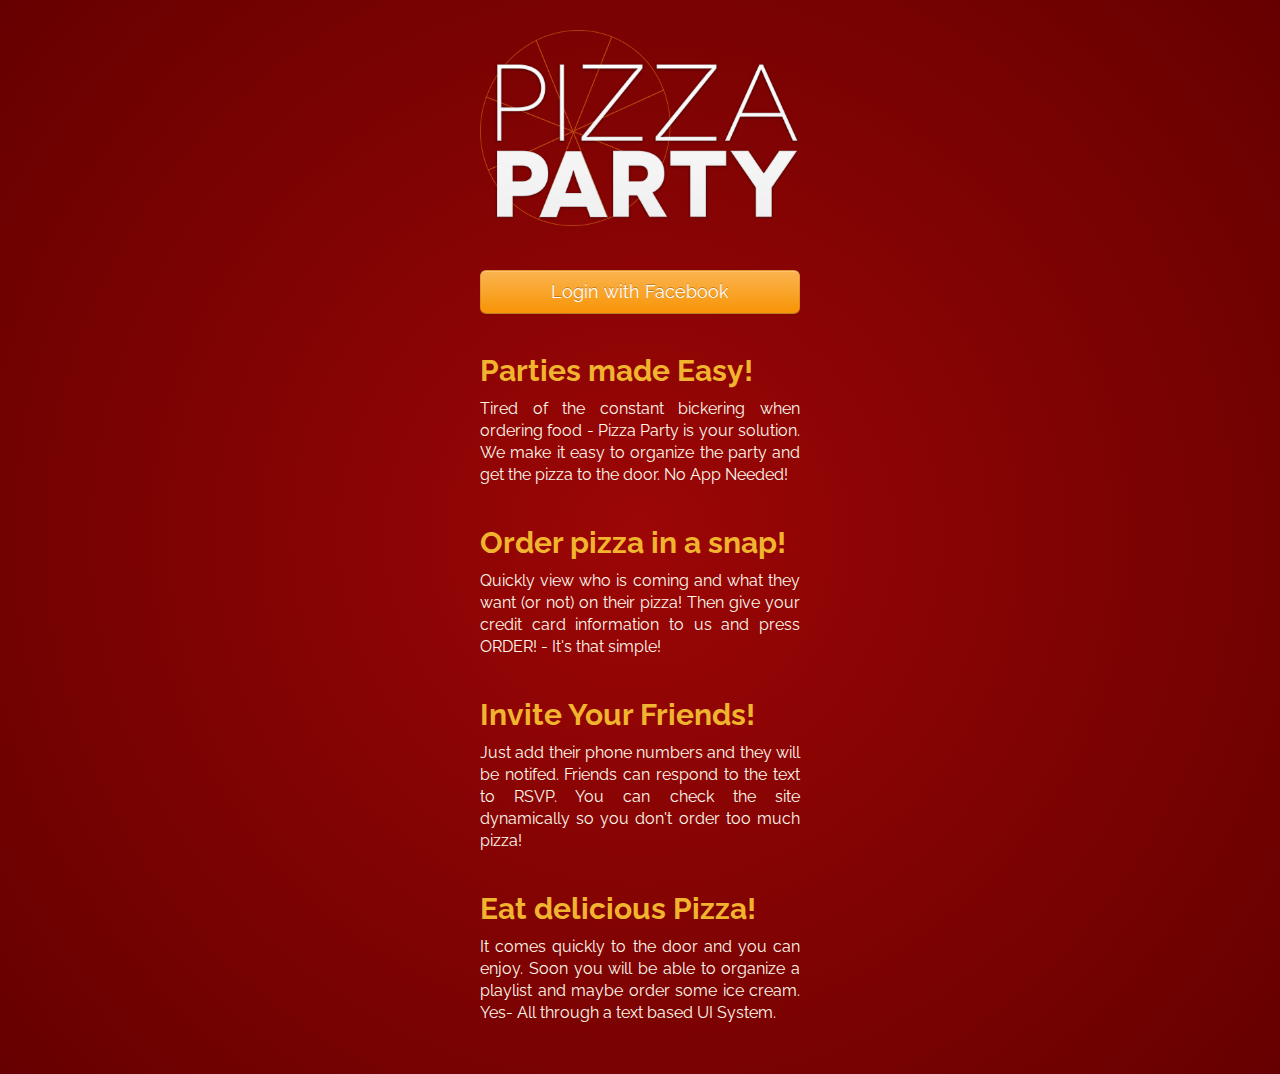
<file: index.html>
<!DOCTYPE html>
<html lang="en">
  <head>
    <meta charset="utf-8">
    <title>Pizza Party</title>
    <meta name="viewport" content="width=device-width, initial-scale=1.0">
    <meta name="description" content="">
    <meta name="author" content="">

    <!-- Le styles -->


    <link href="css/bootstrap.css" rel="stylesheet">
    <link href="css/bootstrap-responsive.css" rel="stylesheet">
    <link href="css/style.css" rel="stylesheet">

    <!-- HTML5 shim, for IE6-8 support of HTML5 elements -->
    <!--[if lt IE 9]>
      <script src="http://html5shim.googlecode.com/svn/trunk/html5.js"></script>
    <![endif]-->

    <!-- Fav and touch icons -->
    <link rel="apple-touch-icon-precomposed" sizes="144x144" href="../assets/ico/apple-touch-icon-144-precomposed.png">
    <link rel="apple-touch-icon-precomposed" sizes="114x114" href="../assets/ico/apple-touch-icon-114-precomposed.png">
      <link rel="apple-touch-icon-precomposed" sizes="72x72" href="../assets/ico/apple-touch-icon-72-precomposed.png">
                    <link rel="apple-touch-icon-precomposed" href="../assets/ico/apple-touch-icon-57-precomposed.png">
                                   <link rel="shortcut icon" href="../assets/ico/favicon.png">
  </head>

  <body class="step1">

    <div class="container-narrow">

      <header>
        <!-- Responsive Logo -->
      </header>



      <a type="button" class="btn btn-large btn-block btn-warning" data-loading-text="Loading..." href="reg.html">Login with Facebook</a>


      <div class="row">
        <div class="span">
          <h4>Parties made Easy!</h4>
          <p>
            Tired of the constant bickering when ordering food - Pizza Party is your solution. We make it easy to organize the party and get the pizza to the door. No App Needed!
          </p>
       </div>

               <div class="span">

          <h4>Order pizza in a snap!</h4>
          <p>
            Quickly view who is coming and what they want (or not) on their pizza! Then give your credit card information to us and press ORDER! - It's that simple!
          </p>
        </div>
        <div class="span">

          <h4>Invite Your Friends!</h4>
          <p>Just add their phone numbers and they will be notifed. Friends can respond to the text to RSVP. You can check the site dynamically so you don't order too much pizza!
          </p>
        </div>
        <div class="span">

          <h4>Eat delicious Pizza!</h4>
          <p>It comes quickly to the door and you can enjoy. Soon you will be able to organize a playlist and maybe order some ice cream. Yes- All through a text based UI System.</p>
          
        </div>
      </div>


    </div> <!-- /container -->

    <!-- Le javascript
    ================================================== -->
    <!-- Placed at the end of the document so the pages load faster -->
    <script src="js/jquery.js"></script>
    <script src="js/bootstrap.js"></script>


  </body>
</html>
</file>
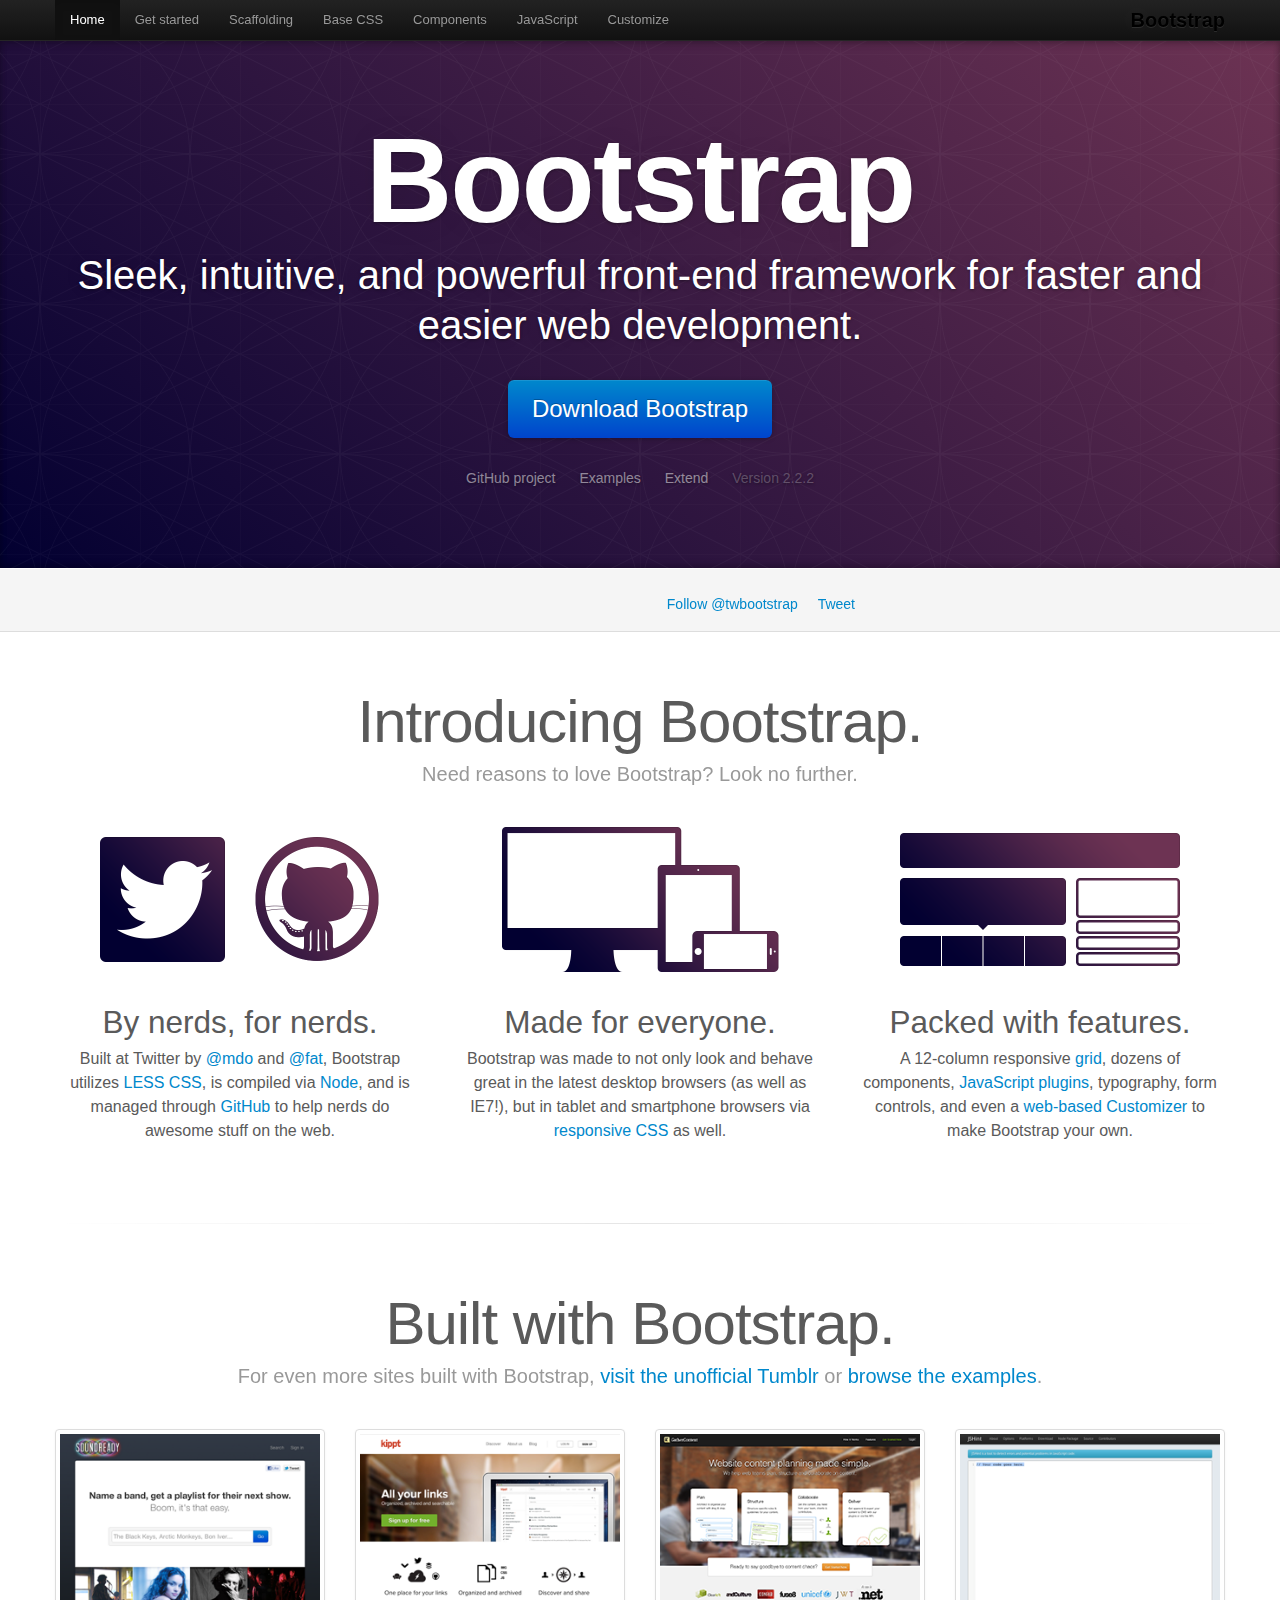
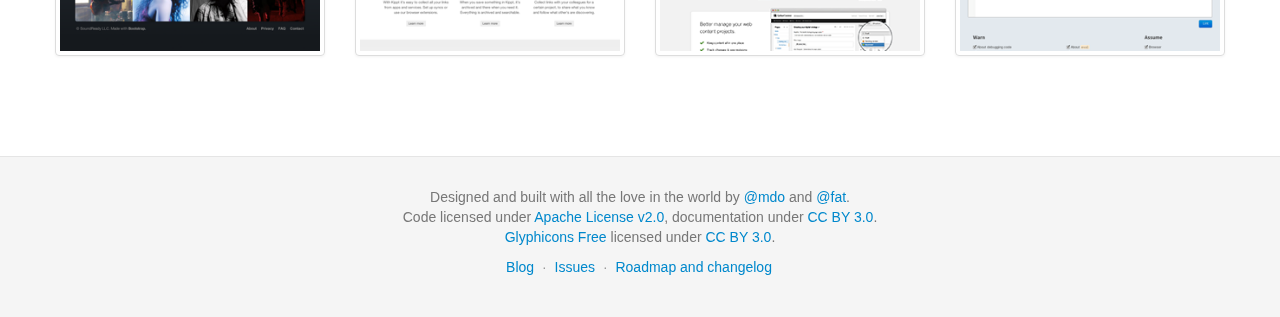
<file: docs/index.html>
<!DOCTYPE html>
<html lang="en">
  <head>
    <meta charset="utf-8">
    <title>Bootstrap</title>
    <meta name="viewport" content="width=device-width, initial-scale=1.0">
    <meta name="description" content="">
    <meta name="author" content="">

    <!-- Le styles -->
    <link href="assets/css/bootstrap.css" rel="stylesheet">
    <link href="assets/css/bootstrap-responsive.css" rel="stylesheet">
    <link href="assets/css/docs.css" rel="stylesheet">
    <link href="assets/js/google-code-prettify/prettify.css" rel="stylesheet">

    <!-- Le HTML5 shim, for IE6-8 support of HTML5 elements -->
    <!--[if lt IE 9]>
      <script src="http://html5shim.googlecode.com/svn/trunk/html5.js"></script>
    <![endif]-->

    <!-- Le fav and touch icons -->
    <link rel="apple-touch-icon-precomposed" sizes="144x144" href="assets/ico/apple-touch-icon-144-precomposed.png">
    <link rel="apple-touch-icon-precomposed" sizes="114x114" href="assets/ico/apple-touch-icon-114-precomposed.png">
      <link rel="apple-touch-icon-precomposed" sizes="72x72" href="assets/ico/apple-touch-icon-72-precomposed.png">
                    <link rel="apple-touch-icon-precomposed" href="assets/ico/apple-touch-icon-57-precomposed.png">
                                   <link rel="shortcut icon" href="assets/ico/favicon.png">

  </head>

  <body data-spy="scroll" data-target=".bs-docs-sidebar">

    <!-- Navbar
    ================================================== -->
    <div class="navbar navbar-inverse navbar-fixed-top">
      <div class="navbar-inner">
        <div class="container">
          <button type="button" class="btn btn-navbar" data-toggle="collapse" data-target=".nav-collapse">
            <span class="icon-bar"></span>
            <span class="icon-bar"></span>
            <span class="icon-bar"></span>
          </button>
          <a class="brand" href="./index.html">Bootstrap</a>
          <div class="nav-collapse collapse">
            <ul class="nav">
              <li class="active">
                <a href="./index.html">Home</a>
              </li>
              <li class="">
                <a href="./getting-started.html">Get started</a>
              </li>
              <li class="">
                <a href="./scaffolding.html">Scaffolding</a>
              </li>
              <li class="">
                <a href="./base-css.html">Base CSS</a>
              </li>
              <li class="">
                <a href="./components.html">Components</a>
              </li>
              <li class="">
                <a href="./javascript.html">JavaScript</a>
              </li>
              <li class="">
                <a href="./customize.html">Customize</a>
              </li>
            </ul>
          </div>
        </div>
      </div>
    </div>

<div class="jumbotron masthead">
  <div class="container">
    <h1>Bootstrap</h1>
    <p>Sleek, intuitive, and powerful front-end framework for faster and easier web development.</p>
    <p>
      <a href="assets/bootstrap.zip" class="btn btn-primary btn-large" >Download Bootstrap</a>
    </p>
    <ul class="masthead-links">
      <li>
        <a href="http://github.com/twitter/bootstrap" >GitHub project</a>
      </li>
      <li>
        <a href="./getting-started.html#examples" >Examples</a>
      </li>
      <li>
        <a href="./extend.html" >Extend</a>
      </li>
      <li>
        Version 2.2.2
      </li>
    </ul>
  </div>
</div>

<div class="bs-docs-social">
  <div class="container">
    <ul class="bs-docs-social-buttons">
      <li>
        <iframe class="github-btn" src="http://ghbtns.com/github-btn.html?user=twitter&repo=bootstrap&type=watch&count=true" allowtransparency="true" frameborder="0" scrolling="0" width="100px" height="20px"></iframe>
      </li>
      <li>
        <iframe class="github-btn" src="http://ghbtns.com/github-btn.html?user=twitter&repo=bootstrap&type=fork&count=true" allowtransparency="true" frameborder="0" scrolling="0" width="102px" height="20px"></iframe>
      </li>
      <li class="follow-btn">
        <a href="https://twitter.com/twbootstrap" class="twitter-follow-button" data-link-color="#0069D6" data-show-count="true">Follow @twbootstrap</a>
      </li>
      <li class="tweet-btn">
        <a href="https://twitter.com/share" class="twitter-share-button" data-url="http://twitter.github.com/bootstrap/" data-count="horizontal" data-via="twbootstrap" data-related="mdo:Creator of Twitter Bootstrap">Tweet</a>
      </li>
    </ul>
  </div>
</div>

<div class="container">

  <div class="marketing">

    <h1>Introducing Bootstrap.</h1>
    <p class="marketing-byline">Need reasons to love Bootstrap? Look no further.</p>

    <div class="row-fluid">
      <div class="span4">
        <img class="marketing-img" src="assets/img/bs-docs-twitter-github.png">
        <h2>By nerds, for nerds.</h2>
        <p>Built at Twitter by <a href="http://twitter.com/mdo">@mdo</a> and <a href="http://twitter.com/fat">@fat</a>, Bootstrap utilizes <a href="http://lesscss.org">LESS CSS</a>, is compiled via <a href="http://nodejs.org">Node</a>, and is managed through <a href="http://github.com">GitHub</a> to help nerds do awesome stuff on the web.</p>
      </div>
      <div class="span4">
        <img class="marketing-img" src="assets/img/bs-docs-responsive-illustrations.png">
        <h2>Made for everyone.</h2>
        <p>Bootstrap was made to not only look and behave great in the latest desktop browsers (as well as IE7!), but in tablet and smartphone browsers via <a href="./scaffolding.html#responsive">responsive CSS</a> as well.</p>
      </div>
      <div class="span4">
        <img class="marketing-img" src="assets/img/bs-docs-bootstrap-features.png">
        <h2>Packed with features.</h2>
        <p>A 12-column responsive <a href="./scaffolding.html#gridSystem">grid</a>, dozens of components, <a href="./javascript.html">JavaScript plugins</a>, typography, form controls, and even a <a href="./customize.html">web-based Customizer</a> to make Bootstrap your own.</p>
      </div>
    </div>

    <hr class="soften">

    <h1>Built with Bootstrap.</h1>
    <p class="marketing-byline">For even more sites built with Bootstrap, <a href="http://builtwithbootstrap.tumblr.com/" target="_blank">visit the unofficial Tumblr</a> or <a href="./getting-started.html#examples">browse the examples</a>.</p>
    <div class="row-fluid">
      <ul class="thumbnails example-sites">
        <li class="span3">
          <a class="thumbnail" href="http://soundready.fm/" target="_blank">
            <img src="assets/img/example-sites/soundready.png" alt="SoundReady.fm">
          </a>
        </li>
        <li class="span3">
          <a class="thumbnail" href="http://kippt.com/" target="_blank">
            <img src="assets/img/example-sites/kippt.png" alt="Kippt">
          </a>
        </li>
        <li class="span3">
          <a class="thumbnail" href="http://www.gathercontent.com/" target="_blank">
            <img src="assets/img/example-sites/gathercontent.png" alt="Gather Content">
          </a>
        </li>
        <li class="span3">
          <a class="thumbnail" href="http://www.jshint.com/" target="_blank">
            <img src="assets/img/example-sites/jshint.png" alt="JS Hint">
          </a>
        </li>
      </ul>
     </div>

  </div>

</div>



    <!-- Footer
    ================================================== -->
    <footer class="footer">
      <div class="container">
        <p>Designed and built with all the love in the world by <a href="http://twitter.com/mdo" target="_blank">@mdo</a> and <a href="http://twitter.com/fat" target="_blank">@fat</a>.</p>
        <p>Code licensed under <a href="http://www.apache.org/licenses/LICENSE-2.0" target="_blank">Apache License v2.0</a>, documentation under <a href="http://creativecommons.org/licenses/by/3.0/">CC BY 3.0</a>.</p>
        <p><a href="http://glyphicons.com">Glyphicons Free</a> licensed under <a href="http://creativecommons.org/licenses/by/3.0/">CC BY 3.0</a>.</p>
        <ul class="footer-links">
          <li><a href="http://blog.getbootstrap.com">Blog</a></li>
          <li class="muted">&middot;</li>
          <li><a href="https://github.com/twitter/bootstrap/issues?state=open">Issues</a></li>
          <li class="muted">&middot;</li>
          <li><a href="https://github.com/twitter/bootstrap/wiki">Roadmap and changelog</a></li>
        </ul>
      </div>
    </footer>



    <!-- Le javascript
    ================================================== -->
    <!-- Placed at the end of the document so the pages load faster -->
    <script type="text/javascript" src="http://platform.twitter.com/widgets.js"></script>
    <script src="assets/js/jquery.js"></script>
    <script src="assets/js/bootstrap-transition.js"></script>
    <script src="assets/js/bootstrap-alert.js"></script>
    <script src="assets/js/bootstrap-modal.js"></script>
    <script src="assets/js/bootstrap-dropdown.js"></script>
    <script src="assets/js/bootstrap-scrollspy.js"></script>
    <script src="assets/js/bootstrap-tab.js"></script>
    <script src="assets/js/bootstrap-tooltip.js"></script>
    <script src="assets/js/bootstrap-popover.js"></script>
    <script src="assets/js/bootstrap-button.js"></script>
    <script src="assets/js/bootstrap-collapse.js"></script>
    <script src="assets/js/bootstrap-carousel.js"></script>
    <script src="assets/js/bootstrap-typeahead.js"></script>
    <script src="assets/js/bootstrap-affix.js"></script>

    <script src="assets/js/holder/holder.js"></script>
    <script src="assets/js/google-code-prettify/prettify.js"></script>

    <script src="assets/js/application.js"></script>



  </body>
</html>
</file>
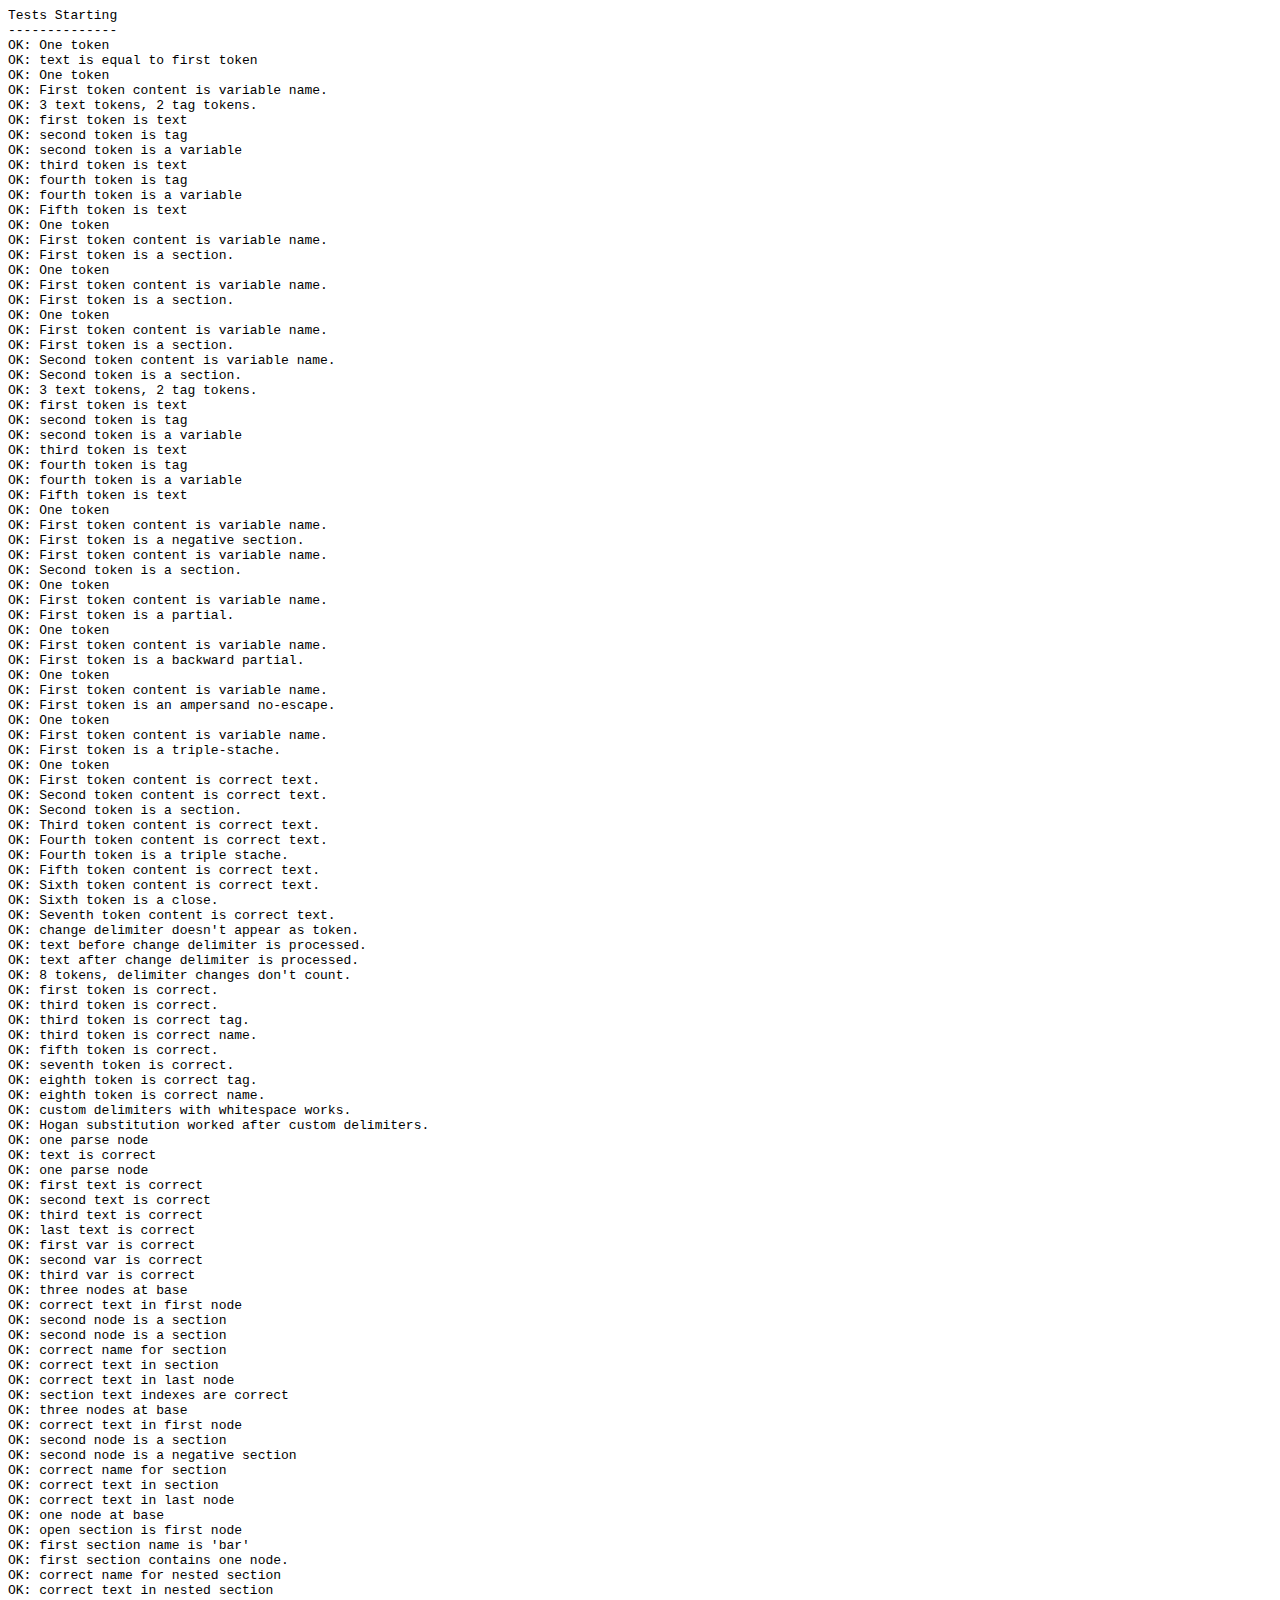
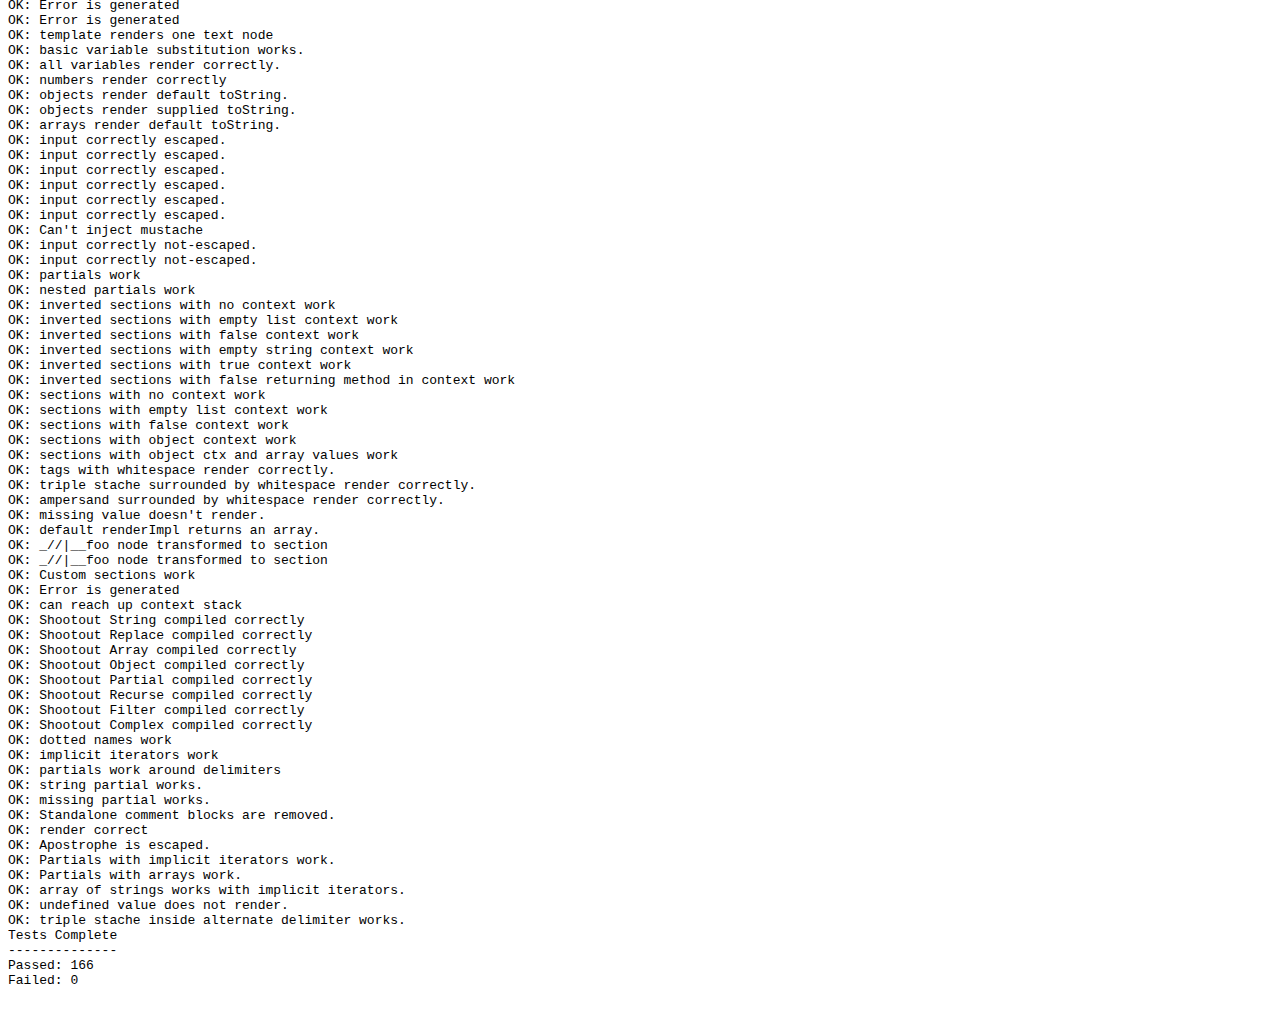
<file: docs/build/node_modules/hogan.js/test/index.html>
<html>
<head>
	<title>test</title>
	<script src="https://raw.github.com/douglascrockford/JSON-js/master/json2.js"></script>
</head>
<body>
  <code id="console"></code>
  <script>var Hogan = {};</script>
  <script src="../lib/template.js"></script>
  <script src="../lib/compiler.js"></script>
  <script src="./index.js"></script>
</body>
</html>
</file>
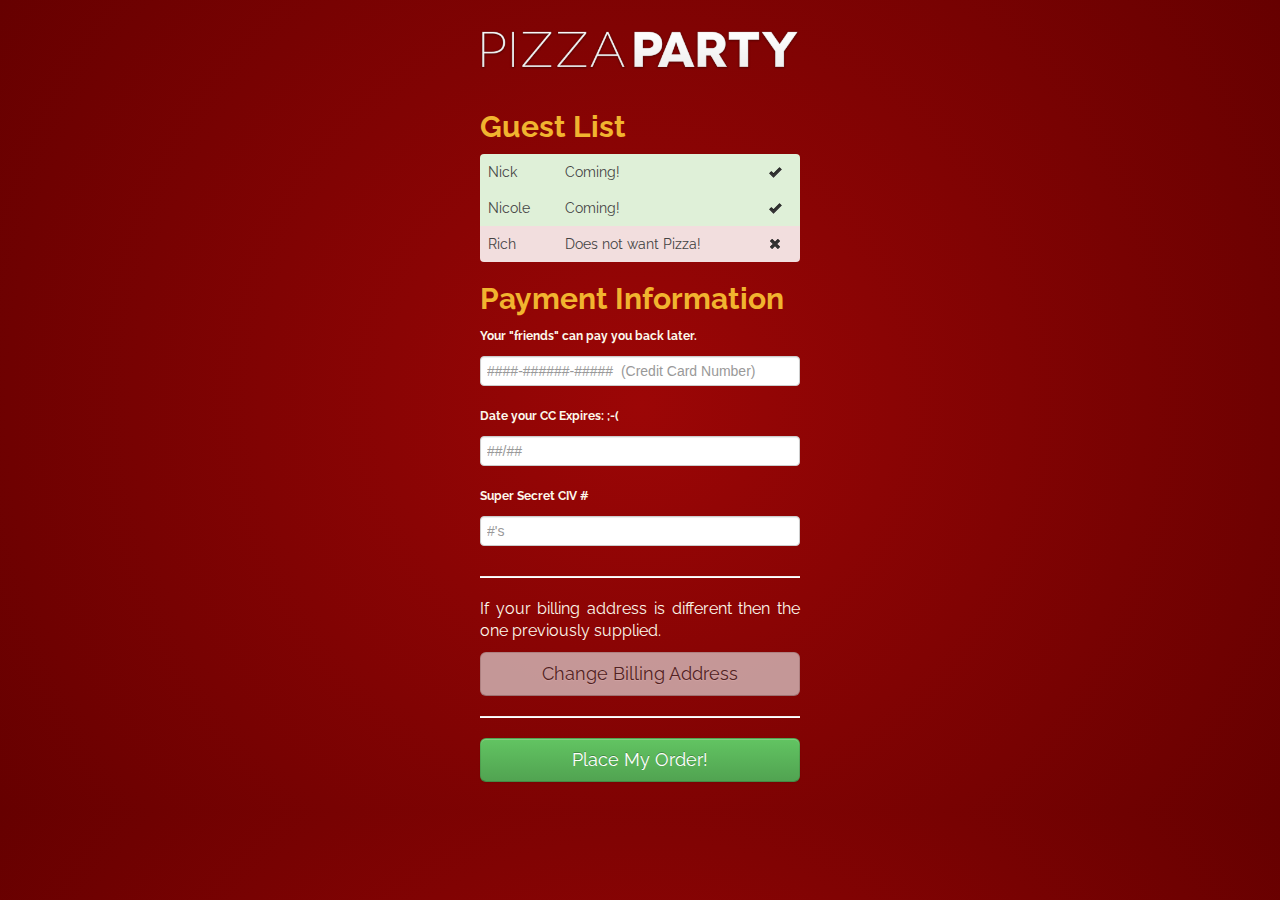
<file: maketheparty.html>
<!DOCTYPE html>
<html lang="en">
  <head>
    <meta charset="utf-8">
    <title>Pizza Party</title>
    <meta name="viewport" content="width=device-width, initial-scale=1.0">
    <meta name="description" content="">
    <meta name="author" content="">

    <!-- Le styles -->
    <link href="css/bootstrap.css" rel="stylesheet">
    <link href="css/bootstrap-responsive.css" rel="stylesheet">
    <link href="css/style.css" rel="stylesheet">


    <!-- HTML5 shim, for IE6-8 support of HTML5 elements -->
    <!--[if lt IE 9]>
      <script src="http://html5shim.googlecode.com/svn/trunk/html5.js"></script>
    <![endif]-->

    <!-- Fav and touch icons -->
    <link rel="apple-touch-icon-precomposed" sizes="144x144" href="../assets/ico/apple-touch-icon-144-precomposed.png">
    <link rel="apple-touch-icon-precomposed" sizes="114x114" href="../assets/ico/apple-touch-icon-114-precomposed.png">
      <link rel="apple-touch-icon-precomposed" sizes="72x72" href="ico/apple-touch-icon-72-precomposed.png">
                    <link rel="apple-touch-icon-precomposed" href="../assets/ico/apple-touch-icon-57-precomposed.png">
                                   <link rel="shortcut icon" href="../assets/ico/favicon.png">
  </head>

  <body class="step3">

    <div class="container-narrow">

<header>

</header>

        <h4>Guest List</h4>
        <table class="table table-bordered">
          <tr class="success">
              <td>Nick</td>
              <td> Coming!</td>
                            <td><i class="icon-ok"></i></td>

          </tr>
          <tr class="success">
              <td>Nicole</td>
              <td>Coming!</td>
              <td><i class="icon-ok"></i></td>
          </tr>
          <tr class="error">
              <td>Rich</td>
              <td>Does not want Pizza!</td>
              <td><i class="icon-remove"></i></td>

          </tr>

        </table>
  
        <h4>Payment Information</h4>
            <h6>
            Your "friends" can pay you back later.
           </h6>
        <input type="text" class="input-block-level" placeholder="####-######-#####  (Credit Card Number)">
            <h6>
              Date your CC Expires: ;-(
            </h6>
          <input type="text" class="input-block-level" placeholder="##/##">
             <h6>
              Super Secret CIV #
            </h6>
          <input type="text" class="input-block-level" placeholder="#'s">

        
      </form>

<hr>

      <p>If your billing address is different then the one previously supplied.</p>
      <a class='btn btn-large btn-block disabled' href="#">Change Billing Address</a>
<hr>

        <a class='btn btn-large btn-block btn-success' href="#">Place My Order!</a>


    </div> 

  </body>
</html>
</file>
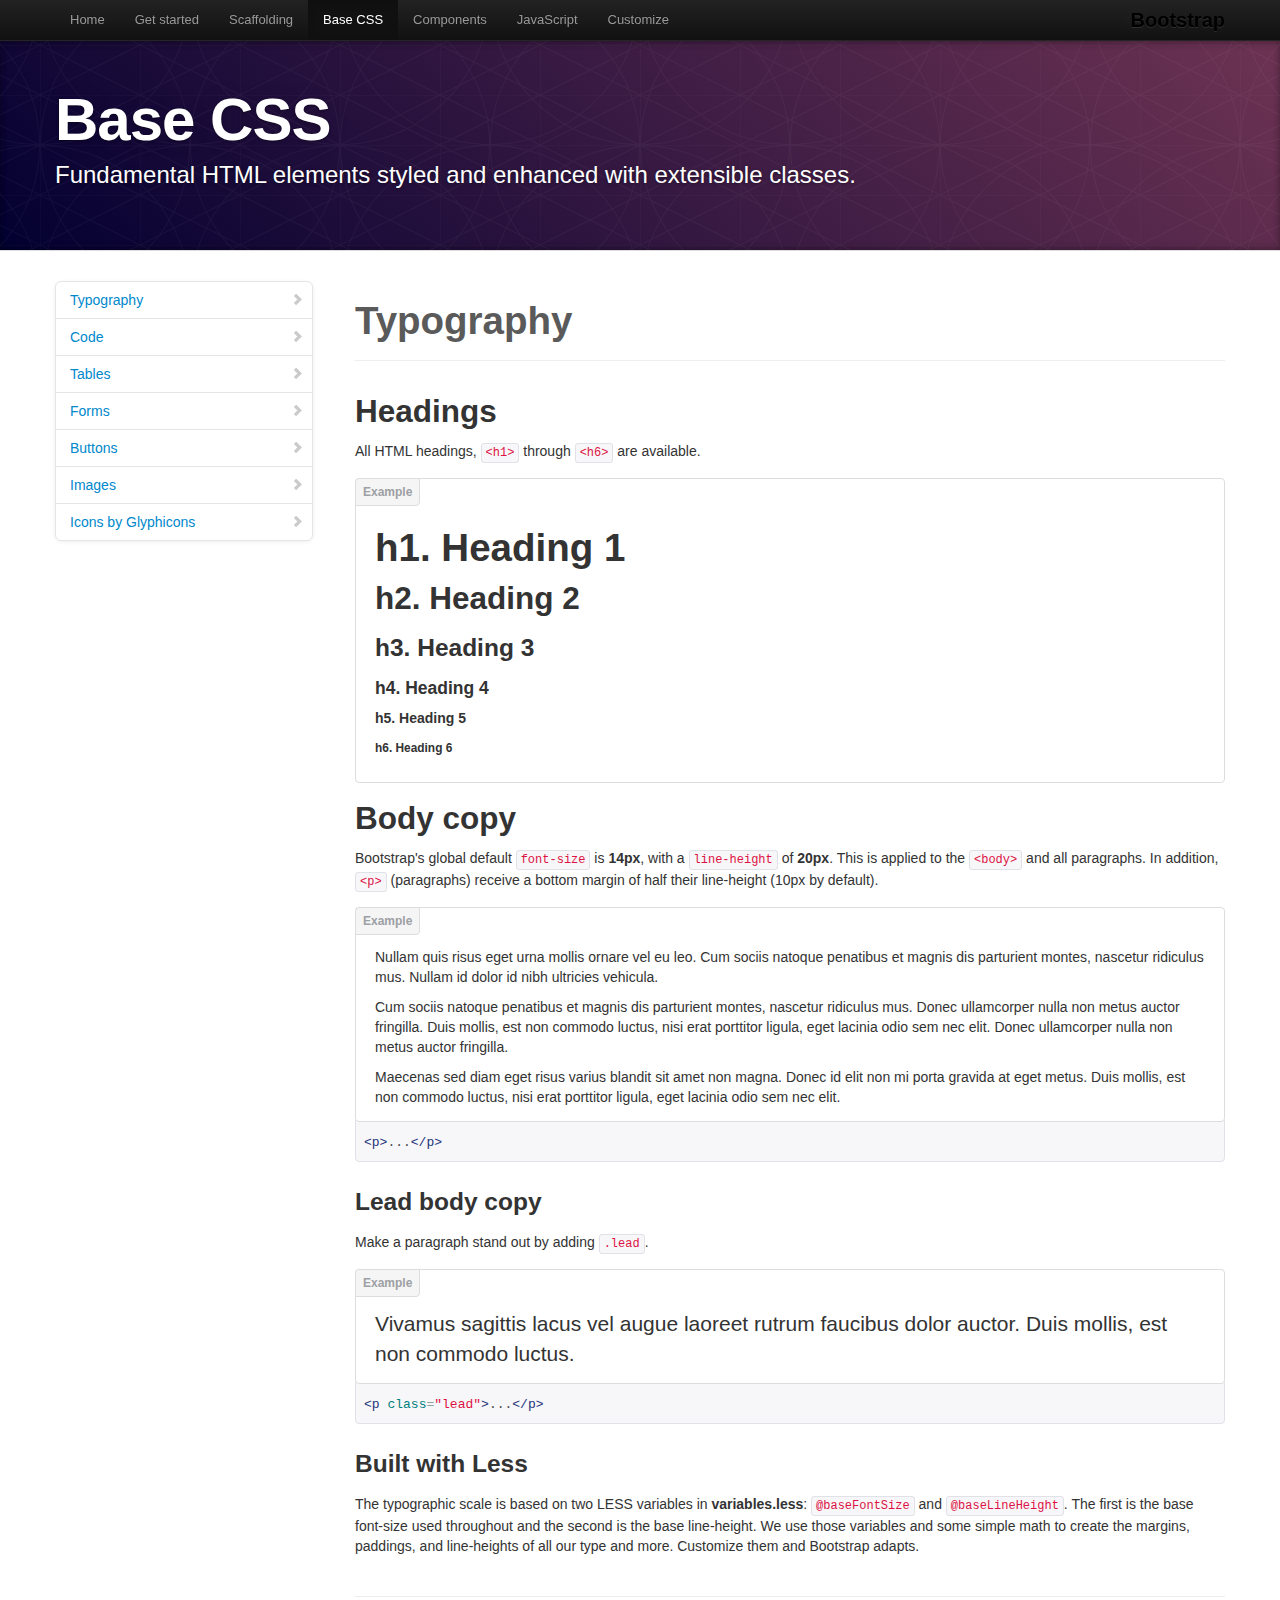
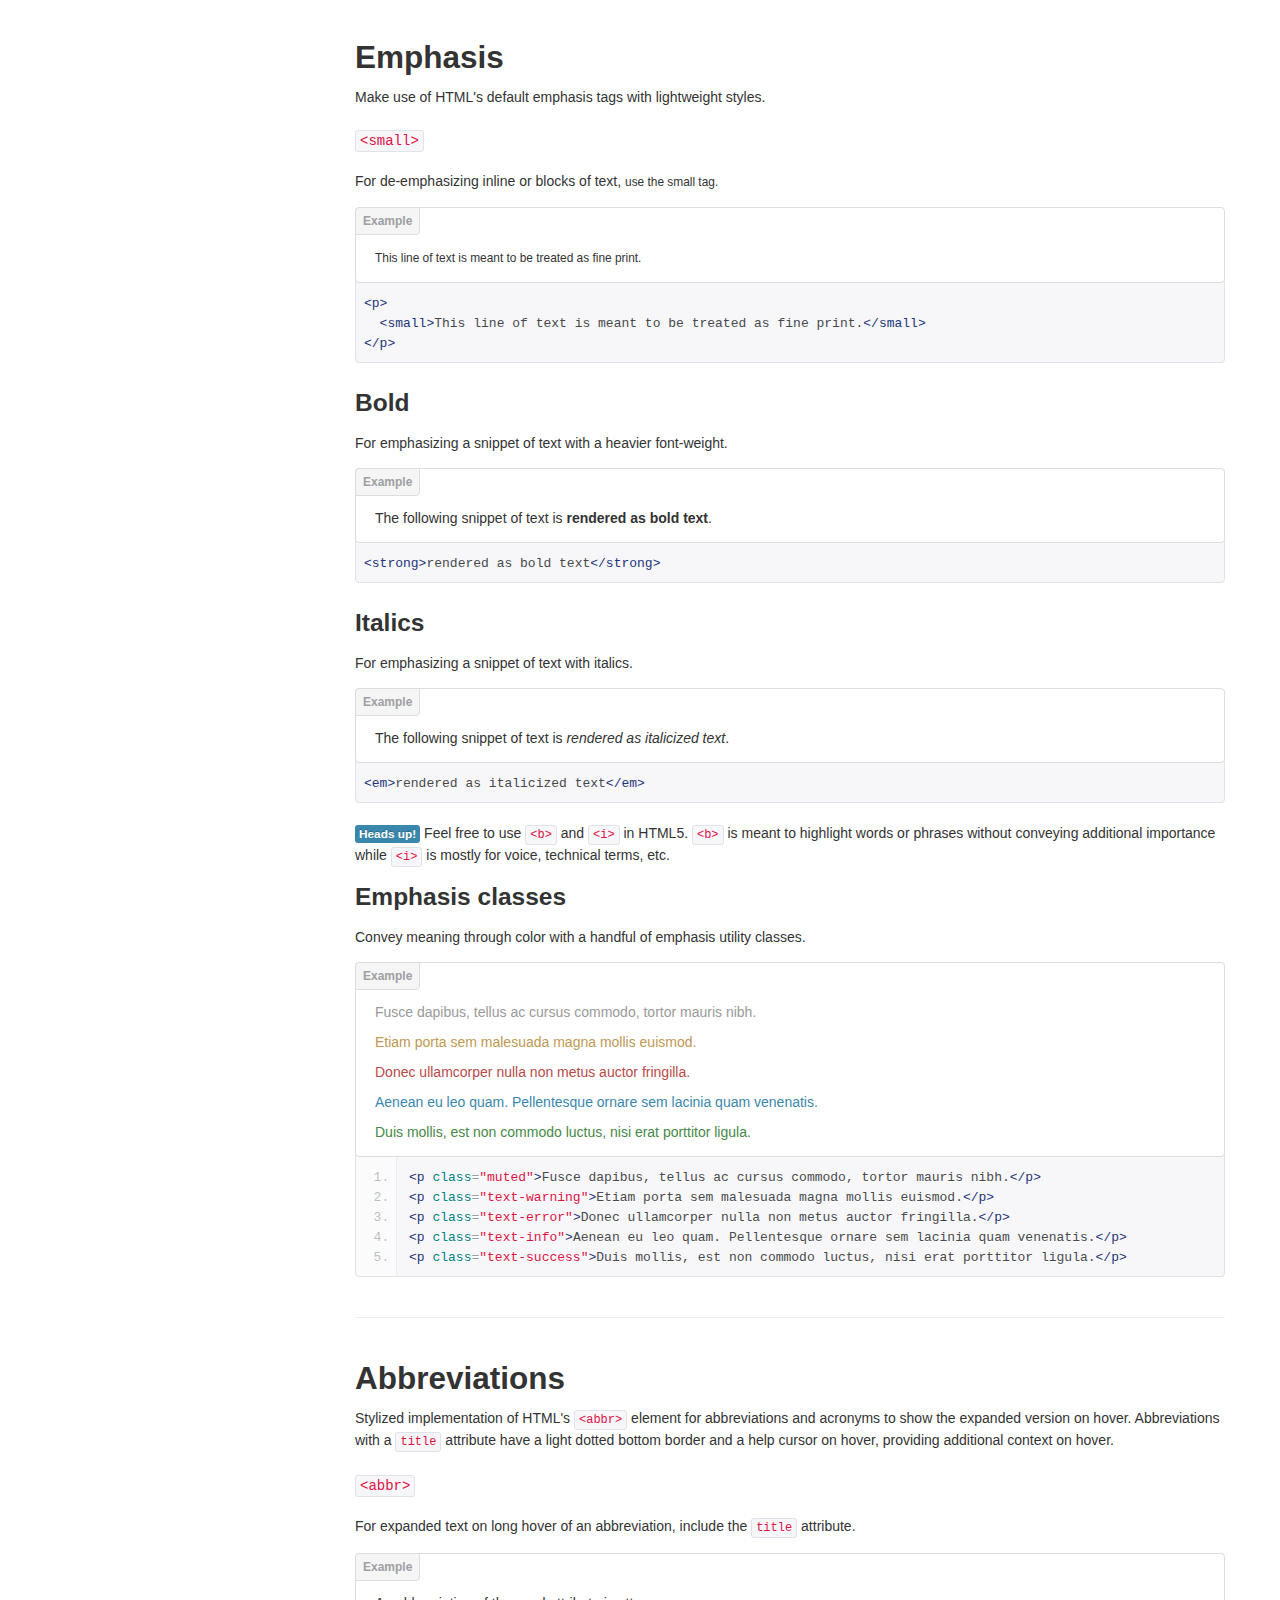
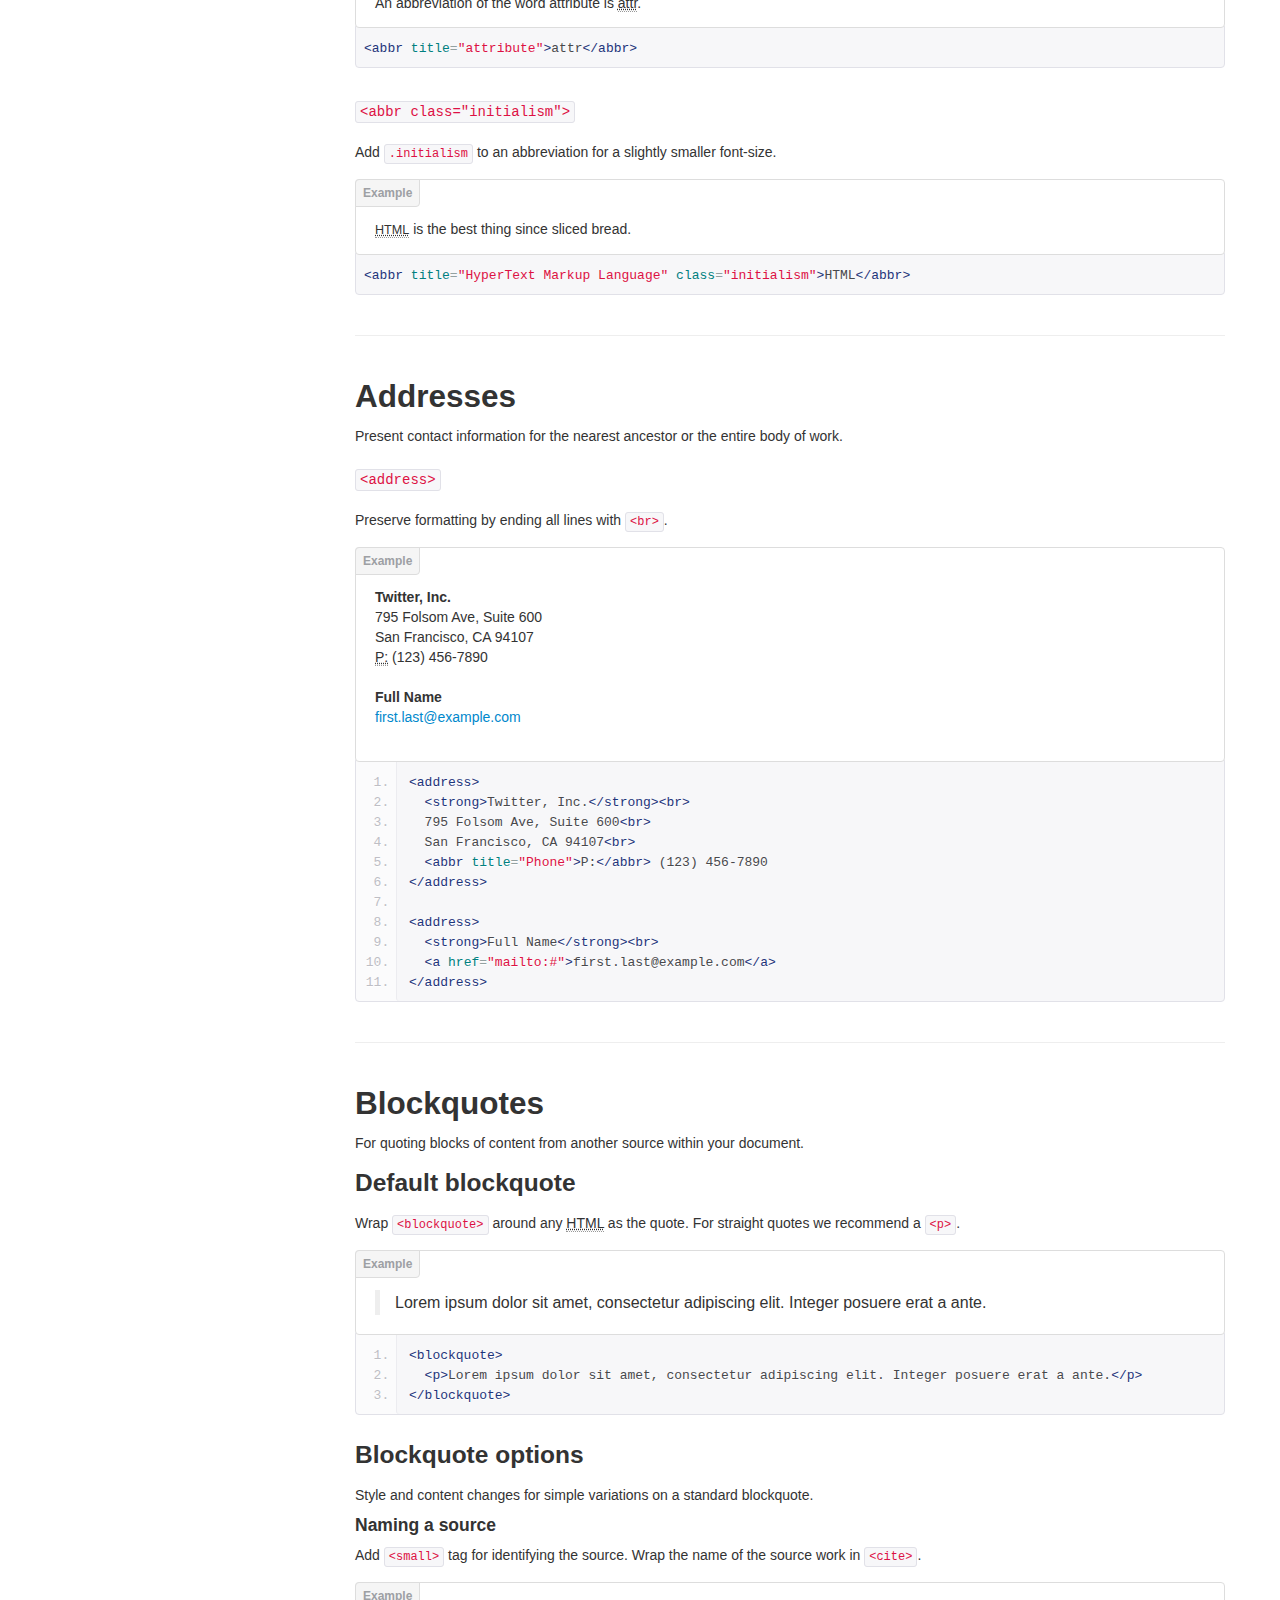
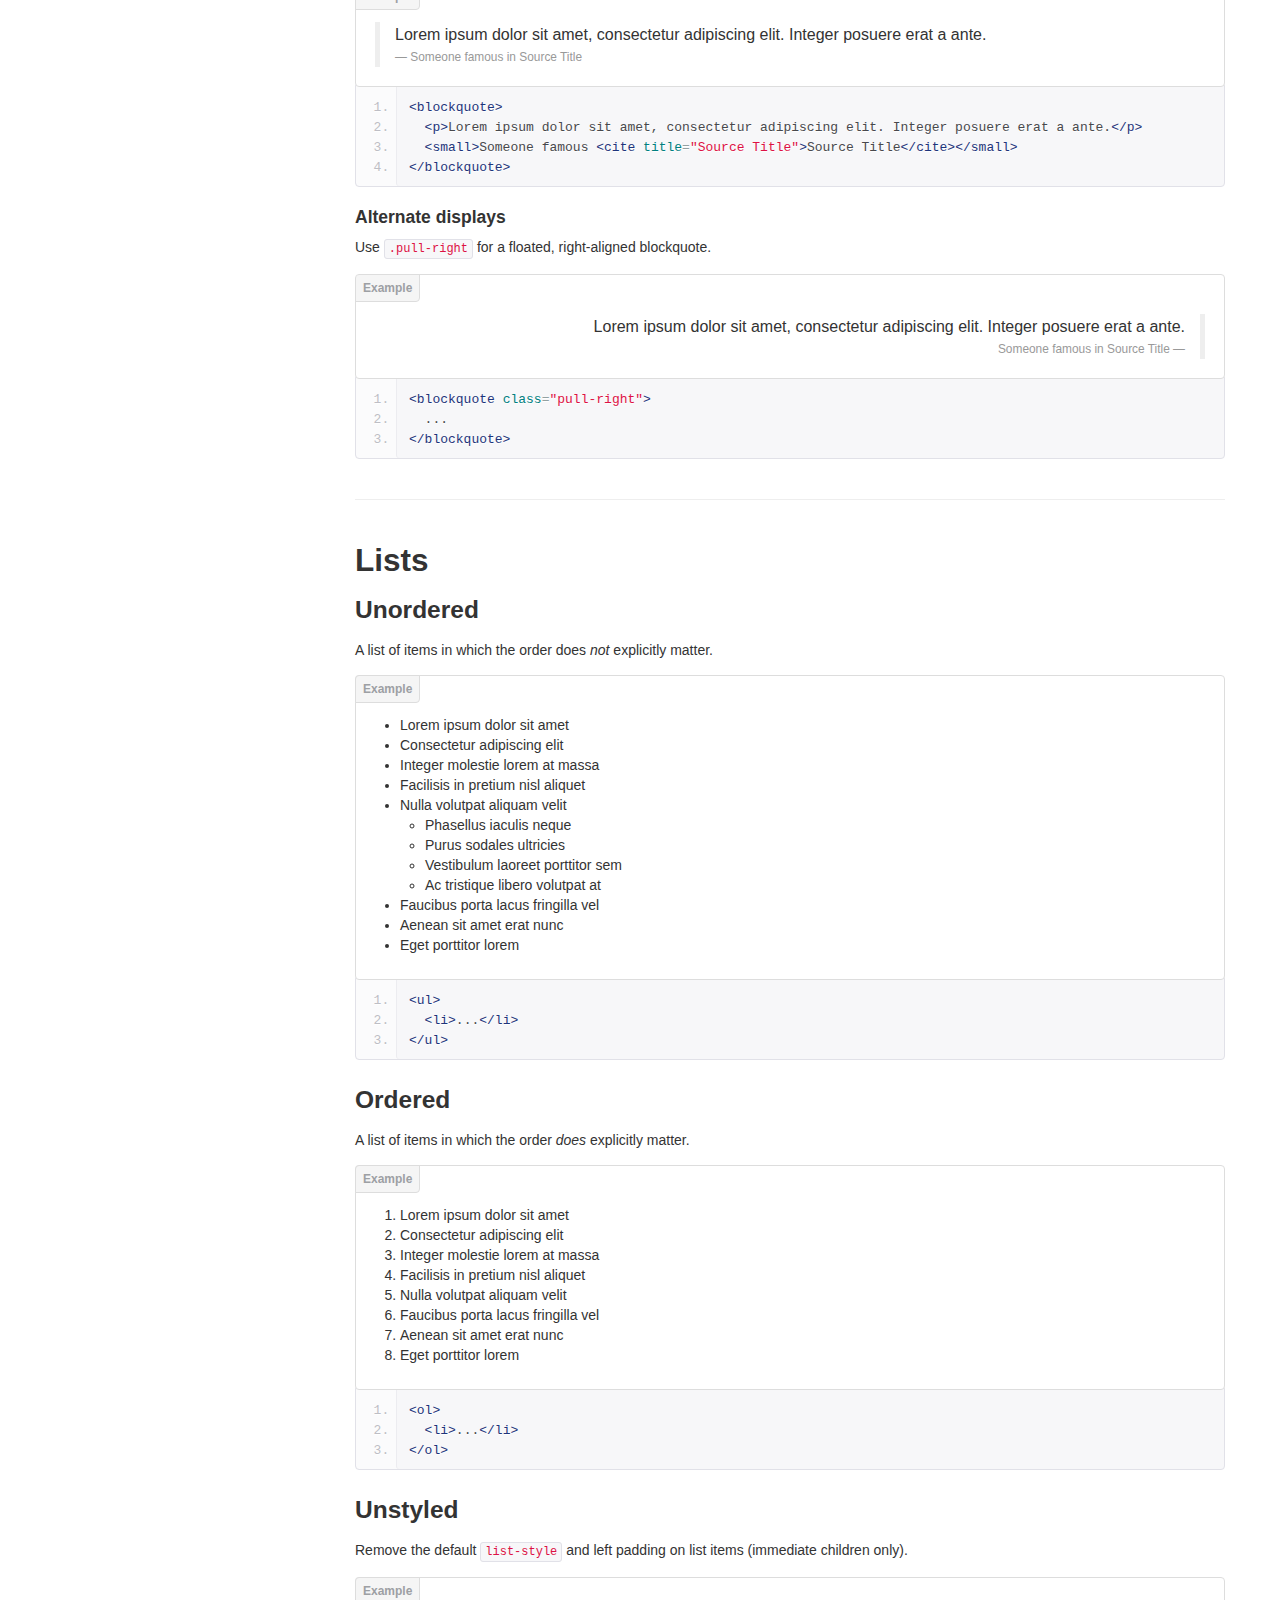
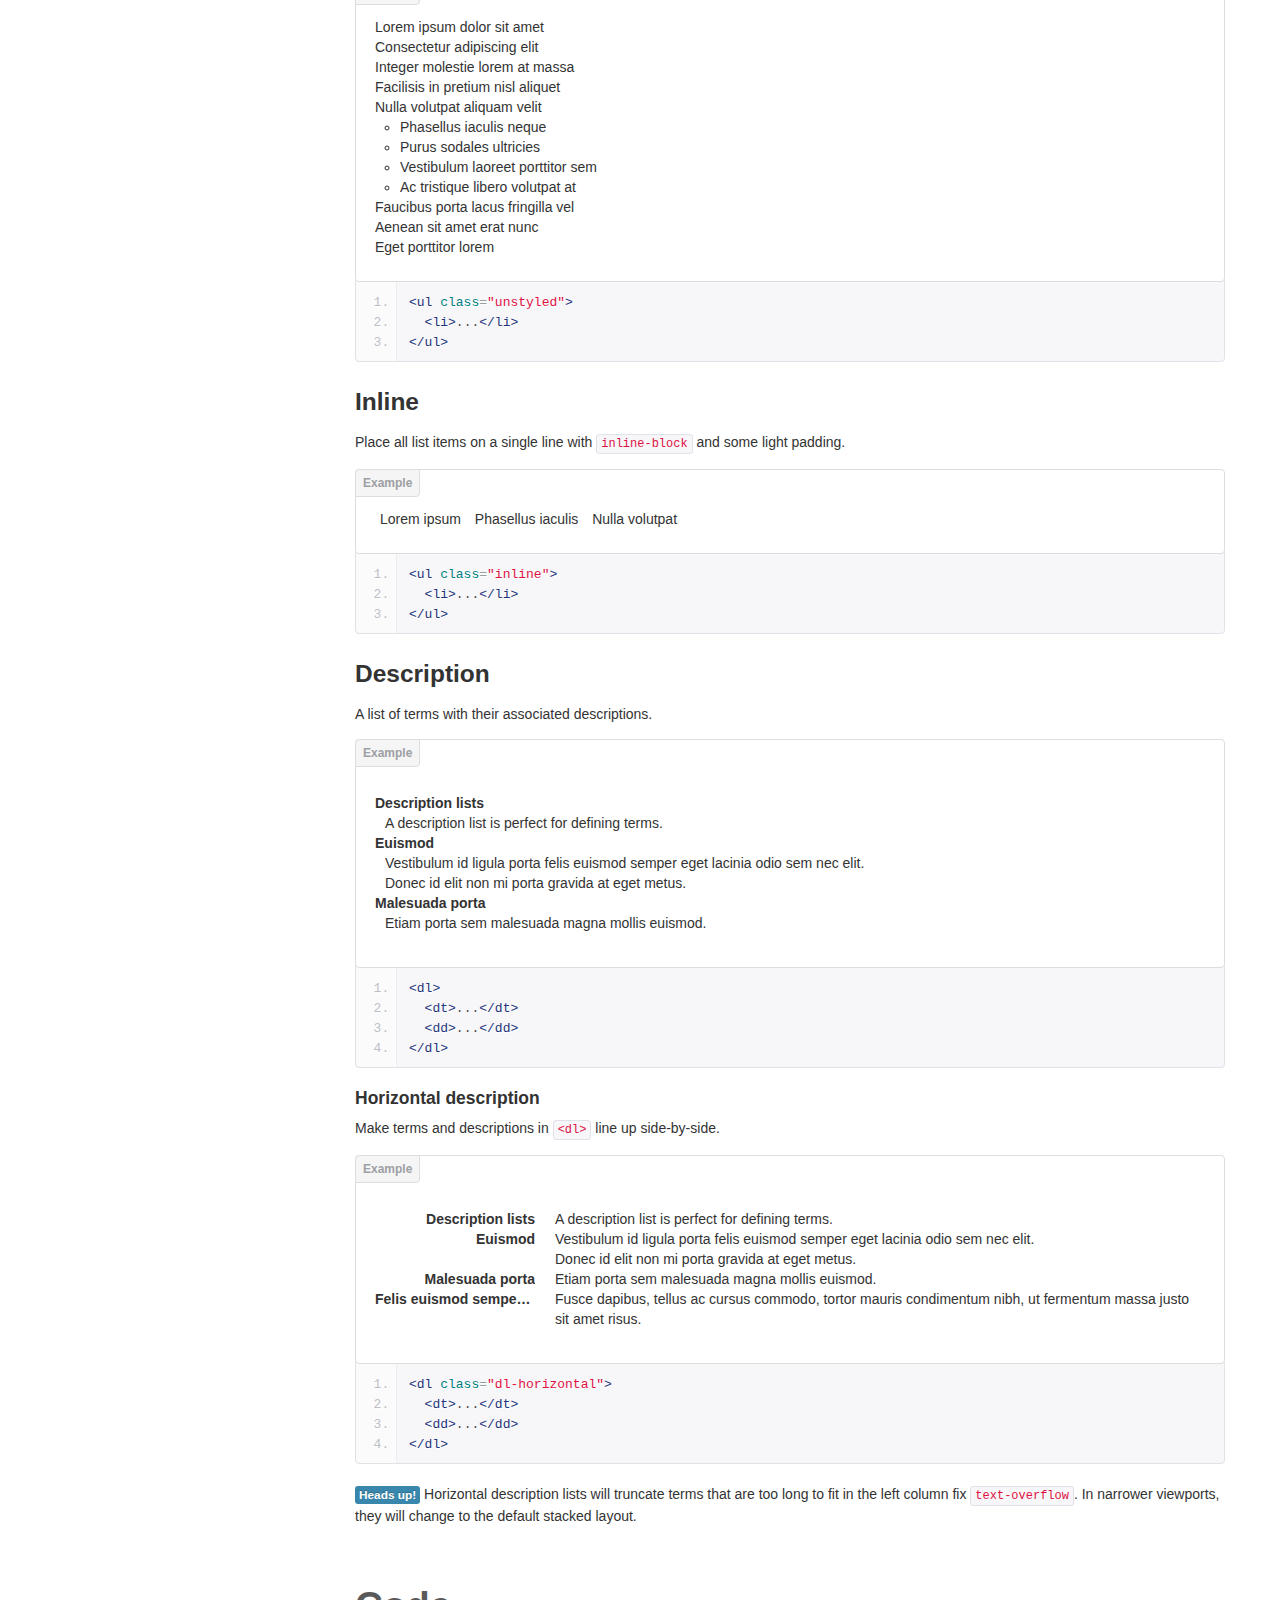
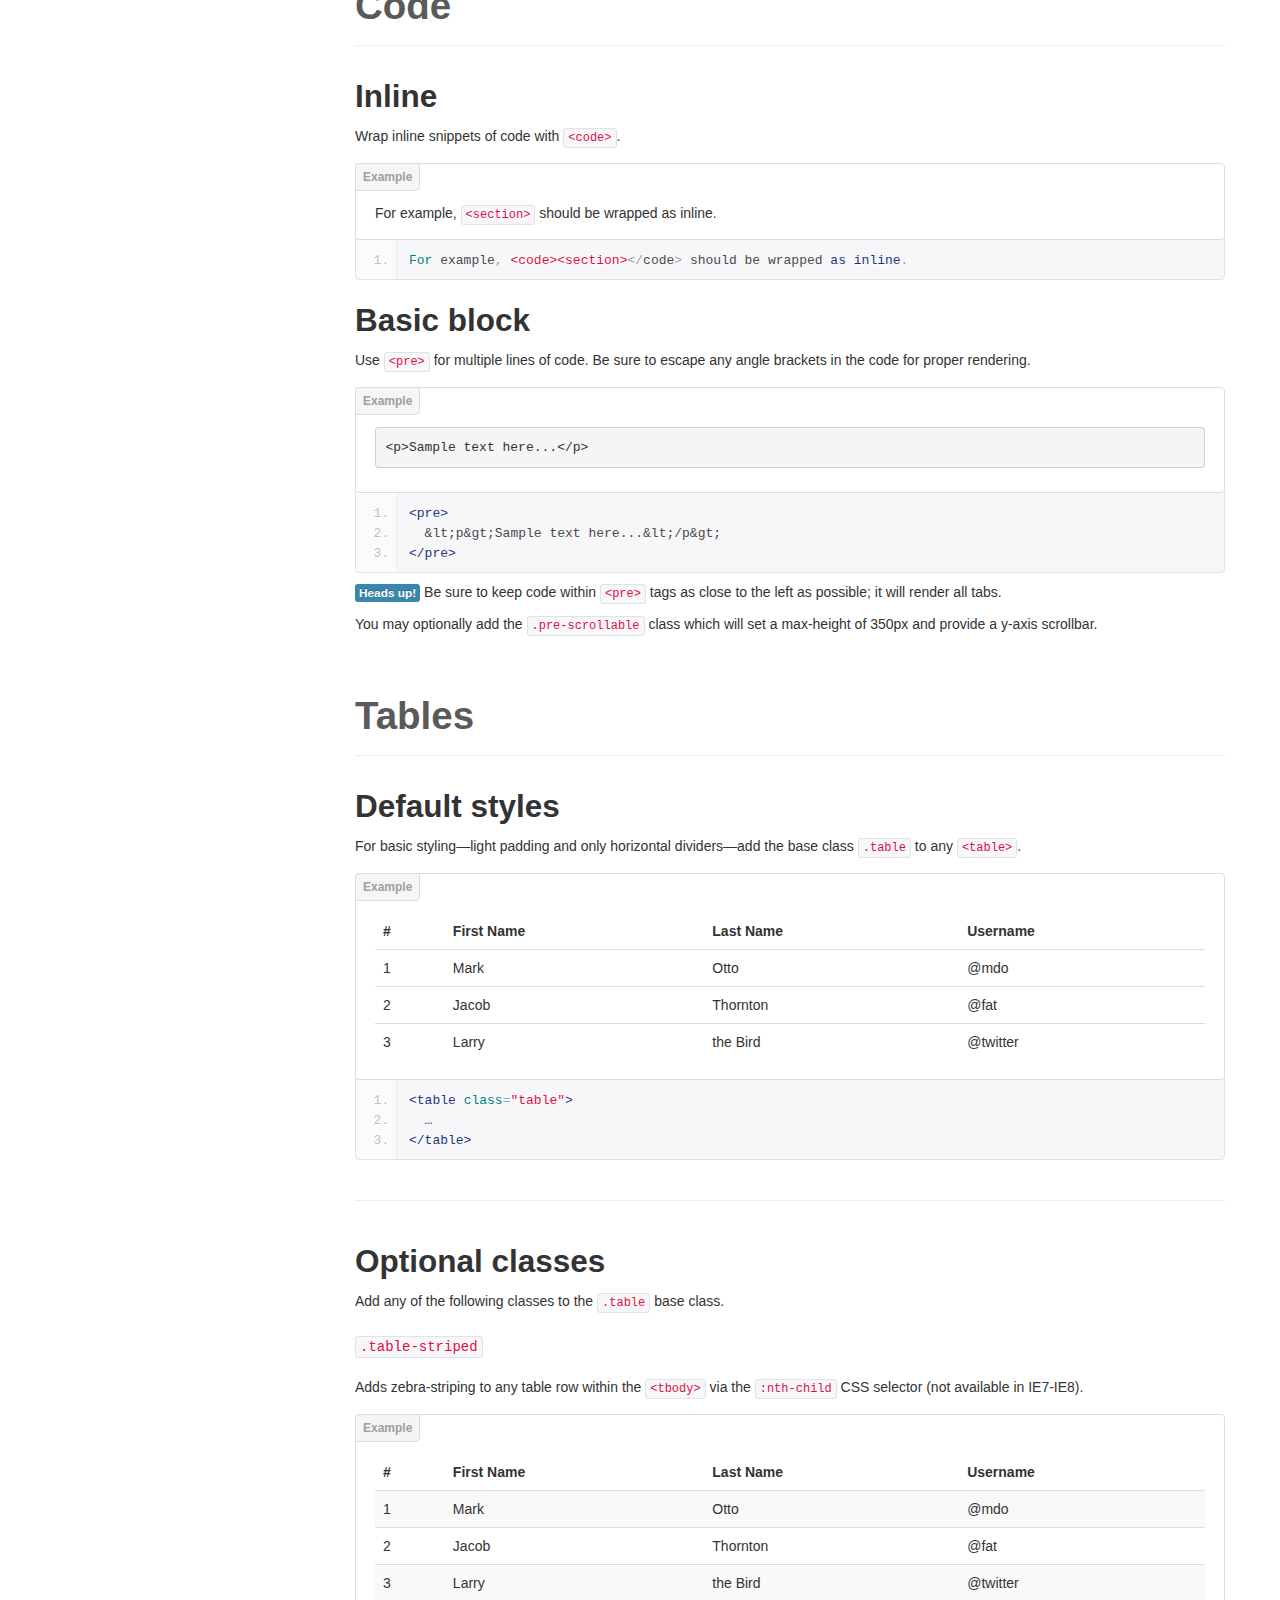
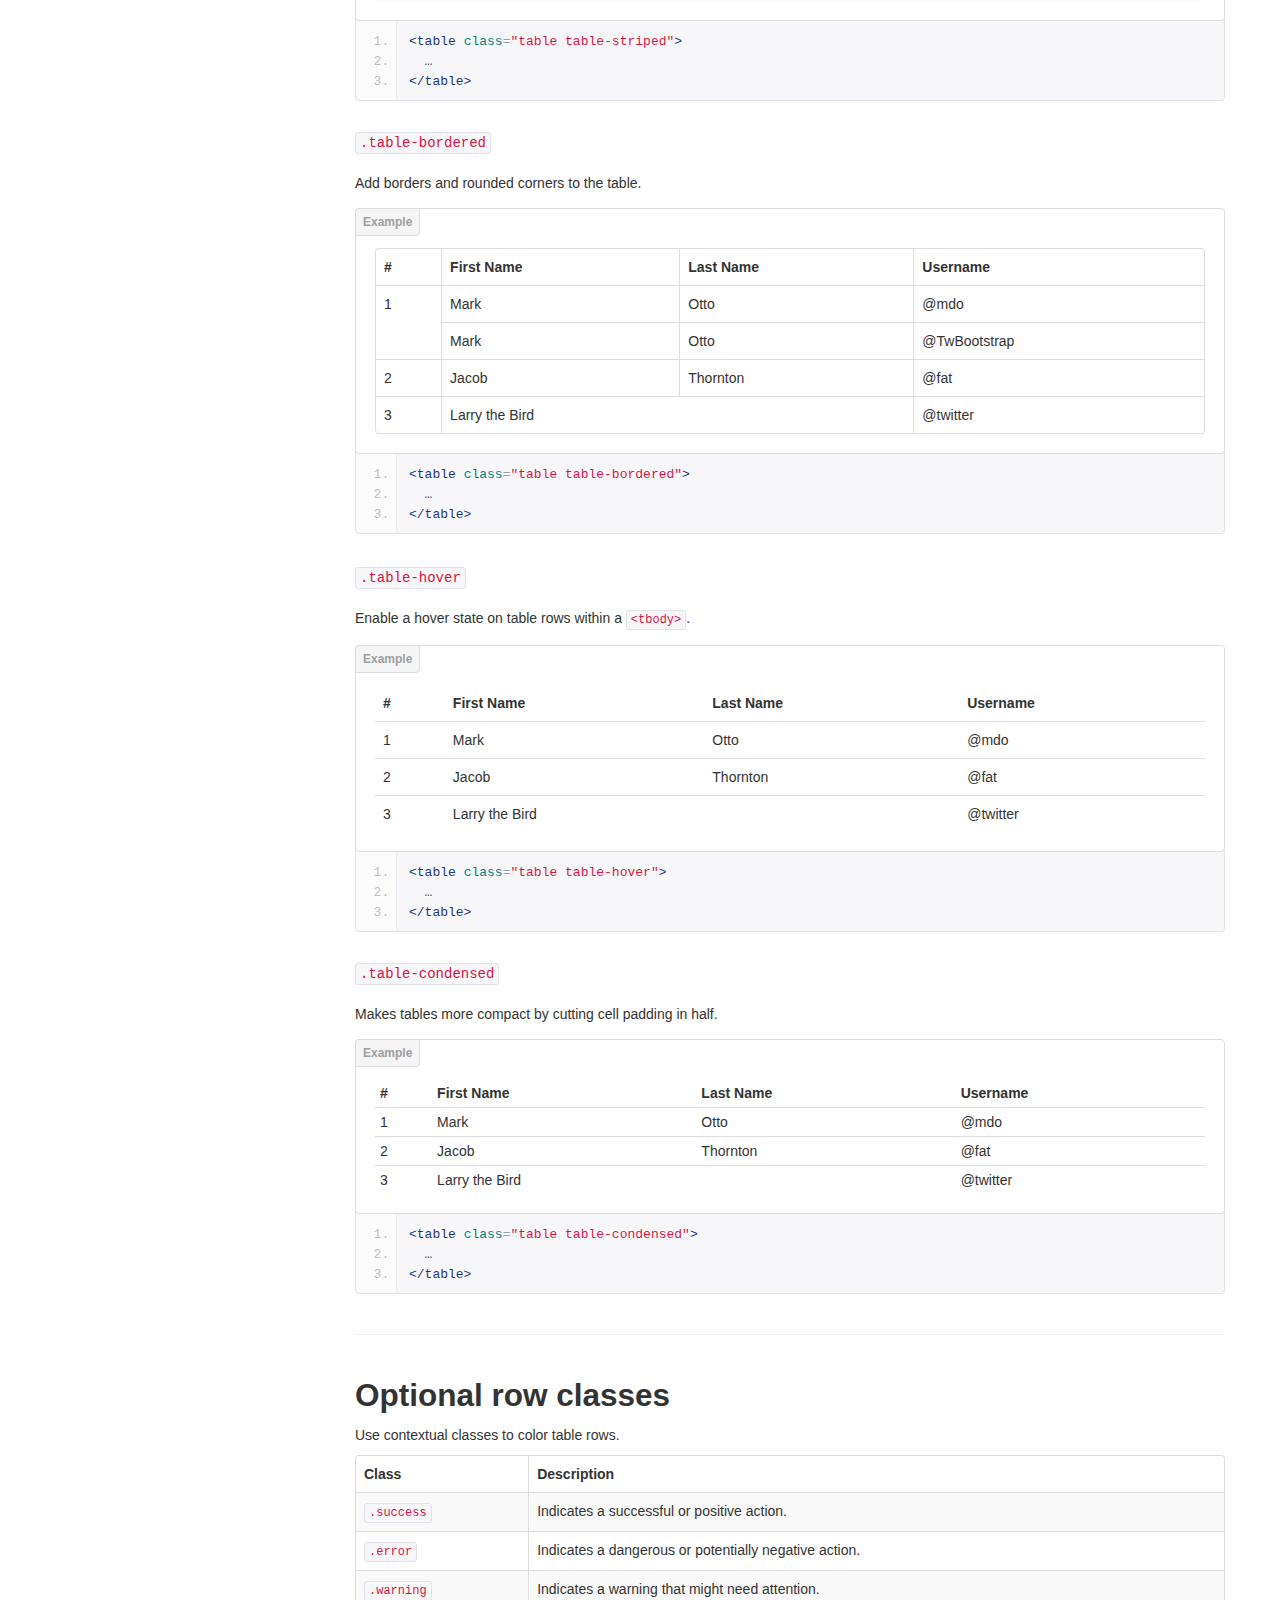
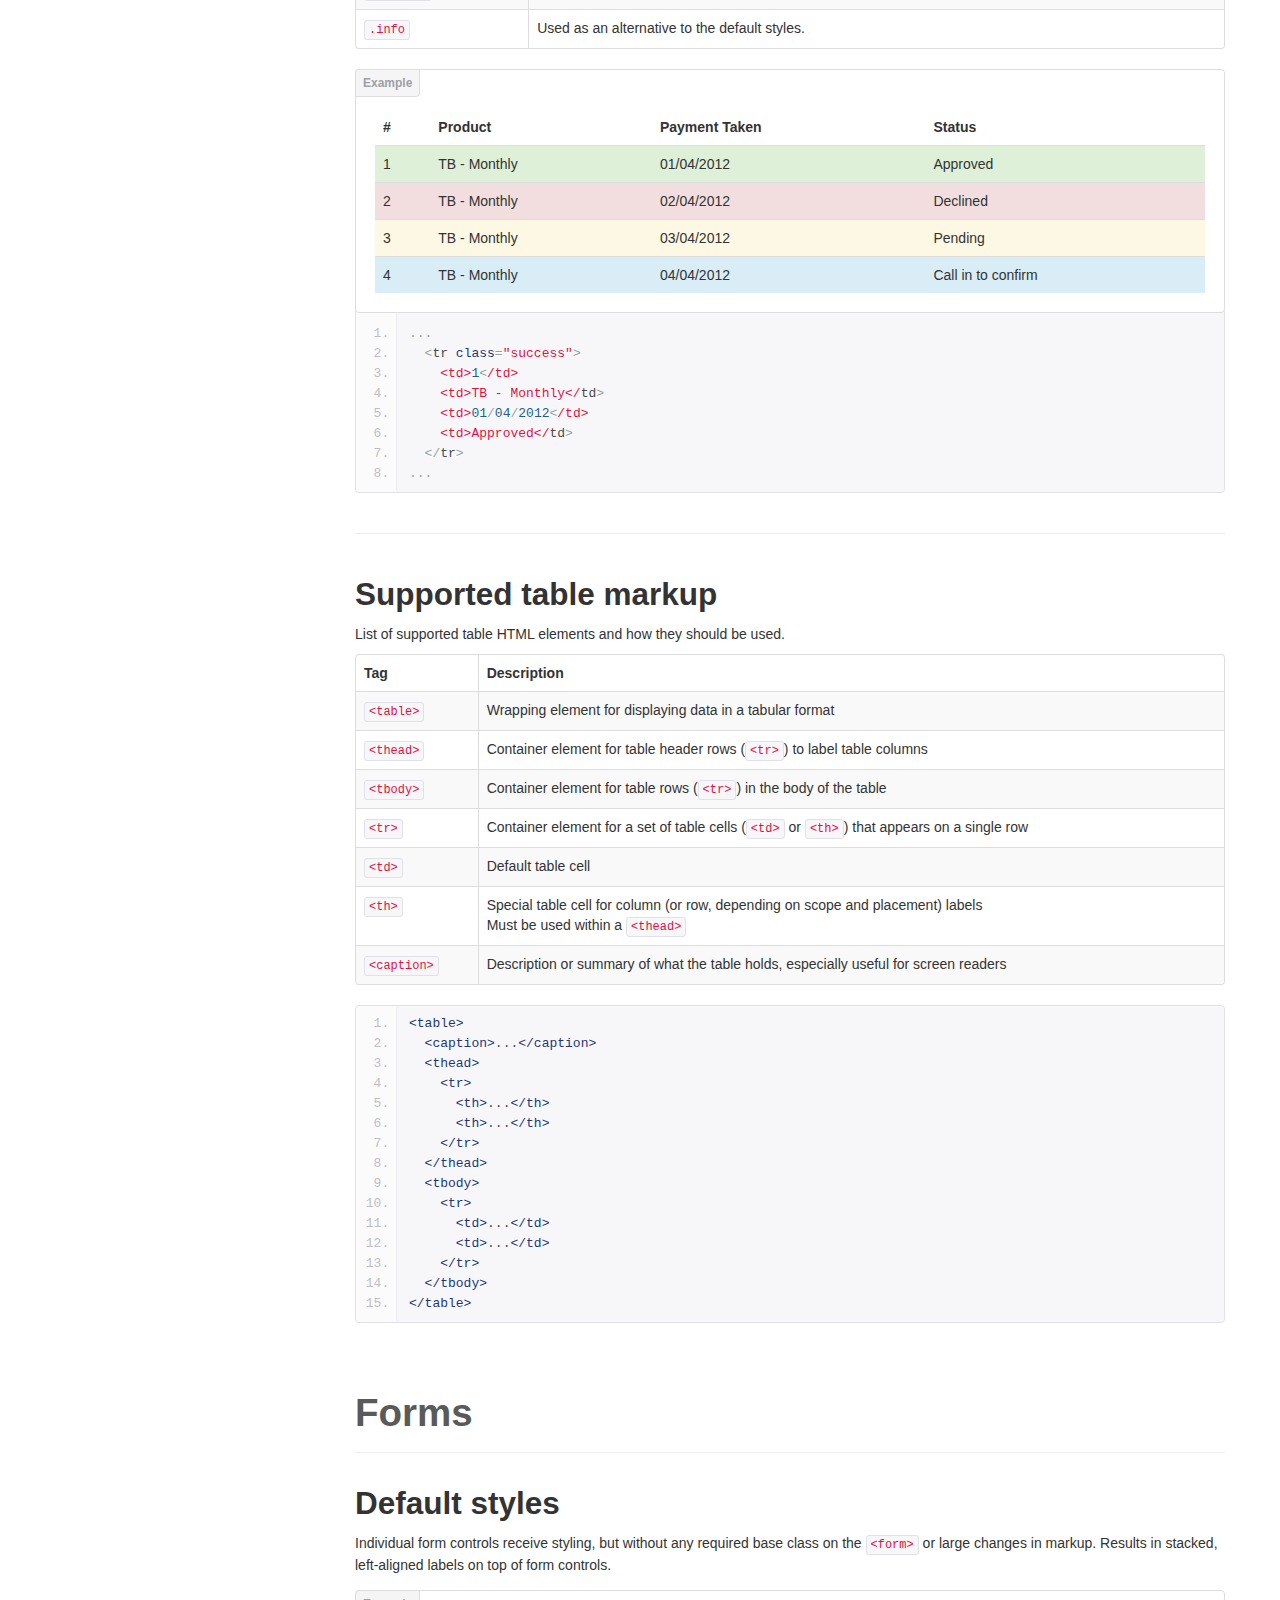
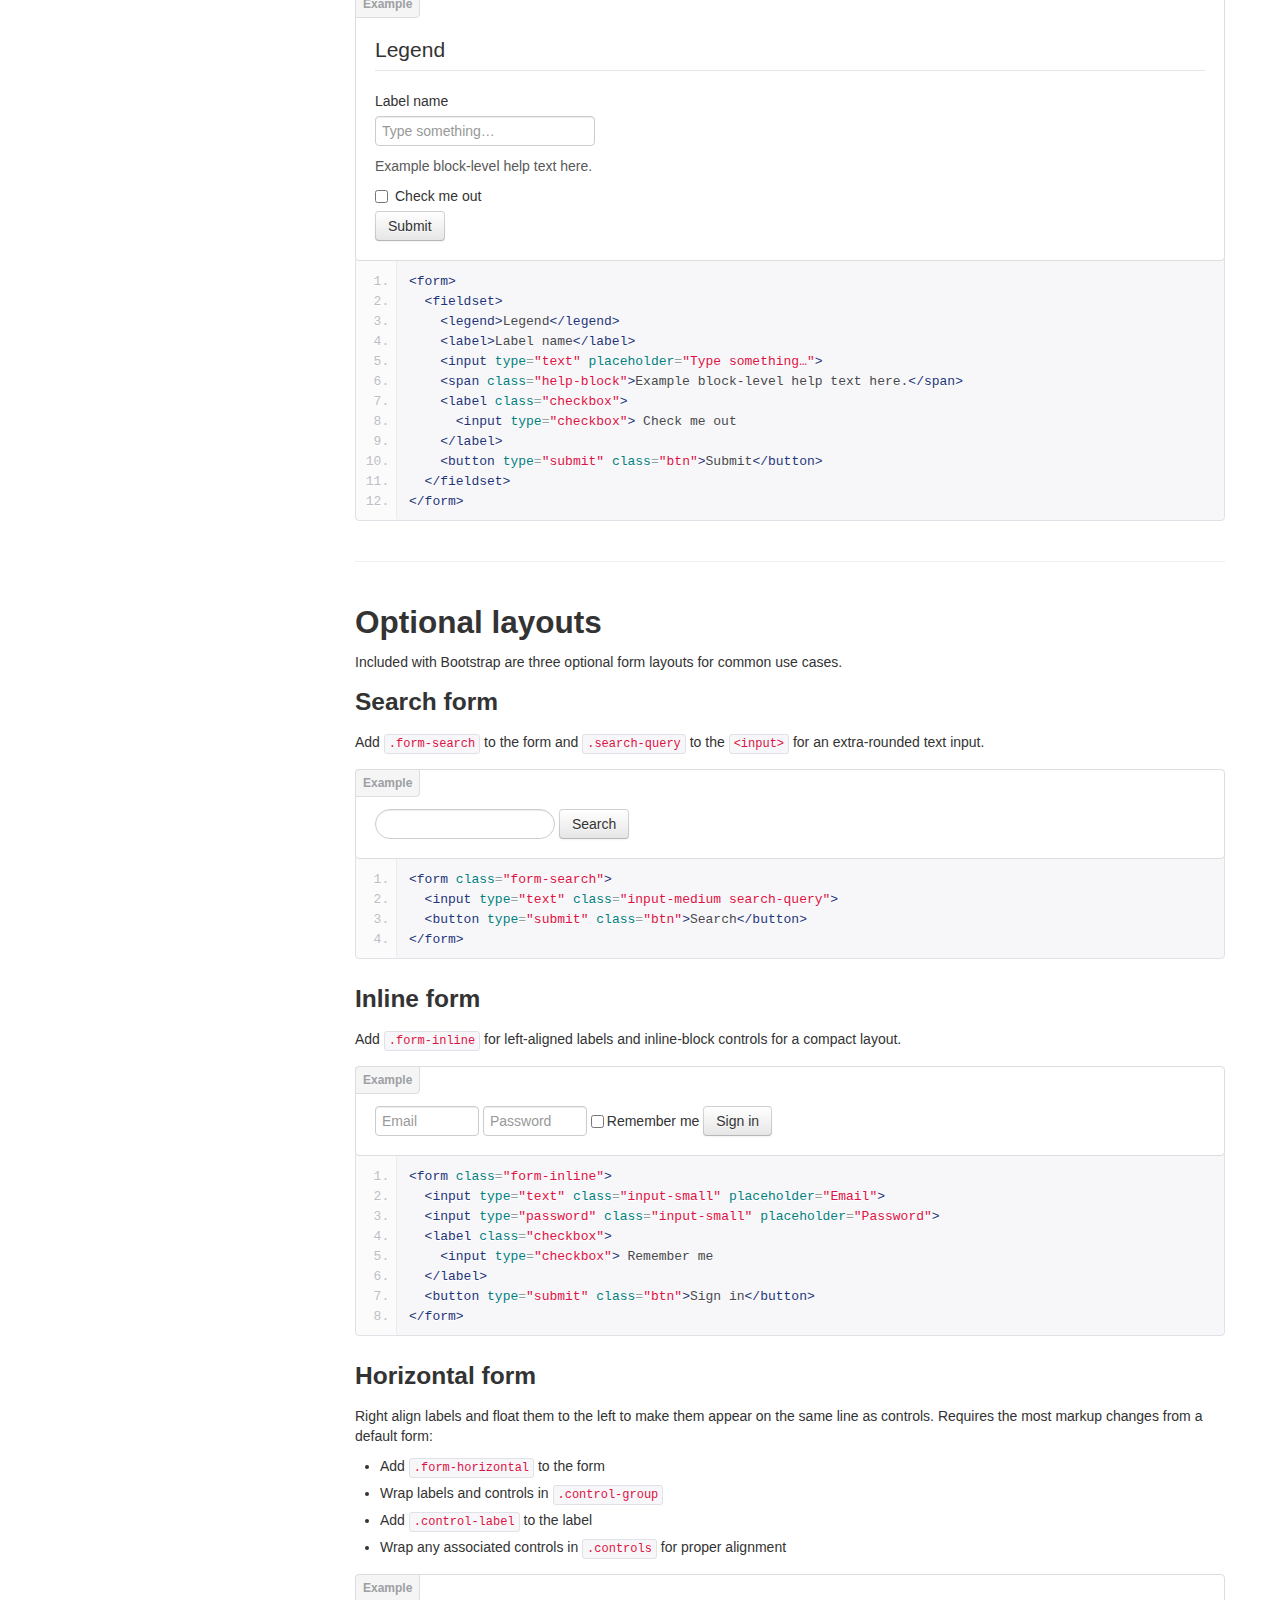
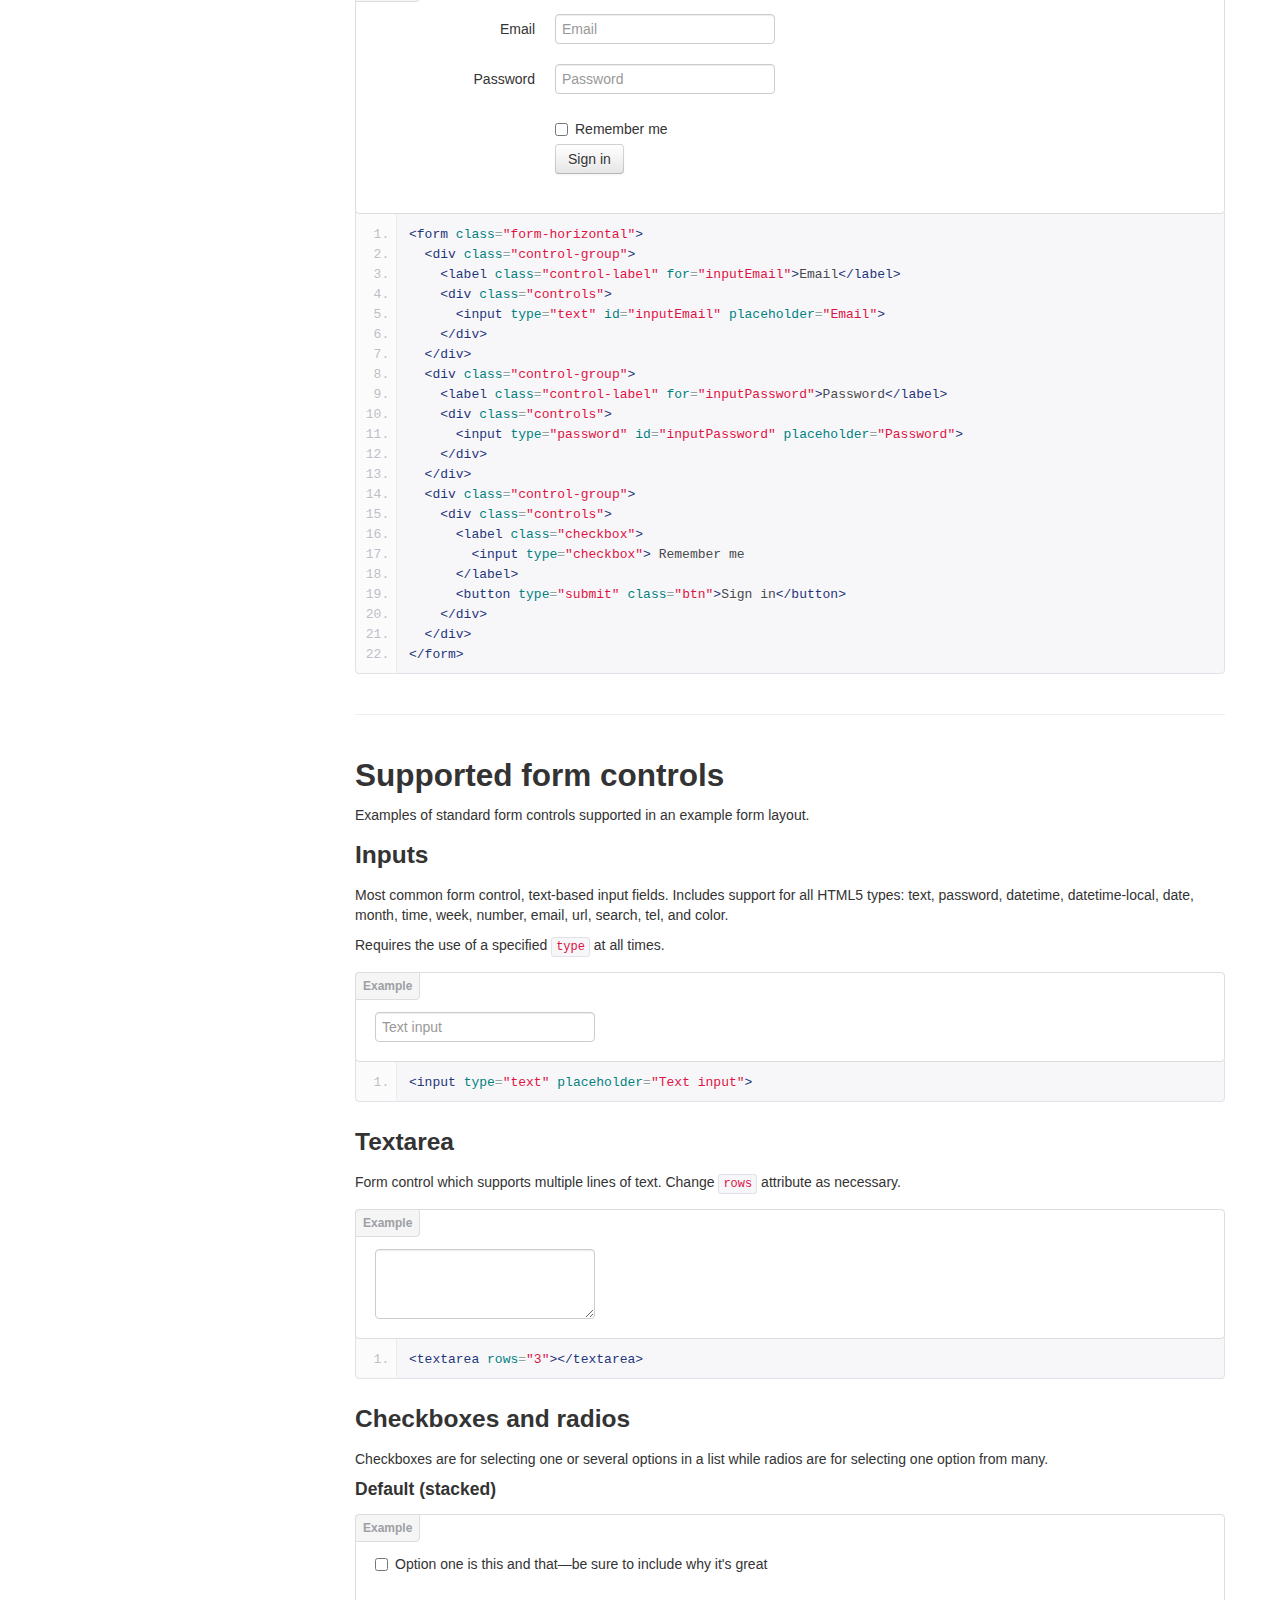
<file: docs/base-css.html>
<!DOCTYPE html>
<html lang="en">
  <head>
    <meta charset="utf-8">
    <title>Base · Bootstrap</title>
    <meta name="viewport" content="width=device-width, initial-scale=1.0">
    <meta name="description" content="">
    <meta name="author" content="">

    <!-- Le styles -->
    <link href="assets/css/bootstrap.css" rel="stylesheet">
    <link href="assets/css/bootstrap-responsive.css" rel="stylesheet">
    <link href="assets/css/docs.css" rel="stylesheet">
    <link href="assets/js/google-code-prettify/prettify.css" rel="stylesheet">

    <!-- Le HTML5 shim, for IE6-8 support of HTML5 elements -->
    <!--[if lt IE 9]>
      <script src="http://html5shim.googlecode.com/svn/trunk/html5.js"></script>
    <![endif]-->

    <!-- Le fav and touch icons -->
    <link rel="apple-touch-icon-precomposed" sizes="144x144" href="assets/ico/apple-touch-icon-144-precomposed.png">
    <link rel="apple-touch-icon-precomposed" sizes="114x114" href="assets/ico/apple-touch-icon-114-precomposed.png">
      <link rel="apple-touch-icon-precomposed" sizes="72x72" href="assets/ico/apple-touch-icon-72-precomposed.png">
                    <link rel="apple-touch-icon-precomposed" href="assets/ico/apple-touch-icon-57-precomposed.png">
                                   <link rel="shortcut icon" href="assets/ico/favicon.png">

  </head>

  <body data-spy="scroll" data-target=".bs-docs-sidebar">

    <!-- Navbar
    ================================================== -->
    <div class="navbar navbar-inverse navbar-fixed-top">
      <div class="navbar-inner">
        <div class="container">
          <button type="button" class="btn btn-navbar" data-toggle="collapse" data-target=".nav-collapse">
            <span class="icon-bar"></span>
            <span class="icon-bar"></span>
            <span class="icon-bar"></span>
          </button>
          <a class="brand" href="./index.html">Bootstrap</a>
          <div class="nav-collapse collapse">
            <ul class="nav">
              <li class="">
                <a href="./index.html">Home</a>
              </li>
              <li class="">
                <a href="./getting-started.html">Get started</a>
              </li>
              <li class="">
                <a href="./scaffolding.html">Scaffolding</a>
              </li>
              <li class="active">
                <a href="./base-css.html">Base CSS</a>
              </li>
              <li class="">
                <a href="./components.html">Components</a>
              </li>
              <li class="">
                <a href="./javascript.html">JavaScript</a>
              </li>
              <li class="">
                <a href="./customize.html">Customize</a>
              </li>
            </ul>
          </div>
        </div>
      </div>
    </div>

<!-- Subhead
================================================== -->
<header class="jumbotron subhead" id="overview">
  <div class="container">
    <h1>Base CSS</h1>
    <p class="lead">Fundamental HTML elements styled and enhanced with extensible classes.</p>
  </div>
</header>


  <div class="container">

    <!-- Docs nav
    ================================================== -->
    <div class="row">
      <div class="span3 bs-docs-sidebar">
        <ul class="nav nav-list bs-docs-sidenav">
          <li><a href="#typography"><i class="icon-chevron-right"></i> Typography</a></li>
          <li><a href="#code"><i class="icon-chevron-right"></i> Code</a></li>
          <li><a href="#tables"><i class="icon-chevron-right"></i> Tables</a></li>
          <li><a href="#forms"><i class="icon-chevron-right"></i> Forms</a></li>
          <li><a href="#buttons"><i class="icon-chevron-right"></i> Buttons</a></li>
          <li><a href="#images"><i class="icon-chevron-right"></i> Images</a></li>
          <li><a href="#icons"><i class="icon-chevron-right"></i> Icons by Glyphicons</a></li>
        </ul>
      </div>
      <div class="span9">



        <!-- Typography
        ================================================== -->
        <section id="typography">
          <div class="page-header">
            <h1>Typography</h1>
          </div>

          <h2 id="headings">Headings</h2>
          <p>All HTML headings, <code>&lt;h1&gt;</code> through <code>&lt;h6&gt;</code> are available.</p>
          <div class="bs-docs-example">
            <h1>h1. Heading 1</h1>
            <h2>h2. Heading 2</h2>
            <h3>h3. Heading 3</h3>
            <h4>h4. Heading 4</h4>
            <h5>h5. Heading 5</h5>
            <h6>h6. Heading 6</h6>
          </div>

          <h2 id="body-copy">Body copy</h2>
          <p>Bootstrap's global default <code>font-size</code> is <strong>14px</strong>, with a <code>line-height</code> of <strong>20px</strong>. This is applied to the <code>&lt;body&gt;</code> and all paragraphs. In addition, <code>&lt;p&gt;</code> (paragraphs) receive a bottom margin of half their line-height (10px by default).</p>
          <div class="bs-docs-example">
            <p>Nullam quis risus eget urna mollis ornare vel eu leo. Cum sociis natoque penatibus et magnis dis parturient montes, nascetur ridiculus mus. Nullam id dolor id nibh ultricies vehicula.</p>
            <p>Cum sociis natoque penatibus et magnis dis parturient montes, nascetur ridiculus mus. Donec ullamcorper nulla non metus auctor fringilla. Duis mollis, est non commodo luctus, nisi erat porttitor ligula, eget lacinia odio sem nec elit. Donec ullamcorper nulla non metus auctor fringilla.</p>
            <p>Maecenas sed diam eget risus varius blandit sit amet non magna. Donec id elit non mi porta gravida at eget metus. Duis mollis, est non commodo luctus, nisi erat porttitor ligula, eget lacinia odio sem nec elit.</p>
          </div>
          <pre class="prettyprint">&lt;p&gt;...&lt;/p&gt;</pre>

          <h3>Lead body copy</h3>
          <p>Make a paragraph stand out by adding <code>.lead</code>.</p>
          <div class="bs-docs-example">
            <p class="lead">Vivamus sagittis lacus vel augue laoreet rutrum faucibus dolor auctor. Duis mollis, est non commodo luctus.</p>
          </div>
          <pre class="prettyprint">&lt;p class="lead"&gt;...&lt;/p&gt;</pre>

          <h3>Built with Less</h3>
          <p>The typographic scale is based on two LESS variables in <strong>variables.less</strong>: <code>@baseFontSize</code> and <code>@baseLineHeight</code>. The first is the base font-size used throughout and the second is the base line-height. We use those variables and some simple math to create the margins, paddings, and line-heights of all our type and more. Customize them and Bootstrap adapts.</p>


          <hr class="bs-docs-separator">


          <h2 id="emphasis">Emphasis</h2>
          <p>Make use of HTML's default emphasis tags with lightweight styles.</p>

          <h3><code>&lt;small&gt;</code></h3>
          <p>For de-emphasizing inline or blocks of text, <small>use the small tag.</small></p>
          <div class="bs-docs-example">
            <p><small>This line of text is meant to be treated as fine print.</small></p>
          </div>
<pre class="prettyprint">
&lt;p&gt;
  &lt;small&gt;This line of text is meant to be treated as fine print.&lt;/small&gt;
&lt;/p&gt;
</pre>

          <h3>Bold</h3>
          <p>For emphasizing a snippet of text with a heavier font-weight.</p>
          <div class="bs-docs-example">
            <p>The following snippet of text is <strong>rendered as bold text</strong>.</p>
          </div>
          <pre class="prettyprint">&lt;strong&gt;rendered as bold text&lt;/strong&gt;</pre>

          <h3>Italics</h3>
          <p>For emphasizing a snippet of text with italics.</p>
          <div class="bs-docs-example">
            <p>The following snippet of text is <em>rendered as italicized text</em>.</p>
          </div>
          <pre class="prettyprint">&lt;em&gt;rendered as italicized text&lt;/em&gt;</pre>

          <p><span class="label label-info">Heads up!</span> Feel free to use <code>&lt;b&gt;</code> and <code>&lt;i&gt;</code> in HTML5. <code>&lt;b&gt;</code> is meant to highlight words or phrases without conveying additional importance while <code>&lt;i&gt;</code> is mostly for voice, technical terms, etc.</p>

          <h3>Emphasis classes</h3>
          <p>Convey meaning through color with a handful of emphasis utility classes.</p>
          <div class="bs-docs-example">
            <p class="muted">Fusce dapibus, tellus ac cursus commodo, tortor mauris nibh.</p>
            <p class="text-warning">Etiam porta sem malesuada magna mollis euismod.</p>
            <p class="text-error">Donec ullamcorper nulla non metus auctor fringilla.</p>
            <p class="text-info">Aenean eu leo quam. Pellentesque ornare sem lacinia quam venenatis.</p>
            <p class="text-success">Duis mollis, est non commodo luctus, nisi erat porttitor ligula.</p>
          </div>
<pre class="prettyprint linenums">
&lt;p class="muted"&gt;Fusce dapibus, tellus ac cursus commodo, tortor mauris nibh.&lt;/p&gt;
&lt;p class="text-warning"&gt;Etiam porta sem malesuada magna mollis euismod.&lt;/p&gt;
&lt;p class="text-error"&gt;Donec ullamcorper nulla non metus auctor fringilla.&lt;/p&gt;
&lt;p class="text-info"&gt;Aenean eu leo quam. Pellentesque ornare sem lacinia quam venenatis.&lt;/p&gt;
&lt;p class="text-success"&gt;Duis mollis, est non commodo luctus, nisi erat porttitor ligula.&lt;/p&gt;
</pre>


          <hr class="bs-docs-separator">


          <h2 id="abbreviations">Abbreviations</h2>
          <p>Stylized implementation of HTML's <code>&lt;abbr&gt;</code> element for abbreviations and acronyms to show the expanded version on hover. Abbreviations with a <code>title</code> attribute have a light dotted bottom border and a help cursor on hover, providing additional context on hover.</p>

          <h3><code>&lt;abbr&gt;</code></h3>
          <p>For expanded text on long hover of an abbreviation, include the <code>title</code> attribute.</p>
          <div class="bs-docs-example">
            <p>An abbreviation of the word attribute is <abbr title="attribute">attr</abbr>.</p>
          </div>
          <pre class="prettyprint">&lt;abbr title="attribute"&gt;attr&lt;/abbr&gt;</pre>

          <h3><code>&lt;abbr class="initialism"&gt;</code></h3>
          <p>Add <code>.initialism</code> to an abbreviation for a slightly smaller font-size.</p>
          <div class="bs-docs-example">
            <p><abbr title="HyperText Markup Language" class="initialism">HTML</abbr> is the best thing since sliced bread.</p>
          </div>
          <pre class="prettyprint">&lt;abbr title="HyperText Markup Language" class="initialism"&gt;HTML&lt;/abbr&gt;</pre>


          <hr class="bs-docs-separator">


          <h2 id="addresses">Addresses</h2>
          <p>Present contact information for the nearest ancestor or the entire body of work.</p>

          <h3><code>&lt;address&gt;</code></h3>
          <p>Preserve formatting by ending all lines with <code>&lt;br&gt;</code>.</p>
          <div class="bs-docs-example">
            <address>
              <strong>Twitter, Inc.</strong><br>
              795 Folsom Ave, Suite 600<br>
              San Francisco, CA 94107<br>
              <abbr title="Phone">P:</abbr> (123) 456-7890
            </address>
            <address>
              <strong>Full Name</strong><br>
              <a href="mailto:#">first.last@example.com</a>
            </address>
          </div>
<pre class="prettyprint linenums">
&lt;address&gt;
  &lt;strong&gt;Twitter, Inc.&lt;/strong&gt;&lt;br&gt;
  795 Folsom Ave, Suite 600&lt;br&gt;
  San Francisco, CA 94107&lt;br&gt;
  &lt;abbr title="Phone"&gt;P:&lt;/abbr&gt; (123) 456-7890
&lt;/address&gt;

&lt;address&gt;
  &lt;strong&gt;Full Name&lt;/strong&gt;&lt;br&gt;
  &lt;a href="mailto:#"&gt;first.last@example.com&lt;/a&gt;
&lt;/address&gt;
</pre>


          <hr class="bs-docs-separator">


          <h2 id="blockquotes">Blockquotes</h2>
          <p>For quoting blocks of content from another source within your document.</p>

          <h3>Default blockquote</h3>
          <p>Wrap <code>&lt;blockquote&gt;</code> around any <abbr title="HyperText Markup Language">HTML</abbr> as the quote. For straight quotes we recommend a <code>&lt;p&gt;</code>.</p>
          <div class="bs-docs-example">
            <blockquote>
              <p>Lorem ipsum dolor sit amet, consectetur adipiscing elit. Integer posuere erat a ante.</p>
            </blockquote>
          </div>
<pre class="prettyprint linenums">
&lt;blockquote&gt;
  &lt;p&gt;Lorem ipsum dolor sit amet, consectetur adipiscing elit. Integer posuere erat a ante.&lt;/p&gt;
&lt;/blockquote&gt;
</pre>

          <h3>Blockquote options</h3>
          <p>Style and content changes for simple variations on a standard blockquote.</p>

          <h4>Naming a source</h4>
          <p>Add <code>&lt;small&gt;</code> tag for identifying the source. Wrap the name of the source work in <code>&lt;cite&gt;</code>.</p>
          <div class="bs-docs-example">
            <blockquote>
              <p>Lorem ipsum dolor sit amet, consectetur adipiscing elit. Integer posuere erat a ante.</p>
              <small>Someone famous in <cite title="Source Title">Source Title</cite></small>
            </blockquote>
          </div>
<pre class="prettyprint linenums">
&lt;blockquote&gt;
  &lt;p&gt;Lorem ipsum dolor sit amet, consectetur adipiscing elit. Integer posuere erat a ante.&lt;/p&gt;
  &lt;small&gt;Someone famous &lt;cite title="Source Title"&gt;Source Title&lt;/cite&gt;&lt;/small&gt;
&lt;/blockquote&gt;
</pre>

          <h4>Alternate displays</h4>
          <p>Use <code>.pull-right</code> for a floated, right-aligned blockquote.</p>
          <div class="bs-docs-example" style="overflow: hidden;">
            <blockquote class="pull-right">
              <p>Lorem ipsum dolor sit amet, consectetur adipiscing elit. Integer posuere erat a ante.</p>
              <small>Someone famous in <cite title="Source Title">Source Title</cite></small>
            </blockquote>
          </div>
<pre class="prettyprint linenums">
&lt;blockquote class="pull-right"&gt;
  ...
&lt;/blockquote&gt;
</pre>


          <hr class="bs-docs-separator">


          <!-- Lists -->
          <h2 id="lists">Lists</h2>

          <h3>Unordered</h3>
          <p>A list of items in which the order does <em>not</em> explicitly matter.</p>
          <div class="bs-docs-example">
            <ul>
              <li>Lorem ipsum dolor sit amet</li>
              <li>Consectetur adipiscing elit</li>
              <li>Integer molestie lorem at massa</li>
              <li>Facilisis in pretium nisl aliquet</li>
              <li>Nulla volutpat aliquam velit
                <ul>
                  <li>Phasellus iaculis neque</li>
                  <li>Purus sodales ultricies</li>
                  <li>Vestibulum laoreet porttitor sem</li>
                  <li>Ac tristique libero volutpat at</li>
                </ul>
              </li>
              <li>Faucibus porta lacus fringilla vel</li>
              <li>Aenean sit amet erat nunc</li>
              <li>Eget porttitor lorem</li>
            </ul>
          </div>
<pre class="prettyprint linenums">
&lt;ul&gt;
  &lt;li&gt;...&lt;/li&gt;
&lt;/ul&gt;
</pre>

          <h3>Ordered</h3>
          <p>A list of items in which the order <em>does</em> explicitly matter.</p>
          <div class="bs-docs-example">
            <ol>
              <li>Lorem ipsum dolor sit amet</li>
              <li>Consectetur adipiscing elit</li>
              <li>Integer molestie lorem at massa</li>
              <li>Facilisis in pretium nisl aliquet</li>
              <li>Nulla volutpat aliquam velit</li>
              <li>Faucibus porta lacus fringilla vel</li>
              <li>Aenean sit amet erat nunc</li>
              <li>Eget porttitor lorem</li>
            </ol>
          </div>
<pre class="prettyprint linenums">
&lt;ol&gt;
  &lt;li&gt;...&lt;/li&gt;
&lt;/ol&gt;
</pre>

        <h3>Unstyled</h3>
        <p>Remove the default <code>list-style</code> and left padding on list items (immediate children only).</p>
        <div class="bs-docs-example">
          <ul class="unstyled">
            <li>Lorem ipsum dolor sit amet</li>
            <li>Consectetur adipiscing elit</li>
            <li>Integer molestie lorem at massa</li>
            <li>Facilisis in pretium nisl aliquet</li>
            <li>Nulla volutpat aliquam velit
              <ul>
                <li>Phasellus iaculis neque</li>
                <li>Purus sodales ultricies</li>
                <li>Vestibulum laoreet porttitor sem</li>
                <li>Ac tristique libero volutpat at</li>
              </ul>
            </li>
            <li>Faucibus porta lacus fringilla vel</li>
            <li>Aenean sit amet erat nunc</li>
            <li>Eget porttitor lorem</li>
          </ul>
        </div>
<pre class="prettyprint linenums">
&lt;ul class="unstyled"&gt;
  &lt;li&gt;...&lt;/li&gt;
&lt;/ul&gt;
</pre>

        <h3>Inline</h3>
        <p>Place all list items on a single line with <code>inline-block</code> and some light padding.</p>
        <div class="bs-docs-example">
          <ul class="inline">
            <li>Lorem ipsum</li>
            <li>Phasellus iaculis</li>
            <li>Nulla volutpat</li>
          </ul>
        </div>
<pre class="prettyprint linenums">
&lt;ul class="inline"&gt;
  &lt;li&gt;...&lt;/li&gt;
&lt;/ul&gt;
</pre>

        <h3>Description</h3>
        <p>A list of terms with their associated descriptions.</p>
        <div class="bs-docs-example">
          <dl>
            <dt>Description lists</dt>
            <dd>A description list is perfect for defining terms.</dd>
            <dt>Euismod</dt>
            <dd>Vestibulum id ligula porta felis euismod semper eget lacinia odio sem nec elit.</dd>
            <dd>Donec id elit non mi porta gravida at eget metus.</dd>
            <dt>Malesuada porta</dt>
            <dd>Etiam porta sem malesuada magna mollis euismod.</dd>
          </dl>
        </div>
<pre class="prettyprint linenums">
&lt;dl&gt;
  &lt;dt&gt;...&lt;/dt&gt;
  &lt;dd&gt;...&lt;/dd&gt;
&lt;/dl&gt;
</pre>

        <h4>Horizontal description</h4>
        <p>Make terms and descriptions in <code>&lt;dl&gt;</code> line up side-by-side.</p>
        <div class="bs-docs-example">
          <dl class="dl-horizontal">
            <dt>Description lists</dt>
            <dd>A description list is perfect for defining terms.</dd>
            <dt>Euismod</dt>
            <dd>Vestibulum id ligula porta felis euismod semper eget lacinia odio sem nec elit.</dd>
            <dd>Donec id elit non mi porta gravida at eget metus.</dd>
            <dt>Malesuada porta</dt>
            <dd>Etiam porta sem malesuada magna mollis euismod.</dd>
            <dt>Felis euismod semper eget lacinia</dt>
            <dd>Fusce dapibus, tellus ac cursus commodo, tortor mauris condimentum nibh, ut fermentum massa justo sit amet risus.</dd>
          </dl>
        </div>
<pre class="prettyprint linenums">
&lt;dl class="dl-horizontal"&gt;
  &lt;dt&gt;...&lt;/dt&gt;
  &lt;dd&gt;...&lt;/dd&gt;
&lt;/dl&gt;
</pre>
        <p>
          <span class="label label-info">Heads up!</span>
          Horizontal description lists will truncate terms that are too long to fit in the left column fix <code>text-overflow</code>. In narrower viewports, they will change to the default stacked layout.
        </p>
      </section>



        <!-- Code
        ================================================== -->
        <section id="code">
          <div class="page-header">
            <h1>Code</h1>
          </div>

          <h2>Inline</h2>
          <p>Wrap inline snippets of code with <code>&lt;code&gt;</code>.</p>
<div class="bs-docs-example">
  For example, <code>&lt;section&gt;</code> should be wrapped as inline.
</div>
<pre class="prettyprint linenums">
For example, &lt;code&gt;&lt;section&gt;&lt;/code&gt; should be wrapped as inline.
</pre>

          <h2>Basic block</h2>
          <p>Use <code>&lt;pre&gt;</code> for multiple lines of code. Be sure to escape any angle brackets in the code for proper rendering.</p>
<div class="bs-docs-example">
  <pre>&lt;p&gt;Sample text here...&lt;/p&gt;</pre>
</div>
<pre class="prettyprint linenums" style="margin-bottom: 9px;">
&lt;pre&gt;
  &amp;lt;p&amp;gt;Sample text here...&amp;lt;/p&amp;gt;
&lt;/pre&gt;
</pre>
          <p><span class="label label-info">Heads up!</span> Be sure to keep code within <code>&lt;pre&gt;</code> tags as close to the left as possible; it will render all tabs.</p>
          <p>You may optionally add the <code>.pre-scrollable</code> class which will set a max-height of 350px and provide a y-axis scrollbar.</p>
        </section>



        <!-- Tables
        ================================================== -->
        <section id="tables">
          <div class="page-header">
            <h1>Tables</h1>
          </div>

          <h2>Default styles</h2>
          <p>For basic styling&mdash;light padding and only horizontal dividers&mdash;add the base class <code>.table</code> to any <code>&lt;table&gt;</code>.</p>
          <div class="bs-docs-example">
            <table class="table">
              <thead>
                <tr>
                  <th>#</th>
                  <th>First Name</th>
                  <th>Last Name</th>
                  <th>Username</th>
                </tr>
              </thead>
              <tbody>
                <tr>
                  <td>1</td>
                  <td>Mark</td>
                  <td>Otto</td>
                  <td>@mdo</td>
                </tr>
                <tr>
                  <td>2</td>
                  <td>Jacob</td>
                  <td>Thornton</td>
                  <td>@fat</td>
                </tr>
                <tr>
                  <td>3</td>
                  <td>Larry</td>
                  <td>the Bird</td>
                  <td>@twitter</td>
                </tr>
              </tbody>
            </table>
          </div>
<pre class="prettyprint linenums">
&lt;table class="table"&gt;
  …
&lt;/table&gt;
</pre>


          <hr class="bs-docs-separator">


          <h2>Optional classes</h2>
          <p>Add any of the following classes to the <code>.table</code> base class.</p>

          <h3><code>.table-striped</code></h3>
          <p>Adds zebra-striping to any table row within the <code>&lt;tbody&gt;</code> via the <code>:nth-child</code> CSS selector (not available in IE7-IE8).</p>
          <div class="bs-docs-example">
            <table class="table table-striped">
              <thead>
                <tr>
                  <th>#</th>
                  <th>First Name</th>
                  <th>Last Name</th>
                  <th>Username</th>
                </tr>
              </thead>
              <tbody>
                <tr>
                  <td>1</td>
                  <td>Mark</td>
                  <td>Otto</td>
                  <td>@mdo</td>
                </tr>
                <tr>
                  <td>2</td>
                  <td>Jacob</td>
                  <td>Thornton</td>
                  <td>@fat</td>
                </tr>
                <tr>
                  <td>3</td>
                  <td>Larry</td>
                  <td>the Bird</td>
                  <td>@twitter</td>
                </tr>
              </tbody>
            </table>
          </div>
<pre class="prettyprint linenums" style="margin-bottom: 18px;">
&lt;table class="table table-striped"&gt;
  …
&lt;/table&gt;
</pre>

          <h3><code>.table-bordered</code></h3>
          <p>Add borders and rounded corners to the table.</p>
          <div class="bs-docs-example">
            <table class="table table-bordered">
              <thead>
                <tr>
                  <th>#</th>
                  <th>First Name</th>
                  <th>Last Name</th>
                  <th>Username</th>
                </tr>
              </thead>
              <tbody>
                <tr>
                  <td rowspan="2">1</td>
                  <td>Mark</td>
                  <td>Otto</td>
                  <td>@mdo</td>
                </tr>
                <tr>
                  <td>Mark</td>
                  <td>Otto</td>
                  <td>@TwBootstrap</td>
                </tr>
                <tr>
                  <td>2</td>
                  <td>Jacob</td>
                  <td>Thornton</td>
                  <td>@fat</td>
                </tr>
                <tr>
                  <td>3</td>
                  <td colspan="2">Larry the Bird</td>
                  <td>@twitter</td>
                </tr>
              </tbody>
            </table>
          </div>
<pre class="prettyprint linenums">
&lt;table class="table table-bordered"&gt;
  …
&lt;/table&gt;
</pre>

          <h3><code>.table-hover</code></h3>
          <p>Enable a hover state on table rows within a <code>&lt;tbody&gt;</code>.</p>
          <div class="bs-docs-example">
            <table class="table table-hover">
              <thead>
                <tr>
                  <th>#</th>
                  <th>First Name</th>
                  <th>Last Name</th>
                  <th>Username</th>
                </tr>
              </thead>
              <tbody>
                <tr>
                  <td>1</td>
                  <td>Mark</td>
                  <td>Otto</td>
                  <td>@mdo</td>
                </tr>
                <tr>
                  <td>2</td>
                  <td>Jacob</td>
                  <td>Thornton</td>
                  <td>@fat</td>
                </tr>
                <tr>
                  <td>3</td>
                  <td colspan="2">Larry the Bird</td>
                  <td>@twitter</td>
                </tr>
              </tbody>
            </table>
          </div>
<pre class="prettyprint linenums" style="margin-bottom: 18px;">
&lt;table class="table table-hover"&gt;
  …
&lt;/table&gt;
</pre>

          <h3><code>.table-condensed</code></h3>
          <p>Makes tables more compact by cutting cell padding in half.</p>
          <div class="bs-docs-example">
            <table class="table table-condensed">
              <thead>
                <tr>
                  <th>#</th>
                  <th>First Name</th>
                  <th>Last Name</th>
                  <th>Username</th>
                </tr>
              </thead>
              <tbody>
                <tr>
                  <td>1</td>
                  <td>Mark</td>
                  <td>Otto</td>
                  <td>@mdo</td>
                </tr>
                <tr>
                  <td>2</td>
                  <td>Jacob</td>
                  <td>Thornton</td>
                  <td>@fat</td>
                </tr>
                <tr>
                  <td>3</td>
                  <td colspan="2">Larry the Bird</td>
                  <td>@twitter</td>
                </tr>
              </tbody>
            </table>
          </div>
<pre class="prettyprint linenums" style="margin-bottom: 18px;">
&lt;table class="table table-condensed"&gt;
  …
&lt;/table&gt;
</pre>


          <hr class="bs-docs-separator">


          <h2>Optional row classes</h2>
          <p>Use contextual classes to color table rows.</p>
          <table class="table table-bordered table-striped">
            <colgroup>
              <col class="span1">
              <col class="span7">
            </colgroup>
            <thead>
              <tr>
                <th>Class</th>
                <th>Description</th>
              </tr>
            </thead>
            <tbody>
              <tr>
                <td>
                  <code>.success</code>
                </td>
                <td>Indicates a successful or positive action.</td>
              </tr>
              <tr>
                <td>
                  <code>.error</code>
                </td>
                <td>Indicates a dangerous or potentially negative action.</td>
              </tr>
              <tr>
                <td>
                  <code>.warning</code>
                </td>
                <td>Indicates a warning that might need attention.</td>
              </tr>
              <tr>
                <td>
                  <code>.info</code>
                </td>
                <td>Used as an alternative to the default styles.</td>
              </tr>
            </tbody>
          </table>
          <div class="bs-docs-example">
            <table class="table">
              <thead>
                <tr>
                  <th>#</th>
                  <th>Product</th>
                  <th>Payment Taken</th>
                  <th>Status</th>
                </tr>
              </thead>
              <tbody>
                <tr class="success">
                  <td>1</td>
                  <td>TB - Monthly</td>
                  <td>01/04/2012</td>
                  <td>Approved</td>
                </tr>
                <tr class="error">
                  <td>2</td>
                  <td>TB - Monthly</td>
                  <td>02/04/2012</td>
                  <td>Declined</td>
                </tr>
                <tr class="warning">
                  <td>3</td>
                  <td>TB - Monthly</td>
                  <td>03/04/2012</td>
                  <td>Pending</td>
                </tr>
                <tr class="info">
                  <td>4</td>
                  <td>TB - Monthly</td>
                  <td>04/04/2012</td>
                  <td>Call in to confirm</td>
                </tr>
              </tbody>
            </table>
          </div>
<pre class="prettyprint linenums">
...
  &lt;tr class="success"&gt;
    &lt;td&gt;1&lt;/td&gt;
    &lt;td&gt;TB - Monthly&lt;/td&gt;
    &lt;td&gt;01/04/2012&lt;/td&gt;
    &lt;td&gt;Approved&lt;/td&gt;
  &lt;/tr&gt;
...
</pre>


          <hr class="bs-docs-separator">


          <h2>Supported table markup</h2>
          <p>List of supported table HTML elements and how they should be used.</p>
          <table class="table table-bordered table-striped">
            <colgroup>
              <col class="span1">
              <col class="span7">
            </colgroup>
            <thead>
              <tr>
                <th>Tag</th>
                <th>Description</th>
              </tr>
            </thead>
            <tbody>
              <tr>
                <td>
                  <code>&lt;table&gt;</code>
                </td>
                <td>
                  Wrapping element for displaying data in a tabular format
                </td>
              </tr>
              <tr>
                <td>
                  <code>&lt;thead&gt;</code>
                </td>
                <td>
                  Container element for table header rows (<code>&lt;tr&gt;</code>) to label table columns
                </td>
              </tr>
              <tr>
                <td>
                  <code>&lt;tbody&gt;</code>
                </td>
                <td>
                  Container element for table rows (<code>&lt;tr&gt;</code>) in the body of the table
                </td>
              </tr>
              <tr>
                <td>
                  <code>&lt;tr&gt;</code>
                </td>
                <td>
                  Container element for a set of table cells (<code>&lt;td&gt;</code> or <code>&lt;th&gt;</code>) that appears on a single row
                </td>
              </tr>
              <tr>
                <td>
                  <code>&lt;td&gt;</code>
                </td>
                <td>
                  Default table cell
                </td>
              </tr>
              <tr>
                <td>
                  <code>&lt;th&gt;</code>
                </td>
                <td>
                  Special table cell for column (or row, depending on scope and placement) labels<br>
                  Must be used within a <code>&lt;thead&gt;</code>
                </td>
              </tr>
              <tr>
                <td>
                  <code>&lt;caption&gt;</code>
                </td>
                <td>
                  Description or summary of what the table holds, especially useful for screen readers
                </td>
              </tr>
            </tbody>
          </table>
<pre class="prettyprint linenums">
&lt;table&gt;
  &lt;caption&gt;...&lt;/caption&gt;
  &lt;thead&gt;
    &lt;tr&gt;
      &lt;th&gt;...&lt;/th&gt;
      &lt;th&gt;...&lt;/th&gt;
    &lt;/tr&gt;
  &lt;/thead&gt;
  &lt;tbody&gt;
    &lt;tr&gt;
      &lt;td&gt;...&lt;/td&gt;
      &lt;td&gt;...&lt;/td&gt;
    &lt;/tr&gt;
  &lt;/tbody&gt;
&lt;/table&gt;
</pre>

        </section>



        <!-- Forms
        ================================================== -->
        <section id="forms">
          <div class="page-header">
            <h1>Forms</h1>
          </div>

          <h2>Default styles</h2>
          <p>Individual form controls receive styling, but without any required base class on the <code>&lt;form&gt;</code> or large changes in markup. Results in stacked, left-aligned labels on top of form controls.</p>
          <form class="bs-docs-example">
            <fieldset>
              <legend>Legend</legend>
              <label>Label name</label>
              <input type="text" placeholder="Type something…">
              <span class="help-block">Example block-level help text here.</span>
              <label class="checkbox">
                <input type="checkbox"> Check me out
              </label>
              <button type="submit" class="btn">Submit</button>
            </fieldset>
          </form>
<pre class="prettyprint linenums">
&lt;form&gt;
  &lt;fieldset&gt;
    &lt;legend&gt;Legend&lt;/legend&gt;
    &lt;label&gt;Label name&lt;/label&gt;
    &lt;input type="text" placeholder="Type something…"&gt;
    &lt;span class="help-block"&gt;Example block-level help text here.&lt;/span&gt;
    &lt;label class="checkbox"&gt;
      &lt;input type="checkbox"&gt; Check me out
    &lt;/label&gt;
    &lt;button type="submit" class="btn"&gt;Submit&lt;/button&gt;
  &lt;/fieldset&gt;
&lt;/form&gt;
</pre>


          <hr class="bs-docs-separator">


          <h2>Optional layouts</h2>
          <p>Included with Bootstrap are three optional form layouts for common use cases.</p>

          <h3>Search form</h3>
          <p>Add <code>.form-search</code> to the form and <code>.search-query</code> to the <code>&lt;input&gt;</code> for an extra-rounded text input.</p>
          <form class="bs-docs-example form-search">
            <input type="text" class="input-medium search-query">
            <button type="submit" class="btn">Search</button>
          </form>
<pre class="prettyprint linenums">
&lt;form class="form-search"&gt;
  &lt;input type="text" class="input-medium search-query"&gt;
  &lt;button type="submit" class="btn"&gt;Search&lt;/button&gt;
&lt;/form&gt;
</pre>

          <h3>Inline form</h3>
          <p>Add <code>.form-inline</code> for left-aligned labels and inline-block controls for a compact layout.</p>
          <form class="bs-docs-example form-inline">
            <input type="text" class="input-small" placeholder="Email">
            <input type="password" class="input-small" placeholder="Password">
            <label class="checkbox">
              <input type="checkbox"> Remember me
            </label>
            <button type="submit" class="btn">Sign in</button>
          </form>
<pre class="prettyprint linenums">
&lt;form class="form-inline"&gt;
  &lt;input type="text" class="input-small" placeholder="Email"&gt;
  &lt;input type="password" class="input-small" placeholder="Password"&gt;
  &lt;label class="checkbox"&gt;
    &lt;input type="checkbox"&gt; Remember me
  &lt;/label&gt;
  &lt;button type="submit" class="btn"&gt;Sign in&lt;/button&gt;
&lt;/form&gt;
</pre>

          <h3>Horizontal form</h3>
          <p>Right align labels and float them to the left to make them appear on the same line as controls. Requires the most markup changes from a default form:</p>
          <ul>
            <li>Add <code>.form-horizontal</code> to the form</li>
            <li>Wrap labels and controls in <code>.control-group</code></li>
            <li>Add <code>.control-label</code> to the label</li>
            <li>Wrap any associated controls in <code>.controls</code> for proper alignment</li>
          </ul>
          <form class="bs-docs-example form-horizontal">
            <div class="control-group">
              <label class="control-label" for="inputEmail">Email</label>
              <div class="controls">
                <input type="text" id="inputEmail" placeholder="Email">
              </div>
            </div>
            <div class="control-group">
              <label class="control-label" for="inputPassword">Password</label>
              <div class="controls">
                <input type="password" id="inputPassword" placeholder="Password">
              </div>
            </div>
            <div class="control-group">
              <div class="controls">
                <label class="checkbox">
                  <input type="checkbox"> Remember me
                </label>
                <button type="submit" class="btn">Sign in</button>
              </div>
            </div>
          </form>
<pre class="prettyprint linenums">
&lt;form class="form-horizontal"&gt;
  &lt;div class="control-group"&gt;
    &lt;label class="control-label" for="inputEmail"&gt;Email&lt;/label&gt;
    &lt;div class="controls"&gt;
      &lt;input type="text" id="inputEmail" placeholder="Email"&gt;
    &lt;/div&gt;
  &lt;/div&gt;
  &lt;div class="control-group"&gt;
    &lt;label class="control-label" for="inputPassword"&gt;Password&lt;/label&gt;
    &lt;div class="controls"&gt;
      &lt;input type="password" id="inputPassword" placeholder="Password"&gt;
    &lt;/div&gt;
  &lt;/div&gt;
  &lt;div class="control-group"&gt;
    &lt;div class="controls"&gt;
      &lt;label class="checkbox"&gt;
        &lt;input type="checkbox"&gt; Remember me
      &lt;/label&gt;
      &lt;button type="submit" class="btn"&gt;Sign in&lt;/button&gt;
    &lt;/div&gt;
  &lt;/div&gt;
&lt;/form&gt;
</pre>


          <hr class="bs-docs-separator">


          <h2>Supported form controls</h2>
          <p>Examples of standard form controls supported in an example form layout.</p>

          <h3>Inputs</h3>
          <p>Most common form control, text-based input fields. Includes support for all HTML5 types: text, password, datetime, datetime-local, date, month, time, week, number, email, url, search, tel, and color.</p>
          <p>Requires the use of a specified <code>type</code> at all times.</p>
          <form class="bs-docs-example form-inline">
            <input type="text" placeholder="Text input">
          </form>
<pre class="prettyprint linenums">
&lt;input type="text" placeholder="Text input"&gt;
</pre>

          <h3>Textarea</h3>
          <p>Form control which supports multiple lines of text. Change <code>rows</code> attribute as necessary.</p>
          <form class="bs-docs-example form-inline">
            <textarea rows="3"></textarea>
          </form>
<pre class="prettyprint linenums">
&lt;textarea rows="3"&gt;&lt;/textarea&gt;
</pre>

          <h3>Checkboxes and radios</h3>
          <p>Checkboxes are for selecting one or several options in a list while radios are for selecting one option from many.</p>
          <h4>Default (stacked)</h4>
          <form class="bs-docs-example">
            <label class="checkbox">
              <input type="checkbox" value="">
              Option one is this and that&mdash;be sure to include why it's great
            </label>
            <br>
            <label class="radio">
              <input type="radio" name="optionsRadios" id="optionsRadios1" value="option1" checked>
              Option one is this and that&mdash;be sure to include why it's great
            </label>
            <label class="radio">
              <input type="radio" name="optionsRadios" id="optionsRadios2" value="option2">
              Option two can be something else and selecting it will deselect option one
            </label>
          </form>
<pre class="prettyprint linenums">
&lt;label class="checkbox"&gt;
  &lt;input type="checkbox" value=""&gt;
  Option one is this and that&mdash;be sure to include why it's great
&lt;/label&gt;

&lt;label class="radio"&gt;
  &lt;input type="radio" name="optionsRadios" id="optionsRadios1" value="option1" checked&gt;
  Option one is this and that&mdash;be sure to include why it's great
&lt;/label&gt;
&lt;label class="radio"&gt;
  &lt;input type="radio" name="optionsRadios" id="optionsRadios2" value="option2"&gt;
  Option two can be something else and selecting it will deselect option one
&lt;/label&gt;
</pre>

          <h4>Inline checkboxes</h4>
          <p>Add the <code>.inline</code> class to a series of checkboxes or radios for controls appear on the same line.</p>
          <form class="bs-docs-example">
            <label class="checkbox inline">
              <input type="checkbox" id="inlineCheckbox1" value="option1"> 1
            </label>
            <label class="checkbox inline">
              <input type="checkbox" id="inlineCheckbox2" value="option2"> 2
            </label>
            <label class="checkbox inline">
              <input type="checkbox" id="inlineCheckbox3" value="option3"> 3
            </label>
          </form>
<pre class="prettyprint linenums">
&lt;label class="checkbox inline"&gt;
  &lt;input type="checkbox" id="inlineCheckbox1" value="option1"&gt; 1
&lt;/label&gt;
&lt;label class="checkbox inline"&gt;
  &lt;input type="checkbox" id="inlineCheckbox2" value="option2"&gt; 2
&lt;/label&gt;
&lt;label class="checkbox inline"&gt;
  &lt;input type="checkbox" id="inlineCheckbox3" value="option3"&gt; 3
&lt;/label&gt;
</pre>

          <h3>Selects</h3>
          <p>Use the default option or specify a <code>multiple="multiple"</code> to show multiple options at once.</p>
          <form class="bs-docs-example">
            <select>
              <option>1</option>
              <option>2</option>
              <option>3</option>
              <option>4</option>
              <option>5</option>
            </select>
            <br>
            <select multiple="multiple">
              <option>1</option>
              <option>2</option>
              <option>3</option>
              <option>4</option>
              <option>5</option>
            </select>
          </form>
<pre class="prettyprint linenums">
&lt;select&gt;
  &lt;option&gt;1&lt;/option&gt;
  &lt;option&gt;2&lt;/option&gt;
  &lt;option&gt;3&lt;/option&gt;
  &lt;option&gt;4&lt;/option&gt;
  &lt;option&gt;5&lt;/option&gt;
&lt;/select&gt;

&lt;select multiple="multiple"&gt;
  &lt;option&gt;1&lt;/option&gt;
  &lt;option&gt;2&lt;/option&gt;
  &lt;option&gt;3&lt;/option&gt;
  &lt;option&gt;4&lt;/option&gt;
  &lt;option&gt;5&lt;/option&gt;
&lt;/select&gt;
</pre>


          <hr class="bs-docs-separator">


          <h2>Extending form controls</h2>
          <p>Adding on top of existing browser controls, Bootstrap includes other useful form components.</p>

          <h3>Prepended and appended inputs</h3>
          <p>Add text or buttons before or after any text-based input. Do note that <code>select</code> elements are not supported here.</p>

          <h4>Default options</h4>
          <p>Wrap an <code>.add-on</code> and an <code>input</code> with one of two classes to prepend or append text to an input.</p>
          <form class="bs-docs-example">
            <div class="input-prepend">
              <span class="add-on">@</span>
              <input class="span2" id="prependedInput" type="text" placeholder="Username">
            </div>
            <br>
            <div class="input-append">
              <input class="span2" id="appendedInput" type="text">
              <span class="add-on">.00</span>
            </div>
          </form>
<pre class="prettyprint linenums">
&lt;div class="input-prepend"&gt;
  &lt;span class="add-on"&gt;@&lt;/span&gt;
  &lt;input class="span2" id="prependedInput" type="text" placeholder="Username"&gt;
&lt;/div&gt;
&lt;div class="input-append"&gt;
  &lt;input class="span2" id="appendedInput" type="text"&gt;
  &lt;span class="add-on"&gt;.00&lt;/span&gt;
&lt;/div&gt;
</pre>

          <h4>Combined</h4>
          <p>Use both classes and two instances of <code>.add-on</code> to prepend and append an input.</p>
          <form class="bs-docs-example form-inline">
            <div class="input-prepend input-append">
              <span class="add-on">$</span>
              <input class="span2" id="appendedPrependedInput" type="text">
              <span class="add-on">.00</span>
            </div>
          </form>
<pre class="prettyprint linenums">
&lt;div class="input-prepend input-append"&gt;
  &lt;span class="add-on"&gt;$&lt;/span&gt;
  &lt;input class="span2" id="appendedPrependedInput" type="text"&gt;
  &lt;span class="add-on"&gt;.00&lt;/span&gt;
&lt;/div&gt;
</pre>

          <h4>Buttons instead of text</h4>
          <p>Instead of a <code>&lt;span&gt;</code> with text, use a <code>.btn</code> to attach a button (or two) to an input.</p>
          <form class="bs-docs-example">
            <div class="input-append">
              <input class="span2" id="appendedInputButton" type="text">
              <button class="btn" type="button">Go!</button>
            </div>
          </form>
<pre class="prettyprint linenums">
&lt;div class="input-append"&gt;
  &lt;input class="span2" id="appendedInputButton" type="text"&gt;
  &lt;button class="btn" type="button"&gt;Go!&lt;/button&gt;
&lt;/div&gt;
</pre>
          <form class="bs-docs-example">
            <div class="input-append">
              <input class="span2" id="appendedInputButtons" type="text">
              <button class="btn" type="button">Search</button>
              <button class="btn" type="button">Options</button>
            </div>
          </form>
<pre class="prettyprint linenums">
&lt;div class="input-append"&gt;
  &lt;input class="span2" id="appendedInputButtons" type="text"&gt;
  &lt;button class="btn" type="button"&gt;Search&lt;/button&gt;
  &lt;button class="btn" type="button"&gt;Options&lt;/button&gt;
&lt;/div&gt;
</pre>

          <h4>Button dropdowns</h4>
          <p></p>
          <form class="bs-docs-example">
            <div class="input-append">
              <input class="span2" id="appendedDropdownButton" type="text">
              <div class="btn-group">
                <button class="btn dropdown-toggle" data-toggle="dropdown">Action <span class="caret"></span></button>
                <ul class="dropdown-menu">
                  <li><a href="#">Action</a></li>
                  <li><a href="#">Another action</a></li>
                  <li><a href="#">Something else here</a></li>
                  <li class="divider"></li>
                  <li><a href="#">Separated link</a></li>
                </ul>
              </div><!-- /btn-group -->
            </div><!-- /input-append -->
          </form>
<pre class="prettyprint linenums">
&lt;div class="input-append"&gt;
  &lt;input class="span2" id="appendedDropdownButton" type="text"&gt;
  &lt;div class="btn-group"&gt;
    &lt;button class="btn dropdown-toggle" data-toggle="dropdown"&gt;
      Action
      &lt;span class="caret"&gt;&lt;/span&gt;
    &lt;/button&gt;
    &lt;ul class="dropdown-menu"&gt;
      ...
    &lt;/ul&gt;
  &lt;/div&gt;
&lt;/div&gt;
</pre>

          <form class="bs-docs-example">
            <div class="input-prepend">
              <div class="btn-group">
                <button class="btn dropdown-toggle" data-toggle="dropdown">Action <span class="caret"></span></button>
                <ul class="dropdown-menu">
                  <li><a href="#">Action</a></li>
                  <li><a href="#">Another action</a></li>
                  <li><a href="#">Something else here</a></li>
                  <li class="divider"></li>
                  <li><a href="#">Separated link</a></li>
                </ul>
              </div><!-- /btn-group -->
              <input class="span2" id="prependedDropdownButton" type="text">
            </div><!-- /input-prepend -->
          </form>
<pre class="prettyprint linenums">
&lt;div class="input-prepend"&gt;
  &lt;div class="btn-group"&gt;
    &lt;button class="btn dropdown-toggle" data-toggle="dropdown"&gt;
      Action
      &lt;span class="caret"&gt;&lt;/span&gt;
    &lt;/button&gt;
    &lt;ul class="dropdown-menu"&gt;
      ...
    &lt;/ul&gt;
  &lt;/div&gt;
  &lt;input class="span2" id="prependedDropdownButton" type="text"&gt;
&lt;/div&gt;
</pre>

          <form class="bs-docs-example">
            <div class="input-prepend input-append">
              <div class="btn-group">
                <button class="btn dropdown-toggle" data-toggle="dropdown">Action <span class="caret"></span></button>
                <ul class="dropdown-menu">
                  <li><a href="#">Action</a></li>
                  <li><a href="#">Another action</a></li>
                  <li><a href="#">Something else here</a></li>
                  <li class="divider"></li>
                  <li><a href="#">Separated link</a></li>
                </ul>
              </div><!-- /btn-group -->
              <input class="span2" id="appendedPrependedDropdownButton" type="text">
              <div class="btn-group">
                <button class="btn dropdown-toggle" data-toggle="dropdown">Action <span class="caret"></span></button>
                <ul class="dropdown-menu">
                  <li><a href="#">Action</a></li>
                  <li><a href="#">Another action</a></li>
                  <li><a href="#">Something else here</a></li>
                  <li class="divider"></li>
                  <li><a href="#">Separated link</a></li>
                </ul>
              </div><!-- /btn-group -->
            </div><!-- /input-prepend input-append -->
          </form>
<pre class="prettyprint linenums">
&lt;div class="input-prepend input-append"&gt;
  &lt;div class="btn-group"&gt;
    &lt;button class="btn dropdown-toggle" data-toggle="dropdown"&gt;
      Action
      &lt;span class="caret"&gt;&lt;/span&gt;
    &lt;/button&gt;
    &lt;ul class="dropdown-menu"&gt;
      ...
    &lt;/ul&gt;
  &lt;/div&gt;
  &lt;input class="span2" id="appendedPrependedDropdownButton" type="text"&gt;
  &lt;div class="btn-group"&gt;
    &lt;button class="btn dropdown-toggle" data-toggle="dropdown"&gt;
      Action
      &lt;span class="caret"&gt;&lt;/span&gt;
    &lt;/button&gt;
    &lt;ul class="dropdown-menu"&gt;
      ...
    &lt;/ul&gt;
  &lt;/div&gt;
&lt;/div&gt;
</pre>

          <h4>Segmented dropdown groups</h4>
          <form class="bs-docs-example">
            <div class="input-prepend">
              <div class="btn-group">
                <button class="btn" tabindex="-1">Action</button>
                <button class="btn dropdown-toggle" data-toggle="dropdown" tabindex="-1">
                  <span class="caret"></span>
                </button>
                <ul class="dropdown-menu">
                  <li><a href="#">Action</a></li>
                  <li><a href="#">Another action</a></li>
                  <li><a href="#">Something else here</a></li>
                  <li class="divider"></li>
                  <li><a href="#">Separated link</a></li>
                </ul>
              </div>
              <input type="text">
            </div>
            <div class="input-append">
              <input type="text">
              <div class="btn-group">
                <button class="btn" tabindex="-1">Action</button>
                <button class="btn dropdown-toggle" data-toggle="dropdown" tabindex="-1">
                  <span class="caret"></span>
                </button>
                <ul class="dropdown-menu">
                  <li><a href="#">Action</a></li>
                  <li><a href="#">Another action</a></li>
                  <li><a href="#">Something else here</a></li>
                  <li class="divider"></li>
                  <li><a href="#">Separated link</a></li>
                </ul>
              </div>
            </div>
          </form>
<pre class="prettyprint linenums">
&lt;form&gt;
  &lt;div class="input-prepend"&gt;
    &lt;div class="btn-group"&gt;...&lt;/div&gt;
    &lt;input type="text"&gt;
  &lt;/div&gt;
  &lt;div class="input-append"&gt;
    &lt;input type="text"&gt;
    &lt;div class="btn-group"&gt;...&lt;/div&gt;
  &lt;/div&gt;
&lt;/form&gt;
</pre>

          <h4>Search form</h4>
          <form class="bs-docs-example form-search">
            <div class="input-append">
              <input type="text" class="span2 search-query">
              <button type="submit" class="btn">Search</button>
            </div>
            <div class="input-prepend">
              <button type="submit" class="btn">Search</button>
              <input type="text" class="span2 search-query">
            </div>
          </form>
<pre class="prettyprint linenums">
&lt;form class="form-search"&gt;
  &lt;div class="input-append"&gt;
    &lt;input type="text" class="span2 search-query"&gt;
    &lt;button type="submit" class="btn"&gt;Search&lt;/button&gt;
  &lt;/div&gt;
  &lt;div class="input-prepend"&gt;
    &lt;button type="submit" class="btn"&gt;Search&lt;/button&gt;
    &lt;input type="text" class="span2 search-query"&gt;
  &lt;/div&gt;
&lt;/form&gt;
</pre>

          <h3>Control sizing</h3>
          <p>Use relative sizing classes like <code>.input-large</code> or match your inputs to the grid column sizes using <code>.span*</code> classes.</p>

          <h4>Block level inputs</h4>
          <p>Make any <code>&lt;input&gt;</code> or <code>&lt;textarea&gt;</code> element behave like a block level element.</p>
          <form class="bs-docs-example" style="padding-bottom: 15px;">
            <div class="controls">
              <input class="input-block-level" type="text" placeholder=".input-block-level">
            </div>
          </form>
<pre class="prettyprint linenums">
&lt;input class="input-block-level" type="text" placeholder=".input-block-level"&gt;
</pre>

          <h4>Relative sizing</h4>
          <form class="bs-docs-example" style="padding-bottom: 15px;">
            <div class="controls docs-input-sizes">
              <input class="input-mini" type="text" placeholder=".input-mini">
              <input class="input-small" type="text" placeholder=".input-small">
              <input class="input-medium" type="text" placeholder=".input-medium">
              <input class="input-large" type="text" placeholder=".input-large">
              <input class="input-xlarge" type="text" placeholder=".input-xlarge">
              <input class="input-xxlarge" type="text" placeholder=".input-xxlarge">
            </div>
          </form>
<pre class="prettyprint linenums">
&lt;input class="input-mini" type="text" placeholder=".input-mini"&gt;
&lt;input class="input-small" type="text" placeholder=".input-small"&gt;
&lt;input class="input-medium" type="text" placeholder=".input-medium"&gt;
&lt;input class="input-large" type="text" placeholder=".input-large"&gt;
&lt;input class="input-xlarge" type="text" placeholder=".input-xlarge"&gt;
&lt;input class="input-xxlarge" type="text" placeholder=".input-xxlarge"&gt;
</pre>
          <p>
            <span class="label label-info">Heads up!</span> In future versions, we'll be altering the use of these relative input classes to match our button sizes. For example, <code>.input-large</code> will increase the padding and font-size of an input.
          </p>

          <h4>Grid sizing</h4>
          <p>Use <code>.span1</code> to <code>.span12</code> for inputs that match the same sizes of the grid columns.</p>
          <form class="bs-docs-example" style="padding-bottom: 15px;">
            <div class="controls docs-input-sizes">
              <input class="span1" type="text" placeholder=".span1">
              <input class="span2" type="text" placeholder=".span2">
              <input class="span3" type="text" placeholder=".span3">
              <select class="span1">
                <option>1</option>
                <option>2</option>
                <option>3</option>
                <option>4</option>
                <option>5</option>
              </select>
              <select class="span2">
                <option>1</option>
                <option>2</option>
                <option>3</option>
                <option>4</option>
                <option>5</option>
              </select>
              <select class="span3">
                <option>1</option>
                <option>2</option>
                <option>3</option>
                <option>4</option>
                <option>5</option>
              </select>
            </div>
          </form>
<pre class="prettyprint linenums">
&lt;input class="span1" type="text" placeholder=".span1"&gt;
&lt;input class="span2" type="text" placeholder=".span2"&gt;
&lt;input class="span3" type="text" placeholder=".span3"&gt;
&lt;select class="span1"&gt;
  ...
&lt;/select&gt;
&lt;select class="span2"&gt;
  ...
&lt;/select&gt;
&lt;select class="span3"&gt;
  ...
&lt;/select&gt;
</pre>

          <p>For multiple grid inputs per line, <strong>use the <code>.controls-row</code> modifier class for proper spacing</strong>. It floats the inputs to collapse white-space, sets the proper margins, and clears the float.</p>
          <form class="bs-docs-example" style="padding-bottom: 15px;">
            <div class="controls">
              <input class="span5" type="text" placeholder=".span5">
            </div>
            <div class="controls controls-row">
              <input class="span4" type="text" placeholder=".span4">
              <input class="span1" type="text" placeholder=".span1">
            </div>
            <div class="controls controls-row">
              <input class="span3" type="text" placeholder=".span3">
              <input class="span2" type="text" placeholder=".span2">
            </div>
            <div class="controls controls-row">
              <input class="span2" type="text" placeholder=".span2">
              <input class="span3" type="text" placeholder=".span3">
            </div>
            <div class="controls controls-row">
              <input class="span1" type="text" placeholder=".span1">
              <input class="span4" type="text" placeholder=".span4">
            </div>
          </form>
<pre class="prettyprint linenums">
&lt;div class="controls"&gt;
  &lt;input class="span5" type="text" placeholder=".span5"&gt;
&lt;/div&gt;
&lt;div class="controls controls-row"&gt;
  &lt;input class="span4" type="text" placeholder=".span4"&gt;
  &lt;input class="span1" type="text" placeholder=".span1"&gt;
&lt;/div&gt;
...
</pre>

          <h3>Uneditable inputs</h3>
          <p>Present data in a form that's not editable without using actual form markup.</p>
          <form class="bs-docs-example">
            <span class="input-xlarge uneditable-input">Some value here</span>
          </form>
<pre class="prettyprint linenums">
&lt;span class="input-xlarge uneditable-input"&gt;Some value here&lt;/span&gt;
</pre>

          <h3>Form actions</h3>
          <p>End a form with a group of actions (buttons). When placed within a <code>.form-horizontal</code>, the buttons will automatically indent to line up with the form controls.</p>
          <form class="bs-docs-example">
            <div class="form-actions">
              <button type="submit" class="btn btn-primary">Save changes</button>
              <button type="button" class="btn">Cancel</button>
            </div>
          </form>
<pre class="prettyprint linenums">
&lt;div class="form-actions"&gt;
  &lt;button type="submit" class="btn btn-primary"&gt;Save changes&lt;/button&gt;
  &lt;button type="button" class="btn"&gt;Cancel&lt;/button&gt;
&lt;/div&gt;
</pre>

          <h3>Help text</h3>
          <p>Inline and block level support for help text that appears around form controls.</p>
          <h4>Inline help</h4>
          <form class="bs-docs-example form-inline">
            <input type="text"> <span class="help-inline">Inline help text</span>
          </form>
<pre class="prettyprint linenums">
&lt;input type="text"&gt;&lt;span class="help-inline"&gt;Inline help text&lt;/span&gt;
</pre>

          <h4>Block help</h4>
          <form class="bs-docs-example form-inline">
            <input type="text">
            <span class="help-block">A longer block of help text that breaks onto a new line and may extend beyond one line.</span>
          </form>
<pre class="prettyprint linenums">
&lt;input type="text"&gt;&lt;span class="help-block"&gt;A longer block of help text that breaks onto a new line and may extend beyond one line.&lt;/span&gt;
</pre>


          <hr class="bs-docs-separator">


          <h2>Form control states</h2>
          <p>Provide feedback to users or visitors with basic feedback states on form controls and labels.</p>

          <h3>Input focus</h3>
          <p>We remove the default <code>outline</code> styles on some form controls and apply a <code>box-shadow</code> in its place for <code>:focus</code>.</p>
          <form class="bs-docs-example form-inline">
            <input class="input-xlarge focused" id="focusedInput" type="text" value="This is focused...">
          </form>
<pre class="prettyprint linenums">
&lt;input class="input-xlarge" id="focusedInput" type="text" value="This is focused..."&gt;
</pre>

          <h3>Invalid inputs</h3>
          <p>Style inputs via default browser functionality with <code>:invalid</code>. Specify a <code>type</code> and add the <code>required</code> attribute.</p>
          <form class="bs-docs-example form-inline">
            <input class="span3" type="email" placeholder="test@example.com" required>
          </form>
<pre class="prettyprint linenums">
&lt;input class="span3" type="email" required&gt;
</pre>

          <h3>Disabled inputs</h3>
          <p>Add the <code>disabled</code> attribute on an input to prevent user input and trigger a slightly different look.</p>
          <form class="bs-docs-example form-inline">
            <input class="input-xlarge" id="disabledInput" type="text" placeholder="Disabled input here…" disabled>
          </form>
<pre class="prettyprint linenums">
&lt;input class="input-xlarge" id="disabledInput" type="text" placeholder="Disabled input here..." disabled&gt;
</pre>

          <h3>Validation states</h3>
          <p>Bootstrap includes validation styles for error, warning, info, and success messages. To use, add the appropriate class to the surrounding <code>.control-group</code>.</p>

          <form class="bs-docs-example form-horizontal">
            <div class="control-group warning">
              <label class="control-label" for="inputWarning">Input with warning</label>
              <div class="controls">
                <input type="text" id="inputWarning">
                <span class="help-inline">Something may have gone wrong</span>
              </div>
            </div>
            <div class="control-group error">
              <label class="control-label" for="inputError">Input with error</label>
              <div class="controls">
                <input type="text" id="inputError">
                <span class="help-inline">Please correct the error</span>
              </div>
            </div>
            <div class="control-group info">
              <label class="control-label" for="inputInfo">Input with info</label>
              <div class="controls">
                <input type="text" id="inputInfo">
                <span class="help-inline">Username is taken</span>
              </div>
            </div>
            <div class="control-group success">
              <label class="control-label" for="inputSuccess">Input with success</label>
              <div class="controls">
                <input type="text" id="inputSuccess">
                <span class="help-inline">Woohoo!</span>
              </div>
            </div>
          </form>
<pre class="prettyprint linenums">
&lt;div class="control-group warning"&gt;
  &lt;label class="control-label" for="inputWarning"&gt;Input with warning&lt;/label&gt;
  &lt;div class="controls"&gt;
    &lt;input type="text" id="inputWarning"&gt;
    &lt;span class="help-inline"&gt;Something may have gone wrong&lt;/span&gt;
  &lt;/div&gt;
&lt;/div&gt;
&lt;div class="control-group error"&gt;
  &lt;label class="control-label" for="inputError"&gt;Input with error&lt;/label&gt;
  &lt;div class="controls"&gt;
    &lt;input type="text" id="inputError"&gt;
    &lt;span class="help-inline"&gt;Please correct the error&lt;/span&gt;
  &lt;/div&gt;
&lt;/div&gt;
&lt;div class="control-group success"&gt;
  &lt;label class="control-label" for="inputSuccess"&gt;Input with success&lt;/label&gt;
  &lt;div class="controls"&gt;
    &lt;input type="text" id="inputSuccess"&gt;
    &lt;span class="help-inline"&gt;Woohoo!&lt;/span&gt;
  &lt;/div&gt;
&lt;/div&gt;
</pre>

        </section>



        <!-- Buttons
        ================================================== -->
        <section id="buttons">
          <div class="page-header">
            <h1>Buttons</h1>
          </div>

          <h2>Default buttons</h2>
          <p>Button styles can be applied to anything with the <code>.btn</code> class applied. However, typically you'll want to apply these to only <code>&lt;a&gt;</code> and <code>&lt;button&gt;</code> elements for the best rendering.</p>
          <table class="table table-bordered table-striped">
            <thead>
              <tr>
                <th>Button</th>
                <th>class=""</th>
                <th>Description</th>
              </tr>
            </thead>
            <tbody>
              <tr>
                <td><button type="button" class="btn">Default</button></td>
                <td><code>btn</code></td>
                <td>Standard gray button with gradient</td>
              </tr>
              <tr>
                <td><button type="button" class="btn btn-primary">Primary</button></td>
                <td><code>btn btn-primary</code></td>
                <td>Provides extra visual weight and identifies the primary action in a set of buttons</td>
              </tr>
              <tr>
                <td><button type="button" class="btn btn-info">Info</button></td>
                <td><code>btn btn-info</code></td>
                <td>Used as an alternative to the default styles</td>
              </tr>
              <tr>
                <td><button type="button" class="btn btn-success">Success</button></td>
                <td><code>btn btn-success</code></td>
                <td>Indicates a successful or positive action</td>
              </tr>
              <tr>
                <td><button type="button" class="btn btn-warning">Warning</button></td>
                <td><code>btn btn-warning</code></td>
                <td>Indicates caution should be taken with this action</td>
              </tr>
              <tr>
                <td><button type="button" class="btn btn-danger">Danger</button></td>
                <td><code>btn btn-danger</code></td>
                <td>Indicates a dangerous or potentially negative action</td>
              </tr>
              <tr>
                <td><button type="button" class="btn btn-inverse">Inverse</button></td>
                <td><code>btn btn-inverse</code></td>
                <td>Alternate dark gray button, not tied to a semantic action or use</td>
              </tr>
              <tr>
                <td><button type="button" class="btn btn-link">Link</button></td>
                <td><code>btn btn-link</code></td>
                <td>Deemphasize a button by making it look like a link while maintaining button behavior</td>
              </tr>
            </tbody>
          </table>

          <h4>Cross browser compatibility</h4>
          <p>IE9 doesn't crop background gradients on rounded corners, so we remove it. Related, IE9 jankifies disabled <code>button</code> elements, rendering text gray with a nasty text-shadow that we cannot fix.</p>


          <h2>Button sizes</h2>
          <p>Fancy larger or smaller buttons? Add <code>.btn-large</code>, <code>.btn-small</code>, or <code>.btn-mini</code> for additional sizes.</p>
          <div class="bs-docs-example">
            <p>
              <button type="button" class="btn btn-large btn-primary">Large button</button>
              <button type="button" class="btn btn-large">Large button</button>
            </p>
            <p>
              <button type="button" class="btn btn-primary">Default button</button>
              <button type="button" class="btn">Default button</button>
            </p>
            <p>
              <button type="button" class="btn btn-small btn-primary">Small button</button>
              <button type="button" class="btn btn-small">Small button</button>
            </p>
            <p>
              <button type="button" class="btn btn-mini btn-primary">Mini button</button>
              <button type="button" class="btn btn-mini">Mini button</button>
            </p>
          </div>
<pre class="prettyprint linenums">
&lt;p&gt;
  &lt;button class="btn btn-large btn-primary" type="button"&gt;Large button&lt;/button&gt;
  &lt;button class="btn btn-large" type="button"&gt;Large button&lt;/button&gt;
&lt;/p&gt;
&lt;p&gt;
  &lt;button class="btn btn-primary" type="button"&gt;Default button&lt;/button&gt;
  &lt;button class="btn" type="button"&gt;Default button&lt;/button&gt;
&lt;/p&gt;
&lt;p&gt;
  &lt;button class="btn btn-small btn-primary" type="button"&gt;Small button&lt;/button&gt;
  &lt;button class="btn btn-small" type="button"&gt;Small button&lt;/button&gt;
&lt;/p&gt;
&lt;p&gt;
  &lt;button class="btn btn-mini btn-primary" type="button"&gt;Mini button&lt;/button&gt;
  &lt;button class="btn btn-mini" type="button"&gt;Mini button&lt;/button&gt;
&lt;/p&gt;
</pre>
          <p>Create block level buttons&mdash;those that span the full width of a parent&mdash; by adding <code>.btn-block</code>.</p>
          <div class="bs-docs-example">
            <div class="well" style="max-width: 400px; margin: 0 auto 10px;">
              <button type="button" class="btn btn-large btn-block btn-primary">Block level button</button>
              <button type="button" class="btn btn-large btn-block">Block level button</button>
            </div>
          </div>
<pre class="prettyprint linenums">
&lt;button class="btn btn-large btn-block btn-primary" type="button"&gt;Block level button&lt;/button&gt;
&lt;button class="btn btn-large btn-block" type="button"&gt;Block level button&lt;/button&gt;
</pre>


          <h2>Disabled state</h2>
          <p>Make buttons look unclickable by fading them back 50%.</p>

          <h3>Anchor element</h3>
          <p>Add the <code>.disabled</code> class to <code>&lt;a&gt;</code> buttons.</p>
          <p class="bs-docs-example">
            <a href="#" class="btn btn-large btn-primary disabled">Primary link</a>
            <a href="#" class="btn btn-large disabled">Link</a>
          </p>
<pre class="prettyprint linenums">
&lt;a href="#" class="btn btn-large btn-primary disabled"&gt;Primary link&lt;/a&gt;
&lt;a href="#" class="btn btn-large disabled"&gt;Link&lt;/a&gt;
</pre>
          <p>
            <span class="label label-info">Heads up!</span>
            We use <code>.disabled</code> as a utility class here, similar to the common <code>.active</code> class, so no prefix is required. Also, this class is only for aesthetic; you must use custom JavaScript to disable links here.
          </p>

          <h3>Button element</h3>
          <p>Add the <code>disabled</code> attribute to <code>&lt;button&gt;</code> buttons.</p>
          <p class="bs-docs-example">
            <button type="button" class="btn btn-large btn-primary disabled" disabled="disabled">Primary button</button>
            <button type="button" class="btn btn-large" disabled>Button</button>
          </p>
<pre class="prettyprint linenums">
&lt;button type="button" class="btn btn-large btn-primary disabled" disabled="disabled"&gt;Primary button&lt;/button&gt;
&lt;button type="button" class="btn btn-large" disabled&gt;Button&lt;/button&gt;
</pre>


          <h2>One class, multiple tags</h2>
          <p>Use the <code>.btn</code> class on an <code>&lt;a&gt;</code>, <code>&lt;button&gt;</code>, or <code>&lt;input&gt;</code> element.</p>
          <form class="bs-docs-example">
            <a class="btn" href="">Link</a>
            <button class="btn" type="submit">Button</button>
            <input class="btn" type="button" value="Input">
            <input class="btn" type="submit" value="Submit">
          </form>
<pre class="prettyprint linenums">
&lt;a class="btn" href=""&gt;Link&lt;/a&gt;
&lt;button class="btn" type="submit"&gt;Button&lt;/button&gt;
&lt;input class="btn" type="button" value="Input"&gt;
&lt;input class="btn" type="submit" value="Submit"&gt;
</pre>
          <p>As a best practice, try to match the element for your context to ensure matching cross-browser rendering. If you have an <code>input</code>, use an <code>&lt;input type="submit"&gt;</code> for your button.</p>

        </section>



        <!-- Images
        ================================================== -->
        <section id="images">
          <div class="page-header">
            <h1>Images</h1>
          </div>

          <p>Add classes to an <code>&lt;img&gt;</code> element to easily style images in any project.</p>
          <div class="bs-docs-example bs-docs-example-images">
            <img data-src="holder.js/140x140" class="img-rounded">
            <img data-src="holder.js/140x140" class="img-circle">
            <img data-src="holder.js/140x140" class="img-polaroid">
          </div>
<pre class="prettyprint linenums">
&lt;img src="..." class="img-rounded"&gt;
&lt;img src="..." class="img-circle"&gt;
&lt;img src="..." class="img-polaroid"&gt;
</pre>
          <p><span class="label label-info">Heads up!</span> <code>.img-rounded</code> and <code>.img-circle</code> do not work in IE7-8 due to lack of <code>border-radius</code> support.</p>


        </section>



        <!-- Icons
        ================================================== -->
        <section id="icons">
          <div class="page-header">
            <h1>Icons <small>by <a href="http://glyphicons.com" target="_blank">Glyphicons</a></small></h1>
          </div>

          <h2>Icon glyphs</h2>
          <p>140 icons in sprite form, available in dark gray (default) and white, provided by <a href="http://glyphicons.com" target="_blank">Glyphicons</a>.</p>
          <ul class="the-icons clearfix">
            <li><i class="icon-glass"></i> icon-glass</li>
            <li><i class="icon-music"></i> icon-music</li>
            <li><i class="icon-search"></i> icon-search</li>
            <li><i class="icon-envelope"></i> icon-envelope</li>
            <li><i class="icon-heart"></i> icon-heart</li>
            <li><i class="icon-star"></i> icon-star</li>
            <li><i class="icon-star-empty"></i> icon-star-empty</li>
            <li><i class="icon-user"></i> icon-user</li>
            <li><i class="icon-film"></i> icon-film</li>
            <li><i class="icon-th-large"></i> icon-th-large</li>
            <li><i class="icon-th"></i> icon-th</li>
            <li><i class="icon-th-list"></i> icon-th-list</li>
            <li><i class="icon-ok"></i> icon-ok</li>
            <li><i class="icon-remove"></i> icon-remove</li>
            <li><i class="icon-zoom-in"></i> icon-zoom-in</li>
            <li><i class="icon-zoom-out"></i> icon-zoom-out</li>
            <li><i class="icon-off"></i> icon-off</li>
            <li><i class="icon-signal"></i> icon-signal</li>
            <li><i class="icon-cog"></i> icon-cog</li>
            <li><i class="icon-trash"></i> icon-trash</li>
            <li><i class="icon-home"></i> icon-home</li>
            <li><i class="icon-file"></i> icon-file</li>
            <li><i class="icon-time"></i> icon-time</li>
            <li><i class="icon-road"></i> icon-road</li>
            <li><i class="icon-download-alt"></i> icon-download-alt</li>
            <li><i class="icon-download"></i> icon-download</li>
            <li><i class="icon-upload"></i> icon-upload</li>
            <li><i class="icon-inbox"></i> icon-inbox</li>

            <li><i class="icon-play-circle"></i> icon-play-circle</li>
            <li><i class="icon-repeat"></i> icon-repeat</li>
            <li><i class="icon-refresh"></i> icon-refresh</li>
            <li><i class="icon-list-alt"></i> icon-list-alt</li>
            <li><i class="icon-lock"></i> icon-lock</li>
            <li><i class="icon-flag"></i> icon-flag</li>
            <li><i class="icon-headphones"></i> icon-headphones</li>
            <li><i class="icon-volume-off"></i> icon-volume-off</li>
            <li><i class="icon-volume-down"></i> icon-volume-down</li>
            <li><i class="icon-volume-up"></i> icon-volume-up</li>
            <li><i class="icon-qrcode"></i> icon-qrcode</li>
            <li><i class="icon-barcode"></i> icon-barcode</li>
            <li><i class="icon-tag"></i> icon-tag</li>
            <li><i class="icon-tags"></i> icon-tags</li>
            <li><i class="icon-book"></i> icon-book</li>
            <li><i class="icon-bookmark"></i> icon-bookmark</li>
            <li><i class="icon-print"></i> icon-print</li>
            <li><i class="icon-camera"></i> icon-camera</li>
            <li><i class="icon-font"></i> icon-font</li>
            <li><i class="icon-bold"></i> icon-bold</li>
            <li><i class="icon-italic"></i> icon-italic</li>
            <li><i class="icon-text-height"></i> icon-text-height</li>
            <li><i class="icon-text-width"></i> icon-text-width</li>
            <li><i class="icon-align-left"></i> icon-align-left</li>
            <li><i class="icon-align-center"></i> icon-align-center</li>
            <li><i class="icon-align-right"></i> icon-align-right</li>
            <li><i class="icon-align-justify"></i> icon-align-justify</li>
            <li><i class="icon-list"></i> icon-list</li>

            <li><i class="icon-indent-left"></i> icon-indent-left</li>
            <li><i class="icon-indent-right"></i> icon-indent-right</li>
            <li><i class="icon-facetime-video"></i> icon-facetime-video</li>
            <li><i class="icon-picture"></i> icon-picture</li>
            <li><i class="icon-pencil"></i> icon-pencil</li>
            <li><i class="icon-map-marker"></i> icon-map-marker</li>
            <li><i class="icon-adjust"></i> icon-adjust</li>
            <li><i class="icon-tint"></i> icon-tint</li>
            <li><i class="icon-edit"></i> icon-edit</li>
            <li><i class="icon-share"></i> icon-share</li>
            <li><i class="icon-check"></i> icon-check</li>
            <li><i class="icon-move"></i> icon-move</li>
            <li><i class="icon-step-backward"></i> icon-step-backward</li>
            <li><i class="icon-fast-backward"></i> icon-fast-backward</li>
            <li><i class="icon-backward"></i> icon-backward</li>
            <li><i class="icon-play"></i> icon-play</li>
            <li><i class="icon-pause"></i> icon-pause</li>
            <li><i class="icon-stop"></i> icon-stop</li>
            <li><i class="icon-forward"></i> icon-forward</li>
            <li><i class="icon-fast-forward"></i> icon-fast-forward</li>
            <li><i class="icon-step-forward"></i> icon-step-forward</li>
            <li><i class="icon-eject"></i> icon-eject</li>
            <li><i class="icon-chevron-left"></i> icon-chevron-left</li>
            <li><i class="icon-chevron-right"></i> icon-chevron-right</li>
            <li><i class="icon-plus-sign"></i> icon-plus-sign</li>
            <li><i class="icon-minus-sign"></i> icon-minus-sign</li>
            <li><i class="icon-remove-sign"></i> icon-remove-sign</li>
            <li><i class="icon-ok-sign"></i> icon-ok-sign</li>

            <li><i class="icon-question-sign"></i> icon-question-sign</li>
            <li><i class="icon-info-sign"></i> icon-info-sign</li>
            <li><i class="icon-screenshot"></i> icon-screenshot</li>
            <li><i class="icon-remove-circle"></i> icon-remove-circle</li>
            <li><i class="icon-ok-circle"></i> icon-ok-circle</li>
            <li><i class="icon-ban-circle"></i> icon-ban-circle</li>
            <li><i class="icon-arrow-left"></i> icon-arrow-left</li>
            <li><i class="icon-arrow-right"></i> icon-arrow-right</li>
            <li><i class="icon-arrow-up"></i> icon-arrow-up</li>
            <li><i class="icon-arrow-down"></i> icon-arrow-down</li>
            <li><i class="icon-share-alt"></i> icon-share-alt</li>
            <li><i class="icon-resize-full"></i> icon-resize-full</li>
            <li><i class="icon-resize-small"></i> icon-resize-small</li>
            <li><i class="icon-plus"></i> icon-plus</li>
            <li><i class="icon-minus"></i> icon-minus</li>
            <li><i class="icon-asterisk"></i> icon-asterisk</li>
            <li><i class="icon-exclamation-sign"></i> icon-exclamation-sign</li>
            <li><i class="icon-gift"></i> icon-gift</li>
            <li><i class="icon-leaf"></i> icon-leaf</li>
            <li><i class="icon-fire"></i> icon-fire</li>
            <li><i class="icon-eye-open"></i> icon-eye-open</li>
            <li><i class="icon-eye-close"></i> icon-eye-close</li>
            <li><i class="icon-warning-sign"></i> icon-warning-sign</li>
            <li><i class="icon-plane"></i> icon-plane</li>
            <li><i class="icon-calendar"></i> icon-calendar</li>
            <li><i class="icon-random"></i> icon-random</li>
            <li><i class="icon-comment"></i> icon-comment</li>
            <li><i class="icon-magnet"></i> icon-magnet</li>

            <li><i class="icon-chevron-up"></i> icon-chevron-up</li>
            <li><i class="icon-chevron-down"></i> icon-chevron-down</li>
            <li><i class="icon-retweet"></i> icon-retweet</li>
            <li><i class="icon-shopping-cart"></i> icon-shopping-cart</li>
            <li><i class="icon-folder-close"></i> icon-folder-close</li>
            <li><i class="icon-folder-open"></i> icon-folder-open</li>
            <li><i class="icon-resize-vertical"></i> icon-resize-vertical</li>
            <li><i class="icon-resize-horizontal"></i> icon-resize-horizontal</li>
            <li><i class="icon-hdd"></i> icon-hdd</li>
            <li><i class="icon-bullhorn"></i> icon-bullhorn</li>
            <li><i class="icon-bell"></i> icon-bell</li>
            <li><i class="icon-certificate"></i> icon-certificate</li>
            <li><i class="icon-thumbs-up"></i> icon-thumbs-up</li>
            <li><i class="icon-thumbs-down"></i> icon-thumbs-down</li>
            <li><i class="icon-hand-right"></i> icon-hand-right</li>
            <li><i class="icon-hand-left"></i> icon-hand-left</li>
            <li><i class="icon-hand-up"></i> icon-hand-up</li>
            <li><i class="icon-hand-down"></i> icon-hand-down</li>
            <li><i class="icon-circle-arrow-right"></i> icon-circle-arrow-right</li>
            <li><i class="icon-circle-arrow-left"></i> icon-circle-arrow-left</li>
            <li><i class="icon-circle-arrow-up"></i> icon-circle-arrow-up</li>
            <li><i class="icon-circle-arrow-down"></i> icon-circle-arrow-down</li>
            <li><i class="icon-globe"></i> icon-globe</li>
            <li><i class="icon-wrench"></i> icon-wrench</li>
            <li><i class="icon-tasks"></i> icon-tasks</li>
            <li><i class="icon-filter"></i> icon-filter</li>
            <li><i class="icon-briefcase"></i> icon-briefcase</li>
            <li><i class="icon-fullscreen"></i> icon-fullscreen</li>
          </ul>

          <h3>Glyphicons attribution</h3>
          <p><a href="http://glyphicons.com/">Glyphicons</a> Halflings are normally not available for free, but an arrangement between Bootstrap and the Glyphicons creators have made this possible at no cost to you as developers. As a thank you, we ask you to include an optional link back to <a href="http://glyphicons.com/">Glyphicons</a> whenever practical.</p>


          <hr class="bs-docs-separator">


          <h2>How to use</h2>
          <p>All icons require an <code>&lt;i&gt;</code> tag with a unique class, prefixed with <code>icon-</code>. To use, place the following code just about anywhere:</p>
<pre class="prettyprint linenums">
&lt;i class="icon-search"&gt;&lt;/i&gt;
</pre>
          <p>There are also styles available for inverted (white) icons, made ready with one extra class. We will specifically enforce this class on hover and active states for nav and dropdown links.</p>
<pre class="prettyprint linenums">
&lt;i class="icon-search icon-white"&gt;&lt;/i&gt;
</pre>
          <p>
            <span class="label label-info">Heads up!</span>
            When using beside strings of text, as in buttons or nav links, be sure to leave a space after the <code>&lt;i&gt;</code> tag for proper spacing.
          </p>


          <hr class="bs-docs-separator">


          <h2>Icon examples</h2>
          <p>Use them in buttons, button groups for a toolbar, navigation, or prepended form inputs.</p>

          <h4>Buttons</h4>

          <h5>Button group in a button toolbar</h5>
          <div class="bs-docs-example">
            <div class="btn-toolbar">
              <div class="btn-group">
                <a class="btn" href="#"><i class="icon-align-left"></i></a>
                <a class="btn" href="#"><i class="icon-align-center"></i></a>
                <a class="btn" href="#"><i class="icon-align-right"></i></a>
                <a class="btn" href="#"><i class="icon-align-justify"></i></a>
              </div>
            </div>
          </div>
<pre class="prettyprint linenums">
&lt;div class="btn-toolbar"&gt;
  &lt;div class="btn-group"&gt;

    &lt;a class="btn" href="#"&gt;&lt;i class="icon-align-left"&gt;&lt;/i&gt;&lt;/a&gt;
    &lt;a class="btn" href="#"&gt;&lt;i class="icon-align-center"&gt;&lt;/i&gt;&lt;/a&gt;
    &lt;a class="btn" href="#"&gt;&lt;i class="icon-align-right"&gt;&lt;/i&gt;&lt;/a&gt;
    &lt;a class="btn" href="#"&gt;&lt;i class="icon-align-justify"&gt;&lt;/i&gt;&lt;/a&gt;
  &lt;/div&gt;
&lt;/div&gt;
</pre>

          <h5>Dropdown in a button group</h5>
          <div class="bs-docs-example">
            <div class="btn-group">
              <a class="btn btn-primary" href="#"><i class="icon-user icon-white"></i> User</a>
              <a class="btn btn-primary dropdown-toggle" data-toggle="dropdown" href="#"><span class="caret"></span></a>
              <ul class="dropdown-menu">
                <li><a href="#"><i class="icon-pencil"></i> Edit</a></li>
                <li><a href="#"><i class="icon-trash"></i> Delete</a></li>
                <li><a href="#"><i class="icon-ban-circle"></i> Ban</a></li>
                <li class="divider"></li>
                <li><a href="#"><i class="i"></i> Make admin</a></li>
              </ul>
            </div>
          </div>
<pre class="prettyprint linenums">
&lt;div class="btn-group"&gt;
  &lt;a class="btn btn-primary" href="#"&gt;&lt;i class="icon-user icon-white"&gt;&lt;/i&gt; User&lt;/a&gt;
  &lt;a class="btn btn-primary dropdown-toggle" data-toggle="dropdown" href="#"&gt;&lt;span class="caret"&gt;&lt;/span&gt;&lt;/a&gt;
  &lt;ul class="dropdown-menu"&gt;
    &lt;li&gt;&lt;a href="#"&gt;&lt;i class="icon-pencil"&gt;&lt;/i&gt; Edit&lt;/a&gt;&lt;/li&gt;
    &lt;li&gt;&lt;a href="#"&gt;&lt;i class="icon-trash"&gt;&lt;/i&gt; Delete&lt;/a&gt;&lt;/li&gt;
    &lt;li&gt;&lt;a href="#"&gt;&lt;i class="icon-ban-circle"&gt;&lt;/i&gt; Ban&lt;/a&gt;&lt;/li&gt;
    &lt;li class="divider"&gt;&lt;/li&gt;
    &lt;li&gt;&lt;a href="#"&gt;&lt;i class="i"&gt;&lt;/i&gt; Make admin&lt;/a&gt;&lt;/li&gt;
  &lt;/ul&gt;
&lt;/div&gt;
</pre>

          <h5>Button sizes</h5>
          <div class="bs-docs-example">
            <a class="btn btn-large" href="#"><i class="icon-star"></i> Star</a>
            <a class="btn btn-small" href="#"><i class="icon-star"></i> Star</a>
            <a class="btn btn-mini" href="#"><i class="icon-star"></i> Star</a>
          </div>
<pre class="prettyprint linenums">
&lt;a class="btn btn-large" href="#"&gt;&lt;i class="icon-star"&gt;&lt;/i&gt; Star&lt;/a&gt;
&lt;a class="btn btn-small" href="#"&gt;&lt;i class="icon-star"&gt;&lt;/i&gt; Star&lt;/a&gt;
&lt;a class="btn btn-mini" href="#"&gt;&lt;i class="icon-star"&gt;&lt;/i&gt; Star&lt;/a&gt;
</pre>

          <h4>Navigation</h4>
          <div class="bs-docs-example">
            <div class="well" style="padding: 8px 0; margin-bottom: 0;">
              <ul class="nav nav-list">
                <li class="active"><a href="#"><i class="icon-home icon-white"></i> Home</a></li>
                <li><a href="#"><i class="icon-book"></i> Library</a></li>
                <li><a href="#"><i class="icon-pencil"></i> Applications</a></li>
                <li><a href="#"><i class="i"></i> Misc</a></li>
              </ul>
            </div>
          </div>
<pre class="prettyprint linenums">
&lt;ul class="nav nav-list"&gt;
  &lt;li class="active"&gt;&lt;a href="#"&gt;&lt;i class="icon-home icon-white"&gt;&lt;/i&gt; Home&lt;/a&gt;&lt;/li&gt;
  &lt;li&gt;&lt;a href="#"&gt;&lt;i class="icon-book"&gt;&lt;/i&gt; Library&lt;/a&gt;&lt;/li&gt;
  &lt;li&gt;&lt;a href="#"&gt;&lt;i class="icon-pencil"&gt;&lt;/i&gt; Applications&lt;/a&gt;&lt;/li&gt;
  &lt;li&gt;&lt;a href="#"&gt;&lt;i class="i"&gt;&lt;/i&gt; Misc&lt;/a&gt;&lt;/li&gt;
&lt;/ul&gt;
</pre>

          <h4>Form fields</h4>
          <form class="bs-docs-example form-horizontal">
            <div class="control-group">
              <label class="control-label" for="inputIcon">Email address</label>
              <div class="controls">
                <div class="input-prepend">
                  <span class="add-on"><i class="icon-envelope"></i></span><input class="span2" id="inputIcon" type="text">
                </div>
              </div>
            </div>
          </form>
<pre class="prettyprint linenums">
&lt;div class="control-group"&gt;
  &lt;label class="control-label" for="inputIcon"&gt;Email address&lt;/label&gt;
  &lt;div class="controls"&gt;
    &lt;div class="input-prepend"&gt;
      &lt;span class="add-on"&gt;&lt;i class="icon-envelope"&gt;&lt;/i&gt;&lt;/span&gt;
      &lt;input class="span2" id="inputIcon" type="text"&gt;
    &lt;/div&gt;
  &lt;/div&gt;
&lt;/div&gt;
</pre>

        </section>



      </div>
    </div>

  </div>



    <!-- Footer
    ================================================== -->
    <footer class="footer">
      <div class="container">
        <p>Designed and built with all the love in the world by <a href="http://twitter.com/mdo" target="_blank">@mdo</a> and <a href="http://twitter.com/fat" target="_blank">@fat</a>.</p>
        <p>Code licensed under <a href="http://www.apache.org/licenses/LICENSE-2.0" target="_blank">Apache License v2.0</a>, documentation under <a href="http://creativecommons.org/licenses/by/3.0/">CC BY 3.0</a>.</p>
        <p><a href="http://glyphicons.com">Glyphicons Free</a> licensed under <a href="http://creativecommons.org/licenses/by/3.0/">CC BY 3.0</a>.</p>
        <ul class="footer-links">
          <li><a href="http://blog.getbootstrap.com">Blog</a></li>
          <li class="muted">&middot;</li>
          <li><a href="https://github.com/twitter/bootstrap/issues?state=open">Issues</a></li>
          <li class="muted">&middot;</li>
          <li><a href="https://github.com/twitter/bootstrap/wiki">Roadmap and changelog</a></li>
        </ul>
      </div>
    </footer>



    <!-- Le javascript
    ================================================== -->
    <!-- Placed at the end of the document so the pages load faster -->
    <script type="text/javascript" src="http://platform.twitter.com/widgets.js"></script>
    <script src="assets/js/jquery.js"></script>
    <script src="assets/js/bootstrap-transition.js"></script>
    <script src="assets/js/bootstrap-alert.js"></script>
    <script src="assets/js/bootstrap-modal.js"></script>
    <script src="assets/js/bootstrap-dropdown.js"></script>
    <script src="assets/js/bootstrap-scrollspy.js"></script>
    <script src="assets/js/bootstrap-tab.js"></script>
    <script src="assets/js/bootstrap-tooltip.js"></script>
    <script src="assets/js/bootstrap-popover.js"></script>
    <script src="assets/js/bootstrap-button.js"></script>
    <script src="assets/js/bootstrap-collapse.js"></script>
    <script src="assets/js/bootstrap-carousel.js"></script>
    <script src="assets/js/bootstrap-typeahead.js"></script>
    <script src="assets/js/bootstrap-affix.js"></script>

    <script src="assets/js/holder/holder.js"></script>
    <script src="assets/js/google-code-prettify/prettify.js"></script>

    <script src="assets/js/application.js"></script>



  </body>
</html>
</file>
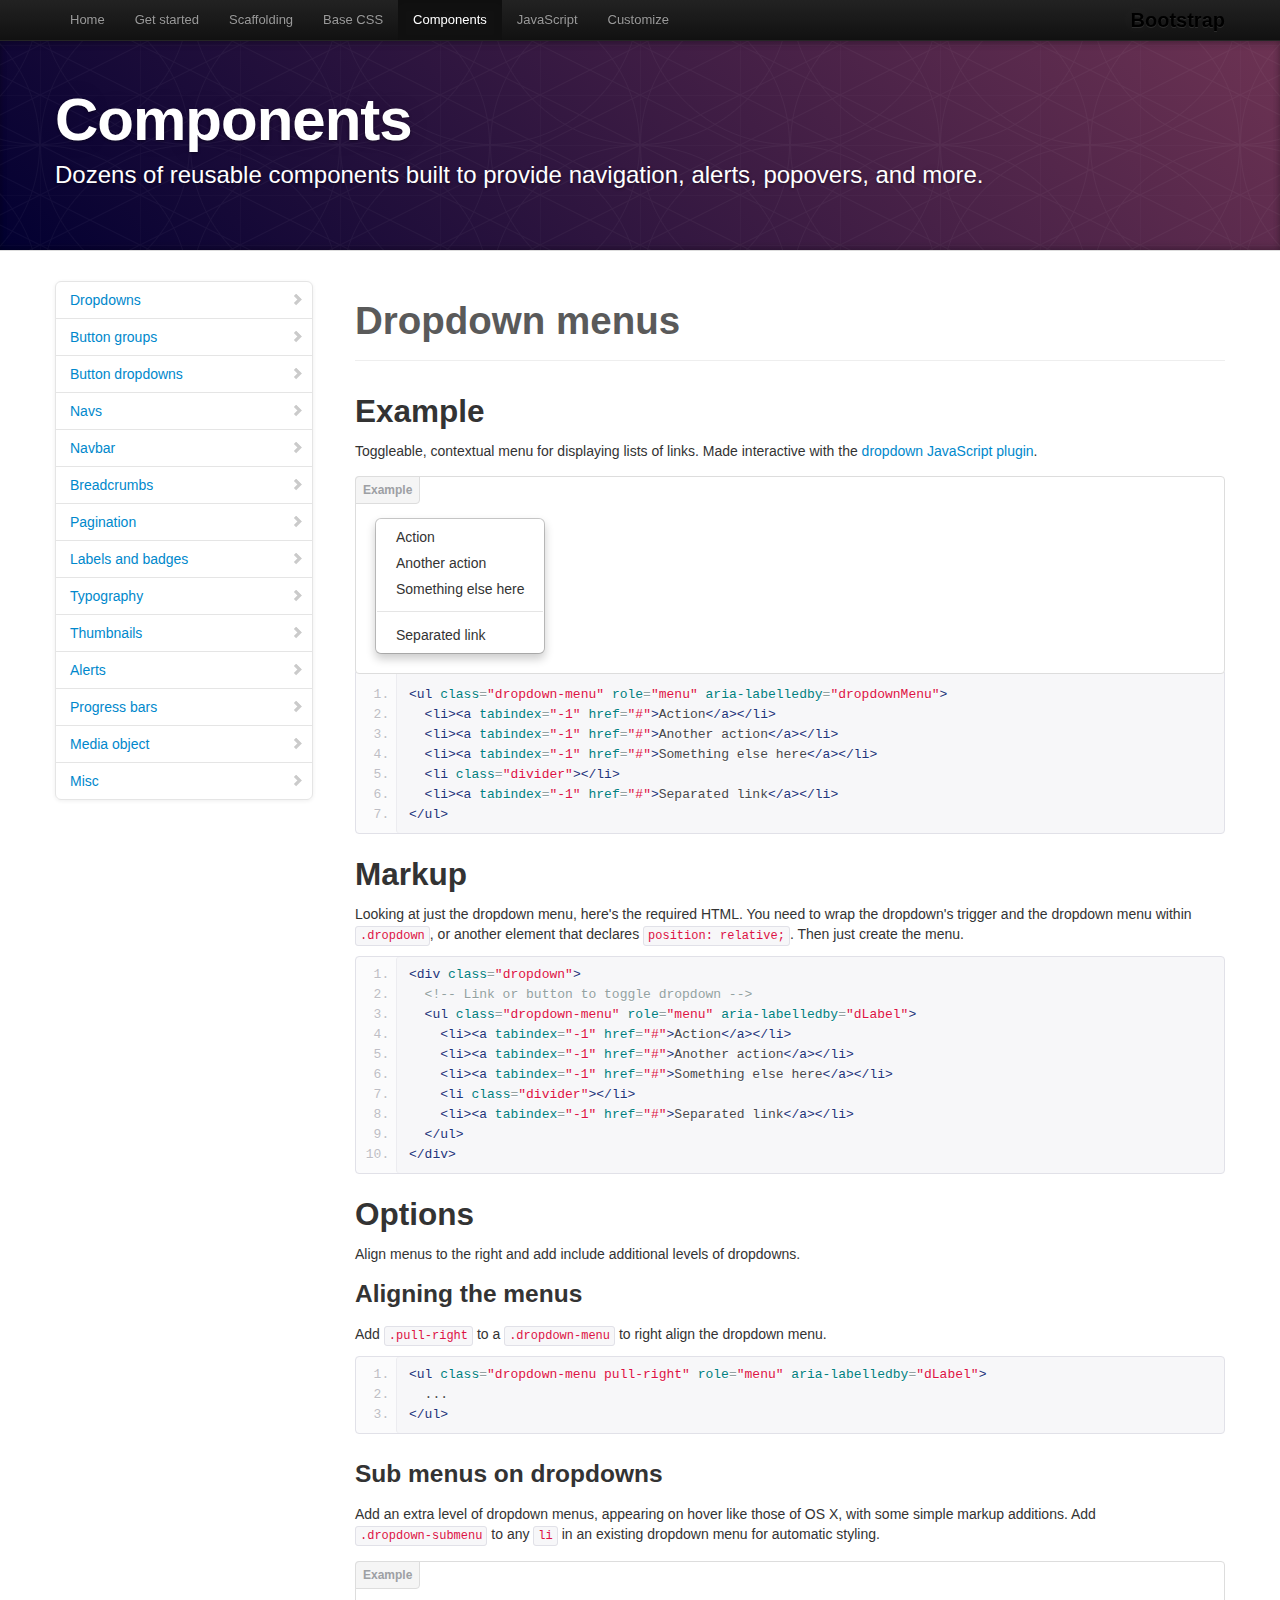
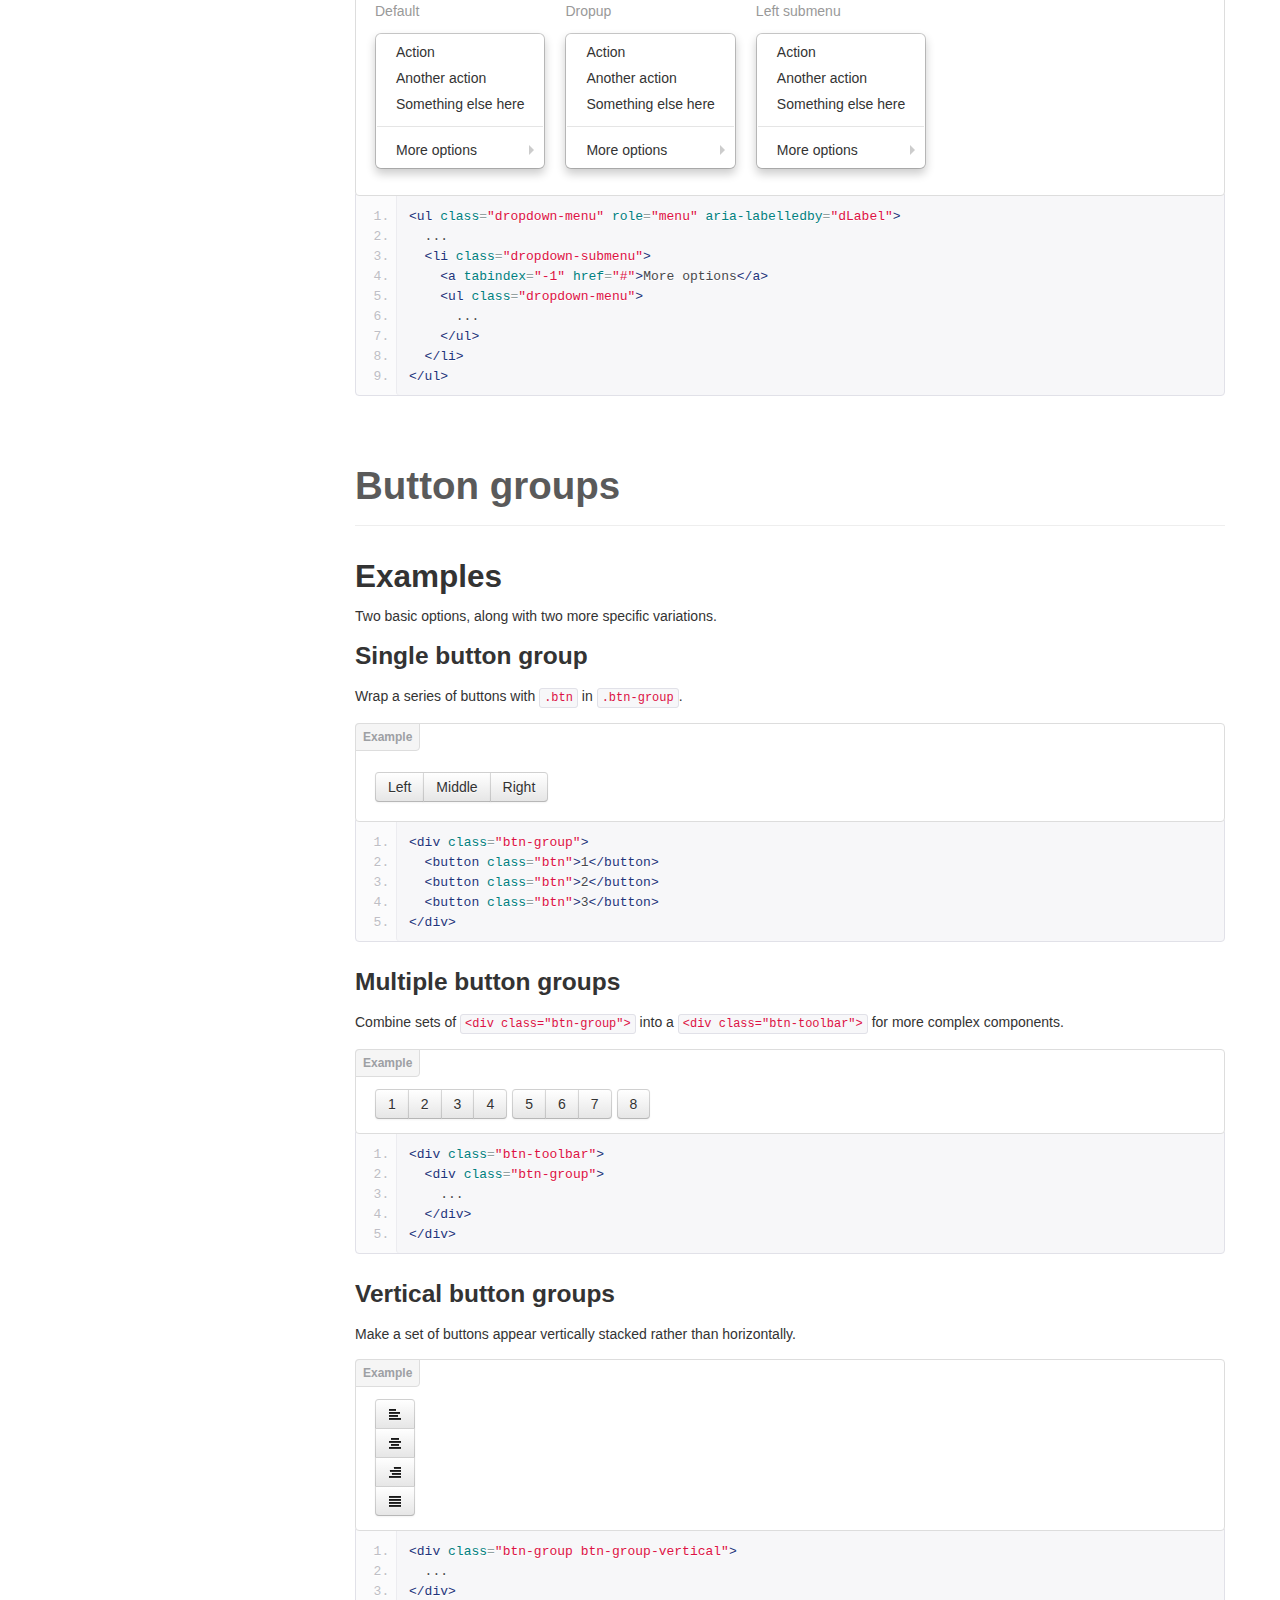
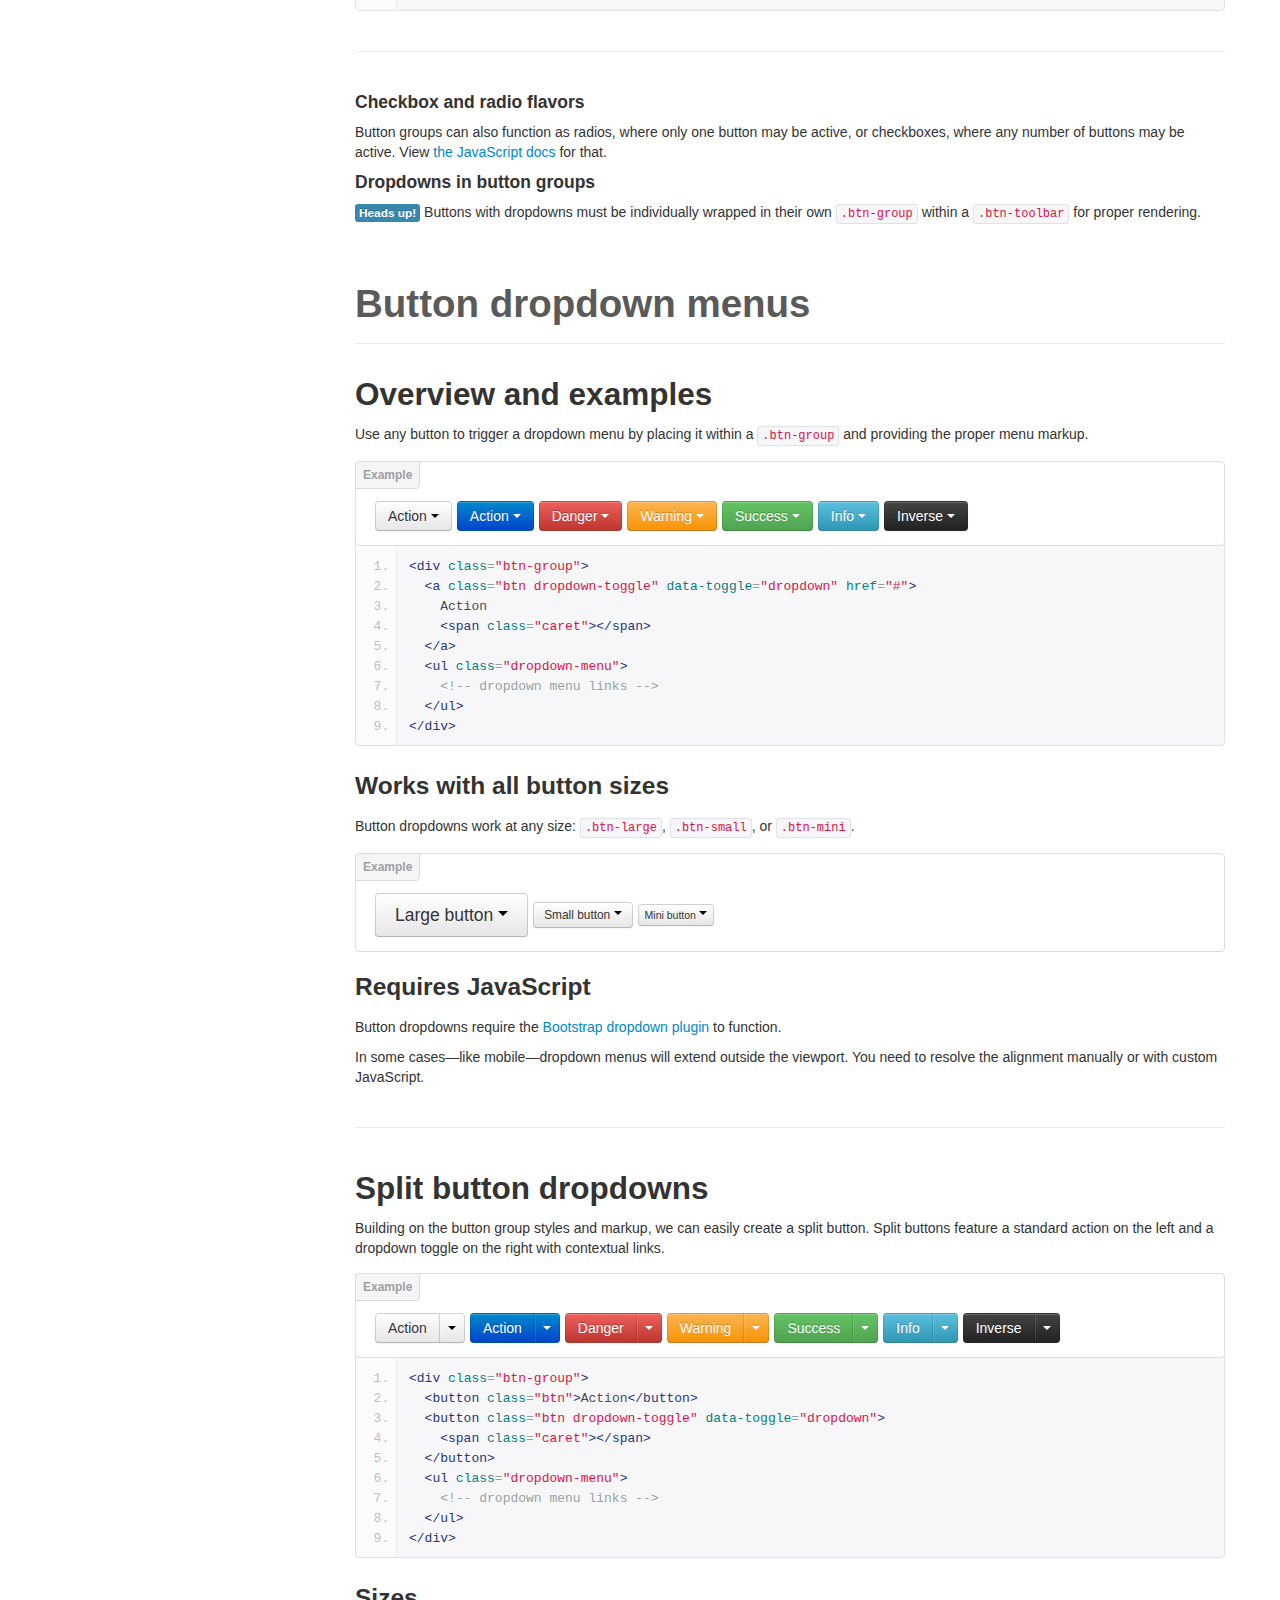
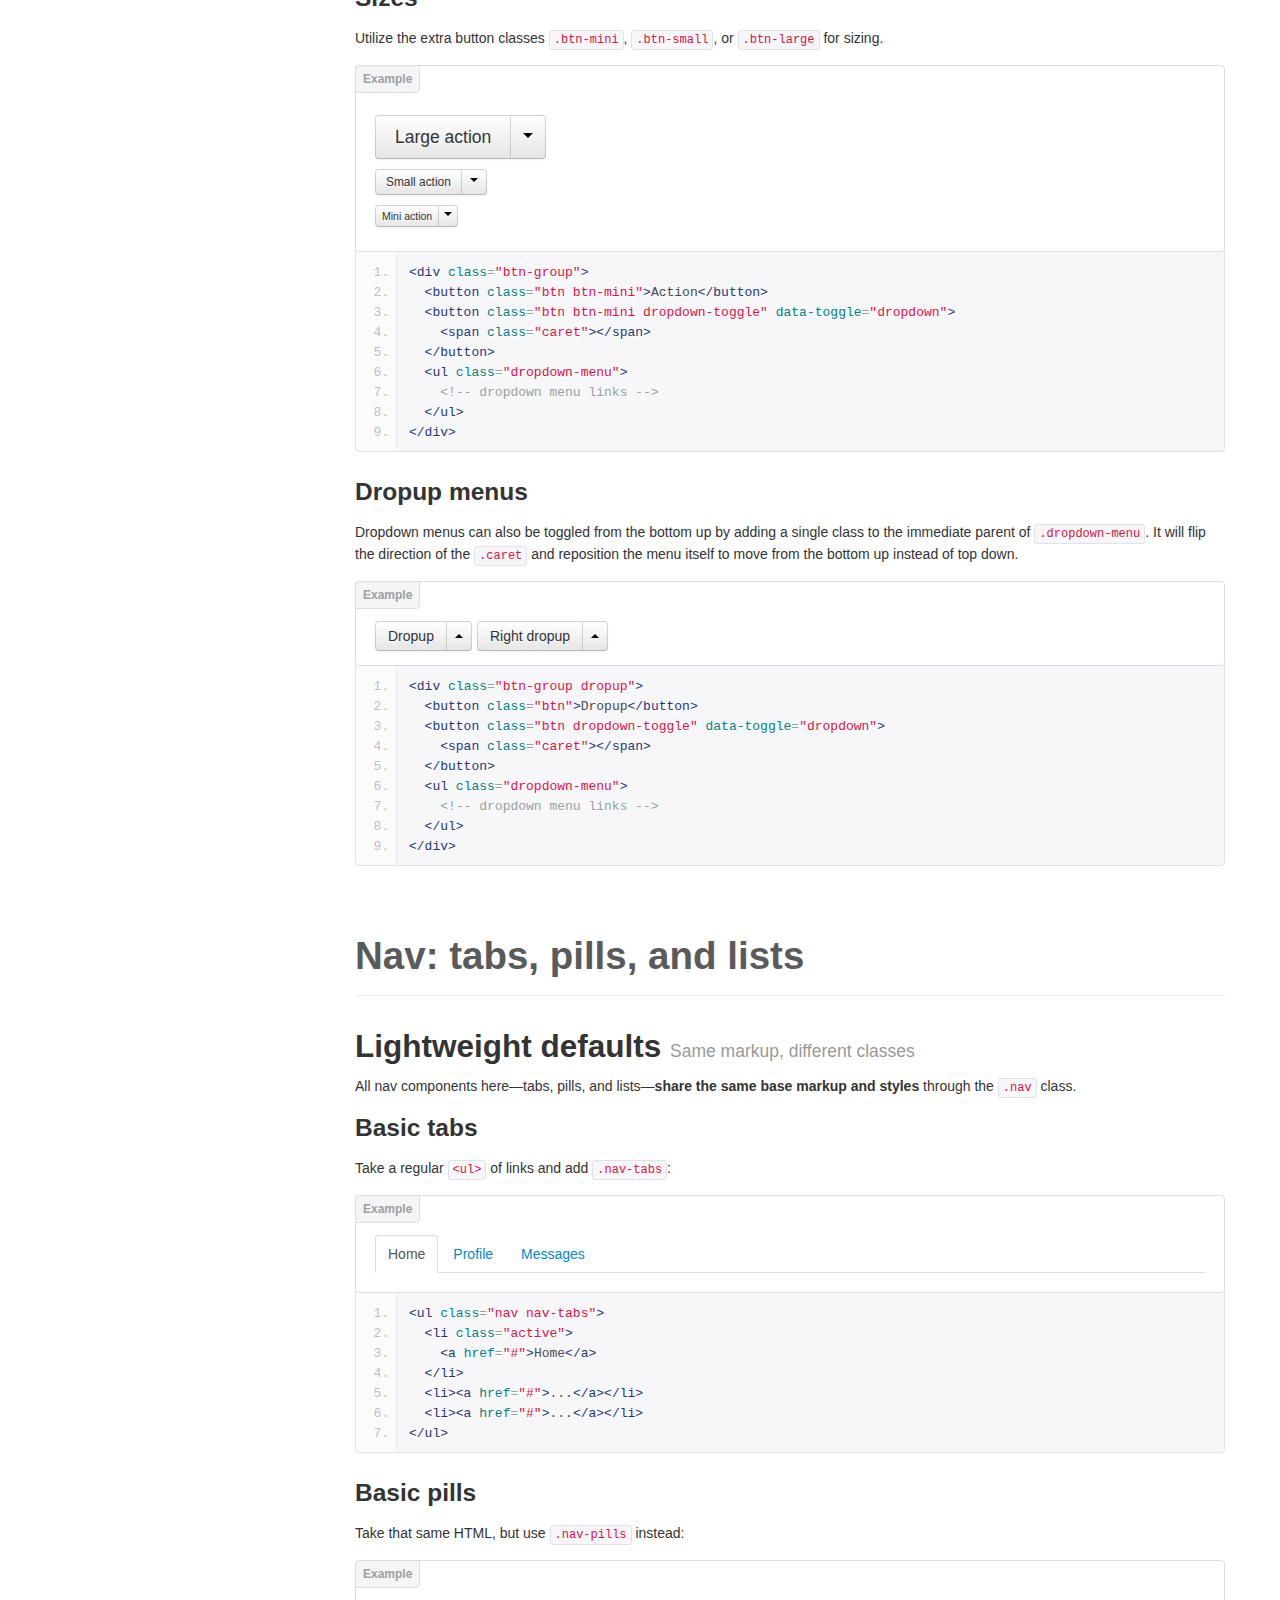
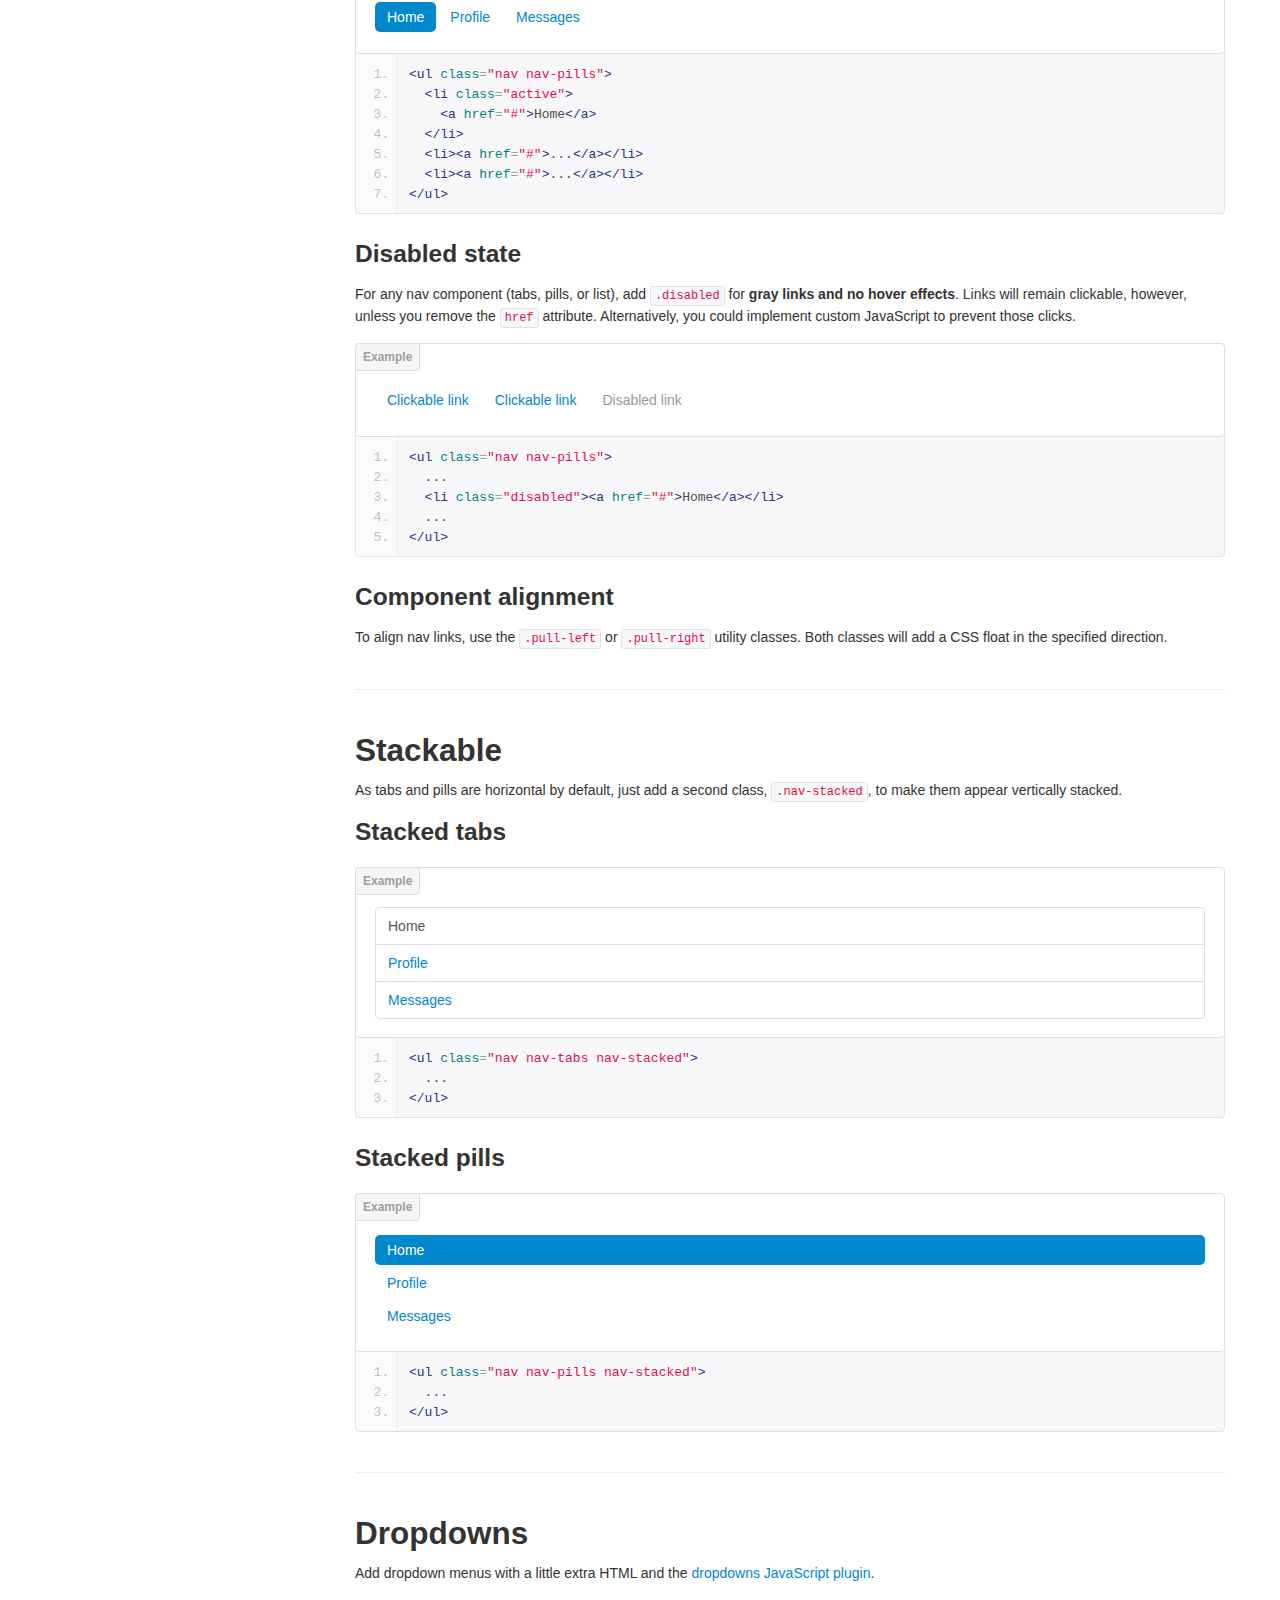
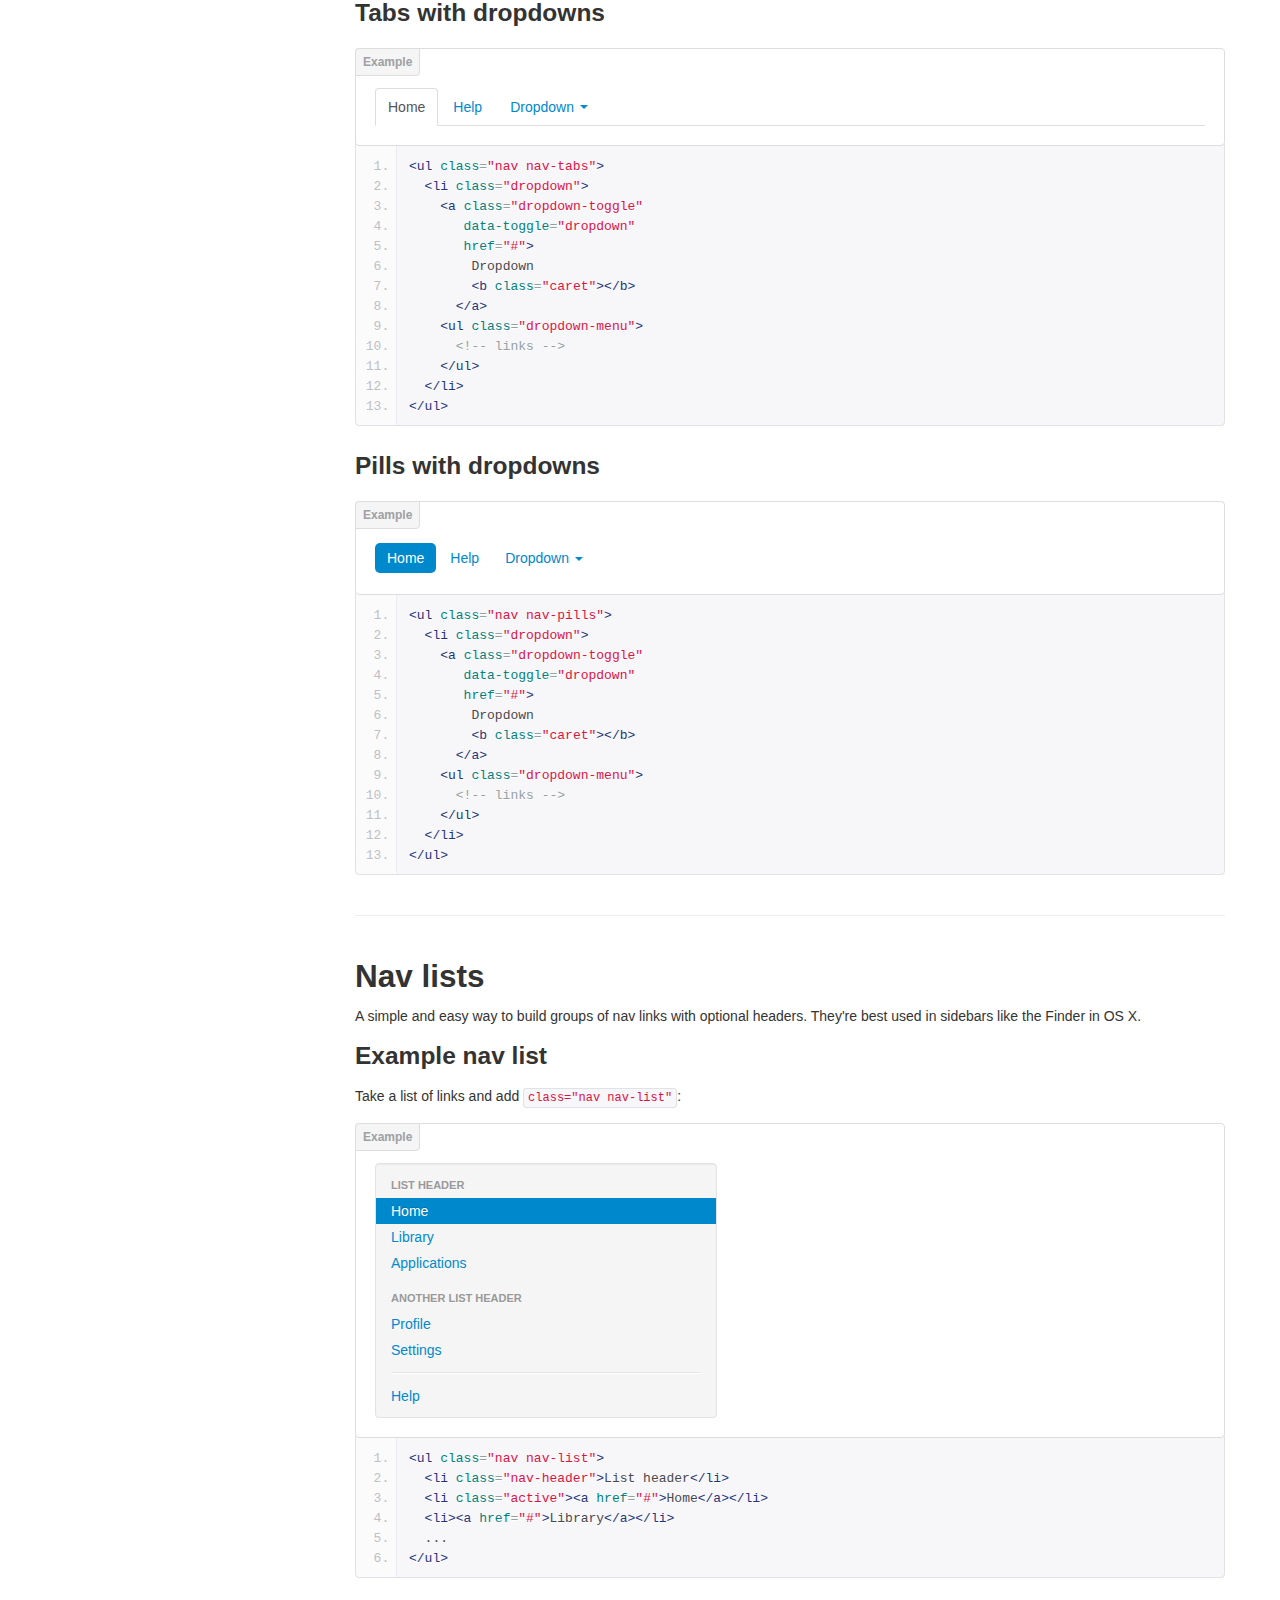
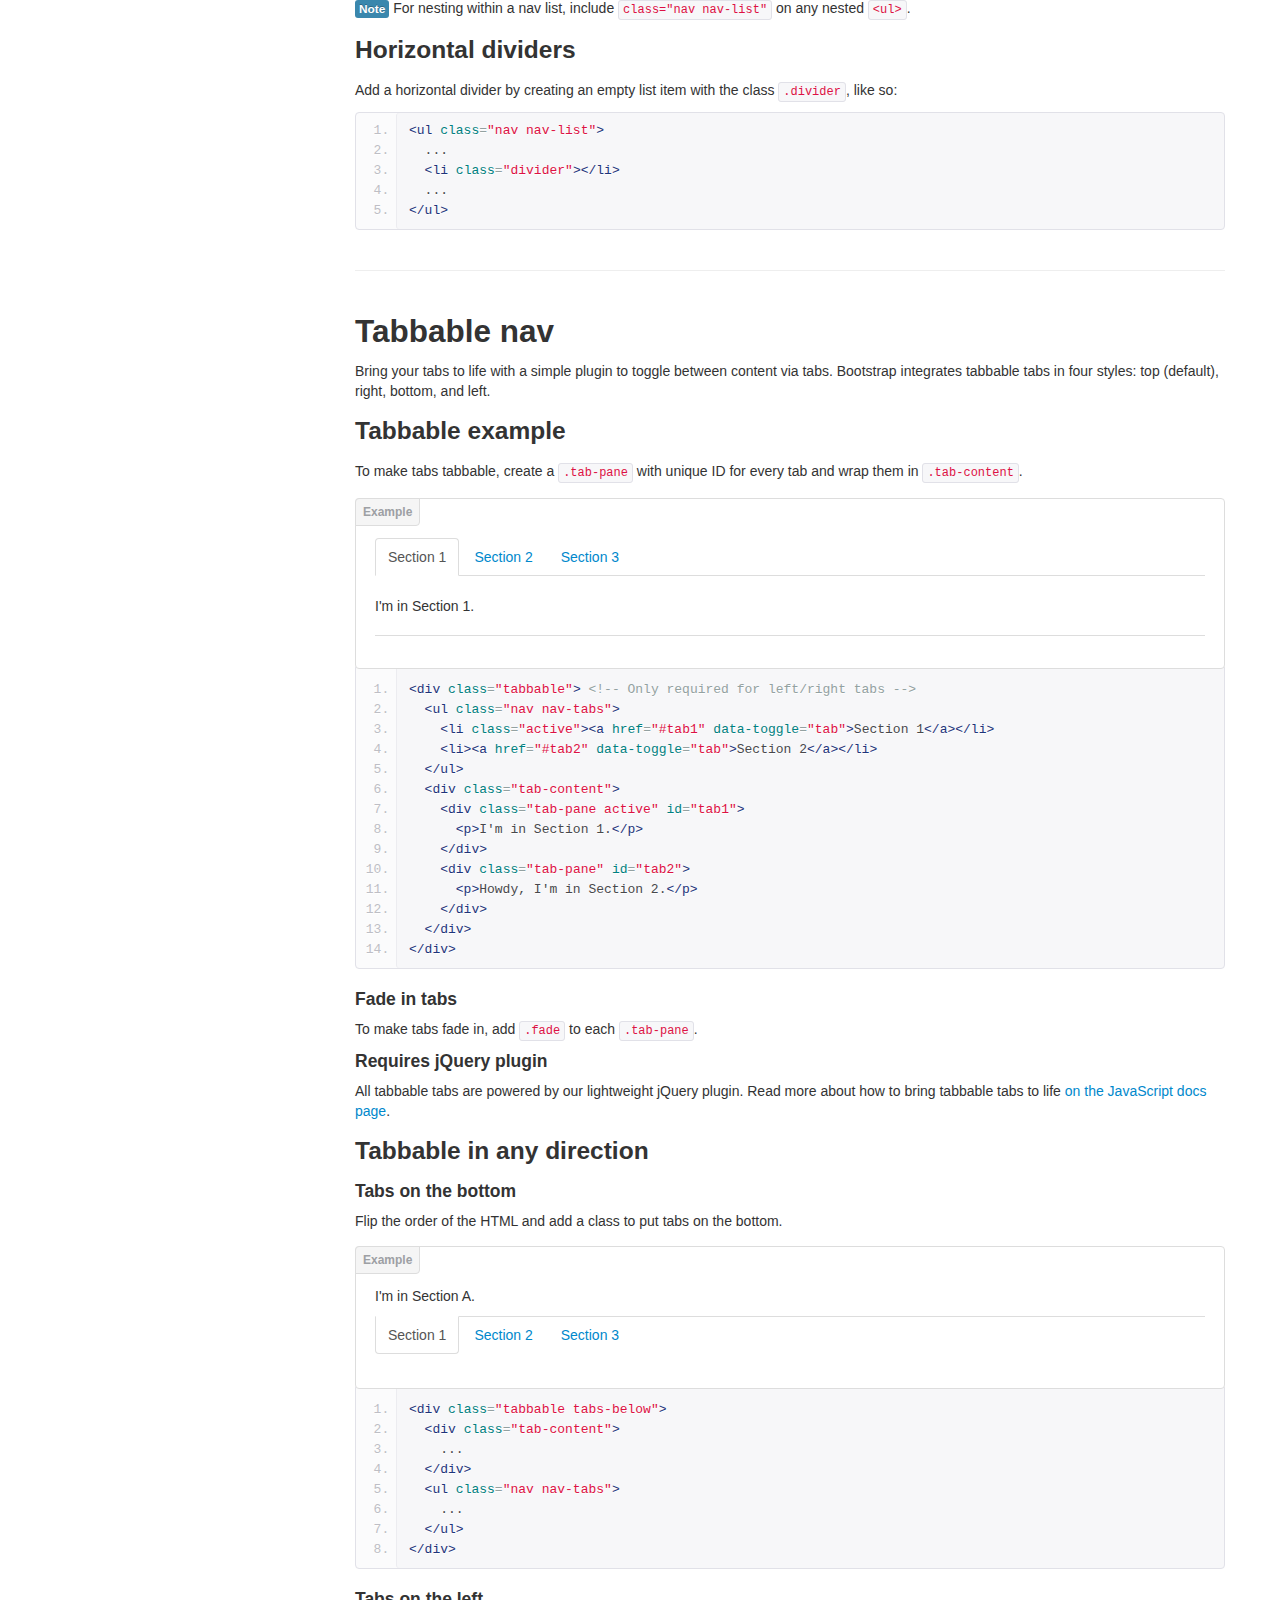
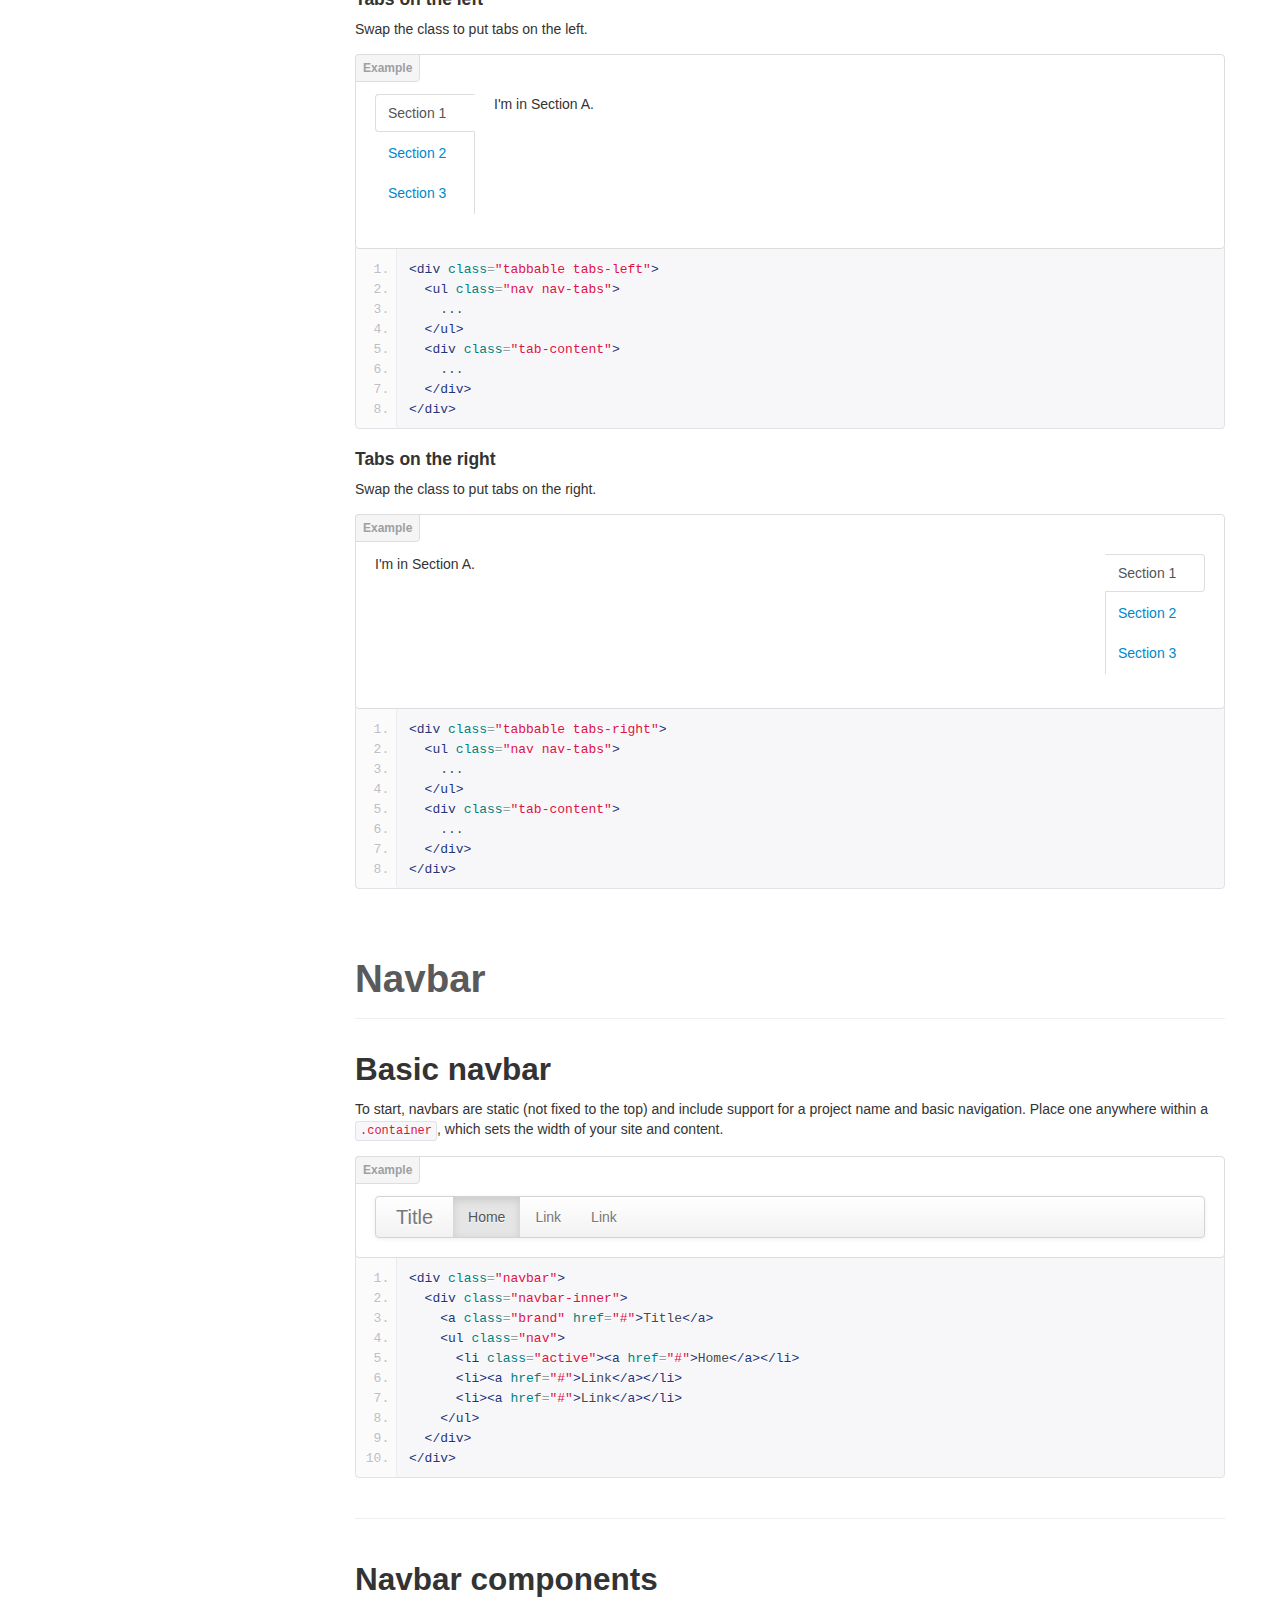
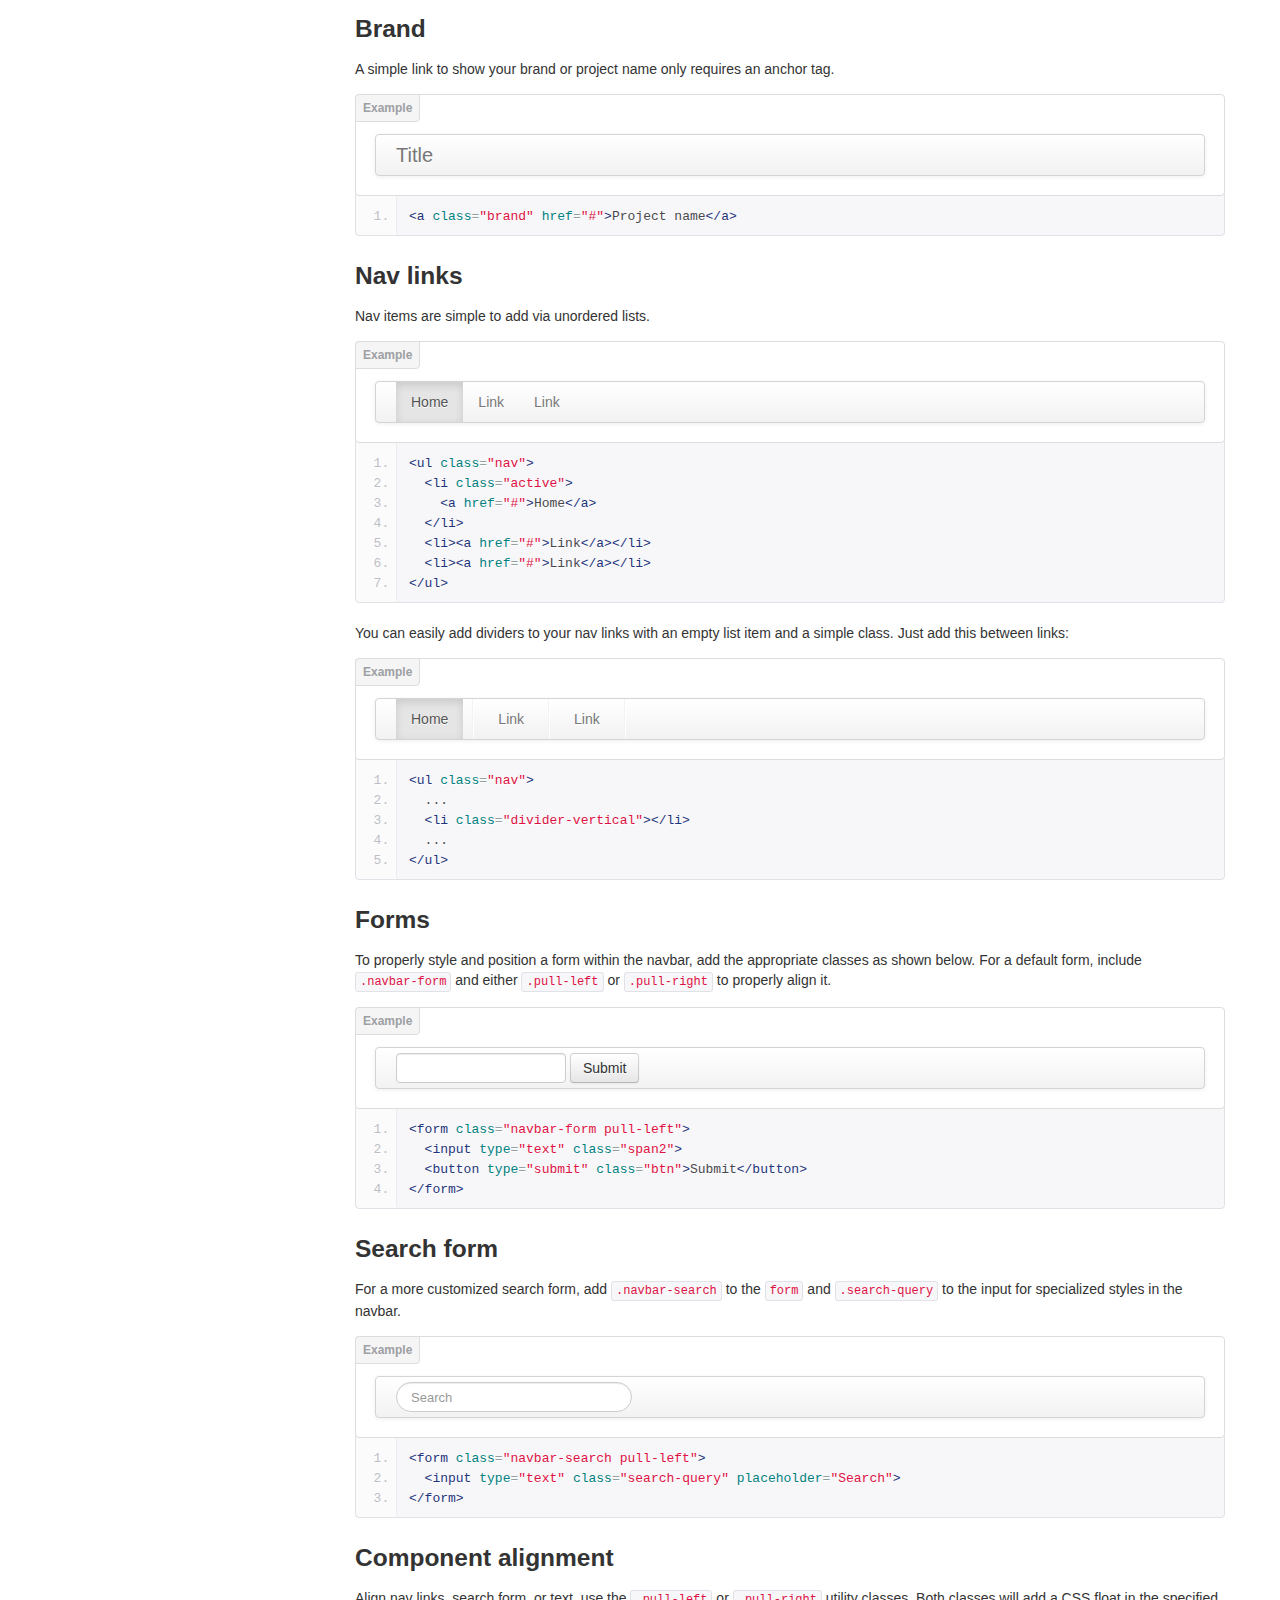
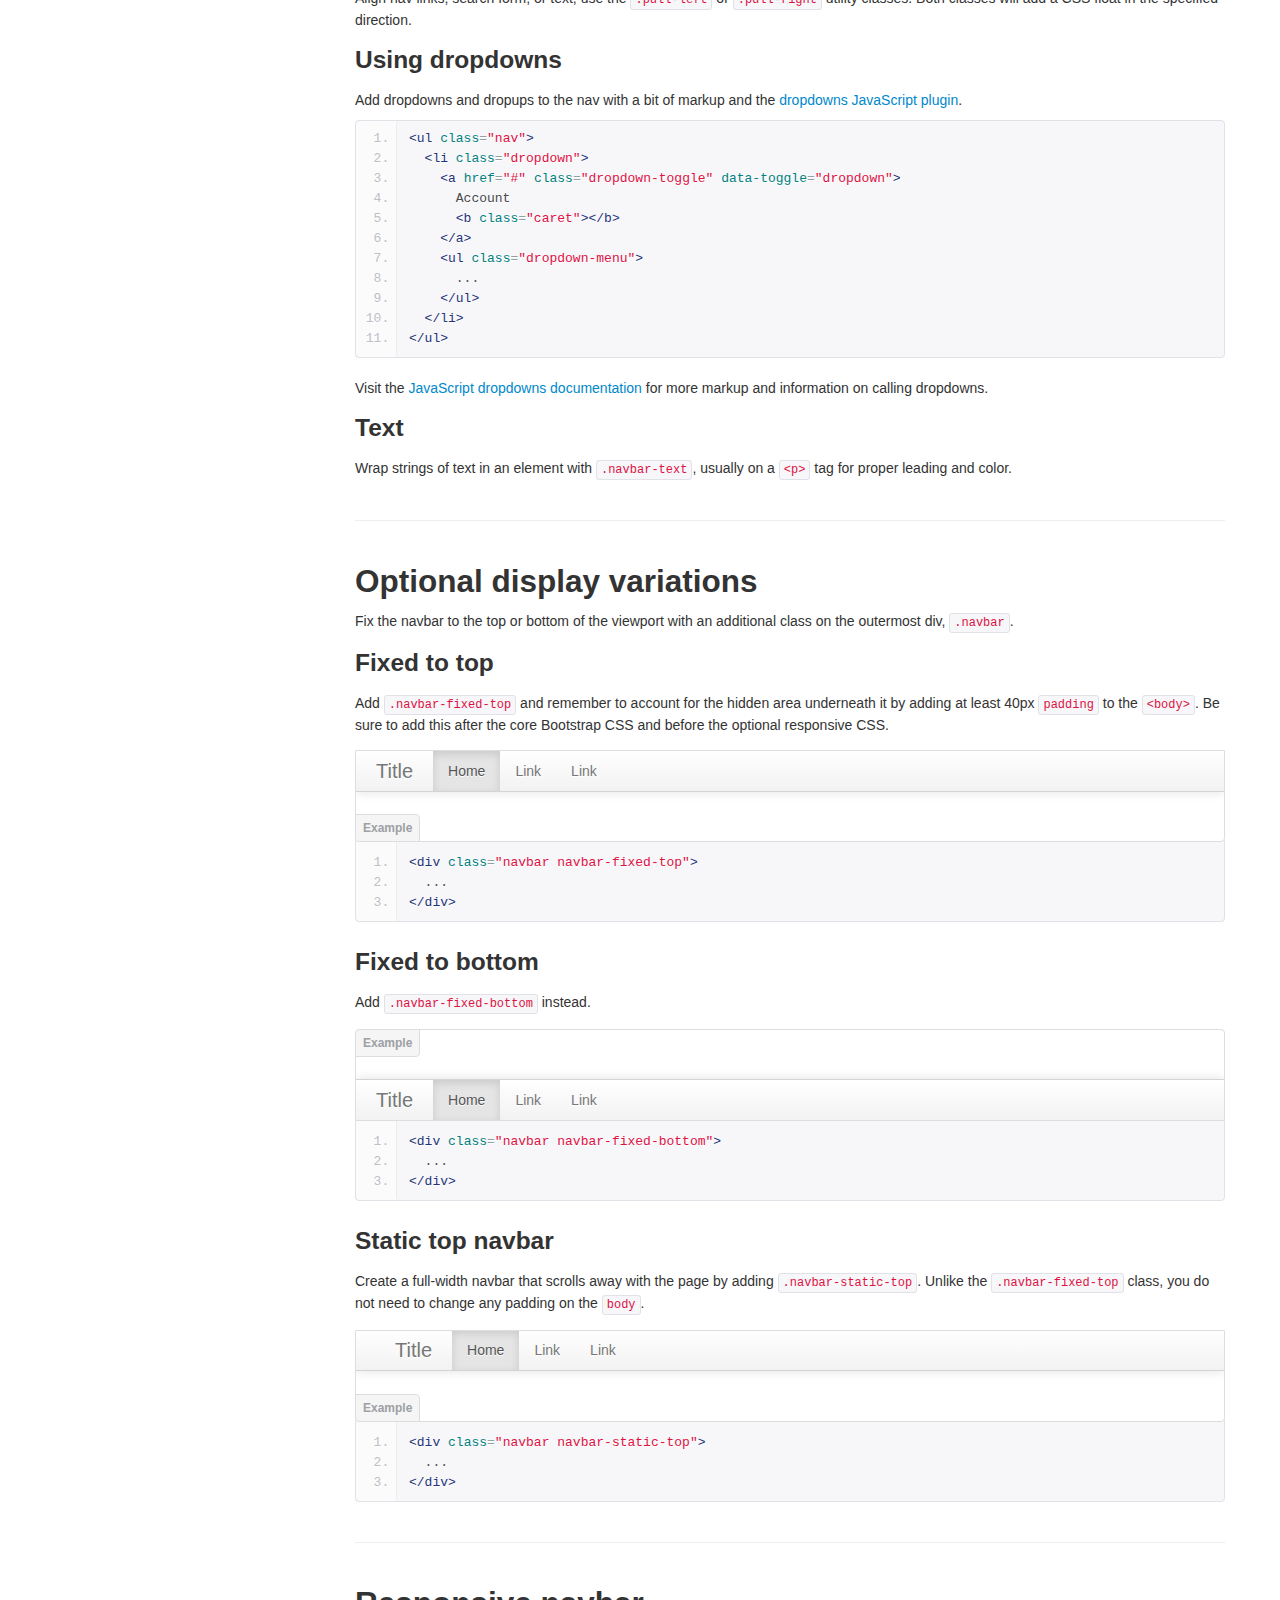
<file: docs/components.html>
<!DOCTYPE html>
<html lang="en">
  <head>
    <meta charset="utf-8">
    <title>Components · Bootstrap</title>
    <meta name="viewport" content="width=device-width, initial-scale=1.0">
    <meta name="description" content="">
    <meta name="author" content="">

    <!-- Le styles -->
    <link href="assets/css/bootstrap.css" rel="stylesheet">
    <link href="assets/css/bootstrap-responsive.css" rel="stylesheet">
    <link href="assets/css/docs.css" rel="stylesheet">
    <link href="assets/js/google-code-prettify/prettify.css" rel="stylesheet">

    <!-- Le HTML5 shim, for IE6-8 support of HTML5 elements -->
    <!--[if lt IE 9]>
      <script src="http://html5shim.googlecode.com/svn/trunk/html5.js"></script>
    <![endif]-->

    <!-- Le fav and touch icons -->
    <link rel="apple-touch-icon-precomposed" sizes="144x144" href="assets/ico/apple-touch-icon-144-precomposed.png">
    <link rel="apple-touch-icon-precomposed" sizes="114x114" href="assets/ico/apple-touch-icon-114-precomposed.png">
      <link rel="apple-touch-icon-precomposed" sizes="72x72" href="assets/ico/apple-touch-icon-72-precomposed.png">
                    <link rel="apple-touch-icon-precomposed" href="assets/ico/apple-touch-icon-57-precomposed.png">
                                   <link rel="shortcut icon" href="assets/ico/favicon.png">

  </head>

  <body data-spy="scroll" data-target=".bs-docs-sidebar">

    <!-- Navbar
    ================================================== -->
    <div class="navbar navbar-inverse navbar-fixed-top">
      <div class="navbar-inner">
        <div class="container">
          <button type="button" class="btn btn-navbar" data-toggle="collapse" data-target=".nav-collapse">
            <span class="icon-bar"></span>
            <span class="icon-bar"></span>
            <span class="icon-bar"></span>
          </button>
          <a class="brand" href="./index.html">Bootstrap</a>
          <div class="nav-collapse collapse">
            <ul class="nav">
              <li class="">
                <a href="./index.html">Home</a>
              </li>
              <li class="">
                <a href="./getting-started.html">Get started</a>
              </li>
              <li class="">
                <a href="./scaffolding.html">Scaffolding</a>
              </li>
              <li class="">
                <a href="./base-css.html">Base CSS</a>
              </li>
              <li class="active">
                <a href="./components.html">Components</a>
              </li>
              <li class="">
                <a href="./javascript.html">JavaScript</a>
              </li>
              <li class="">
                <a href="./customize.html">Customize</a>
              </li>
            </ul>
          </div>
        </div>
      </div>
    </div>

<!-- Subhead
================================================== -->
<header class="jumbotron subhead" id="overview">
  <div class="container">
    <h1>Components</h1>
    <p class="lead">Dozens of reusable components built to provide navigation, alerts, popovers, and more.</p>
  </div>
</header>


  <div class="container">

    <!-- Docs nav
    ================================================== -->
    <div class="row">
      <div class="span3 bs-docs-sidebar">
        <ul class="nav nav-list bs-docs-sidenav">
          <li><a href="#dropdowns"><i class="icon-chevron-right"></i> Dropdowns</a></li>
          <li><a href="#buttonGroups"><i class="icon-chevron-right"></i> Button groups</a></li>
          <li><a href="#buttonDropdowns"><i class="icon-chevron-right"></i> Button dropdowns</a></li>
          <li><a href="#navs"><i class="icon-chevron-right"></i> Navs</a></li>
          <li><a href="#navbar"><i class="icon-chevron-right"></i> Navbar</a></li>
          <li><a href="#breadcrumbs"><i class="icon-chevron-right"></i> Breadcrumbs</a></li>
          <li><a href="#pagination"><i class="icon-chevron-right"></i> Pagination</a></li>
          <li><a href="#labels-badges"><i class="icon-chevron-right"></i> Labels and badges</a></li>
          <li><a href="#typography"><i class="icon-chevron-right"></i> Typography</a></li>
          <li><a href="#thumbnails"><i class="icon-chevron-right"></i> Thumbnails</a></li>
          <li><a href="#alerts"><i class="icon-chevron-right"></i> Alerts</a></li>
          <li><a href="#progress"><i class="icon-chevron-right"></i> Progress bars</a></li>
          <li><a href="#media"><i class="icon-chevron-right"></i> Media object</a></li>
          <li><a href="#misc"><i class="icon-chevron-right"></i> Misc</a></li>
        </ul>
      </div>
      <div class="span9">



        <!-- Dropdowns
        ================================================== -->
        <section id="dropdowns">
          <div class="page-header">
            <h1>Dropdown menus</h1>
          </div>

          <h2>Example</h2>
          <p>Toggleable, contextual menu for displaying lists of links. Made interactive with the <a href="./javascript.html#dropdowns">dropdown JavaScript plugin</a>.</p>
          <div class="bs-docs-example">
            <div class="dropdown clearfix">
              <ul class="dropdown-menu" role="menu" aria-labelledby="dropdownMenu" style="display: block; position: static; margin-bottom: 5px; *width: 180px;">
                <li><a tabindex="-1" href="#">Action</a></li>
                <li><a tabindex="-1" href="#">Another action</a></li>
                <li><a tabindex="-1" href="#">Something else here</a></li>
                <li class="divider"></li>
                <li><a tabindex="-1" href="#">Separated link</a></li>
              </ul>
            </div>
          </div>
<pre class="prettyprint linenums">
&lt;ul class="dropdown-menu" role="menu" aria-labelledby="dropdownMenu"&gt;
  &lt;li&gt;&lt;a tabindex="-1" href="#"&gt;Action&lt;/a&gt;&lt;/li&gt;
  &lt;li&gt;&lt;a tabindex="-1" href="#"&gt;Another action&lt;/a&gt;&lt;/li&gt;
  &lt;li&gt;&lt;a tabindex="-1" href="#"&gt;Something else here&lt;/a&gt;&lt;/li&gt;
  &lt;li class="divider"&gt;&lt;/li&gt;
  &lt;li&gt;&lt;a tabindex="-1" href="#"&gt;Separated link&lt;/a&gt;&lt;/li&gt;
&lt;/ul&gt;
</pre>

          <h2>Markup</h2>
          <p>Looking at just the dropdown menu, here's the required HTML. You need to wrap the dropdown's trigger and the dropdown menu within <code>.dropdown</code>, or another element that declares <code>position: relative;</code>. Then just create the menu.</p>

<pre class="prettyprint linenums">
&lt;div class="dropdown"&gt;
  &lt;!-- Link or button to toggle dropdown --&gt;
  &lt;ul class="dropdown-menu" role="menu" aria-labelledby="dLabel"&gt;
    &lt;li&gt;&lt;a tabindex="-1" href="#"&gt;Action&lt;/a&gt;&lt;/li&gt;
    &lt;li&gt;&lt;a tabindex="-1" href="#"&gt;Another action&lt;/a&gt;&lt;/li&gt;
    &lt;li&gt;&lt;a tabindex="-1" href="#"&gt;Something else here&lt;/a&gt;&lt;/li&gt;
    &lt;li class="divider"&gt;&lt;/li&gt;
    &lt;li&gt;&lt;a tabindex="-1" href="#"&gt;Separated link&lt;/a&gt;&lt;/li&gt;
  &lt;/ul&gt;
&lt;/div&gt;
</pre>

          <h2>Options</h2>
          <p>Align menus to the right and add include additional levels of dropdowns.</p>

          <h3>Aligning the menus</h3>
          <p>Add <code>.pull-right</code> to a <code>.dropdown-menu</code> to right align the dropdown menu.</p>
<pre class="prettyprint linenums">
&lt;ul class="dropdown-menu pull-right" role="menu" aria-labelledby="dLabel"&gt;
  ...
&lt;/ul&gt;
</pre>

          <h3>Sub menus on dropdowns</h3>
          <p>Add an extra level of dropdown menus, appearing on hover like those of OS X, with some simple markup additions. Add <code>.dropdown-submenu</code> to any <code>li</code> in an existing dropdown menu for automatic styling.</p>
          <div class="bs-docs-example bs-docs-example-submenus">

            <div class="pull-left">
              <p class="muted">Default</p>
              <div class="dropdown clearfix">
                <ul class="dropdown-menu" role="menu" aria-labelledby="dropdownMenu">
                  <li><a tabindex="-1" href="#">Action</a></li>
                  <li><a tabindex="-1" href="#">Another action</a></li>
                  <li><a tabindex="-1" href="#">Something else here</a></li>
                  <li class="divider"></li>
                  <li class="dropdown-submenu">
                    <a tabindex="-1" href="#">More options</a>
                    <ul class="dropdown-menu">
                      <li><a tabindex="-1" href="#">Second level link</a></li>
                      <li><a tabindex="-1" href="#">Second level link</a></li>
                      <li><a tabindex="-1" href="#">Second level link</a></li>
                      <li><a tabindex="-1" href="#">Second level link</a></li>
                      <li><a tabindex="-1" href="#">Second level link</a></li>
                    </ul>
                  </li>
                </ul>
              </div>
            </div>

            <div class="pull-left">
              <p class="muted">Dropup</p>
              <div class="dropup">
                <ul class="dropdown-menu" role="menu" aria-labelledby="dropdownMenu">
                  <li><a tabindex="-1" href="#">Action</a></li>
                  <li><a tabindex="-1" href="#">Another action</a></li>
                  <li><a tabindex="-1" href="#">Something else here</a></li>
                  <li class="divider"></li>
                  <li class="dropdown-submenu">
                    <a tabindex="-1" href="#">More options</a>
                    <ul class="dropdown-menu">
                      <li><a tabindex="-1" href="#">Second level link</a></li>
                      <li><a tabindex="-1" href="#">Second level link</a></li>
                      <li><a tabindex="-1" href="#">Second level link</a></li>
                      <li><a tabindex="-1" href="#">Second level link</a></li>
                      <li><a tabindex="-1" href="#">Second level link</a></li>
                    </ul>
                  </li>
                </ul>
              </div>
            </div>

            <div class="pull-left">
              <p class="muted">Left submenu</p>
              <div class="dropdown">
                <ul class="dropdown-menu" role="menu" aria-labelledby="dropdownMenu">
                  <li><a tabindex="-1" href="#">Action</a></li>
                  <li><a tabindex="-1" href="#">Another action</a></li>
                  <li><a tabindex="-1" href="#">Something else here</a></li>
                  <li class="divider"></li>
                  <li class="dropdown-submenu pull-left">
                    <a tabindex="-1" href="#">More options</a>
                    <ul class="dropdown-menu">
                      <li><a tabindex="-1" href="#">Second level link</a></li>
                      <li><a tabindex="-1" href="#">Second level link</a></li>
                      <li><a tabindex="-1" href="#">Second level link</a></li>
                      <li><a tabindex="-1" href="#">Second level link</a></li>
                      <li><a tabindex="-1" href="#">Second level link</a></li>
                    </ul>
                  </li>
                </ul>
              </div>
            </div>

          </div>
<pre class="prettyprint linenums">
&lt;ul class="dropdown-menu" role="menu" aria-labelledby="dLabel"&gt;
  ...
  &lt;li class="dropdown-submenu"&gt;
    &lt;a tabindex="-1" href="#"&gt;More options&lt;/a&gt;
    &lt;ul class="dropdown-menu"&gt;
      ...
    &lt;/ul&gt;
  &lt;/li&gt;
&lt;/ul&gt;
</pre>

        </section>




        <!-- Button Groups
        ================================================== -->
        <section id="buttonGroups">
          <div class="page-header">
            <h1>Button groups</h1>
          </div>

          <h2>Examples</h2>
          <p>Two basic options, along with two more specific variations.</p>

          <h3>Single button group</h3>
          <p>Wrap a series of buttons with <code>.btn</code> in <code>.btn-group</code>.</p>
          <div class="bs-docs-example">
            <div class="btn-group" style="margin: 9px 0 5px;">
              <button class="btn">Left</button>
              <button class="btn">Middle</button>
              <button class="btn">Right</button>
            </div>
          </div>
<pre class="prettyprint linenums">
&lt;div class="btn-group"&gt;
  &lt;button class="btn"&gt;1&lt;/button&gt;
  &lt;button class="btn"&gt;2&lt;/button&gt;
  &lt;button class="btn"&gt;3&lt;/button&gt;
&lt;/div&gt;
</pre>

          <h3>Multiple button groups</h3>
          <p>Combine sets of <code>&lt;div class="btn-group"&gt;</code> into a <code>&lt;div class="btn-toolbar"&gt;</code> for more complex components.</p>
          <div class="bs-docs-example">
            <div class="btn-toolbar" style="margin: 0;">
              <div class="btn-group">
                <button class="btn">1</button>
                <button class="btn">2</button>
                <button class="btn">3</button>
                <button class="btn">4</button>
              </div>
              <div class="btn-group">
                <button class="btn">5</button>
                <button class="btn">6</button>
                <button class="btn">7</button>
              </div>
              <div class="btn-group">
                <button class="btn">8</button>
              </div>
            </div>
          </div>
<pre class="prettyprint linenums">
&lt;div class="btn-toolbar"&gt;
  &lt;div class="btn-group"&gt;
    ...
  &lt;/div&gt;
&lt;/div&gt;
</pre>

          <h3>Vertical button groups</h3>
          <p>Make a set of buttons appear vertically stacked rather than horizontally.</p>
          <div class="bs-docs-example">
            <div class="btn-group btn-group-vertical">
              <button type="button" class="btn"><i class="icon-align-left"></i></button>
              <button type="button" class="btn"><i class="icon-align-center"></i></button>
              <button type="button" class="btn"><i class="icon-align-right"></i></button>
              <button type="button" class="btn"><i class="icon-align-justify"></i></button>
            </div>
          </div>
<pre class="prettyprint linenums">
&lt;div class="btn-group btn-group-vertical"&gt;
  ...
&lt;/div&gt;
</pre>


          <hr class="bs-docs-separator">


          <h4>Checkbox and radio flavors</h4>
          <p>Button groups can also function as radios, where only one button may be active, or checkboxes, where any number of buttons may be active. View <a href="./javascript.html#buttons">the JavaScript docs</a> for that.</p>

          <h4>Dropdowns in button groups</h4>
          <p><span class="label label-info">Heads up!</span> Buttons with dropdowns must be individually wrapped in their own <code>.btn-group</code> within a <code>.btn-toolbar</code> for proper rendering.</p>
        </section>



        <!-- Split button dropdowns
        ================================================== -->
        <section id="buttonDropdowns">
          <div class="page-header">
            <h1>Button dropdown menus</h1>
          </div>


          <h2>Overview and examples</h2>
          <p>Use any button to trigger a dropdown menu by placing it within a <code>.btn-group</code> and providing the proper menu markup.</p>
          <div class="bs-docs-example">
            <div class="btn-toolbar" style="margin: 0;">
              <div class="btn-group">
                <button class="btn dropdown-toggle" data-toggle="dropdown">Action <span class="caret"></span></button>
                <ul class="dropdown-menu">
                  <li><a href="#">Action</a></li>
                  <li><a href="#">Another action</a></li>
                  <li><a href="#">Something else here</a></li>
                  <li class="divider"></li>
                  <li><a href="#">Separated link</a></li>
                </ul>
              </div><!-- /btn-group -->
              <div class="btn-group">
                <button class="btn btn-primary dropdown-toggle" data-toggle="dropdown">Action <span class="caret"></span></button>
                <ul class="dropdown-menu">
                  <li><a href="#">Action</a></li>
                  <li><a href="#">Another action</a></li>
                  <li><a href="#">Something else here</a></li>
                  <li class="divider"></li>
                  <li><a href="#">Separated link</a></li>
                </ul>
              </div><!-- /btn-group -->
              <div class="btn-group">
                <button class="btn btn-danger dropdown-toggle" data-toggle="dropdown">Danger <span class="caret"></span></button>
                <ul class="dropdown-menu">
                  <li><a href="#">Action</a></li>
                  <li><a href="#">Another action</a></li>
                  <li><a href="#">Something else here</a></li>
                  <li class="divider"></li>
                  <li><a href="#">Separated link</a></li>
                </ul>
              </div><!-- /btn-group -->
              <div class="btn-group">
                <button class="btn btn-warning dropdown-toggle" data-toggle="dropdown">Warning <span class="caret"></span></button>
                <ul class="dropdown-menu">
                  <li><a href="#">Action</a></li>
                  <li><a href="#">Another action</a></li>
                  <li><a href="#">Something else here</a></li>
                  <li class="divider"></li>
                  <li><a href="#">Separated link</a></li>
                </ul>
              </div><!-- /btn-group -->
              <div class="btn-group">
                <button class="btn btn-success dropdown-toggle" data-toggle="dropdown">Success <span class="caret"></span></button>
                <ul class="dropdown-menu">
                  <li><a href="#">Action</a></li>
                  <li><a href="#">Another action</a></li>
                  <li><a href="#">Something else here</a></li>
                  <li class="divider"></li>
                  <li><a href="#">Separated link</a></li>
                </ul>
              </div><!-- /btn-group -->
              <div class="btn-group">
                <button class="btn btn-info dropdown-toggle" data-toggle="dropdown">Info <span class="caret"></span></button>
                <ul class="dropdown-menu">
                  <li><a href="#">Action</a></li>
                  <li><a href="#">Another action</a></li>
                  <li><a href="#">Something else here</a></li>
                  <li class="divider"></li>
                  <li><a href="#">Separated link</a></li>
                </ul>
              </div><!-- /btn-group -->
              <div class="btn-group">
                <button class="btn btn-inverse dropdown-toggle" data-toggle="dropdown">Inverse <span class="caret"></span></button>
                <ul class="dropdown-menu">
                  <li><a href="#">Action</a></li>
                  <li><a href="#">Another action</a></li>
                  <li><a href="#">Something else here</a></li>
                  <li class="divider"></li>
                  <li><a href="#">Separated link</a></li>
                </ul>
              </div><!-- /btn-group -->
            </div><!-- /btn-toolbar -->
          </div>
<pre class="prettyprint linenums">
&lt;div class="btn-group"&gt;
  &lt;a class="btn dropdown-toggle" data-toggle="dropdown" href="#"&gt;
    Action
    &lt;span class="caret"&gt;&lt;/span&gt;
  &lt;/a&gt;
  &lt;ul class="dropdown-menu"&gt;
    &lt;!-- dropdown menu links --&gt;
  &lt;/ul&gt;
&lt;/div&gt;
</pre>

          <h3>Works with all button sizes</h3>
          <p>Button dropdowns work at any size:  <code>.btn-large</code>, <code>.btn-small</code>, or <code>.btn-mini</code>.</p>
          <div class="bs-docs-example">
            <div class="btn-toolbar" style="margin: 0;">
              <div class="btn-group">
                <button class="btn btn-large dropdown-toggle" data-toggle="dropdown">Large button <span class="caret"></span></button>
                <ul class="dropdown-menu">
                  <li><a href="#">Action</a></li>
                  <li><a href="#">Another action</a></li>
                  <li><a href="#">Something else here</a></li>
                  <li class="divider"></li>
                  <li><a href="#">Separated link</a></li>
                </ul>
              </div><!-- /btn-group -->
              <div class="btn-group">
                <button class="btn btn-small dropdown-toggle" data-toggle="dropdown">Small button <span class="caret"></span></button>
                <ul class="dropdown-menu">
                  <li><a href="#">Action</a></li>
                  <li><a href="#">Another action</a></li>
                  <li><a href="#">Something else here</a></li>
                  <li class="divider"></li>
                  <li><a href="#">Separated link</a></li>
                </ul>
              </div><!-- /btn-group -->
              <div class="btn-group">
                <button class="btn btn-mini dropdown-toggle" data-toggle="dropdown">Mini button <span class="caret"></span></button>
                <ul class="dropdown-menu">
                  <li><a href="#">Action</a></li>
                  <li><a href="#">Another action</a></li>
                  <li><a href="#">Something else here</a></li>
                  <li class="divider"></li>
                  <li><a href="#">Separated link</a></li>
                </ul>
              </div><!-- /btn-group -->
            </div><!-- /btn-toolbar -->
          </div>

          <h3>Requires JavaScript</h3>
          <p>Button dropdowns require the <a href="./javascript.html#dropdowns">Bootstrap dropdown plugin</a> to function.</p>
          <p>In some cases&mdash;like mobile&mdash;dropdown menus will extend outside the viewport. You need to resolve the alignment manually or with custom JavaScript.</p>


          <hr class="bs-docs-separator">


          <h2>Split button dropdowns</h2>
          <p>Building on the button group styles and markup, we can easily create a split button. Split buttons feature a standard action on the left and a dropdown toggle on the right with contextual links.</p>
          <div class="bs-docs-example">
            <div class="btn-toolbar" style="margin: 0;">
              <div class="btn-group">
                <button class="btn">Action</button>
                <button class="btn dropdown-toggle" data-toggle="dropdown"><span class="caret"></span></button>
                <ul class="dropdown-menu">
                  <li><a href="#">Action</a></li>
                  <li><a href="#">Another action</a></li>
                  <li><a href="#">Something else here</a></li>
                  <li class="divider"></li>
                  <li><a href="#">Separated link</a></li>
                </ul>
              </div><!-- /btn-group -->
              <div class="btn-group">
                <button class="btn btn-primary">Action</button>
                <button class="btn btn-primary dropdown-toggle" data-toggle="dropdown"><span class="caret"></span></button>
                <ul class="dropdown-menu">
                  <li><a href="#">Action</a></li>
                  <li><a href="#">Another action</a></li>
                  <li><a href="#">Something else here</a></li>
                  <li class="divider"></li>
                  <li><a href="#">Separated link</a></li>
                </ul>
              </div><!-- /btn-group -->
              <div class="btn-group">
                <button class="btn btn-danger">Danger</button>
                <button class="btn btn-danger dropdown-toggle" data-toggle="dropdown"><span class="caret"></span></button>
                <ul class="dropdown-menu">
                  <li><a href="#">Action</a></li>
                  <li><a href="#">Another action</a></li>
                  <li><a href="#">Something else here</a></li>
                  <li class="divider"></li>
                  <li><a href="#">Separated link</a></li>
                </ul>
              </div><!-- /btn-group -->
              <div class="btn-group">
                <button class="btn btn-warning">Warning</button>
                <button class="btn btn-warning dropdown-toggle" data-toggle="dropdown"><span class="caret"></span></button>
                <ul class="dropdown-menu">
                  <li><a href="#">Action</a></li>
                  <li><a href="#">Another action</a></li>
                  <li><a href="#">Something else here</a></li>
                  <li class="divider"></li>
                  <li><a href="#">Separated link</a></li>
                </ul>
              </div><!-- /btn-group -->
              <div class="btn-group">
                <button class="btn btn-success">Success</button>
                <button class="btn btn-success dropdown-toggle" data-toggle="dropdown"><span class="caret"></span></button>
                <ul class="dropdown-menu">
                  <li><a href="#">Action</a></li>
                  <li><a href="#">Another action</a></li>
                  <li><a href="#">Something else here</a></li>
                  <li class="divider"></li>
                  <li><a href="#">Separated link</a></li>
                </ul>
              </div><!-- /btn-group -->
              <div class="btn-group">
                <button class="btn btn-info">Info</button>
                <button class="btn btn-info dropdown-toggle" data-toggle="dropdown"><span class="caret"></span></button>
                <ul class="dropdown-menu">
                  <li><a href="#">Action</a></li>
                  <li><a href="#">Another action</a></li>
                  <li><a href="#">Something else here</a></li>
                  <li class="divider"></li>
                  <li><a href="#">Separated link</a></li>
                </ul>
              </div><!-- /btn-group -->
              <div class="btn-group">
                <button class="btn btn-inverse">Inverse</button>
                <button class="btn btn-inverse dropdown-toggle" data-toggle="dropdown"><span class="caret"></span></button>
                <ul class="dropdown-menu">
                  <li><a href="#">Action</a></li>
                  <li><a href="#">Another action</a></li>
                  <li><a href="#">Something else here</a></li>
                  <li class="divider"></li>
                  <li><a href="#">Separated link</a></li>
                </ul>
              </div><!-- /btn-group -->
            </div><!-- /btn-toolbar -->
          </div>
<pre class="prettyprint linenums">
&lt;div class="btn-group"&gt;
  &lt;button class="btn"&gt;Action&lt;/button&gt;
  &lt;button class="btn dropdown-toggle" data-toggle="dropdown"&gt;
    &lt;span class="caret"&gt;&lt;/span&gt;
  &lt;/button&gt;
  &lt;ul class="dropdown-menu"&gt;
    &lt;!-- dropdown menu links --&gt;
  &lt;/ul&gt;
&lt;/div&gt;
</pre>

          <h3>Sizes</h3>
          <p>Utilize the extra button classes <code>.btn-mini</code>, <code>.btn-small</code>, or <code>.btn-large</code> for sizing.</p>
          <div class="bs-docs-example">
            <div class="btn-toolbar">
              <div class="btn-group">
                <button class="btn btn-large">Large action</button>
                <button class="btn btn-large dropdown-toggle" data-toggle="dropdown"><span class="caret"></span></button>
                <ul class="dropdown-menu">
                  <li><a href="#">Action</a></li>
                  <li><a href="#">Another action</a></li>
                  <li><a href="#">Something else here</a></li>
                  <li class="divider"></li>
                  <li><a href="#">Separated link</a></li>
                </ul>
              </div><!-- /btn-group -->
            </div><!-- /btn-toolbar -->
            <div class="btn-toolbar">
              <div class="btn-group">
                <button class="btn btn-small">Small action</button>
                <button class="btn btn-small dropdown-toggle" data-toggle="dropdown"><span class="caret"></span></button>
                <ul class="dropdown-menu">
                  <li><a href="#">Action</a></li>
                  <li><a href="#">Another action</a></li>
                  <li><a href="#">Something else here</a></li>
                  <li class="divider"></li>
                  <li><a href="#">Separated link</a></li>
                </ul>
              </div><!-- /btn-group -->
            </div><!-- /btn-toolbar -->
            <div class="btn-toolbar">
              <div class="btn-group">
                <button class="btn btn-mini">Mini action</button>
                <button class="btn btn-mini dropdown-toggle" data-toggle="dropdown"><span class="caret"></span></button>
                <ul class="dropdown-menu">
                  <li><a href="#">Action</a></li>
                  <li><a href="#">Another action</a></li>
                  <li><a href="#">Something else here</a></li>
                  <li class="divider"></li>
                  <li><a href="#">Separated link</a></li>
                </ul>
              </div><!-- /btn-group -->
            </div><!-- /btn-toolbar -->
          </div>
<pre class="prettyprint linenums">
&lt;div class="btn-group"&gt;
  &lt;button class="btn btn-mini"&gt;Action&lt;/button&gt;
  &lt;button class="btn btn-mini dropdown-toggle" data-toggle="dropdown"&gt;
    &lt;span class="caret"&gt;&lt;/span&gt;
  &lt;/button&gt;
  &lt;ul class="dropdown-menu"&gt;
    &lt;!-- dropdown menu links --&gt;
  &lt;/ul&gt;
&lt;/div&gt;
</pre>

          <h3>Dropup menus</h3>
          <p>Dropdown menus can also be toggled from the bottom up by adding a single class to the immediate parent of <code>.dropdown-menu</code>. It will flip the direction of the <code>.caret</code> and reposition the menu itself to move from the bottom up instead of top down.</p>
          <div class="bs-docs-example">
            <div class="btn-toolbar" style="margin: 0;">
              <div class="btn-group dropup">
                <button class="btn">Dropup</button>
                <button class="btn dropdown-toggle" data-toggle="dropdown"><span class="caret"></span></button>
                <ul class="dropdown-menu">
                  <li><a href="#">Action</a></li>
                  <li><a href="#">Another action</a></li>
                  <li><a href="#">Something else here</a></li>
                  <li class="divider"></li>
                  <li><a href="#">Separated link</a></li>
                </ul>
              </div><!-- /btn-group -->
              <div class="btn-group dropup">
                <button class="btn primary">Right dropup</button>
                <button class="btn primary dropdown-toggle" data-toggle="dropdown"><span class="caret"></span></button>
                <ul class="dropdown-menu pull-right">
                  <li><a href="#">Action</a></li>
                  <li><a href="#">Another action</a></li>
                  <li><a href="#">Something else here</a></li>
                  <li class="divider"></li>
                  <li><a href="#">Separated link</a></li>
                </ul>
              </div><!-- /btn-group -->
            </div>
          </div>
<pre class="prettyprint linenums">
&lt;div class="btn-group dropup"&gt;
  &lt;button class="btn"&gt;Dropup&lt;/button&gt;
  &lt;button class="btn dropdown-toggle" data-toggle="dropdown"&gt;
    &lt;span class="caret"&gt;&lt;/span&gt;
  &lt;/button&gt;
  &lt;ul class="dropdown-menu"&gt;
    &lt;!-- dropdown menu links --&gt;
  &lt;/ul&gt;
&lt;/div&gt;
</pre>

        </section>



        <!-- Nav, Tabs, & Pills
        ================================================== -->
        <section id="navs">
          <div class="page-header">
            <h1>Nav: tabs, pills, and lists</small></h1>
          </div>

          <h2>Lightweight defaults <small>Same markup, different classes</small></h2>
          <p>All nav components here&mdash;tabs, pills, and lists&mdash;<strong>share the same base markup and styles</strong> through the <code>.nav</code> class.</p>

          <h3>Basic tabs</h3>
          <p>Take a regular <code>&lt;ul&gt;</code> of links and add <code>.nav-tabs</code>:</p>
          <div class="bs-docs-example">
            <ul class="nav nav-tabs">
              <li class="active"><a href="#">Home</a></li>
              <li><a href="#">Profile</a></li>
              <li><a href="#">Messages</a></li>
            </ul>
          </div>
<pre class="prettyprint linenums">
&lt;ul class="nav nav-tabs"&gt;
  &lt;li class="active"&gt;
    &lt;a href="#"&gt;Home&lt;/a&gt;
  &lt;/li&gt;
  &lt;li&gt;&lt;a href="#"&gt;...&lt;/a&gt;&lt;/li&gt;
  &lt;li&gt;&lt;a href="#"&gt;...&lt;/a&gt;&lt;/li&gt;
&lt;/ul&gt;
</pre>

          <h3>Basic pills</h3>
          <p>Take that same HTML, but use <code>.nav-pills</code> instead:</p>
          <div class="bs-docs-example">
            <ul class="nav nav-pills">
              <li class="active"><a href="#">Home</a></li>
              <li><a href="#">Profile</a></li>
              <li><a href="#">Messages</a></li>
            </ul>
          </div>
<pre class="prettyprint linenums">
&lt;ul class="nav nav-pills"&gt;
  &lt;li class="active"&gt;
    &lt;a href="#"&gt;Home&lt;/a&gt;
  &lt;/li&gt;
  &lt;li&gt;&lt;a href="#"&gt;...&lt;/a&gt;&lt;/li&gt;
  &lt;li&gt;&lt;a href="#"&gt;...&lt;/a&gt;&lt;/li&gt;
&lt;/ul&gt;
</pre>

          <h3>Disabled state</h3>
          <p>For any nav component (tabs, pills, or list), add <code>.disabled</code> for <strong>gray links and no hover effects</strong>. Links will remain clickable, however, unless you remove the <code>href</code> attribute. Alternatively, you could implement custom JavaScript to prevent those clicks.</p>
          <div class="bs-docs-example">
            <ul class="nav nav-pills">
              <li><a href="#">Clickable link</a></li>
              <li><a href="#">Clickable link</a></li>
              <li class="disabled"><a href="#">Disabled link</a></li>
            </ul>
          </div>
<pre class="prettyprint linenums">
&lt;ul class="nav nav-pills"&gt;
  ...
  &lt;li class="disabled"&gt;&lt;a href="#"&gt;Home&lt;/a&gt;&lt;/li&gt;
  ...
&lt;/ul&gt;
</pre>

          <h3>Component alignment</h3>
          <p>To align nav links, use the <code>.pull-left</code> or <code>.pull-right</code> utility classes. Both classes will add a CSS float in the specified direction.</p>


          <hr class="bs-docs-separator">


          <h2>Stackable</h2>
          <p>As tabs and pills are horizontal by default, just add a second class, <code>.nav-stacked</code>, to make them appear vertically stacked.</p>

          <h3>Stacked tabs</h3>
          <div class="bs-docs-example">
            <ul class="nav nav-tabs nav-stacked">
              <li class="active"><a href="#">Home</a></li>
              <li><a href="#">Profile</a></li>
              <li><a href="#">Messages</a></li>
            </ul>
          </div>
<pre class="prettyprint linenums">
&lt;ul class="nav nav-tabs nav-stacked"&gt;
  ...
&lt;/ul&gt;
</pre>

          <h3>Stacked pills</h3>
          <div class="bs-docs-example">
            <ul class="nav nav-pills nav-stacked">
              <li class="active"><a href="#">Home</a></li>
              <li><a href="#">Profile</a></li>
              <li><a href="#">Messages</a></li>
            </ul>
          </div>
<pre class="prettyprint linenums">
&lt;ul class="nav nav-pills nav-stacked"&gt;
  ...
&lt;/ul&gt;
</pre>


          <hr class="bs-docs-separator">


          <h2>Dropdowns</h2>
          <p>Add dropdown menus with a little extra HTML and the <a href="./javascript.html#dropdowns">dropdowns JavaScript plugin</a>.</p>

          <h3>Tabs with dropdowns</h3>
          <div class="bs-docs-example">
            <ul class="nav nav-tabs">
              <li class="active"><a href="#">Home</a></li>
              <li><a href="#">Help</a></li>
              <li class="dropdown">
                <a class="dropdown-toggle" data-toggle="dropdown" href="#">Dropdown <b class="caret"></b></a>
                <ul class="dropdown-menu">
                  <li><a href="#">Action</a></li>
                  <li><a href="#">Another action</a></li>
                  <li><a href="#">Something else here</a></li>
                  <li class="divider"></li>
                  <li><a href="#">Separated link</a></li>
                </ul>
              </li>
            </ul>
          </div>
<pre class="prettyprint linenums">
&lt;ul class="nav nav-tabs"&gt;
  &lt;li class="dropdown"&gt;
    &lt;a class="dropdown-toggle"
       data-toggle="dropdown"
       href="#"&gt;
        Dropdown
        &lt;b class="caret"&gt;&lt;/b&gt;
      &lt;/a&gt;
    &lt;ul class="dropdown-menu"&gt;
      &lt;!-- links --&gt;
    &lt;/ul&gt;
  &lt;/li&gt;
&lt;/ul&gt;
</pre>

          <h3>Pills with dropdowns</h3>
          <div class="bs-docs-example">
            <ul class="nav nav-pills">
              <li class="active"><a href="#">Home</a></li>
              <li><a href="#">Help</a></li>
              <li class="dropdown">
                <a class="dropdown-toggle" data-toggle="dropdown" href="#">Dropdown <b class="caret"></b></a>
                <ul class="dropdown-menu">
                  <li><a href="#">Action</a></li>
                  <li><a href="#">Another action</a></li>
                  <li><a href="#">Something else here</a></li>
                  <li class="divider"></li>
                  <li><a href="#">Separated link</a></li>
                </ul>
              </li>
            </ul>
          </div>
<pre class="prettyprint linenums">
&lt;ul class="nav nav-pills"&gt;
  &lt;li class="dropdown"&gt;
    &lt;a class="dropdown-toggle"
       data-toggle="dropdown"
       href="#"&gt;
        Dropdown
        &lt;b class="caret"&gt;&lt;/b&gt;
      &lt;/a&gt;
    &lt;ul class="dropdown-menu"&gt;
      &lt;!-- links --&gt;
    &lt;/ul&gt;
  &lt;/li&gt;
&lt;/ul&gt;
</pre>


          <hr class="bs-docs-separator">


          <h2>Nav lists</h2>
          <p>A simple and easy way to build groups of nav links with optional headers. They're best used in sidebars like the Finder in OS X.</p>

          <h3>Example nav list</h3>
          <p>Take a list of links and add <code>class="nav nav-list"</code>:</p>
          <div class="bs-docs-example">
            <div class="well" style="max-width: 340px; padding: 8px 0;">
              <ul class="nav nav-list">
                <li class="nav-header">List header</li>
                <li class="active"><a href="#">Home</a></li>
                <li><a href="#">Library</a></li>
                <li><a href="#">Applications</a></li>
                <li class="nav-header">Another list header</li>
                <li><a href="#">Profile</a></li>
                <li><a href="#">Settings</a></li>
                <li class="divider"></li>
                <li><a href="#">Help</a></li>
              </ul>
            </div> <!-- /well -->
          </div>
<pre class="prettyprint linenums">
&lt;ul class="nav nav-list"&gt;
  &lt;li class="nav-header"&gt;List header&lt;/li&gt;
  &lt;li class="active"&gt;&lt;a href="#"&gt;Home&lt;/a&gt;&lt;/li&gt;
  &lt;li&gt;&lt;a href="#"&gt;Library&lt;/a&gt;&lt;/li&gt;
  ...
&lt;/ul&gt;
</pre>
          <p>
            <span class="label label-info">Note</span>
            For nesting within a nav list, include <code>class="nav nav-list"</code> on any nested <code>&lt;ul&gt;</code>.
          </p>

          <h3>Horizontal dividers</h3>
          <p>Add a horizontal divider by creating an empty list item with the class <code>.divider</code>, like so:</p>
<pre class="prettyprint linenums">
&lt;ul class="nav nav-list"&gt;
  ...
  &lt;li class="divider"&gt;&lt;/li&gt;
  ...
&lt;/ul&gt;
</pre>


          <hr class="bs-docs-separator">


          <h2>Tabbable nav</h2>
          <p>Bring your tabs to life with a simple plugin to toggle between content via tabs. Bootstrap integrates tabbable tabs in four styles: top (default), right, bottom, and left.</p>

          <h3>Tabbable example</h3>
          <p>To make tabs tabbable, create a <code>.tab-pane</code> with unique ID for every tab and wrap them in <code>.tab-content</code>.</p>
          <div class="bs-docs-example">
            <div class="tabbable" style="margin-bottom: 18px;">
              <ul class="nav nav-tabs">
                <li class="active"><a href="#tab1" data-toggle="tab">Section 1</a></li>
                <li><a href="#tab2" data-toggle="tab">Section 2</a></li>
                <li><a href="#tab3" data-toggle="tab">Section 3</a></li>
              </ul>
              <div class="tab-content" style="padding-bottom: 9px; border-bottom: 1px solid #ddd;">
                <div class="tab-pane active" id="tab1">
                  <p>I'm in Section 1.</p>
                </div>
                <div class="tab-pane" id="tab2">
                  <p>Howdy, I'm in Section 2.</p>
                </div>
                <div class="tab-pane" id="tab3">
                  <p>What up girl, this is Section 3.</p>
                </div>
              </div>
            </div> <!-- /tabbable -->
          </div>
<pre class="prettyprint linenums">
&lt;div class="tabbable"&gt; &lt;!-- Only required for left/right tabs --&gt;
  &lt;ul class="nav nav-tabs"&gt;
    &lt;li class="active"&gt;&lt;a href="#tab1" data-toggle="tab"&gt;Section 1&lt;/a&gt;&lt;/li&gt;
    &lt;li&gt;&lt;a href="#tab2" data-toggle="tab"&gt;Section 2&lt;/a&gt;&lt;/li&gt;
  &lt;/ul&gt;
  &lt;div class="tab-content"&gt;
    &lt;div class="tab-pane active" id="tab1"&gt;
      &lt;p&gt;I'm in Section 1.&lt;/p&gt;
    &lt;/div&gt;
    &lt;div class="tab-pane" id="tab2"&gt;
      &lt;p&gt;Howdy, I'm in Section 2.&lt;/p&gt;
    &lt;/div&gt;
  &lt;/div&gt;
&lt;/div&gt;
</pre>

          <h4>Fade in tabs</h4>
          <p>To make tabs fade in, add <code>.fade</code> to each <code>.tab-pane</code>.</p>

          <h4>Requires jQuery plugin</h4>
          <p>All tabbable tabs are powered by our lightweight jQuery plugin. Read more about how to bring tabbable tabs to life <a href="./javascript.html#tabs">on the JavaScript docs page</a>.</p>

          <h3>Tabbable in any direction</h3>

          <h4>Tabs on the bottom</h4>
          <p>Flip the order of the HTML and add a class to put tabs on the bottom.</p>
          <div class="bs-docs-example">
            <div class="tabbable tabs-below">
              <div class="tab-content">
                <div class="tab-pane active" id="A">
                  <p>I'm in Section A.</p>
                </div>
                <div class="tab-pane" id="B">
                  <p>Howdy, I'm in Section B.</p>
                </div>
                <div class="tab-pane" id="C">
                  <p>What up girl, this is Section C.</p>
                </div>
              </div>
              <ul class="nav nav-tabs">
                <li class="active"><a href="#A" data-toggle="tab">Section 1</a></li>
                <li><a href="#B" data-toggle="tab">Section 2</a></li>
                <li><a href="#C" data-toggle="tab">Section 3</a></li>
              </ul>
            </div> <!-- /tabbable -->
          </div>
<pre class="prettyprint linenums">
&lt;div class="tabbable tabs-below"&gt;
  &lt;div class="tab-content"&gt;
    ...
  &lt;/div&gt;
  &lt;ul class="nav nav-tabs"&gt;
    ...
  &lt;/ul&gt;
&lt;/div&gt;
</pre>

          <h4>Tabs on the left</h4>
          <p>Swap the class to put tabs on the left.</p>
          <div class="bs-docs-example">
            <div class="tabbable tabs-left">
              <ul class="nav nav-tabs">
                <li class="active"><a href="#lA" data-toggle="tab">Section 1</a></li>
                <li><a href="#lB" data-toggle="tab">Section 2</a></li>
                <li><a href="#lC" data-toggle="tab">Section 3</a></li>
              </ul>
              <div class="tab-content">
                <div class="tab-pane active" id="lA">
                  <p>I'm in Section A.</p>
                </div>
                <div class="tab-pane" id="lB">
                  <p>Howdy, I'm in Section B.</p>
                </div>
                <div class="tab-pane" id="lC">
                  <p>What up girl, this is Section C.</p>
                </div>
              </div>
            </div> <!-- /tabbable -->
          </div>
<pre class="prettyprint linenums">
&lt;div class="tabbable tabs-left"&gt;
  &lt;ul class="nav nav-tabs"&gt;
    ...
  &lt;/ul&gt;
  &lt;div class="tab-content"&gt;
    ...
  &lt;/div&gt;
&lt;/div&gt;
</pre>

          <h4>Tabs on the right</h4>
          <p>Swap the class to put tabs on the right.</p>
          <div class="bs-docs-example">
            <div class="tabbable tabs-right">
              <ul class="nav nav-tabs">
                <li class="active"><a href="#rA" data-toggle="tab">Section 1</a></li>
                <li><a href="#rB" data-toggle="tab">Section 2</a></li>
                <li><a href="#rC" data-toggle="tab">Section 3</a></li>
              </ul>
              <div class="tab-content">
                <div class="tab-pane active" id="rA">
                  <p>I'm in Section A.</p>
                </div>
                <div class="tab-pane" id="rB">
                  <p>Howdy, I'm in Section B.</p>
                </div>
                <div class="tab-pane" id="rC">
                  <p>What up girl, this is Section C.</p>
                </div>
              </div>
            </div> <!-- /tabbable -->
          </div>
<pre class="prettyprint linenums">
&lt;div class="tabbable tabs-right"&gt;
  &lt;ul class="nav nav-tabs"&gt;
    ...
  &lt;/ul&gt;
  &lt;div class="tab-content"&gt;
    ...
  &lt;/div&gt;
&lt;/div&gt;
</pre>

        </section>



        <!-- Navbar
        ================================================== -->
        <section id="navbar">
          <div class="page-header">
            <h1>Navbar</h1>
          </div>


          <h2>Basic navbar</h2>
          <p>To start, navbars are static (not fixed to the top) and include support for a project name and basic navigation. Place one anywhere within a <code>.container</code>, which sets the width of your site and content.</p>
          <div class="bs-docs-example">
            <div class="navbar">
              <div class="navbar-inner">
                <a class="brand" href="#">Title</a>
                <ul class="nav">
                  <li class="active"><a href="#">Home</a></li>
                  <li><a href="#">Link</a></li>
                  <li><a href="#">Link</a></li>
                </ul>
              </div>
            </div>
          </div>
<pre class="prettyprint linenums">
&lt;div class="navbar"&gt;
  &lt;div class="navbar-inner"&gt;
    &lt;a class="brand" href="#"&gt;Title&lt;/a&gt;
    &lt;ul class="nav"&gt;
      &lt;li class="active"&gt;&lt;a href="#"&gt;Home&lt;/a&gt;&lt;/li&gt;
      &lt;li&gt;&lt;a href="#"&gt;Link&lt;/a&gt;&lt;/li&gt;
      &lt;li&gt;&lt;a href="#"&gt;Link&lt;/a&gt;&lt;/li&gt;
    &lt;/ul&gt;
  &lt;/div&gt;
&lt;/div&gt;
</pre>


          <hr class="bs-docs-separator">


          <h2>Navbar components</h2>

          <h3>Brand</h3>
          <p>A simple link to show your brand or project name only requires an anchor tag.</p>
          <div class="bs-docs-example">
            <div class="navbar">
              <div class="navbar-inner">
                <a class="brand" href="#">Title</a>
              </div>
            </div>
          </div>
<pre class="prettyprint linenums">
&lt;a class="brand" href="#"&gt;Project name&lt;/a&gt;
</pre>

          <h3>Nav links</h3>
          <p>Nav items are simple to add via unordered lists.</p>
          <div class="bs-docs-example">
            <div class="navbar">
              <div class="navbar-inner">
                <ul class="nav">
                  <li class="active"><a href="#">Home</a></li>
                  <li><a href="#">Link</a></li>
                  <li><a href="#">Link</a></li>
                </ul>
              </div>
            </div>
          </div>
<pre class="prettyprint linenums">
&lt;ul class="nav"&gt;
  &lt;li class="active"&gt;
    &lt;a href="#">Home&lt;/a&gt;
  &lt;/li&gt;
  &lt;li&gt;&lt;a href="#"&gt;Link&lt;/a&gt;&lt;/li&gt;
  &lt;li&gt;&lt;a href="#"&gt;Link&lt;/a&gt;&lt;/li&gt;
&lt;/ul&gt;
</pre>
          <p>You can easily add dividers to your nav links with an empty list item and a simple class. Just add this between links:</p>
          <div class="bs-docs-example">
            <div class="navbar">
              <div class="navbar-inner">
                <ul class="nav">
                  <li class="active"><a href="#">Home</a></li>
                  <li class="divider-vertical"></li>
                  <li><a href="#">Link</a></li>
                  <li class="divider-vertical"></li>
                  <li><a href="#">Link</a></li>
                  <li class="divider-vertical"></li>
                </ul>
              </div>
            </div>
          </div>
<pre class="prettyprint linenums">
&lt;ul class="nav"&gt;
  ...
  &lt;li class="divider-vertical"&gt;&lt;/li&gt;
  ...
&lt;/ul&gt;
</pre>

          <h3>Forms</h3>
          <p>To properly style and position a form within the navbar, add the appropriate classes as shown below. For a default form, include <code>.navbar-form</code> and either <code>.pull-left</code> or <code>.pull-right</code> to properly align it.</p>
          <div class="bs-docs-example">
            <div class="navbar">
              <div class="navbar-inner">
                <form class="navbar-form pull-left">
                  <input type="text" class="span2">
                  <button type="submit" class="btn">Submit</button>
                </form>
              </div>
            </div>
          </div>
<pre class="prettyprint linenums">
&lt;form class="navbar-form pull-left"&gt;
  &lt;input type="text" class="span2"&gt;
  &lt;button type="submit" class="btn"&gt;Submit&lt;/button&gt;
&lt;/form&gt;
</pre>

          <h3>Search form</h3>
          <p>For a more customized search form, add <code>.navbar-search</code> to the <code>form</code> and <code>.search-query</code> to the input for specialized styles in the navbar.</p>
          <div class="bs-docs-example">
            <div class="navbar">
              <div class="navbar-inner">
                <form class="navbar-search pull-left">
                  <input type="text" class="search-query" placeholder="Search">
                </form>
              </div>
            </div>
          </div>
<pre class="prettyprint linenums">
&lt;form class="navbar-search pull-left"&gt;
  &lt;input type="text" class="search-query" placeholder="Search"&gt;
&lt;/form&gt;
</pre>

          <h3>Component alignment</h3>
          <p>Align nav links, search form, or text, use the <code>.pull-left</code> or <code>.pull-right</code> utility classes. Both classes will add a CSS float in the specified direction.</p>

          <h3>Using dropdowns</h3>
          <p>Add dropdowns and dropups to the nav with a bit of markup and the <a href="./javascript.html#dropdowns">dropdowns JavaScript plugin</a>.</p>
<pre class="prettyprint linenums">
&lt;ul class="nav"&gt;
  &lt;li class="dropdown"&gt;
    &lt;a href="#" class="dropdown-toggle" data-toggle="dropdown">
      Account
      &lt;b class="caret"&gt;&lt;/b&gt;
    &lt;/a&gt;
    &lt;ul class="dropdown-menu"&gt;
      ...
    &lt;/ul&gt;
  &lt;/li&gt;
&lt;/ul&gt;
</pre>
          <p>Visit the <a href="./javascript.html#dropdowns">JavaScript dropdowns documentation</a> for more markup and information on calling dropdowns.</p>

          <h3>Text</h3>
          <p>Wrap strings of text in an element with <code>.navbar-text</code>, usually on a <code>&lt;p&gt;</code> tag for proper leading and color.</p>


          <hr class="bs-docs-separator">


          <h2>Optional display variations</h2>
          <p>Fix the navbar to the top or bottom of the viewport with an additional class on the outermost div, <code>.navbar</code>.</p>

          <h3>Fixed to top</h3>
          <p>Add <code>.navbar-fixed-top</code> and remember to account for the hidden area underneath it by adding at least 40px <code>padding</code> to the <code>&lt;body&gt;</code>. Be sure to add this after the core Bootstrap CSS and before the optional responsive CSS.</p>
          <div class="bs-docs-example bs-navbar-top-example">
            <div class="navbar navbar-fixed-top" style="position: absolute;">
              <div class="navbar-inner">
                <div class="container" style="width: auto; padding: 0 20px;">
                  <a class="brand" href="#">Title</a>
                  <ul class="nav">
                    <li class="active"><a href="#">Home</a></li>
                    <li><a href="#">Link</a></li>
                    <li><a href="#">Link</a></li>
                  </ul>
                </div>
              </div>
            </div>
          </div>
<pre class="prettyprint linenums">
&lt;div class="navbar navbar-fixed-top"&gt;
  ...
&lt;/div&gt;
</pre>

          <h3>Fixed to bottom</h3>
          <p>Add <code>.navbar-fixed-bottom</code> instead.</p>
          <div class="bs-docs-example bs-navbar-bottom-example">
            <div class="navbar navbar-fixed-bottom" style="position: absolute;">
              <div class="navbar-inner">
                <div class="container" style="width: auto; padding: 0 20px;">
                  <a class="brand" href="#">Title</a>
                  <ul class="nav">
                    <li class="active"><a href="#">Home</a></li>
                    <li><a href="#">Link</a></li>
                    <li><a href="#">Link</a></li>
                  </ul>
                </div>
              </div>
            </div>
          </div>
<pre class="prettyprint linenums">
&lt;div class="navbar navbar-fixed-bottom"&gt;
  ...
&lt;/div&gt;
</pre>

          <h3>Static top navbar</h3>
          <p>Create a full-width navbar that scrolls away with the page by adding <code>.navbar-static-top</code>. Unlike the <code>.navbar-fixed-top</code> class, you do not need to change any padding on the <code>body</code>.</p>
          <div class="bs-docs-example bs-navbar-top-example">
            <div class="navbar navbar-static-top" style="margin: -1px -1px 0;">
              <div class="navbar-inner">
                <div class="container" style="width: auto; padding: 0 20px;">
                  <a class="brand" href="#">Title</a>
                  <ul class="nav">
                    <li class="active"><a href="#">Home</a></li>
                    <li><a href="#">Link</a></li>
                    <li><a href="#">Link</a></li>
                  </ul>
                </div>
              </div>
            </div>
          </div>
<pre class="prettyprint linenums">
&lt;div class="navbar navbar-static-top"&gt;
  ...
&lt;/div&gt;
</pre>


          <hr class="bs-docs-separator">


          <h2>Responsive navbar</h2>
          <p>To implement a collapsing responsive navbar, wrap your navbar content in a containing div, <code>.nav-collapse.collapse</code>, and add the navbar toggle button, <code>.btn-navbar</code>.</p>
          <div class="bs-docs-example">
            <div class="navbar">
              <div class="navbar-inner">
                <div class="container">
                  <a class="btn btn-navbar" data-toggle="collapse" data-target=".navbar-responsive-collapse">
                    <span class="icon-bar"></span>
                    <span class="icon-bar"></span>
                    <span class="icon-bar"></span>
                  </a>
                  <a class="brand" href="#">Title</a>
                  <div class="nav-collapse collapse navbar-responsive-collapse">
                    <ul class="nav">
                      <li class="active"><a href="#">Home</a></li>
                      <li><a href="#">Link</a></li>
                      <li><a href="#">Link</a></li>
                      <li class="dropdown">
                        <a href="#" class="dropdown-toggle" data-toggle="dropdown">Dropdown <b class="caret"></b></a>
                        <ul class="dropdown-menu">
                          <li><a href="#">Action</a></li>
                          <li><a href="#">Another action</a></li>
                          <li><a href="#">Something else here</a></li>
                          <li class="divider"></li>
                          <li class="nav-header">Nav header</li>
                          <li><a href="#">Separated link</a></li>
                          <li><a href="#">One more separated link</a></li>
                        </ul>
                      </li>
                    </ul>
                    <form class="navbar-search pull-left" action="">
                      <input type="text" class="search-query span2" placeholder="Search">
                    </form>
                    <ul class="nav pull-right">
                      <li><a href="#">Link</a></li>
                      <li class="divider-vertical"></li>
                      <li class="dropdown">
                        <a href="#" class="dropdown-toggle" data-toggle="dropdown">Dropdown <b class="caret"></b></a>
                        <ul class="dropdown-menu">
                          <li><a href="#">Action</a></li>
                          <li><a href="#">Another action</a></li>
                          <li><a href="#">Something else here</a></li>
                          <li class="divider"></li>
                          <li><a href="#">Separated link</a></li>
                        </ul>
                      </li>
                    </ul>
                  </div><!-- /.nav-collapse -->
                </div>
              </div><!-- /navbar-inner -->
            </div><!-- /navbar -->
          </div>
<pre class="prettyprint linenums">
&lt;div class="navbar"&gt;
  &lt;div class="navbar-inner"&gt;
    &lt;div class="container"&gt;

      &lt;!-- .btn-navbar is used as the toggle for collapsed navbar content --&gt;
      &lt;a class="btn btn-navbar" data-toggle="collapse" data-target=".nav-collapse"&gt;
        &lt;span class="icon-bar"&gt;&lt;/span&gt;
        &lt;span class="icon-bar"&gt;&lt;/span&gt;
        &lt;span class="icon-bar"&gt;&lt;/span&gt;
      &lt;/a&gt;

      &lt;!-- Be sure to leave the brand out there if you want it shown --&gt;
      &lt;a class="brand" href="#"&gt;Project name&lt;/a&gt;

      &lt;!-- Everything you want hidden at 940px or less, place within here --&gt;
      &lt;div class="nav-collapse collapse"&gt;
        &lt;!-- .nav, .navbar-search, .navbar-form, etc --&gt;
      &lt;/div&gt;

    &lt;/div&gt;
  &lt;/div&gt;
&lt;/div&gt;
</pre>
          <div class="alert alert-info">
            <strong>Heads up!</strong> The responsive navbar requires the <a href="./javascript.html#collapse">collapse plugin</a> and <a href="./scaffolding.html#responsive">responsive Bootstrap CSS file</a>.
          </div>


          <hr class="bs-docs-separator">


          <h2>Inverted variation</h2>
          <p>Modify the look of the navbar by adding <code>.navbar-inverse</code>.</p>
          <div class="bs-docs-example">
            <div class="navbar navbar-inverse" style="position: static;">
              <div class="navbar-inner">
                <div class="container">
                  <a class="btn btn-navbar" data-toggle="collapse" data-target=".navbar-inverse-collapse">
                    <span class="icon-bar"></span>
                    <span class="icon-bar"></span>
                    <span class="icon-bar"></span>
                  </a>
                  <a class="brand" href="#">Title</a>
                  <div class="nav-collapse collapse navbar-inverse-collapse">
                    <ul class="nav">
                      <li class="active"><a href="#">Home</a></li>
                      <li><a href="#">Link</a></li>
                      <li><a href="#">Link</a></li>
                      <li class="dropdown">
                        <a href="#" class="dropdown-toggle" data-toggle="dropdown">Dropdown <b class="caret"></b></a>
                        <ul class="dropdown-menu">
                          <li><a href="#">Action</a></li>
                          <li><a href="#">Another action</a></li>
                          <li><a href="#">Something else here</a></li>
                          <li class="divider"></li>
                          <li class="nav-header">Nav header</li>
                          <li><a href="#">Separated link</a></li>
                          <li><a href="#">One more separated link</a></li>
                        </ul>
                      </li>
                    </ul>
                    <form class="navbar-search pull-left" action="">
                      <input type="text" class="search-query span2" placeholder="Search">
                    </form>
                    <ul class="nav pull-right">
                      <li><a href="#">Link</a></li>
                      <li class="divider-vertical"></li>
                      <li class="dropdown">
                        <a href="#" class="dropdown-toggle" data-toggle="dropdown">Dropdown <b class="caret"></b></a>
                        <ul class="dropdown-menu">
                          <li><a href="#">Action</a></li>
                          <li><a href="#">Another action</a></li>
                          <li><a href="#">Something else here</a></li>
                          <li class="divider"></li>
                          <li><a href="#">Separated link</a></li>
                        </ul>
                      </li>
                    </ul>
                  </div><!-- /.nav-collapse -->
                </div>
              </div><!-- /navbar-inner -->
            </div><!-- /navbar -->
          </div>
<pre class="prettyprint linenums">
&lt;div class="navbar navbar-inverse"&gt;
  ...
&lt;/div&gt;
</pre>

        </section>



        <!-- Breadcrumbs
        ================================================== -->
        <section id="breadcrumbs">
          <div class="page-header">
            <h1>Breadcrumbs <small></small></h1>
          </div>

          <h2>Examples</h2>
          <p>A single example shown as it might be displayed across multiple pages.</p>
          <div class="bs-docs-example">
            <ul class="breadcrumb">
              <li class="active">Home</li>
            </ul>
            <ul class="breadcrumb">
              <li><a href="#">Home</a> <span class="divider">/</span></li>
              <li class="active">Library</li>
            </ul>
            <ul class="breadcrumb" style="margin-bottom: 5px;">
              <li><a href="#">Home</a> <span class="divider">/</span></li>
              <li><a href="#">Library</a> <span class="divider">/</span></li>
              <li class="active">Data</li>
            </ul>
          </div>
<pre class="prettyprint linenums">
&lt;ul class="breadcrumb"&gt;
  &lt;li&gt;&lt;a href="#"&gt;Home&lt;/a&gt; &lt;span class="divider"&gt;/&lt;/span&gt;&lt;/li&gt;
  &lt;li&gt;&lt;a href="#"&gt;Library&lt;/a&gt; &lt;span class="divider"&gt;/&lt;/span&gt;&lt;/li&gt;
  &lt;li class="active"&gt;Data&lt;/li&gt;
&lt;/ul&gt;
</pre>

        </section>



        <!-- Pagination
        ================================================== -->
        <section id="pagination">
          <div class="page-header">
            <h1>Pagination <small>Two options for paging through content</small></h1>
          </div>

          <h2>Standard pagination</h2>
          <p>Simple pagination inspired by Rdio, great for apps and search results. The large block is hard to miss, easily scalable, and provides large click areas.</p>
          <div class="bs-docs-example">
            <div class="pagination">
              <ul>
                <li><a href="#">&laquo;</a></li>
                <li><a href="#">1</a></li>
                <li><a href="#">2</a></li>
                <li><a href="#">3</a></li>
                <li><a href="#">4</a></li>
                <li><a href="#">5</a></li>
                <li><a href="#">&raquo;</a></li>
              </ul>
            </div>
          </div>
<pre class="prettyprint linenums">
&lt;div class="pagination"&gt;
  &lt;ul&gt;
    &lt;li&gt;&lt;a href="#"&gt;Prev&lt;/a&gt;&lt;/li&gt;
    &lt;li&gt;&lt;a href="#"&gt;1&lt;/a&gt;&lt;/li&gt;
    &lt;li&gt;&lt;a href="#"&gt;2&lt;/a&gt;&lt;/li&gt;
    &lt;li&gt;&lt;a href="#"&gt;3&lt;/a&gt;&lt;/li&gt;
    &lt;li&gt;&lt;a href="#"&gt;4&lt;/a&gt;&lt;/li&gt;
    &lt;li&gt;&lt;a href="#"&gt;Next&lt;/a&gt;&lt;/li&gt;
  &lt;/ul&gt;
&lt;/div&gt;
</pre>


          <hr class="bs-docs-separator">


          <h2>Options</h2>

          <h3>Disabled and active states</h3>
          <p>Links are customizable for different circumstances. Use <code>.disabled</code> for unclickable links and <code>.active</code> to indicate the current page.</p>
          <div class="bs-docs-example">
            <div class="pagination pagination-centered">
              <ul>
                <li class="disabled"><a href="#">&laquo;</a></li>
                <li class="active"><a href="#">1</a></li>
                <li><a href="#">2</a></li>
                <li><a href="#">3</a></li>
                <li><a href="#">4</a></li>
                <li><a href="#">5</a></li>
                <li><a href="#">&raquo;</a></li>
             </ul>
            </div>
          </div>
<pre class="prettyprint linenums">
&lt;div class="pagination"&gt;
  &lt;ul&gt;
    &lt;li class="disabled"&gt;&lt;a href="#"&gt;Prev&lt;/a&gt;&lt;/li&gt;
    &lt;li class="active"&gt;&lt;a href="#"&gt;1&lt;/a&gt;&lt;/li&gt;
    ...
  &lt;/ul&gt;
&lt;/div&gt;
</pre>
          <p>You can optionally swap out active or disabled anchors for spans to remove click functionality while retaining intended styles.</p>
<pre class="prettyprint linenums">
&lt;div class="pagination"&gt;
  &lt;ul&gt;
    &lt;li class="disabled"&gt;&lt;span&gt;Prev&lt;/span&gt;&lt;/li&gt;
    &lt;li class="active"&gt;&lt;span&gt;1&lt;/span&gt;&lt;/li&gt;
    ...
  &lt;/ul&gt;
&lt;/div&gt;
</pre>

          <h3>Sizes</h3>
          <p>Fancy larger or smaller pagination? Add <code>.pagination-large</code>, <code>.pagination-small</code>, or <code>.pagination-mini</code> for additional sizes.</p>
          <div class="bs-docs-example">
            <div class="pagination pagination-large">
              <ul>
                <li><a href="#">&laquo;</a></li>
                <li><a href="#">1</a></li>
                <li><a href="#">2</a></li>
                <li><a href="#">3</a></li>
                <li><a href="#">4</a></li>
                <li><a href="#">5</a></li>
                <li><a href="#">&raquo;</a></li>
              </ul>
            </div>
            <div class="pagination">
              <ul>
                <li><a href="#">&laquo;</a></li>
                <li><a href="#">1</a></li>
                <li><a href="#">2</a></li>
                <li><a href="#">3</a></li>
                <li><a href="#">4</a></li>
                <li><a href="#">5</a></li>
                <li><a href="#">&raquo;</a></li>
             </ul>
            </div>
            <div class="pagination pagination-small">
              <ul>
                <li><a href="#">&laquo;</a></li>
                <li><a href="#">1</a></li>
                <li><a href="#">2</a></li>
                <li><a href="#">3</a></li>
                <li><a href="#">4</a></li>
                <li><a href="#">5</a></li>
                <li><a href="#">&raquo;</a></li>
              </ul>
            </div>
            <div class="pagination pagination-mini">
              <ul>
                <li><a href="#">&laquo;</a></li>
                <li><a href="#">1</a></li>
                <li><a href="#">2</a></li>
                <li><a href="#">3</a></li>
                <li><a href="#">4</a></li>
                <li><a href="#">5</a></li>
                <li><a href="#">&raquo;</a></li>
              </ul>
            </div>
          </div>
<pre class="prettyprint linenums">
&lt;div class="pagination pagination-large"&gt;
  &lt;ul&gt;
    ...
  &lt;/ul&gt;
&lt;/div&gt;
&lt;div class="pagination"&gt;
  &lt;ul&gt;
    ...
  &lt;/ul&gt;
&lt;/div&gt;
&lt;div class="pagination pagination-small"&gt;
  &lt;ul&gt;
    ...
  &lt;/ul&gt;
&lt;/div&gt;
&lt;div class="pagination pagination-mini"&gt;
  &lt;ul&gt;
    ...
  &lt;/ul&gt;
&lt;/div&gt;
</pre>

          <h3>Alignment</h3>
          <p>Add one of two optional classes to change the alignment of pagination links: <code>.pagination-centered</code> and <code>.pagination-right</code>.</p>
          <div class="bs-docs-example">
            <div class="pagination pagination-centered">
              <ul>
                <li><a href="#">&laquo;</a></li>
                <li><a href="#">1</a></li>
                <li><a href="#">2</a></li>
                <li><a href="#">3</a></li>
                <li><a href="#">4</a></li>
                <li><a href="#">5</a></li>
                <li><a href="#">&raquo;</a></li>
             </ul>
            </div>
          </div>
<pre class="prettyprint linenums">
&lt;div class="pagination pagination-centered"&gt;
  ...
&lt;/div&gt;
</pre>
          <div class="bs-docs-example">
            <div class="pagination pagination-right">
              <ul>
                <li><a href="#">&laquo;</a></li>
                <li><a href="#">1</a></li>
                <li><a href="#">2</a></li>
                <li><a href="#">3</a></li>
                <li><a href="#">4</a></li>
                <li><a href="#">5</a></li>
                <li><a href="#">&raquo;</a></li>
              </ul>
            </div>
          </div>
<pre class="prettyprint linenums">
&lt;div class="pagination pagination-right"&gt;
  ...
&lt;/div&gt;
</pre>


          <hr class="bs-docs-separator">


          <h2>Pager</h2>
          <p>Quick previous and next links for simple pagination implementations with light markup and styles. It's great for simple sites like blogs or magazines.</p>

          <h3>Default example</h3>
          <p>By default, the pager centers links.</p>
          <div class="bs-docs-example">
            <ul class="pager">
              <li><a href="#">Previous</a></li>
              <li><a href="#">Next</a></li>
            </ul>
          </div>
<pre class="prettyprint linenums">
&lt;ul class="pager"&gt;
  &lt;li&gt;&lt;a href="#"&gt;Previous&lt;/a&gt;&lt;/li&gt;
  &lt;li&gt;&lt;a href="#"&gt;Next&lt;/a&gt;&lt;/li&gt;
&lt;/ul&gt;
</pre>

          <h3>Aligned links</h3>
          <p>Alternatively, you can align each link to the sides:</p>
          <div class="bs-docs-example">
            <ul class="pager">
              <li class="previous"><a href="#">&larr; Older</a></li>
              <li class="next"><a href="#">Newer &rarr;</a></li>
            </ul>
          </div>
<pre class="prettyprint linenums">
&lt;ul class="pager"&gt;
  &lt;li class="previous"&gt;
    &lt;a href="#"&gt;&amp;larr; Older&lt;/a&gt;
  &lt;/li&gt;
  &lt;li class="next"&gt;
    &lt;a href="#"&gt;Newer &amp;rarr;&lt;/a&gt;
  &lt;/li&gt;
&lt;/ul&gt;
</pre>

          <h3>Optional disabled state</h3>
          <p>Pager links also use the general <code>.disabled</code> utility class from the pagination.</p>
          <div class="bs-docs-example">
            <ul class="pager">
              <li class="previous disabled"><a href="#">&larr; Older</a></li>
              <li class="next"><a href="#">Newer &rarr;</a></li>
            </ul>
          </div>
<pre class="prettyprint linenums">
&lt;ul class="pager"&gt;
  &lt;li class="previous disabled"&gt;
    &lt;a href="#"&gt;&amp;larr; Older&lt;/a&gt;
  &lt;/li&gt;
  ...
&lt;/ul&gt;
</pre>

        </section>



        <!-- Labels and badges
        ================================================== -->
        <section id="labels-badges">
          <div class="page-header">
            <h1>Labels and badges</h1>
          </div>
          <h3>Labels</h3>
          <table class="table table-bordered table-striped">
            <thead>
              <tr>
                <th>Labels</th>
                <th>Markup</th>
              </tr>
            </thead>
            <tbody>
              <tr>
                <td>
                  <span class="label">Default</span>
                </td>
                <td>
                  <code>&lt;span class="label"&gt;Default&lt;/span&gt;</code>
                </td>
              </tr>
              <tr>
                <td>
                  <span class="label label-success">Success</span>
                </td>
                <td>
                  <code>&lt;span class="label label-success"&gt;Success&lt;/span&gt;</code>
                </td>
              </tr>
              <tr>
                <td>
                  <span class="label label-warning">Warning</span>
                </td>
                <td>
                  <code>&lt;span class="label label-warning"&gt;Warning&lt;/span&gt;</code>
                </td>
              </tr>
              <tr>
                <td>
                  <span class="label label-important">Important</span>
                </td>
                <td>
                  <code>&lt;span class="label label-important"&gt;Important&lt;/span&gt;</code>
                </td>
              </tr>
              <tr>
                <td>
                  <span class="label label-info">Info</span>
                </td>
                <td>
                  <code>&lt;span class="label label-info"&gt;Info&lt;/span&gt;</code>
                </td>
              </tr>
              <tr>
                <td>
                  <span class="label label-inverse">Inverse</span>
                </td>
                <td>
                  <code>&lt;span class="label label-inverse"&gt;Inverse&lt;/span&gt;</code>
                </td>
              </tr>
            </tbody>
          </table>

          <h3>Badges</h3>
          <table class="table table-bordered table-striped">
            <thead>
              <tr>
                <th>Name</th>
                <th>Example</th>
                <th>Markup</th>
              </tr>
            </thead>
            <tbody>
              <tr>
                <td>
                  Default
                </td>
                <td>
                  <span class="badge">1</span>
                </td>
                <td>
                  <code>&lt;span class="badge"&gt;1&lt;/span&gt;</code>
                </td>
              </tr>
              <tr>
                <td>
                  Success
                </td>
                <td>
                  <span class="badge badge-success">2</span>
                </td>
                <td>
                  <code>&lt;span class="badge badge-success"&gt;2&lt;/span&gt;</code>
                </td>
              </tr>
              <tr>
                <td>
                  Warning
                </td>
                <td>
                  <span class="badge badge-warning">4</span>
                </td>
                <td>
                  <code>&lt;span class="badge badge-warning"&gt;4&lt;/span&gt;</code>
                </td>
              </tr>
              <tr>
                <td>
                  Important
                </td>
                <td>
                  <span class="badge badge-important">6</span>
                </td>
                <td>
                  <code>&lt;span class="badge badge-important"&gt;6&lt;/span&gt;</code>
                </td>
              </tr>
              <tr>
                <td>
                  Info
                </td>
                <td>
                  <span class="badge badge-info">8</span>
                </td>
                <td>
                  <code>&lt;span class="badge badge-info"&gt;8&lt;/span&gt;</code>
                </td>
              </tr>
              <tr>
                <td>
                  Inverse
                </td>
                <td>
                  <span class="badge badge-inverse">10</span>
                </td>
                <td>
                  <code>&lt;span class="badge badge-inverse"&gt;10&lt;/span&gt;</code>
                </td>
              </tr>
            </tbody>
          </table>

          <h3>Easily collapsible</h3>
          <p>For easy implementation, labels and badges will simply collapse (via CSS's <code>:empty</code> selector) when no content exists within.</p>

        </section>



        <!-- Typographic components
        ================================================== -->
        <section id="typography">
          <div class="page-header">
            <h1>Typographic components</h1>
          </div>

          <h2>Hero unit</h2>
          <p>A lightweight, flexible component to showcase key content on your site. It works well on marketing and content-heavy sites.</p>
          <div class="bs-docs-example">
            <div class="hero-unit">
              <h1>Hello, world!</h1>
              <p>This is a simple hero unit, a simple jumbotron-style component for calling extra attention to featured content or information.</p>
              <p><a class="btn btn-primary btn-large">Learn more</a></p>
            </div>
          </div>
<pre class="prettyprint linenums">
&lt;div class="hero-unit"&gt;
  &lt;h1&gt;Heading&lt;/h1&gt;
  &lt;p&gt;Tagline&lt;/p&gt;
  &lt;p&gt;
    &lt;a class="btn btn-primary btn-large"&gt;
      Learn more
    &lt;/a&gt;
  &lt;/p&gt;
&lt;/div&gt;
</pre>

          <h2>Page header</h2>
          <p>A simple shell for an <code>h1</code> to appropriately space out and segment sections of content on a page. It can utilize the <code>h1</code>'s default <code>small</code>, element as well most other components (with additional styles).</p>
          <div class="bs-docs-example">
            <div class="page-header">
              <h1>Example page header <small>Subtext for header</small></h1>
            </div>
          </div>
<pre class="prettyprint linenums">
&lt;div class="page-header"&gt;
  &lt;h1&gt;Example page header &lt;small&gt;Subtext for header&lt;/small&gt;&lt;/h1&gt;
&lt;/div&gt;
</pre>

        </section>



        <!-- Thumbnails
        ================================================== -->
        <section id="thumbnails">
          <div class="page-header">
            <h1>Thumbnails <small>Grids of images, videos, text, and more</small></h1>
          </div>

          <h2>Default thumbnails</h2>
          <p>By default, Bootstrap's thumbnails are designed to showcase linked images with minimal required markup.</p>
          <div class="row-fluid">
            <ul class="thumbnails">
              <li class="span3">
                <a href="#" class="thumbnail">
                  <img data-src="holder.js/260x180" alt="">
                </a>
              </li>
              <li class="span3">
                <a href="#" class="thumbnail">
                  <img data-src="holder.js/260x180" alt="">
                </a>
              </li>
              <li class="span3">
                <a href="#" class="thumbnail">
                  <img data-src="holder.js/260x180" alt="">
                </a>
              </li>
              <li class="span3">
                <a href="#" class="thumbnail">
                  <img data-src="holder.js/260x180" alt="">
                </a>
              </li>
            </ul>
          </div>

          <h2>Highly customizable</h2>
          <p>With a bit of extra markup, it's possible to add any kind of HTML content like headings, paragraphs, or buttons into thumbnails.</p>
          <div class="row-fluid">
            <ul class="thumbnails">
              <li class="span4">
                <div class="thumbnail">
                  <img data-src="holder.js/300x200" alt="">
                  <div class="caption">
                    <h3>Thumbnail label</h3>
                    <p>Cras justo odio, dapibus ac facilisis in, egestas eget quam. Donec id elit non mi porta gravida at eget metus. Nullam id dolor id nibh ultricies vehicula ut id elit.</p>
                    <p><a href="#" class="btn btn-primary">Action</a> <a href="#" class="btn">Action</a></p>
                  </div>
                </div>
              </li>
              <li class="span4">
                <div class="thumbnail">
                  <img data-src="holder.js/300x200" alt="">
                  <div class="caption">
                    <h3>Thumbnail label</h3>
                    <p>Cras justo odio, dapibus ac facilisis in, egestas eget quam. Donec id elit non mi porta gravida at eget metus. Nullam id dolor id nibh ultricies vehicula ut id elit.</p>
                    <p><a href="#" class="btn btn-primary">Action</a> <a href="#" class="btn">Action</a></p>
                  </div>
                </div>
              </li>
              <li class="span4">
                <div class="thumbnail">
                  <img data-src="holder.js/300x200" alt="">
                  <div class="caption">
                    <h3>Thumbnail label</h3>
                    <p>Cras justo odio, dapibus ac facilisis in, egestas eget quam. Donec id elit non mi porta gravida at eget metus. Nullam id dolor id nibh ultricies vehicula ut id elit.</p>
                    <p><a href="#" class="btn btn-primary">Action</a> <a href="#" class="btn">Action</a></p>
                  </div>
                </div>
              </li>
            </ul>
          </div>

          <h3>Why use thumbnails</h3>
          <p>Thumbnails (previously <code>.media-grid</code> up until v1.4) are great for grids of photos or videos, image search results, retail products, portfolios, and much more. They can be links or static content.</p>

          <h3>Simple, flexible markup</h3>
          <p>Thumbnail markup is simple&mdash;a <code>ul</code> with any number of <code>li</code> elements is all that is required. It's also super flexible, allowing for any type of content with just a bit more markup to wrap your contents.</p>

          <h3>Uses grid column sizes</h3>
          <p>Lastly, the thumbnails component uses existing grid system classes&mdash;like <code>.span2</code> or <code>.span3</code>&mdash;for control of thumbnail dimensions.</p>

          <h2>Markup</h2>
          <p>As mentioned previously, the required markup for thumbnails is light and straightforward. Here's a look at the default setup <strong>for linked images</strong>:</p>
<pre class="prettyprint linenums">
&lt;ul class="thumbnails"&gt;
  &lt;li class="span4"&gt;
    &lt;a href="#" class="thumbnail"&gt;
      &lt;img data-src="holder.js/300x200" alt=""&gt;
    &lt;/a&gt;
  &lt;/li&gt;
  ...
&lt;/ul&gt;
</pre>
          <p>For custom HTML content in thumbnails, the markup changes slightly. To allow block level content anywhere, we swap the <code>&lt;a&gt;</code> for a <code>&lt;div&gt;</code> like so:</p>
<pre class="prettyprint linenums">
&lt;ul class="thumbnails"&gt;
  &lt;li class="span4"&gt;
    &lt;div class="thumbnail"&gt;
      &lt;img data-src="holder.js/300x200" alt=""&gt;
      &lt;h3&gt;Thumbnail label&lt;/h3&gt;
      &lt;p&gt;Thumbnail caption...&lt;/p&gt;
    &lt;/div&gt;
  &lt;/li&gt;
  ...
&lt;/ul&gt;
</pre>

          <h2>More examples</h2>
          <p>Explore all your options with the various grid classes available to you. You can also mix and match different sizes.</p>
          <ul class="thumbnails">
            <li class="span4">
              <a href="#" class="thumbnail">
                <img data-src="holder.js/360x270" alt="">
              </a>
            </li>
            <li class="span3">
              <a href="#" class="thumbnail">
                <img data-src="holder.js/260x120" alt="">
              </a>
            </li>
            <li class="span2">
              <a href="#" class="thumbnail">
                <img data-src="holder.js/160x120" alt="">
              </a>
            </li>
            <li class="span3">
              <a href="#" class="thumbnail">
                <img data-src="holder.js/260x120" alt="">
              </a>
            </li>
            <li class="span2">
              <a href="#" class="thumbnail">
                <img data-src="holder.js/160x120" alt="">
              </a>
            </li>
          </ul>

        </section>




        <!-- Alerts
        ================================================== -->
        <section id="alerts">
          <div class="page-header">
            <h1>Alerts <small>Styles for success, warning, and error messages</small></h1>
          </div>

          <h2>Default alert</h2>
          <p>Wrap any text and an optional dismiss button in <code>.alert</code> for a basic warning alert message.</p>
          <div class="bs-docs-example">
            <div class="alert">
              <button type="button" class="close" data-dismiss="alert">&times;</button>
              <strong>Warning!</strong> Best check yo self, you're not looking too good.
            </div>
          </div>
<pre class="prettyprint linenums">
&lt;div class="alert"&gt;
  &lt;button type="button" class="close" data-dismiss="alert"&gt;&amp;times;&lt;/button&gt;
  &lt;strong&gt;Warning!&lt;/strong&gt; Best check yo self, you're not looking too good.
&lt;/div&gt;
</pre>

          <h3>Dismiss buttons</h3>
          <p>Mobile Safari and Mobile Opera browsers, in addition to the <code>data-dismiss="alert"</code> attribute, require an <code>href="#"</code> for the dismissal of alerts when using an <code>&lt;a&gt;</code> tag.</p>
          <pre class="prettyprint linenums">&lt;a href="#" class="close" data-dismiss="alert"&gt;&amp;times;&lt;/a&gt;</pre>
          <p>Alternatively, you may use a <code>&lt;button&gt;</code> element with the data attribute, which we have opted to do for our docs. When using <code>&lt;button&gt;</code>, you must include <code>type="button"</code> or your forms may not submit.</p>
          <pre class="prettyprint linenums">&lt;button type="button" class="close" data-dismiss="alert"&gt;&amp;times;&lt;/button&gt;</pre>

          <h3>Dismiss alerts via JavaScript</h3>
          <p>Use the <a href="./javascript.html#alerts">alerts jQuery plugin</a> for quick and easy dismissal of alerts.</p>


          <hr class="bs-docs-separator">


          <h2>Options</h2>
          <p>For longer messages, increase the padding on the top and bottom of the alert wrapper by adding <code>.alert-block</code>.</p>
          <div class="bs-docs-example">
            <div class="alert alert-block">
              <button type="button" class="close" data-dismiss="alert">&times;</button>
              <h4>Warning!</h4>
              <p>Best check yo self, you're not looking too good. Nulla vitae elit libero, a pharetra augue. Praesent commodo cursus magna, vel scelerisque nisl consectetur et.</p>
            </div>
          </div>
<pre class="prettyprint linenums">
&lt;div class="alert alert-block"&gt;
  &lt;button type="button" class="close" data-dismiss="alert"&gt;&amp;times;&lt;/button&gt;
  &lt;h4&gt;Warning!&lt;/h4&gt;
  Best check yo self, you're not...
&lt;/div&gt;
</pre>


          <hr class="bs-docs-separator">


          <h2>Contextual alternatives</h2>
          <p>Add optional classes to change an alert's connotation.</p>

          <h3>Error or danger</h3>
          <div class="bs-docs-example">
            <div class="alert alert-error">
              <button type="button" class="close" data-dismiss="alert">&times;</button>
              <strong>Oh snap!</strong> Change a few things up and try submitting again.
            </div>
          </div>
<pre class="prettyprint linenums">
&lt;div class="alert alert-error"&gt;
  ...
&lt;/div&gt;
</pre>

          <h3>Success</h3>
          <div class="bs-docs-example">
            <div class="alert alert-success">
              <button type="button" class="close" data-dismiss="alert">&times;</button>
              <strong>Well done!</strong> You successfully read this important alert message.
            </div>
          </div>
<pre class="prettyprint linenums">
&lt;div class="alert alert-success"&gt;
  ...
&lt;/div&gt;
</pre>

          <h3>Information</h3>
          <div class="bs-docs-example">
            <div class="alert alert-info">
              <button type="button" class="close" data-dismiss="alert">&times;</button>
              <strong>Heads up!</strong> This alert needs your attention, but it's not super important.
            </div>
          </div>
<pre class="prettyprint linenums">
&lt;div class="alert alert-info"&gt;
  ...
&lt;/div&gt;
</pre>

        </section>




        <!-- Progress bars
        ================================================== -->
        <section id="progress">
          <div class="page-header">
            <h1>Progress bars <small>For loading, redirecting, or action status</small></h1>
          </div>

          <h2>Examples and markup</h2>

          <h3>Basic</h3>
          <p>Default progress bar with a vertical gradient.</p>
          <div class="bs-docs-example">
            <div class="progress">
              <div class="bar" style="width: 60%;"></div>
            </div>
          </div>
<pre class="prettyprint linenums">
&lt;div class="progress"&gt;
  &lt;div class="bar" style="width: 60%;"&gt;&lt;/div&gt;
&lt;/div&gt;
</pre>

          <h3>Striped</h3>
          <p>Uses a gradient to create a striped effect. Not available in IE7-8.</p>
          <div class="bs-docs-example">
            <div class="progress progress-striped">
              <div class="bar" style="width: 20%;"></div>
            </div>
          </div>
<pre class="prettyprint linenums">
&lt;div class="progress progress-striped"&gt;
  &lt;div class="bar" style="width: 20%;"&gt;&lt;/div&gt;
&lt;/div&gt;
</pre>

          <h3>Animated</h3>
          <p>Add <code>.active</code> to <code>.progress-striped</code> to animate the stripes right to left. Not available in all versions of IE.</p>
          <div class="bs-docs-example">
            <div class="progress progress-striped active">
              <div class="bar" style="width: 45%"></div>
            </div>
          </div>
<pre class="prettyprint linenums">
&lt;div class="progress progress-striped active"&gt;
  &lt;div class="bar" style="width: 40%;"&gt;&lt;/div&gt;
&lt;/div&gt;
</pre>

          <h3>Stacked</h3>
          <p>Place multiple bars into the same <code>.progress</code> to stack them.</p>
          <div class="bs-docs-example">
            <div class="progress">
              <div class="bar bar-success" style="width: 35%"></div>
              <div class="bar bar-warning" style="width: 20%"></div>
              <div class="bar bar-danger" style="width: 10%"></div>
            </div>
          </div>
<pre class="prettyprint linenums">
&lt;div class="progress"&gt;
  &lt;div class="bar bar-success" style="width: 35%;"&gt;&lt;/div&gt;
  &lt;div class="bar bar-warning" style="width: 20%;"&gt;&lt;/div&gt;
  &lt;div class="bar bar-danger" style="width: 10%;"&gt;&lt;/div&gt;
&lt;/div&gt;
</pre>


          <hr class="bs-docs-separator">


          <h2>Options</h2>

          <h3>Additional colors</h3>
          <p>Progress bars use some of the same button and alert classes for consistent styles.</p>
          <div class="bs-docs-example">
            <div class="progress progress-info" style="margin-bottom: 9px;">
              <div class="bar" style="width: 20%"></div>
            </div>
            <div class="progress progress-success" style="margin-bottom: 9px;">
              <div class="bar" style="width: 40%"></div>
            </div>
            <div class="progress progress-warning" style="margin-bottom: 9px;">
              <div class="bar" style="width: 60%"></div>
            </div>
            <div class="progress progress-danger">
              <div class="bar" style="width: 80%"></div>
            </div>
          </div>
<pre class="prettyprint linenums">
&lt;div class="progress progress-info"&gt;
  &lt;div class="bar" style="width: 20%"&gt;&lt;/div&gt;
&lt;/div&gt;
&lt;div class="progress progress-success"&gt;
  &lt;div class="bar" style="width: 40%"&gt;&lt;/div&gt;
&lt;/div&gt;
&lt;div class="progress progress-warning"&gt;
  &lt;div class="bar" style="width: 60%"&gt;&lt;/div&gt;
&lt;/div&gt;
&lt;div class="progress progress-danger"&gt;
  &lt;div class="bar" style="width: 80%"&gt;&lt;/div&gt;
&lt;/div&gt;
</pre>

          <h3>Striped bars</h3>
          <p>Similar to the solid colors, we have varied striped progress bars.</p>
          <div class="bs-docs-example">
            <div class="progress progress-info progress-striped" style="margin-bottom: 9px;">
              <div class="bar" style="width: 20%"></div>
            </div>
            <div class="progress progress-success progress-striped" style="margin-bottom: 9px;">
              <div class="bar" style="width: 40%"></div>
            </div>
            <div class="progress progress-warning progress-striped" style="margin-bottom: 9px;">
              <div class="bar" style="width: 60%"></div>
            </div>
            <div class="progress progress-danger progress-striped">
              <div class="bar" style="width: 80%"></div>
            </div>
          </div>
<pre class="prettyprint linenums">
&lt;div class="progress progress-info progress-striped"&gt;
  &lt;div class="bar" style="width: 20%"&gt;&lt;/div&gt;
&lt;/div&gt;
&lt;div class="progress progress-success progress-striped"&gt;
  &lt;div class="bar" style="width: 40%"&gt;&lt;/div&gt;
&lt;/div&gt;
&lt;div class="progress progress-warning progress-striped"&gt;
  &lt;div class="bar" style="width: 60%"&gt;&lt;/div&gt;
&lt;/div&gt;
&lt;div class="progress progress-danger progress-striped"&gt;
  &lt;div class="bar" style="width: 80%"&gt;&lt;/div&gt;
&lt;/div&gt;
</pre>


          <hr class="bs-docs-separator">


          <h2>Browser support</h2>
          <p>Progress bars use CSS3 gradients, transitions, and animations to achieve all their effects. These features are not supported in IE7-9 or older versions of Firefox.</p>
          <p>Versions earlier than Internet Explorer 10 and Opera 12 do not support animations.</p>

        </section>




        <!-- Media object
        ================================================== -->
        <section id="media">
          <div class="page-header">
            <h1>Media object</h1>
          </div>
          <p class="lead">Abstract object styles for building various types of components (like blog comments, Tweets, etc) that feature a left- or right-aligned image alongside textual content.</p>

          <h2>Default example</h2>
          <p>The default media allow to float a media object (images, video, audio) to the left or right of a content block.</p>
          <div class="bs-docs-example">
            <div class="media">
              <a class="pull-left" href="#">
                <img class="media-object" data-src="holder.js/64x64">
              </a>
              <div class="media-body">
                <h4 class="media-heading">Media heading</h4>
                Cras sit amet nibh libero, in gravida nulla. Nulla vel metus scelerisque ante sollicitudin commodo. Cras purus odio, vestibulum in vulputate at, tempus viverra turpis. Fusce condimentum nunc ac nisi vulputate fringilla. Donec lacinia congue felis in faucibus.
              </div>
            </div>
            <div class="media">
              <a class="pull-left" href="#">
                <img class="media-object" data-src="holder.js/64x64">
              </a>
              <div class="media-body">
                <h4 class="media-heading">Media heading</h4>
                Cras sit amet nibh libero, in gravida nulla. Nulla vel metus scelerisque ante sollicitudin commodo. Cras purus odio, vestibulum in vulputate at, tempus viverra turpis. Fusce condimentum nunc ac nisi vulputate fringilla. Donec lacinia congue felis in faucibus.
                <div class="media">
                  <a class="pull-left" href="#">
                    <img class="media-object" data-src="holder.js/64x64">
                  </a>
                  <div class="media-body">
                    <h4 class="media-heading">Media heading</h4>
                    Cras sit amet nibh libero, in gravida nulla. Nulla vel metus scelerisque ante sollicitudin commodo. Cras purus odio, vestibulum in vulputate at, tempus viverra turpis. Fusce condimentum nunc ac nisi vulputate fringilla. Donec lacinia congue felis in faucibus.
                  </div>
                </div>
              </div>
            </div>
          </div>
<pre class="prettyprint linenums">
&lt;div class="media"&gt;
  &lt;a class="pull-left" href="#"&gt;
    &lt;img class="media-object" data-src="holder.js/64x64"&gt;
  &lt;/a&gt;
  &lt;div class="media-body"&gt;
    &lt;h4 class="media-heading"&gt;Media heading&lt;/h4&gt;
    ...

    &lt;!-- Nested media object --&gt;
    &lt;div class="media"&gt;
      ...
    &lt;/div&gt;
  &lt;/div&gt;
&lt;/div&gt;
</pre>


          <hr class="bs-docs-separator">


          <h2>Media list</h2>
          <p>With a bit of extra markup, you can use media inside list (useful for comment threads or articles lists).</p>
          <div class="bs-docs-example">
            <ul class="media-list">
              <li class="media">
                <a class="pull-left" href="#">
                  <img class="media-object" data-src="holder.js/64x64">
                </a>
                <div class="media-body">
                  <h4 class="media-heading">Media heading</h4>
                  <p>Cras sit amet nibh libero, in gravida nulla. Nulla vel metus scelerisque ante sollicitudin commodo. Cras purus odio, vestibulum in vulputate at, tempus viverra turpis.</p>
                  <!-- Nested media object -->
                  <div class="media">
                    <a class="pull-left" href="#">
                      <img class="media-object" data-src="holder.js/64x64">
                    </a>
                    <div class="media-body">
                      <h4 class="media-heading">Nested media heading</h4>
                      Cras sit amet nibh libero, in gravida nulla. Nulla vel metus scelerisque ante sollicitudin commodo. Cras purus odio, vestibulum in vulputate at, tempus viverra turpis.
                      <!-- Nested media object -->
                      <div class="media">
                        <a class="pull-left" href="#">
                          <img class="media-object" data-src="holder.js/64x64">
                        </a>
                        <div class="media-body">
                          <h4 class="media-heading">Nested media heading</h4>
                          Cras sit amet nibh libero, in gravida nulla. Nulla vel metus scelerisque ante sollicitudin commodo. Cras purus odio, vestibulum in vulputate at, tempus viverra turpis.
                        </div>
                      </div>
                    </div>
                  </div>
                  <!-- Nested media object -->
                  <div class="media">
                    <a class="pull-left" href="#">
                      <img class="media-object" data-src="holder.js/64x64">
                    </a>
                    <div class="media-body">
                      <h4 class="media-heading">Nested media heading</h4>
                      Cras sit amet nibh libero, in gravida nulla. Nulla vel metus scelerisque ante sollicitudin commodo. Cras purus odio, vestibulum in vulputate at, tempus viverra turpis.
                    </div>
                  </div>
                </div>
              </li>
              <li class="media">
                <a class="pull-right" href="#">
                  <img class="media-object" data-src="holder.js/64x64">
                </a>
                <div class="media-body">
                  <h4 class="media-heading">Media heading</h4>
                  Cras sit amet nibh libero, in gravida nulla. Nulla vel metus scelerisque ante sollicitudin commodo. Cras purus odio, vestibulum in vulputate at, tempus viverra turpis.
                </div>
              </li>
            </ul>
          </div>
<pre class="prettyprint linenums">
&lt;ul class="media-list"&gt;
  &lt;li class="media"&gt;
    &lt;a class="pull-left" href="#"&gt;
      &lt;img class="media-object" data-src="holder.js/64x64"&gt;
    &lt;/a&gt;
    &lt;div class="media-body"&gt;
      &lt;h4 class="media-heading"&gt;Media heading&lt;/h4&gt;
      ...

      &lt;!-- Nested media object --&gt;
      &lt;div class="media"&gt;
        ...
     &lt;/div&gt;
    &lt;/div&gt;
  &lt;/li&gt;
&lt;/ul&gt;
</pre>

</section>





        <!-- Miscellaneous
        ================================================== -->
        <section id="misc">
          <div class="page-header">
            <h1>Miscellaneous <small>Lightweight utility components</small></h1>
          </div>

          <h2>Wells</h2>
          <p>Use the well as a simple effect on an element to give it an inset effect.</p>
          <div class="bs-docs-example">
            <div class="well">
              Look, I'm in a well!
            </div>
          </div>
<pre class="prettyprint linenums">
&lt;div class="well"&gt;
  ...
&lt;/div&gt;
</pre>
          <h3>Optional classes</h3>
          <p>Control padding and rounded corners with two optional modifier classes.</p>
          <div class="bs-docs-example">
            <div class="well well-large">
              Look, I'm in a well!
            </div>
          </div>
<pre class="prettyprint linenums">
&lt;div class="well well-large"&gt;
  ...
&lt;/div&gt;
</pre>
          <div class="bs-docs-example">
            <div class="well well-small">
              Look, I'm in a well!
            </div>
          </div>
<pre class="prettyprint linenums">
&lt;div class="well well-small"&gt;
  ...
&lt;/div&gt;
</pre>

          <h2>Close icon</h2>
          <p>Use the generic close icon for dismissing content like modals and alerts.</p>
          <div class="bs-docs-example">
            <p><button class="close" style="float: none;">&times;</button></p>
          </div>
          <pre class="prettyprint linenums">&lt;button class="close"&gt;&amp;times;&lt;/button&gt;</pre>
          <p>iOS devices require an href="#" for click events if you would rather use an anchor.</p>
          <pre class="prettyprint linenums">&lt;a class="close" href="#"&gt;&amp;times;&lt;/a&gt;</pre>

          <h2>Helper classes</h2>
          <p>Simple, focused classes for small display or behavior tweaks.</p>

          <h4>.pull-left</h4>
          <p>Float an element left</p>
<pre class="prettyprint linenums">
class="pull-left"
</pre>
<pre class="prettyprint linenums">
.pull-left {
  float: left;
}
</pre>

          <h4>.pull-right</h4>
          <p>Float an element right</p>
<pre class="prettyprint linenums">
class="pull-right"
</pre>
<pre class="prettyprint linenums">
.pull-right {
  float: right;
}
</pre>

          <h4>.muted</h4>
          <p>Change an element's color to <code>#999</code></p>
<pre class="prettyprint linenums">
class="muted"
</pre>
<pre class="prettyprint linenums">
.muted {
  color: #999;
}
</pre>

          <h4>.clearfix</h4>
          <p>Clear the <code>float</code> on any element</p>
<pre class="prettyprint linenums">
class="clearfix"
</pre>
<pre class="prettyprint linenums">
.clearfix {
  *zoom: 1;
  &:before,
  &:after {
    display: table;
    content: "";
  }
  &:after {
    clear: both;
  }
}
</pre>

        </section>



      </div>
    </div>

  </div>



    <!-- Footer
    ================================================== -->
    <footer class="footer">
      <div class="container">
        <p>Designed and built with all the love in the world by <a href="http://twitter.com/mdo" target="_blank">@mdo</a> and <a href="http://twitter.com/fat" target="_blank">@fat</a>.</p>
        <p>Code licensed under <a href="http://www.apache.org/licenses/LICENSE-2.0" target="_blank">Apache License v2.0</a>, documentation under <a href="http://creativecommons.org/licenses/by/3.0/">CC BY 3.0</a>.</p>
        <p><a href="http://glyphicons.com">Glyphicons Free</a> licensed under <a href="http://creativecommons.org/licenses/by/3.0/">CC BY 3.0</a>.</p>
        <ul class="footer-links">
          <li><a href="http://blog.getbootstrap.com">Blog</a></li>
          <li class="muted">&middot;</li>
          <li><a href="https://github.com/twitter/bootstrap/issues?state=open">Issues</a></li>
          <li class="muted">&middot;</li>
          <li><a href="https://github.com/twitter/bootstrap/wiki">Roadmap and changelog</a></li>
        </ul>
      </div>
    </footer>



    <!-- Le javascript
    ================================================== -->
    <!-- Placed at the end of the document so the pages load faster -->
    <script type="text/javascript" src="http://platform.twitter.com/widgets.js"></script>
    <script src="assets/js/jquery.js"></script>
    <script src="assets/js/bootstrap-transition.js"></script>
    <script src="assets/js/bootstrap-alert.js"></script>
    <script src="assets/js/bootstrap-modal.js"></script>
    <script src="assets/js/bootstrap-dropdown.js"></script>
    <script src="assets/js/bootstrap-scrollspy.js"></script>
    <script src="assets/js/bootstrap-tab.js"></script>
    <script src="assets/js/bootstrap-tooltip.js"></script>
    <script src="assets/js/bootstrap-popover.js"></script>
    <script src="assets/js/bootstrap-button.js"></script>
    <script src="assets/js/bootstrap-collapse.js"></script>
    <script src="assets/js/bootstrap-carousel.js"></script>
    <script src="assets/js/bootstrap-typeahead.js"></script>
    <script src="assets/js/bootstrap-affix.js"></script>

    <script src="assets/js/holder/holder.js"></script>
    <script src="assets/js/google-code-prettify/prettify.js"></script>

    <script src="assets/js/application.js"></script>



  </body>
</html>
</file>
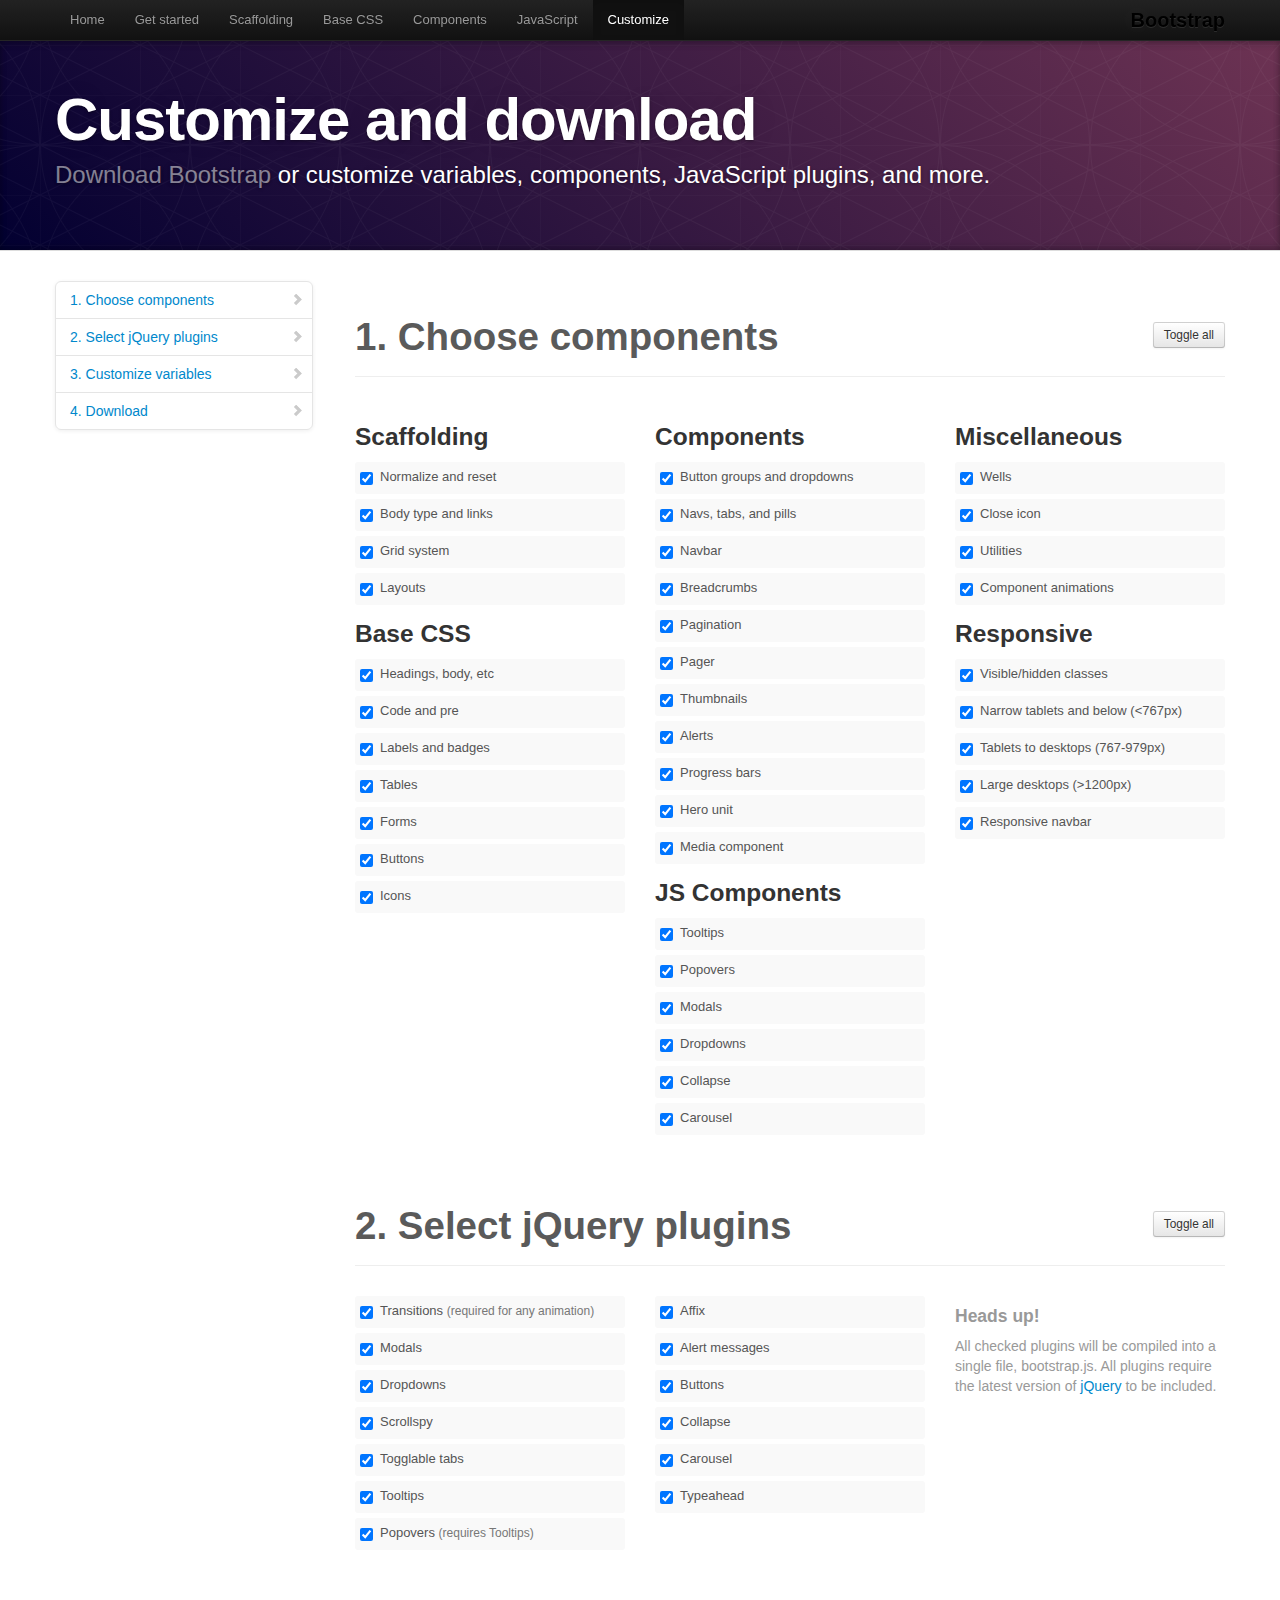
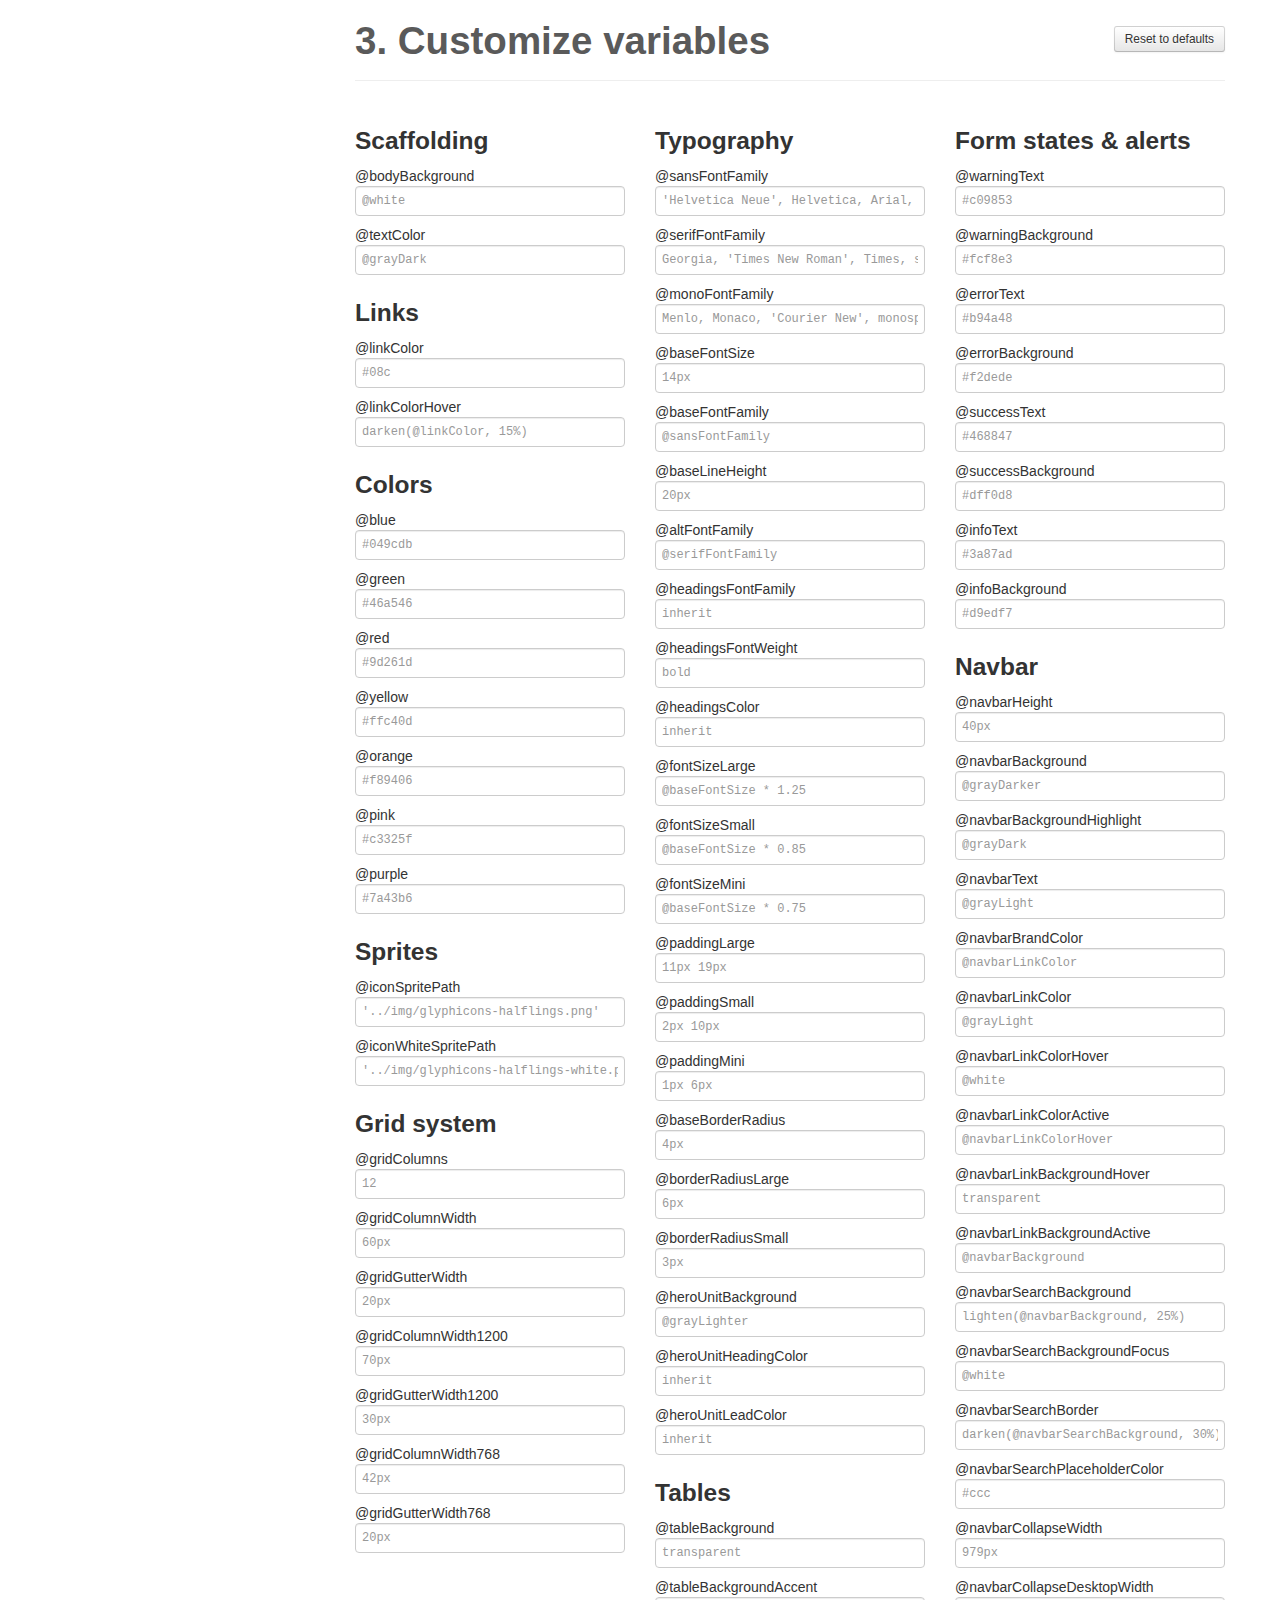
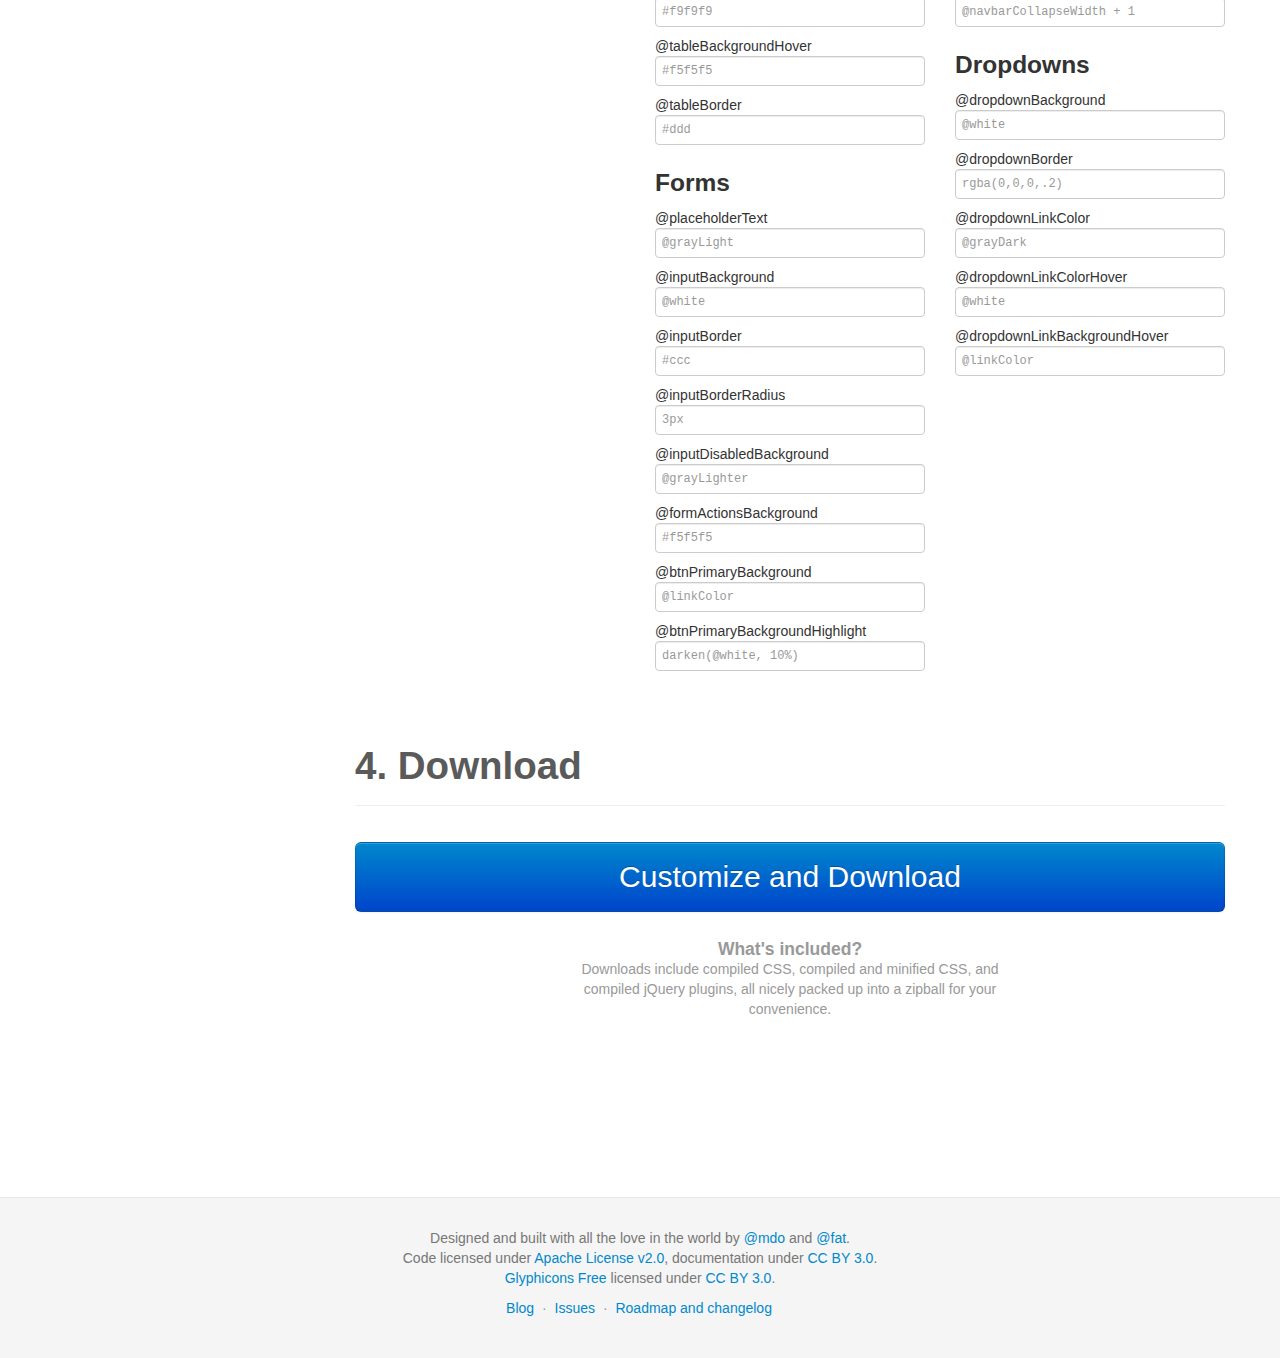
<file: docs/customize.html>
<!DOCTYPE html>
<html lang="en">
  <head>
    <meta charset="utf-8">
    <title>Customize · Bootstrap</title>
    <meta name="viewport" content="width=device-width, initial-scale=1.0">
    <meta name="description" content="">
    <meta name="author" content="">

    <!-- Le styles -->
    <link href="assets/css/bootstrap.css" rel="stylesheet">
    <link href="assets/css/bootstrap-responsive.css" rel="stylesheet">
    <link href="assets/css/docs.css" rel="stylesheet">
    <link href="assets/js/google-code-prettify/prettify.css" rel="stylesheet">

    <!-- Le HTML5 shim, for IE6-8 support of HTML5 elements -->
    <!--[if lt IE 9]>
      <script src="http://html5shim.googlecode.com/svn/trunk/html5.js"></script>
    <![endif]-->

    <!-- Le fav and touch icons -->
    <link rel="apple-touch-icon-precomposed" sizes="144x144" href="assets/ico/apple-touch-icon-144-precomposed.png">
    <link rel="apple-touch-icon-precomposed" sizes="114x114" href="assets/ico/apple-touch-icon-114-precomposed.png">
      <link rel="apple-touch-icon-precomposed" sizes="72x72" href="assets/ico/apple-touch-icon-72-precomposed.png">
                    <link rel="apple-touch-icon-precomposed" href="assets/ico/apple-touch-icon-57-precomposed.png">
                                   <link rel="shortcut icon" href="assets/ico/favicon.png">

  </head>

  <body data-spy="scroll" data-target=".bs-docs-sidebar">

    <!-- Navbar
    ================================================== -->
    <div class="navbar navbar-inverse navbar-fixed-top">
      <div class="navbar-inner">
        <div class="container">
          <button type="button" class="btn btn-navbar" data-toggle="collapse" data-target=".nav-collapse">
            <span class="icon-bar"></span>
            <span class="icon-bar"></span>
            <span class="icon-bar"></span>
          </button>
          <a class="brand" href="./index.html">Bootstrap</a>
          <div class="nav-collapse collapse">
            <ul class="nav">
              <li class="">
                <a href="./index.html">Home</a>
              </li>
              <li class="">
                <a href="./getting-started.html">Get started</a>
              </li>
              <li class="">
                <a href="./scaffolding.html">Scaffolding</a>
              </li>
              <li class="">
                <a href="./base-css.html">Base CSS</a>
              </li>
              <li class="">
                <a href="./components.html">Components</a>
              </li>
              <li class="">
                <a href="./javascript.html">JavaScript</a>
              </li>
              <li class="active">
                <a href="./customize.html">Customize</a>
              </li>
            </ul>
          </div>
        </div>
      </div>
    </div>

<!-- Masthead
================================================== -->
<header class="jumbotron subhead" id="overview">
  <div class="container">
    <h1>Customize and download</h1>
    <p class="lead"><a href="https://github.com/twitter/bootstrap/zipball/master">Download Bootstrap</a> or customize variables, components, JavaScript plugins, and more.</p>
  </div>
</header>


  <div class="container">

    <!-- Docs nav
    ================================================== -->
    <div class="row">
      <div class="span3 bs-docs-sidebar">
        <ul class="nav nav-list bs-docs-sidenav">
          <li><a href="#components"><i class="icon-chevron-right"></i> 1. Choose components</a></li>
          <li><a href="#plugins"><i class="icon-chevron-right"></i> 2. Select jQuery plugins</a></li>
          <li><a href="#variables"><i class="icon-chevron-right"></i> 3. Customize variables</a></li>
          <li><a href="#download"><i class="icon-chevron-right"></i> 4. Download</a></li>
        </ul>
      </div>
      <div class="span9">


        <!-- Customize form
        ================================================== -->
        <form>
          <section class="download" id="components">
            <div class="page-header">
              <a class="btn btn-small pull-right toggle-all" href="#">Toggle all</a>
              <h1>
                1. Choose components
              </h1>
            </div>
            <div class="row download-builder">
              <div class="span3">
                <h3>Scaffolding</h3>
                <label class="checkbox"><input checked="checked" type="checkbox" value="reset.less"> Normalize and reset</label>
                <label class="checkbox"><input checked="checked" type="checkbox" value="scaffolding.less"> Body type and links</label>
                <label class="checkbox"><input checked="checked" type="checkbox" value="grid.less"> Grid system</label>
                <label class="checkbox"><input checked="checked" type="checkbox" value="layouts.less"> Layouts</label>
                <h3>Base CSS</h3>
                <label class="checkbox"><input checked="checked" type="checkbox" value="type.less"> Headings, body, etc</label>
                <label class="checkbox"><input checked="checked" type="checkbox" value="code.less"> Code and pre</label>
                <label class="checkbox"><input checked="checked" type="checkbox" value="labels-badges.less"> Labels and badges</label>
                <label class="checkbox"><input checked="checked" type="checkbox" value="tables.less"> Tables</label>
                <label class="checkbox"><input checked="checked" type="checkbox" value="forms.less"> Forms</label>
                <label class="checkbox"><input checked="checked" type="checkbox" value="buttons.less"> Buttons</label>
                <label class="checkbox"><input checked="checked" type="checkbox" value="sprites.less"> Icons</label>
              </div><!-- /span -->
              <div class="span3">
                <h3>Components</h3>
                <label class="checkbox"><input checked="checked" type="checkbox" value="button-groups.less"> Button groups and dropdowns</label>
                <label class="checkbox"><input checked="checked" type="checkbox" value="navs.less"> Navs, tabs, and pills</label>
                <label class="checkbox"><input checked="checked" type="checkbox" value="navbar.less"> Navbar</label>
                <label class="checkbox"><input checked="checked" type="checkbox" value="breadcrumbs.less"> Breadcrumbs</label>
                <label class="checkbox"><input checked="checked" type="checkbox" value="pagination.less"> Pagination</label>
                <label class="checkbox"><input checked="checked" type="checkbox" value="pager.less"> Pager</label>
                <label class="checkbox"><input checked="checked" type="checkbox" value="thumbnails.less"> Thumbnails</label>
                <label class="checkbox"><input checked="checked" type="checkbox" value="alerts.less"> Alerts</label>
                <label class="checkbox"><input checked="checked" type="checkbox" value="progress-bars.less"> Progress bars</label>
                <label class="checkbox"><input checked="checked" type="checkbox" value="hero-unit.less"> Hero unit</label>
                <label class="checkbox"><input checked="checked" type="checkbox" value="media.less"> Media component</label>
                <h3>JS Components</h3>
                <label class="checkbox"><input checked="checked" type="checkbox" value="tooltip.less"> Tooltips</label>
                <label class="checkbox"><input checked="checked" type="checkbox" value="popovers.less"> Popovers</label>
                <label class="checkbox"><input checked="checked" type="checkbox" value="modals.less"> Modals</label>
                <label class="checkbox"><input checked="checked" type="checkbox" value="dropdowns.less"> Dropdowns</label>
                <label class="checkbox"><input checked="checked" type="checkbox" value="accordion.less"> Collapse</label>
                <label class="checkbox"><input checked="checked" type="checkbox" value="carousel.less"> Carousel</label>
              </div><!-- /span -->
              <div class="span3">
                <h3>Miscellaneous</h3>
                <label class="checkbox"><input checked="checked" type="checkbox" value="wells.less"> Wells</label>
                <label class="checkbox"><input checked="checked" type="checkbox" value="close.less"> Close icon</label>
                <label class="checkbox"><input checked="checked" type="checkbox" value="utilities.less"> Utilities</label>
                <label class="checkbox"><input checked="checked" type="checkbox" value="component-animations.less"> Component animations</label>
                <h3>Responsive</h3>
                <label class="checkbox"><input checked="checked" type="checkbox" value="responsive-utilities.less"> Visible/hidden classes</label>
                <label class="checkbox"><input checked="checked" type="checkbox" value="responsive-767px-max.less"> Narrow tablets and below (<767px)</label>
                <label class="checkbox"><input checked="checked" type="checkbox" value="responsive-768px-979px.less"> Tablets to desktops (767-979px)</label>
                <label class="checkbox"><input checked="checked" type="checkbox" value="responsive-1200px-min.less"> Large desktops (>1200px)</label>
                <label class="checkbox"><input checked="checked" type="checkbox" value="responsive-navbar.less"> Responsive navbar</label>
              </div><!-- /span -->
            </div><!-- /row -->
          </section>

          <section class="download" id="plugins">
            <div class="page-header">
              <a class="btn btn-small pull-right toggle-all" href="#">Toggle all</a>
              <h1>
                2. Select jQuery plugins
              </h1>
            </div>
            <div class="row download-builder">
              <div class="span3">
                <label class="checkbox">
                  <input type="checkbox" checked="true" value="bootstrap-transition.js">
                  Transitions <small>(required for any animation)</small>
                </label>
                <label class="checkbox">
                  <input type="checkbox" checked="true" value="bootstrap-modal.js">
                  Modals
                </label>
                <label class="checkbox">
                  <input type="checkbox" checked="true" value="bootstrap-dropdown.js">
                  Dropdowns
                </label>
                <label class="checkbox">
                  <input type="checkbox" checked="true" value="bootstrap-scrollspy.js">
                  Scrollspy
                </label>
                <label class="checkbox">
                  <input type="checkbox" checked="true" value="bootstrap-tab.js">
                  Togglable tabs
                </label>
                <label class="checkbox">
                  <input type="checkbox" checked="true" value="bootstrap-tooltip.js">
                  Tooltips
                </label>
                <label class="checkbox">
                  <input type="checkbox" checked="true" value="bootstrap-popover.js">
                  Popovers <small>(requires Tooltips)</small>
                </label>
              </div><!-- /span -->
              <div class="span3">
                <label class="checkbox">
                  <input type="checkbox" checked="true" value="bootstrap-affix.js">
                  Affix
                </label>
                <label class="checkbox">
                  <input type="checkbox" checked="true" value="bootstrap-alert.js">
                  Alert messages
                </label>
                <label class="checkbox">
                  <input type="checkbox" checked="true" value="bootstrap-button.js">
                  Buttons
                </label>
                <label class="checkbox">
                  <input type="checkbox" checked="true" value="bootstrap-collapse.js">
                  Collapse
                </label>
                <label class="checkbox">
                  <input type="checkbox" checked="true" value="bootstrap-carousel.js">
                  Carousel
                </label>
                <label class="checkbox">
                  <input type="checkbox" checked="true" value="bootstrap-typeahead.js">
                  Typeahead
                </label>
              </div><!-- /span -->
              <div class="span3">
                <h4 class="muted">Heads up!</h4>
                <p class="muted">All checked plugins will be compiled into a single file, bootstrap.js. All plugins require the latest version of <a href="http://jquery.com/" target="_blank">jQuery</a> to be included.</p>
              </div><!-- /span -->
            </div><!-- /row -->
          </section>


          <section class="download" id="variables">
            <div class="page-header">
              <a class="btn btn-small pull-right toggle-all" href="#">Reset to defaults</a>
              <h1>
                3. Customize variables
              </h1>
            </div>
            <div class="row download-builder">
              <div class="span3">
                <h3>Scaffolding</h3>
                <label>@bodyBackground</label>
                <input type="text" class="span3" placeholder="@white">
                <label>@textColor</label>
                <input type="text" class="span3" placeholder="@grayDark">

                <h3>Links</h3>
                <label>@linkColor</label>
                <input type="text" class="span3" placeholder="#08c">
                <label>@linkColorHover</label>
                <input type="text" class="span3" placeholder="darken(@linkColor, 15%)">
                <h3>Colors</h3>
                <label>@blue</label>
                <input type="text" class="span3" placeholder="#049cdb">
                <label>@green</label>
                <input type="text" class="span3" placeholder="#46a546">
                <label>@red</label>
                <input type="text" class="span3" placeholder="#9d261d">
                <label>@yellow</label>
                <input type="text" class="span3" placeholder="#ffc40d">
                <label>@orange</label>
                <input type="text" class="span3" placeholder="#f89406">
                <label>@pink</label>
                <input type="text" class="span3" placeholder="#c3325f">
                <label>@purple</label>
                <input type="text" class="span3" placeholder="#7a43b6">

                <h3>Sprites</h3>
                <label>@iconSpritePath</label>
                <input type="text" class="span3" placeholder="'../img/glyphicons-halflings.png'">
                <label>@iconWhiteSpritePath</label>
                <input type="text" class="span3" placeholder="'../img/glyphicons-halflings-white.png'">

                <h3>Grid system</h3>
                <label>@gridColumns</label>
                <input type="text" class="span3" placeholder="12">
                <label>@gridColumnWidth</label>
                <input type="text" class="span3" placeholder="60px">
                <label>@gridGutterWidth</label>
                <input type="text" class="span3" placeholder="20px">
                <label>@gridColumnWidth1200</label>
                <input type="text" class="span3" placeholder="70px">
                <label>@gridGutterWidth1200</label>
                <input type="text" class="span3" placeholder="30px">
                <label>@gridColumnWidth768</label>
                <input type="text" class="span3" placeholder="42px">
                <label>@gridGutterWidth768</label>
                <input type="text" class="span3" placeholder="20px">

              </div><!-- /span -->
              <div class="span3">

                <h3>Typography</h3>
                <label>@sansFontFamily</label>
                <input type="text" class="span3" placeholder="'Helvetica Neue', Helvetica, Arial, sans-serif">
                <label>@serifFontFamily</label>
                <input type="text" class="span3" placeholder="Georgia, 'Times New Roman', Times, serif">
                <label>@monoFontFamily</label>
                <input type="text" class="span3" placeholder="Menlo, Monaco, 'Courier New', monospace">

                <label>@baseFontSize</label>
                <input type="text" class="span3" placeholder="14px">
                <label>@baseFontFamily</label>
                <input type="text" class="span3" placeholder="@sansFontFamily">
                <label>@baseLineHeight</label>
                <input type="text" class="span3" placeholder="20px">

                <label>@altFontFamily</label>
                <input type="text" class="span3" placeholder="@serifFontFamily">
                <label>@headingsFontFamily</label>
                <input type="text" class="span3" placeholder="inherit">
                <label>@headingsFontWeight</label>
                <input type="text" class="span3" placeholder="bold">
                <label>@headingsColor</label>
                <input type="text" class="span3" placeholder="inherit">

                <label>@fontSizeLarge</label>
                <input type="text" class="span3" placeholder="@baseFontSize * 1.25">
                <label>@fontSizeSmall</label>
                <input type="text" class="span3" placeholder="@baseFontSize * 0.85">
                <label>@fontSizeMini</label>
                <input type="text" class="span3" placeholder="@baseFontSize * 0.75">

                <label>@paddingLarge</label>
                <input type="text" class="span3" placeholder="11px 19px">
                <label>@paddingSmall</label>
                <input type="text" class="span3" placeholder="2px 10px">
                <label>@paddingMini</label>
                <input type="text" class="span3" placeholder="1px 6px">

                <label>@baseBorderRadius</label>
                <input type="text" class="span3" placeholder="4px">
                <label>@borderRadiusLarge</label>
                <input type="text" class="span3" placeholder="6px">
                <label>@borderRadiusSmall</label>
                <input type="text" class="span3" placeholder="3px">

                <label>@heroUnitBackground</label>
                <input type="text" class="span3" placeholder="@grayLighter">
                <label>@heroUnitHeadingColor</label>
                <input type="text" class="span3" placeholder="inherit">
                <label>@heroUnitLeadColor</label>
                <input type="text" class="span3" placeholder="inherit">

                <h3>Tables</h3>
                <label>@tableBackground</label>
                <input type="text" class="span3" placeholder="transparent">
                <label>@tableBackgroundAccent</label>
                <input type="text" class="span3" placeholder="#f9f9f9">
                <label>@tableBackgroundHover</label>
                <input type="text" class="span3" placeholder="#f5f5f5">
                <label>@tableBorder</label>
                <input type="text" class="span3" placeholder="#ddd">

                <h3>Forms</h3>
                <label>@placeholderText</label>
                <input type="text" class="span3" placeholder="@grayLight">
                <label>@inputBackground</label>
                <input type="text" class="span3" placeholder="@white">
                <label>@inputBorder</label>
                <input type="text" class="span3" placeholder="#ccc">
                <label>@inputBorderRadius</label>
                <input type="text" class="span3" placeholder="3px">
                <label>@inputDisabledBackground</label>
                <input type="text" class="span3" placeholder="@grayLighter">
                <label>@formActionsBackground</label>
                <input type="text" class="span3" placeholder="#f5f5f5">
                <label>@btnPrimaryBackground</label>
                <input type="text" class="span3" placeholder="@linkColor">
                <label>@btnPrimaryBackgroundHighlight</label>
                <input type="text" class="span3" placeholder="darken(@white, 10%)">

              </div><!-- /span -->
              <div class="span3">

                <h3>Form states &amp; alerts</h3>
                <label>@warningText</label>
                <input type="text" class="span3" placeholder="#c09853">
                <label>@warningBackground</label>
                <input type="text" class="span3" placeholder="#fcf8e3">
                <label>@errorText</label>
                <input type="text" class="span3" placeholder="#b94a48">
                <label>@errorBackground</label>
                <input type="text" class="span3" placeholder="#f2dede">
                <label>@successText</label>
                <input type="text" class="span3" placeholder="#468847">
                <label>@successBackground</label>
                <input type="text" class="span3" placeholder="#dff0d8">
                <label>@infoText</label>
                <input type="text" class="span3" placeholder="#3a87ad">
                <label>@infoBackground</label>
                <input type="text" class="span3" placeholder="#d9edf7">

                <h3>Navbar</h3>
                <label>@navbarHeight</label>
                <input type="text" class="span3" placeholder="40px">
                <label>@navbarBackground</label>
                <input type="text" class="span3" placeholder="@grayDarker">
                <label>@navbarBackgroundHighlight</label>
                <input type="text" class="span3" placeholder="@grayDark">
                <label>@navbarText</label>
                <input type="text" class="span3" placeholder="@grayLight">
                <label>@navbarBrandColor</label>
                <input type="text" class="span3" placeholder="@navbarLinkColor">
                <label>@navbarLinkColor</label>
                <input type="text" class="span3" placeholder="@grayLight">
                <label>@navbarLinkColorHover</label>
                <input type="text" class="span3" placeholder="@white">
                <label>@navbarLinkColorActive</label>
                <input type="text" class="span3" placeholder="@navbarLinkColorHover">
                <label>@navbarLinkBackgroundHover</label>
                <input type="text" class="span3" placeholder="transparent">
                <label>@navbarLinkBackgroundActive</label>
                <input type="text" class="span3" placeholder="@navbarBackground">
                <label>@navbarSearchBackground</label>
                <input type="text" class="span3" placeholder="lighten(@navbarBackground, 25%)">
                <label>@navbarSearchBackgroundFocus</label>
                <input type="text" class="span3" placeholder="@white">
                <label>@navbarSearchBorder</label>
                <input type="text" class="span3" placeholder="darken(@navbarSearchBackground, 30%)">
                <label>@navbarSearchPlaceholderColor</label>
                <input type="text" class="span3" placeholder="#ccc">

                <label>@navbarCollapseWidth</label>
                <input type="text" class="span3" placeholder="979px">
                <label>@navbarCollapseDesktopWidth</label>
                <input type="text" class="span3" placeholder="@navbarCollapseWidth + 1">

                <h3>Dropdowns</h3>
                <label>@dropdownBackground</label>
                <input type="text" class="span3" placeholder="@white">
                <label>@dropdownBorder</label>
                <input type="text" class="span3" placeholder="rgba(0,0,0,.2)">
                <label>@dropdownLinkColor</label>
                <input type="text" class="span3" placeholder="@grayDark">
                <label>@dropdownLinkColorHover</label>
                <input type="text" class="span3" placeholder="@white">
                <label>@dropdownLinkBackgroundHover</label>
                <input type="text" class="span3" placeholder="@linkColor">
              </div><!-- /span -->
            </div><!-- /row -->
          </section>

          <section class="download" id="download">
            <div class="page-header">
              <h1>
                4. Download
              </h1>
            </div>
            <div class="download-btn">
              <a class="btn btn-primary" href="#" >Customize and Download</a>
              <h4>What's included?</h4>
              <p>Downloads include compiled CSS, compiled and minified CSS, and compiled jQuery plugins, all nicely packed up into a zipball for your convenience.</p>
            </div>
          </section><!-- /download -->
        </form>



      </div>
    </div>

  </div>



    <!-- Footer
    ================================================== -->
    <footer class="footer">
      <div class="container">
        <p>Designed and built with all the love in the world by <a href="http://twitter.com/mdo" target="_blank">@mdo</a> and <a href="http://twitter.com/fat" target="_blank">@fat</a>.</p>
        <p>Code licensed under <a href="http://www.apache.org/licenses/LICENSE-2.0" target="_blank">Apache License v2.0</a>, documentation under <a href="http://creativecommons.org/licenses/by/3.0/">CC BY 3.0</a>.</p>
        <p><a href="http://glyphicons.com">Glyphicons Free</a> licensed under <a href="http://creativecommons.org/licenses/by/3.0/">CC BY 3.0</a>.</p>
        <ul class="footer-links">
          <li><a href="http://blog.getbootstrap.com">Blog</a></li>
          <li class="muted">&middot;</li>
          <li><a href="https://github.com/twitter/bootstrap/issues?state=open">Issues</a></li>
          <li class="muted">&middot;</li>
          <li><a href="https://github.com/twitter/bootstrap/wiki">Roadmap and changelog</a></li>
        </ul>
      </div>
    </footer>



    <!-- Le javascript
    ================================================== -->
    <!-- Placed at the end of the document so the pages load faster -->
    <script type="text/javascript" src="http://platform.twitter.com/widgets.js"></script>
    <script src="assets/js/jquery.js"></script>
    <script src="assets/js/bootstrap-transition.js"></script>
    <script src="assets/js/bootstrap-alert.js"></script>
    <script src="assets/js/bootstrap-modal.js"></script>
    <script src="assets/js/bootstrap-dropdown.js"></script>
    <script src="assets/js/bootstrap-scrollspy.js"></script>
    <script src="assets/js/bootstrap-tab.js"></script>
    <script src="assets/js/bootstrap-tooltip.js"></script>
    <script src="assets/js/bootstrap-popover.js"></script>
    <script src="assets/js/bootstrap-button.js"></script>
    <script src="assets/js/bootstrap-collapse.js"></script>
    <script src="assets/js/bootstrap-carousel.js"></script>
    <script src="assets/js/bootstrap-typeahead.js"></script>
    <script src="assets/js/bootstrap-affix.js"></script>

    <script src="assets/js/holder/holder.js"></script>
    <script src="assets/js/google-code-prettify/prettify.js"></script>

    <script src="assets/js/application.js"></script>



  </body>
</html>
</file>
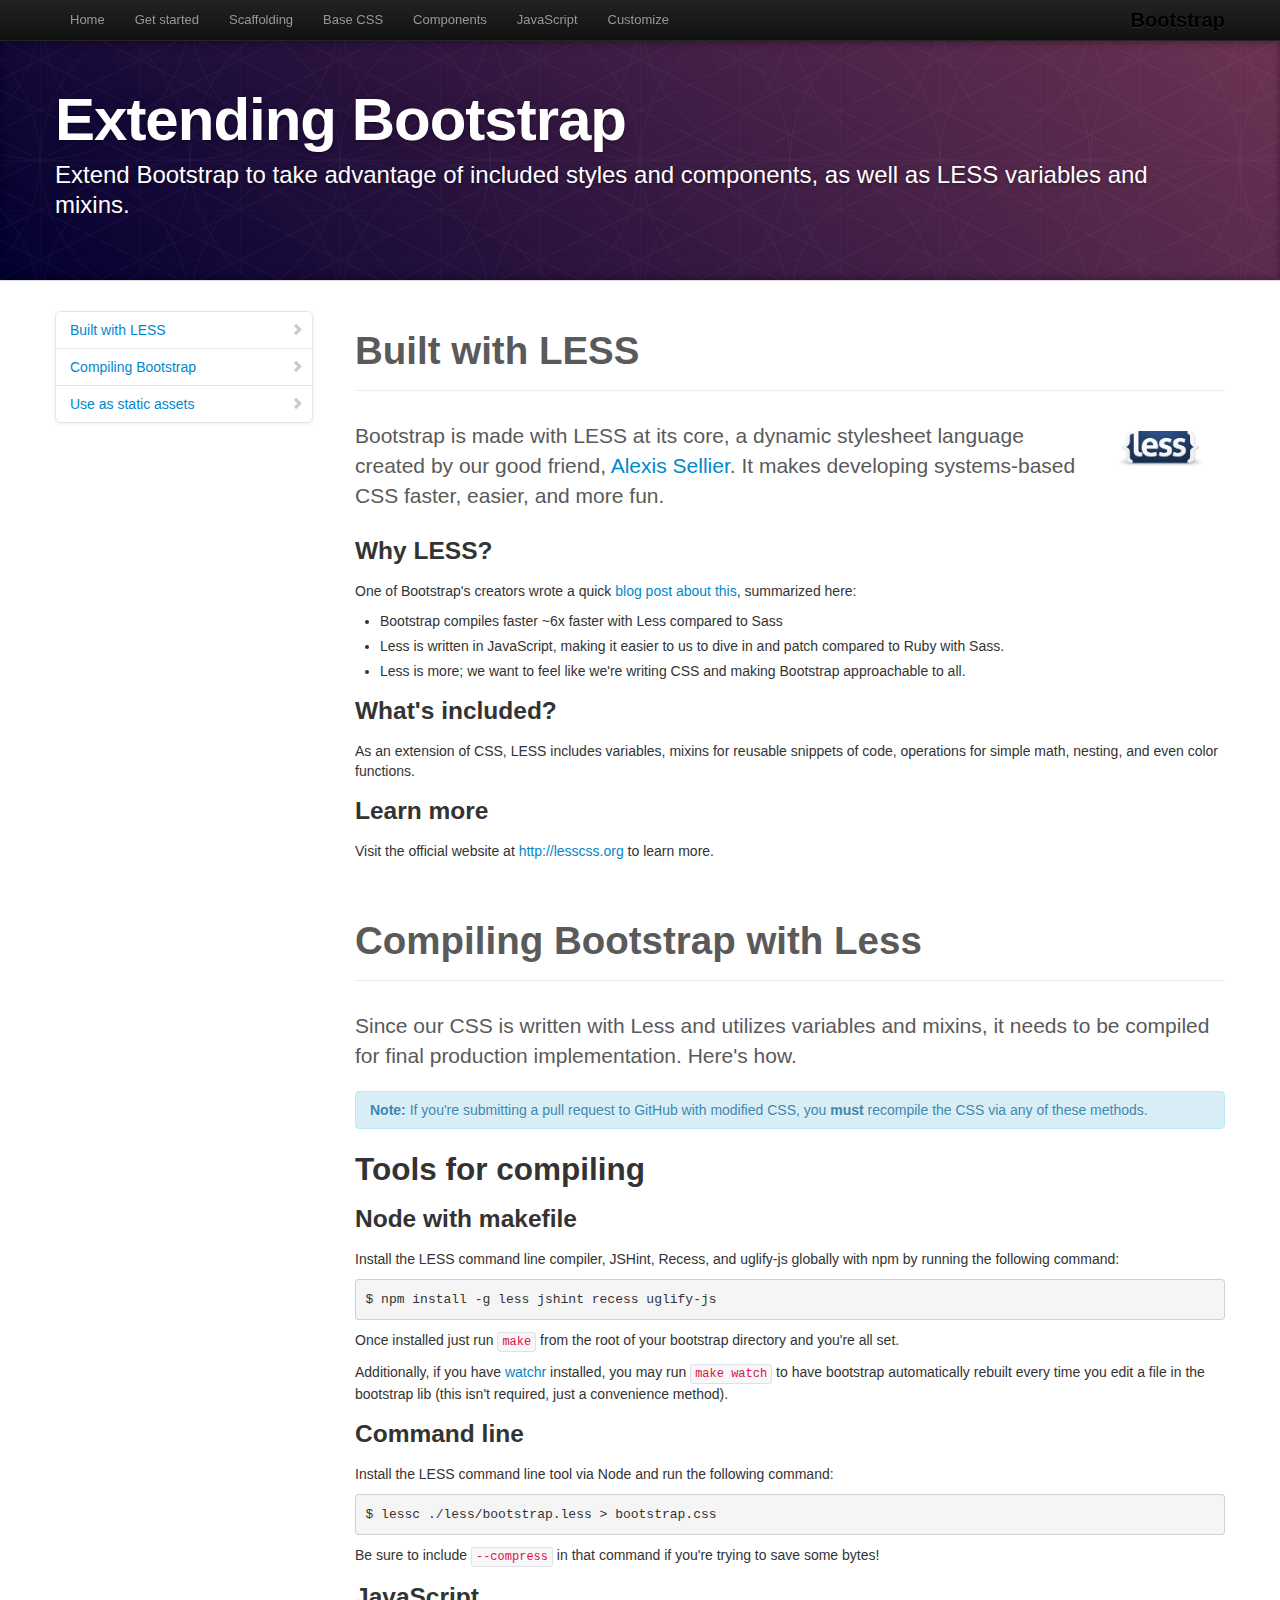
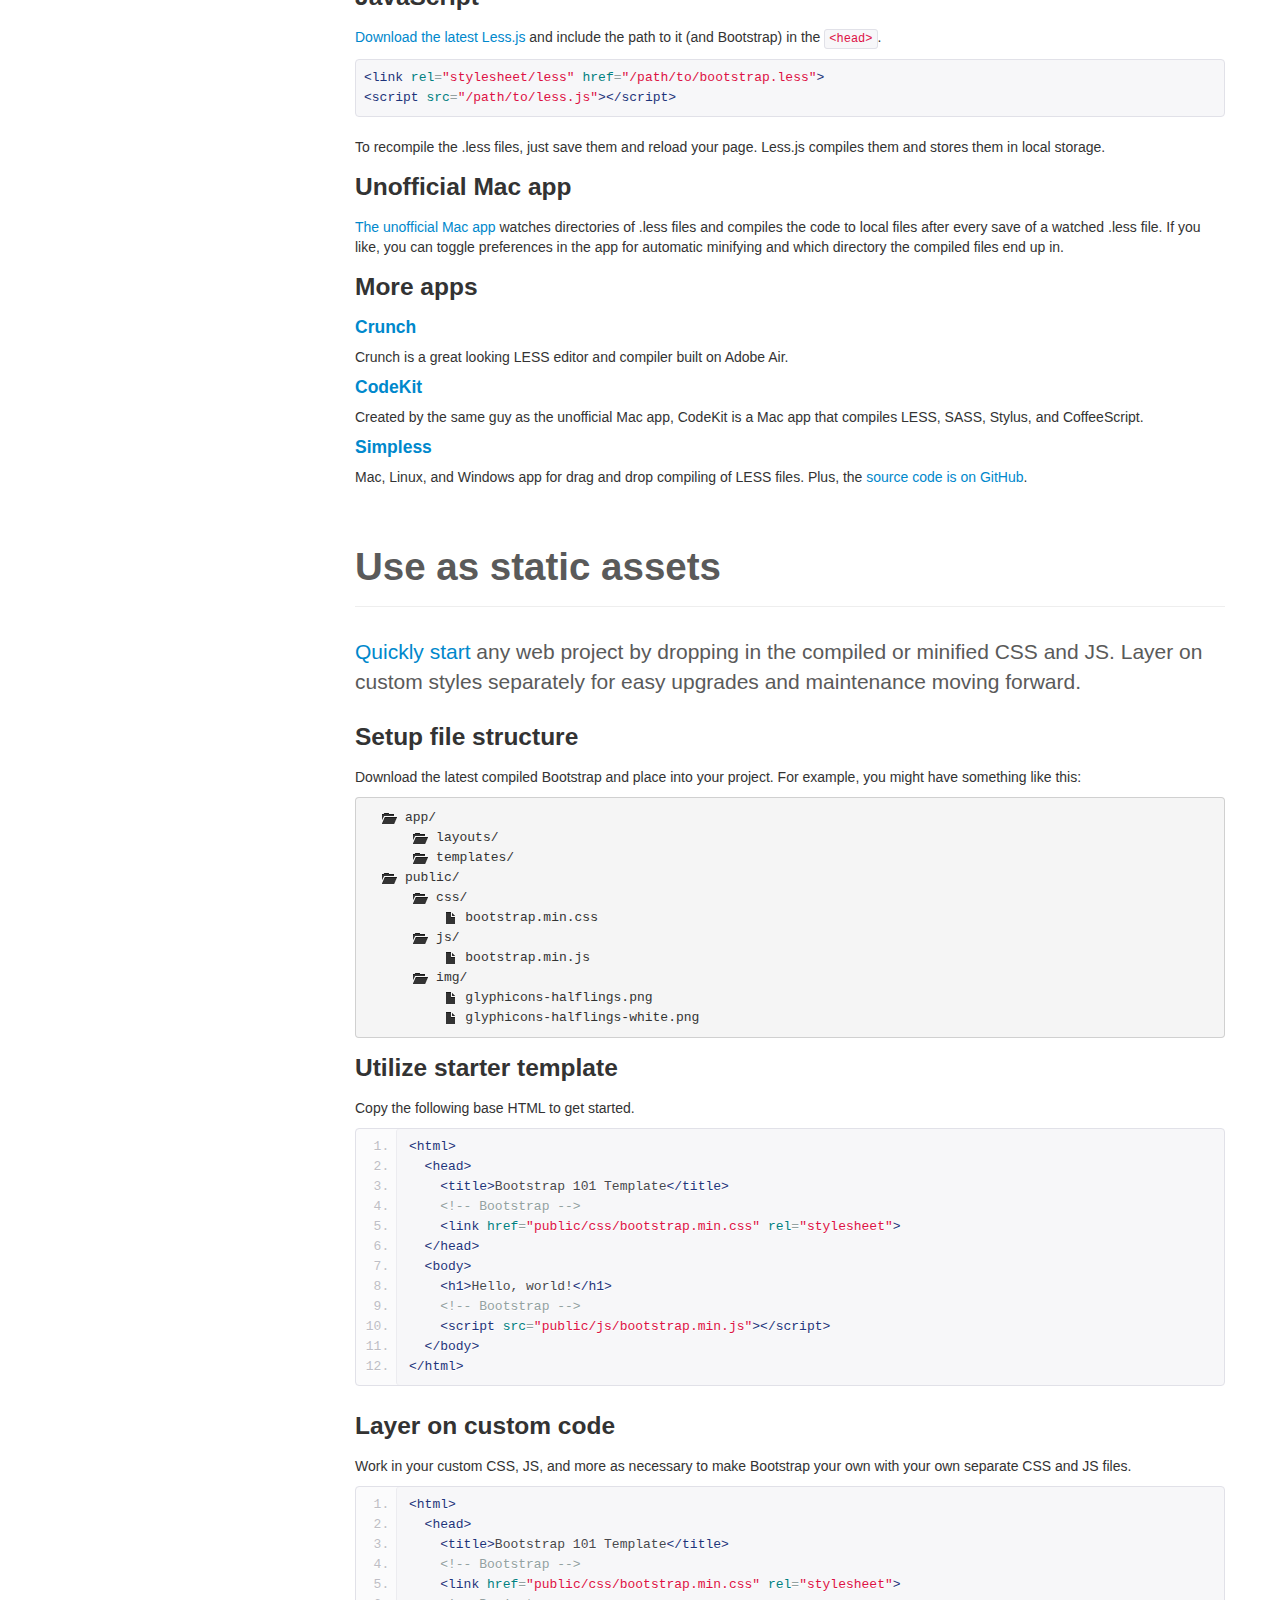
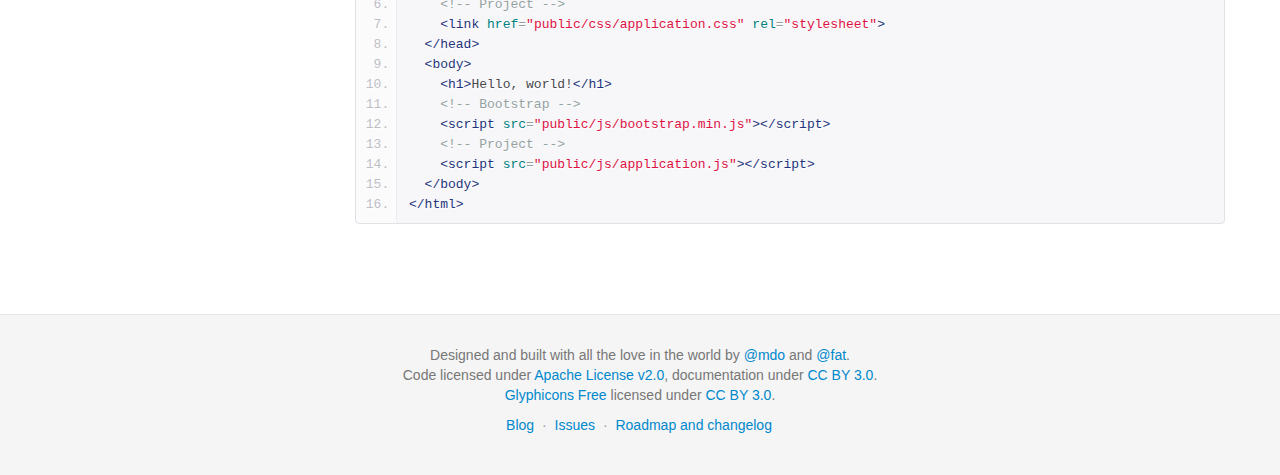
<file: docs/extend.html>
<!DOCTYPE html>
<html lang="en">
  <head>
    <meta charset="utf-8">
    <title>Extend · Bootstrap</title>
    <meta name="viewport" content="width=device-width, initial-scale=1.0">
    <meta name="description" content="">
    <meta name="author" content="">

    <!-- Le styles -->
    <link href="assets/css/bootstrap.css" rel="stylesheet">
    <link href="assets/css/bootstrap-responsive.css" rel="stylesheet">
    <link href="assets/css/docs.css" rel="stylesheet">
    <link href="assets/js/google-code-prettify/prettify.css" rel="stylesheet">

    <!-- Le HTML5 shim, for IE6-8 support of HTML5 elements -->
    <!--[if lt IE 9]>
      <script src="http://html5shim.googlecode.com/svn/trunk/html5.js"></script>
    <![endif]-->

    <!-- Le fav and touch icons -->
    <link rel="apple-touch-icon-precomposed" sizes="144x144" href="assets/ico/apple-touch-icon-144-precomposed.png">
    <link rel="apple-touch-icon-precomposed" sizes="114x114" href="assets/ico/apple-touch-icon-114-precomposed.png">
      <link rel="apple-touch-icon-precomposed" sizes="72x72" href="assets/ico/apple-touch-icon-72-precomposed.png">
                    <link rel="apple-touch-icon-precomposed" href="assets/ico/apple-touch-icon-57-precomposed.png">
                                   <link rel="shortcut icon" href="assets/ico/favicon.png">

  </head>

  <body data-spy="scroll" data-target=".bs-docs-sidebar">

    <!-- Navbar
    ================================================== -->
    <div class="navbar navbar-inverse navbar-fixed-top">
      <div class="navbar-inner">
        <div class="container">
          <button type="button" class="btn btn-navbar" data-toggle="collapse" data-target=".nav-collapse">
            <span class="icon-bar"></span>
            <span class="icon-bar"></span>
            <span class="icon-bar"></span>
          </button>
          <a class="brand" href="./index.html">Bootstrap</a>
          <div class="nav-collapse collapse">
            <ul class="nav">
              <li class="">
                <a href="./index.html">Home</a>
              </li>
              <li class="">
                <a href="./getting-started.html">Get started</a>
              </li>
              <li class="">
                <a href="./scaffolding.html">Scaffolding</a>
              </li>
              <li class="">
                <a href="./base-css.html">Base CSS</a>
              </li>
              <li class="">
                <a href="./components.html">Components</a>
              </li>
              <li class="">
                <a href="./javascript.html">JavaScript</a>
              </li>
              <li class="">
                <a href="./customize.html">Customize</a>
              </li>
            </ul>
          </div>
        </div>
      </div>
    </div>

<!-- Subhead
================================================== -->
<header class="jumbotron subhead" id="overview">
  <div class="container">
    <h1>Extending Bootstrap</h1>
    <p class="lead">Extend Bootstrap to take advantage of included styles and components, as well as LESS variables and mixins.</p>
  <div>
</header>

  <div class="container">

    <!-- Docs nav
    ================================================== -->
    <div class="row">
      <div class="span3 bs-docs-sidebar">
        <ul class="nav nav-list bs-docs-sidenav">
          <li><a href="#built-with-less"><i class="icon-chevron-right"></i> Built with LESS</a></li>
          <li><a href="#compiling"><i class="icon-chevron-right"></i> Compiling Bootstrap</a></li>
          <li><a href="#static-assets"><i class="icon-chevron-right"></i> Use as static assets</a></li>
        </ul>
      </div>
      <div class="span9">



        <!-- BUILT WITH LESS
        ================================================== -->
        <section id="built-with-less">
          <div class="page-header">
            <h1>Built with LESS</h1>
          </div>

          <img style="float: right; height: 36px; margin: 10px 20px 20px" src="assets/img/less-logo-large.png" alt="LESS CSS">
          <p class="lead">Bootstrap is made with LESS at its core, a dynamic stylesheet language created by our good friend, <a href="http://cloudhead.io">Alexis Sellier</a>. It makes developing systems-based CSS faster, easier, and more fun.</p>

          <h3>Why LESS?</h3>
          <p>One of Bootstrap's creators wrote a quick <a href="http://www.wordsbyf.at/2012/03/08/why-less/">blog post about this</a>, summarized here:</p>
          <ul>
            <li>Bootstrap compiles faster ~6x faster with Less compared to Sass</li>
            <li>Less is written in JavaScript, making it easier to us to dive in and patch compared to Ruby with Sass.</li>
            <li>Less is more; we want to feel like we're writing CSS and making Bootstrap approachable to all.</li>
          </ul>

          <h3>What's included?</h3>
          <p>As an extension of CSS, LESS includes variables, mixins for reusable snippets of code, operations for simple math, nesting, and even color functions.</p>

          <h3>Learn more</h3>
          <p>Visit the official website at <a href="http://lesscss.org">http://lesscss.org</a> to learn more.</p>
        </section>



        <!-- COMPILING LESS AND BOOTSTRAP
        ================================================== -->
        <section id="compiling">
          <div class="page-header">
            <h1>Compiling Bootstrap with Less</h1>
          </div>

          <p class="lead">Since our CSS is written with Less and utilizes variables and mixins, it needs to be compiled for final production implementation. Here's how.</p>

          <div class="alert alert-info">
            <strong>Note:</strong> If you're submitting a pull request to GitHub with modified CSS, you <strong>must</strong> recompile the CSS via any of these methods.
          </div>

          <h2>Tools for compiling</h2>

          <h3>Node with makefile</h3>
          <p>Install the LESS command line compiler, JSHint, Recess, and uglify-js globally with npm by running the following command:</p>
          <pre>$ npm install -g less jshint recess uglify-js</pre>
          <p>Once installed just run <code>make</code> from the root of your bootstrap directory and you're all set.</p>
          <p>Additionally, if you have <a href="https://github.com/mynyml/watchr">watchr</a> installed, you may run <code>make watch</code> to have bootstrap automatically rebuilt every time you edit a file in the bootstrap lib (this isn't required, just a convenience method).</p>

          <h3>Command line</h3>
          <p>Install the LESS command line tool via Node and run the following command:</p>
          <pre>$ lessc ./less/bootstrap.less > bootstrap.css</pre>
          <p>Be sure to include <code>--compress</code> in that command if you're trying to save some bytes!</p>

          <h3>JavaScript</h3>
          <p><a href="http://lesscss.org/">Download the latest Less.js</a> and include the path to it (and Bootstrap) in the <code>&lt;head&gt;</code>.</p>
<pre class="prettyprint">
&lt;link rel="stylesheet/less" href="/path/to/bootstrap.less"&gt;
&lt;script src="/path/to/less.js"&gt;&lt;/script&gt;
</pre>
          <p>To recompile the .less files, just save them and reload your page. Less.js compiles them and stores them in local storage.</p>

          <h3>Unofficial Mac app</h3>
          <p><a href="http://incident57.com/less/">The unofficial Mac app</a> watches directories of .less files and compiles the code to local files after every save of a watched .less file. If you like, you can toggle preferences in the app for automatic minifying and which directory the compiled files end up in.</p>

          <h3>More apps</h3>
          <h4><a href="http://crunchapp.net/" target="_blank">Crunch</a></h4>
          <p>Crunch is a great looking LESS editor and compiler built on Adobe Air.</p>
          <h4><a href="http://incident57.com/codekit/" target="_blank">CodeKit</a></h4>
          <p>Created by the same guy as the unofficial Mac app, CodeKit is a Mac app that compiles LESS, SASS, Stylus, and CoffeeScript.</p>
          <h4><a href="http://wearekiss.com/simpless" target="_blank">Simpless</a></h4>
          <p>Mac, Linux, and Windows app for drag and drop compiling of LESS files. Plus, the <a href="https://github.com/Paratron/SimpLESS" target="_blank">source code is on GitHub</a>.</p>

        </section>



        <!-- Static assets
        ================================================== -->
        <section id="static-assets">
          <div class="page-header">
            <h1>Use as static assets</h1>
          </div>
          <p class="lead"><a href="./getting-started.html">Quickly start</a> any web project by dropping in the compiled or minified CSS and JS. Layer on custom styles separately for easy upgrades and maintenance moving forward.</p>

          <h3>Setup file structure</h3>
          <p>Download the latest compiled Bootstrap and place into your project. For example, you might have something like this:</p>
<pre>
  <span class="icon-folder-open"></span> app/
      <span class="icon-folder-open"></span> layouts/
      <span class="icon-folder-open"></span> templates/
  <span class="icon-folder-open"></span> public/
      <span class="icon-folder-open"></span> css/
          <span class="icon-file"></span> bootstrap.min.css
      <span class="icon-folder-open"></span> js/
          <span class="icon-file"></span> bootstrap.min.js
      <span class="icon-folder-open"></span> img/
          <span class="icon-file"></span> glyphicons-halflings.png
          <span class="icon-file"></span> glyphicons-halflings-white.png
</pre>

          <h3>Utilize starter template</h3>
          <p>Copy the following base HTML to get started.</p>
<pre class="prettyprint linenums">
&lt;html&gt;
  &lt;head&gt;
    &lt;title&gt;Bootstrap 101 Template&lt;/title&gt;
    &lt;!-- Bootstrap --&gt;
    &lt;link href="public/css/bootstrap.min.css" rel="stylesheet"&gt;
  &lt;/head&gt;
  &lt;body&gt;
    &lt;h1&gt;Hello, world!&lt;/h1&gt;
    &lt;!-- Bootstrap --&gt;
    &lt;script src="public/js/bootstrap.min.js"&gt;&lt;/script&gt;
  &lt;/body&gt;
&lt;/html&gt;
</pre>

          <h3>Layer on custom code</h3>
          <p>Work in your custom CSS, JS, and more as necessary to make Bootstrap your own with your own separate CSS and JS files.</p>
<pre class="prettyprint linenums">
&lt;html&gt;
  &lt;head&gt;
    &lt;title&gt;Bootstrap 101 Template&lt;/title&gt;
    &lt;!-- Bootstrap --&gt;
    &lt;link href="public/css/bootstrap.min.css" rel="stylesheet"&gt;
    &lt;!-- Project --&gt;
    &lt;link href="public/css/application.css" rel="stylesheet"&gt;
  &lt;/head&gt;
  &lt;body&gt;
    &lt;h1&gt;Hello, world!&lt;/h1&gt;
    &lt;!-- Bootstrap --&gt;
    &lt;script src="public/js/bootstrap.min.js"&gt;&lt;/script&gt;
    &lt;!-- Project --&gt;
    &lt;script src="public/js/application.js"&gt;&lt;/script&gt;
  &lt;/body&gt;
&lt;/html&gt;
</pre>

        </section>

      </div>
    </div>

  </div>



    <!-- Footer
    ================================================== -->
    <footer class="footer">
      <div class="container">
        <p>Designed and built with all the love in the world by <a href="http://twitter.com/mdo" target="_blank">@mdo</a> and <a href="http://twitter.com/fat" target="_blank">@fat</a>.</p>
        <p>Code licensed under <a href="http://www.apache.org/licenses/LICENSE-2.0" target="_blank">Apache License v2.0</a>, documentation under <a href="http://creativecommons.org/licenses/by/3.0/">CC BY 3.0</a>.</p>
        <p><a href="http://glyphicons.com">Glyphicons Free</a> licensed under <a href="http://creativecommons.org/licenses/by/3.0/">CC BY 3.0</a>.</p>
        <ul class="footer-links">
          <li><a href="http://blog.getbootstrap.com">Blog</a></li>
          <li class="muted">&middot;</li>
          <li><a href="https://github.com/twitter/bootstrap/issues?state=open">Issues</a></li>
          <li class="muted">&middot;</li>
          <li><a href="https://github.com/twitter/bootstrap/wiki">Roadmap and changelog</a></li>
        </ul>
      </div>
    </footer>



    <!-- Le javascript
    ================================================== -->
    <!-- Placed at the end of the document so the pages load faster -->
    <script type="text/javascript" src="http://platform.twitter.com/widgets.js"></script>
    <script src="assets/js/jquery.js"></script>
    <script src="assets/js/bootstrap-transition.js"></script>
    <script src="assets/js/bootstrap-alert.js"></script>
    <script src="assets/js/bootstrap-modal.js"></script>
    <script src="assets/js/bootstrap-dropdown.js"></script>
    <script src="assets/js/bootstrap-scrollspy.js"></script>
    <script src="assets/js/bootstrap-tab.js"></script>
    <script src="assets/js/bootstrap-tooltip.js"></script>
    <script src="assets/js/bootstrap-popover.js"></script>
    <script src="assets/js/bootstrap-button.js"></script>
    <script src="assets/js/bootstrap-collapse.js"></script>
    <script src="assets/js/bootstrap-carousel.js"></script>
    <script src="assets/js/bootstrap-typeahead.js"></script>
    <script src="assets/js/bootstrap-affix.js"></script>

    <script src="assets/js/holder/holder.js"></script>
    <script src="assets/js/google-code-prettify/prettify.js"></script>

    <script src="assets/js/application.js"></script>



  </body>
</html>
</file>
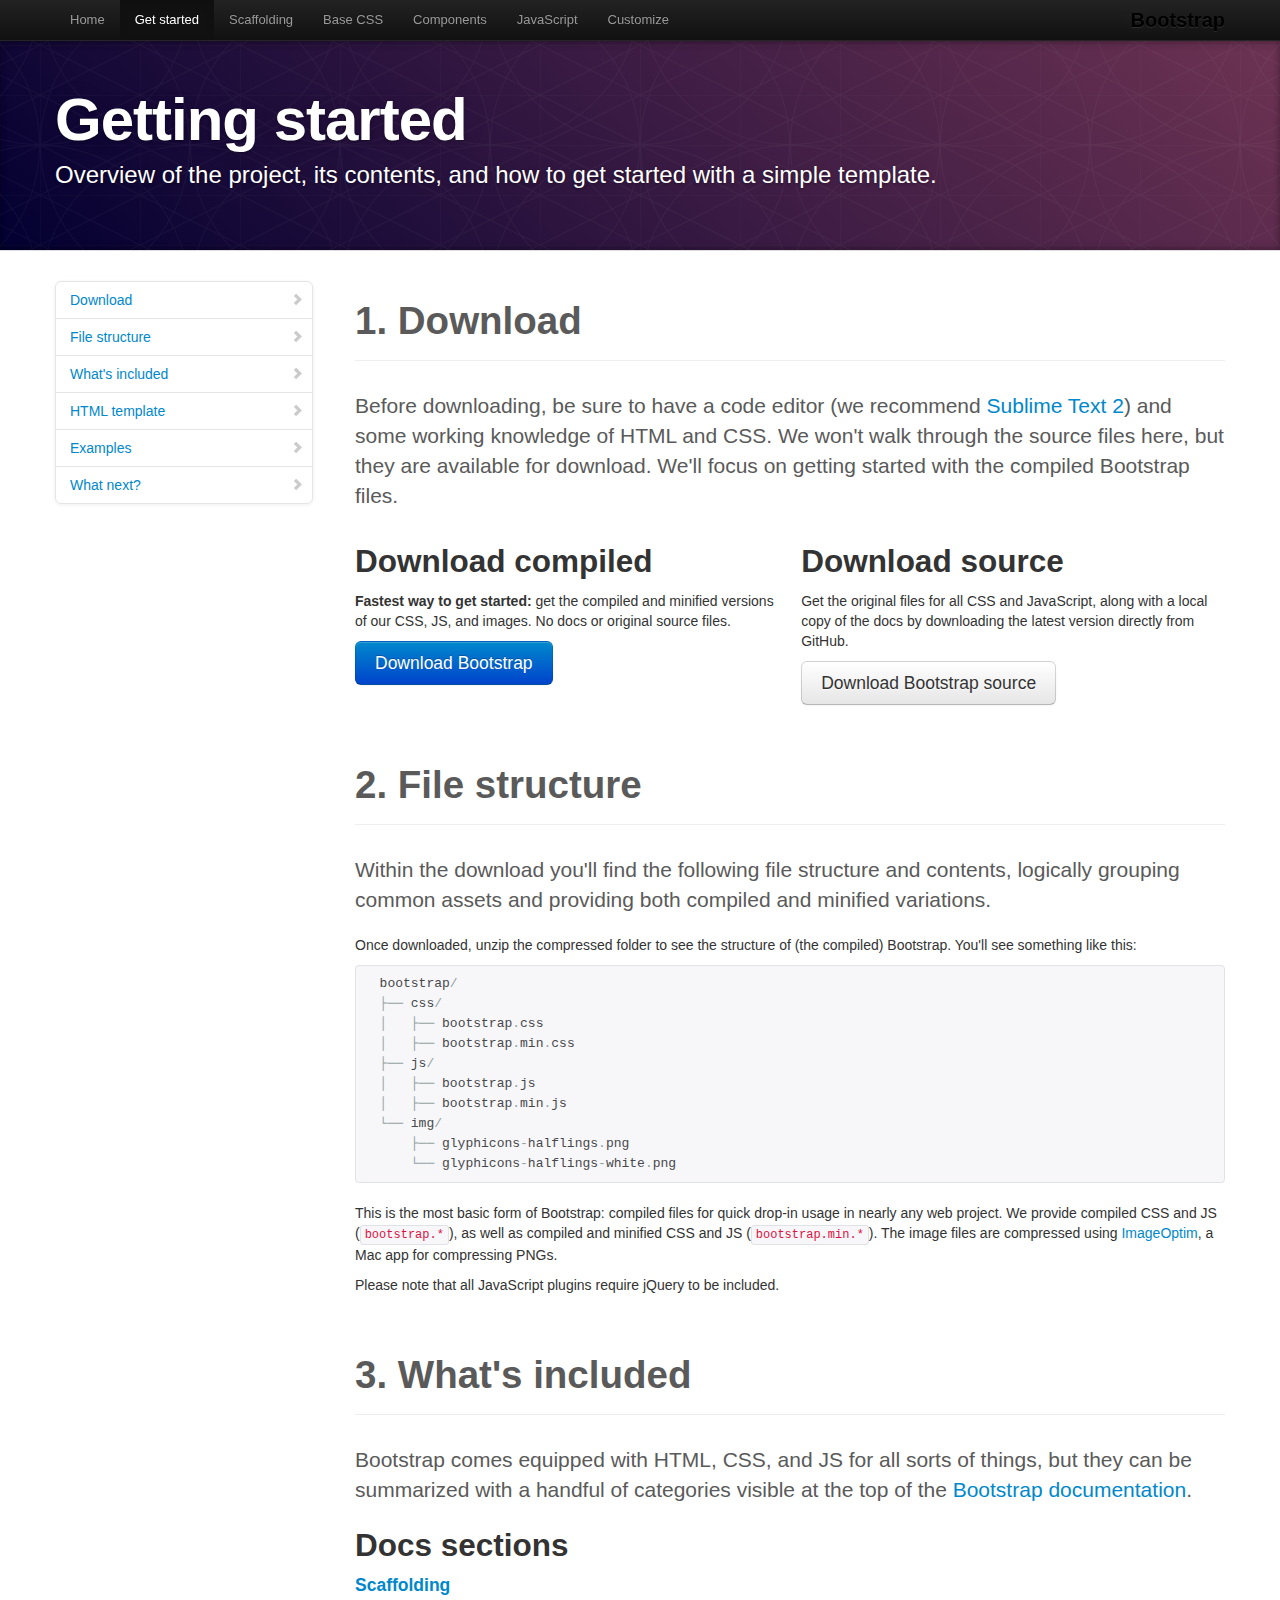
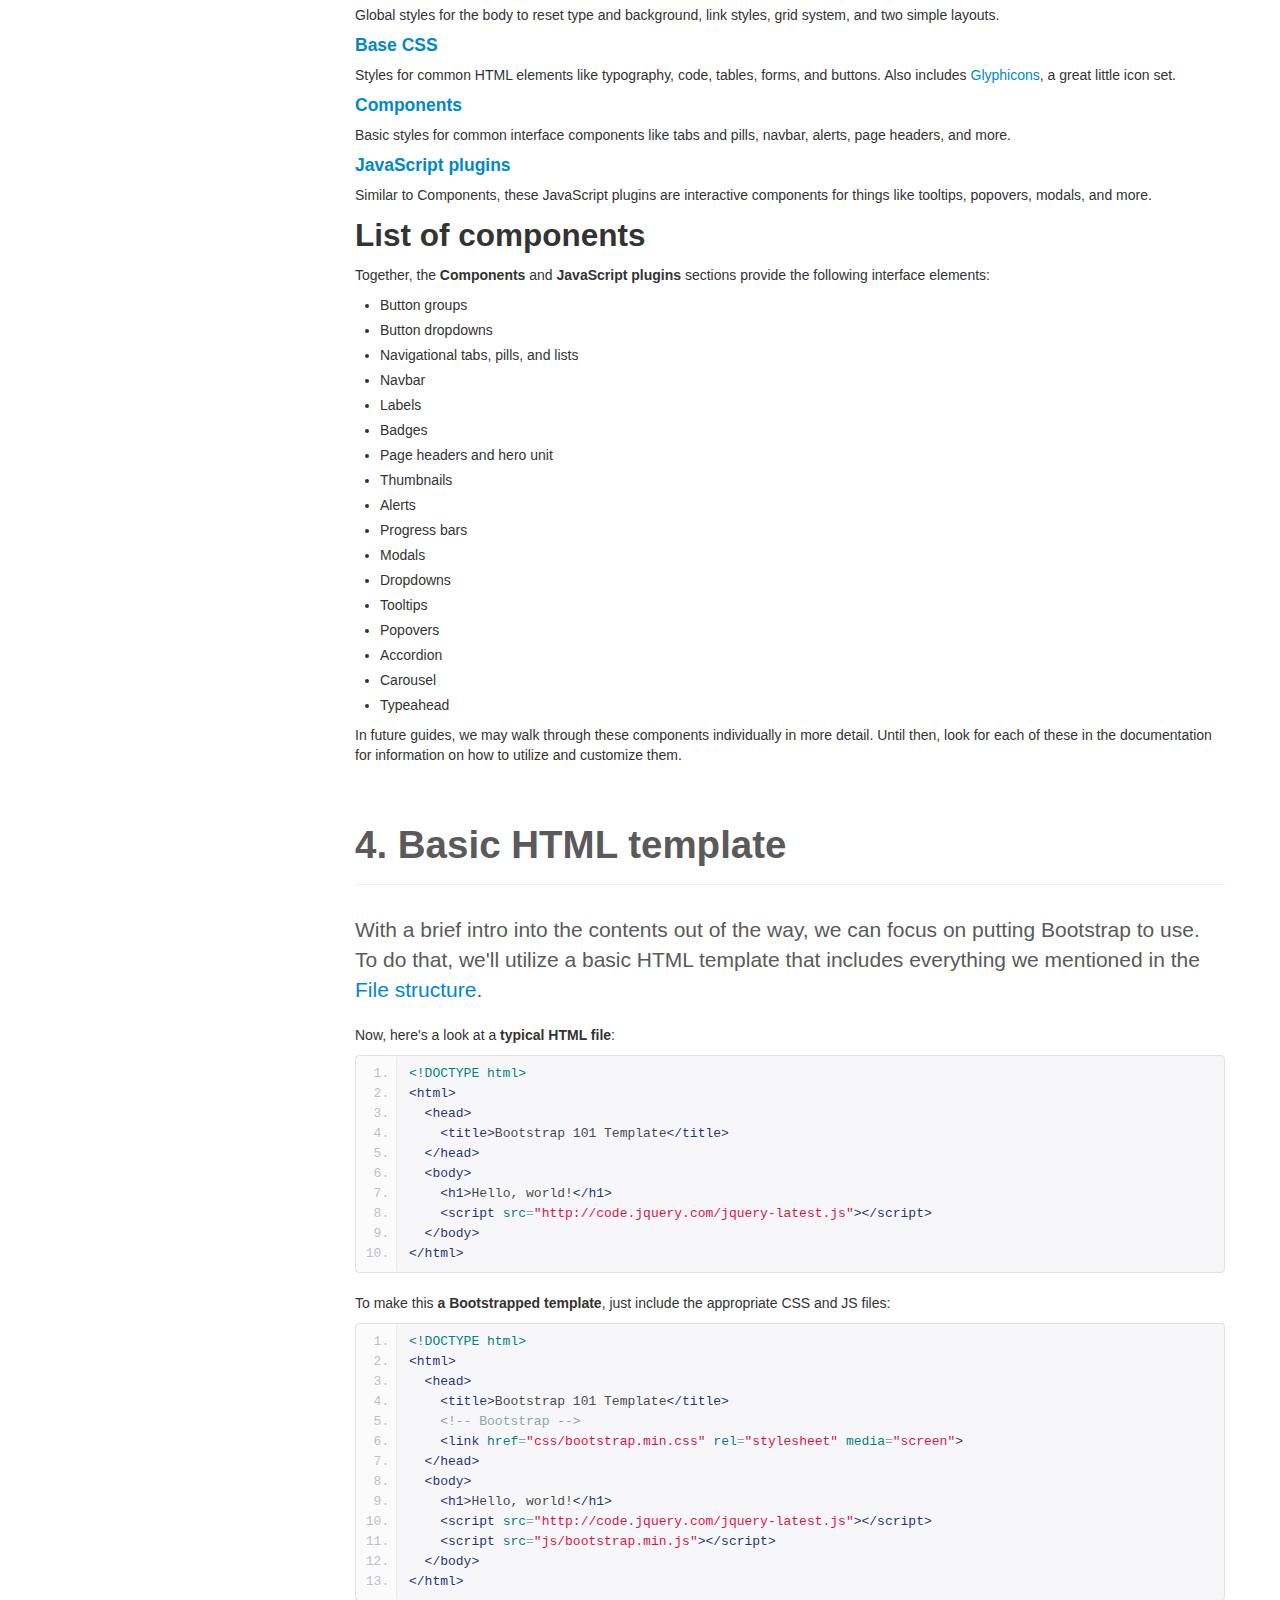
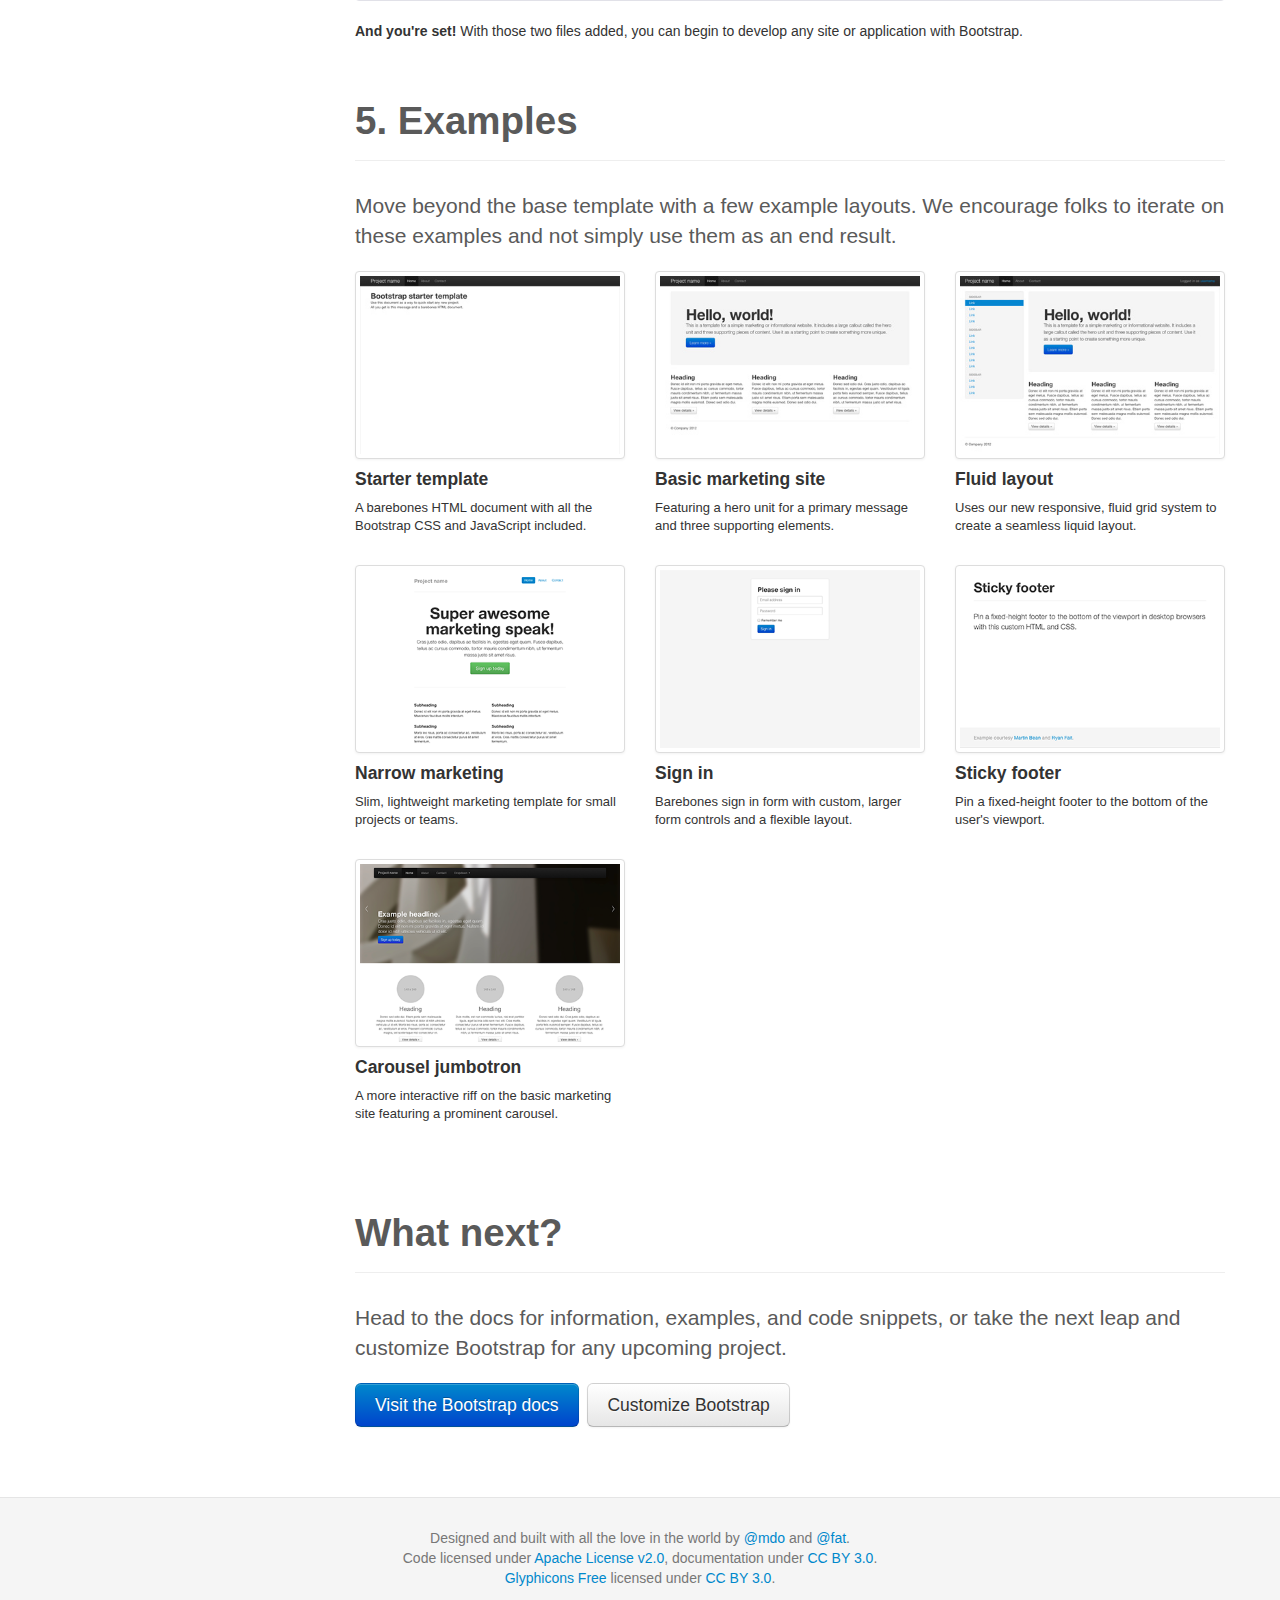
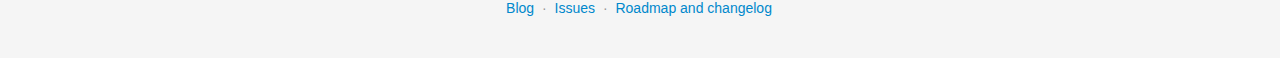
<file: docs/getting-started.html>
<!DOCTYPE html>
<html lang="en">
  <head>
    <meta charset="utf-8">
    <title>Getting · Bootstrap</title>
    <meta name="viewport" content="width=device-width, initial-scale=1.0">
    <meta name="description" content="">
    <meta name="author" content="">

    <!-- Le styles -->
    <link href="assets/css/bootstrap.css" rel="stylesheet">
    <link href="assets/css/bootstrap-responsive.css" rel="stylesheet">
    <link href="assets/css/docs.css" rel="stylesheet">
    <link href="assets/js/google-code-prettify/prettify.css" rel="stylesheet">

    <!-- Le HTML5 shim, for IE6-8 support of HTML5 elements -->
    <!--[if lt IE 9]>
      <script src="http://html5shim.googlecode.com/svn/trunk/html5.js"></script>
    <![endif]-->

    <!-- Le fav and touch icons -->
    <link rel="apple-touch-icon-precomposed" sizes="144x144" href="assets/ico/apple-touch-icon-144-precomposed.png">
    <link rel="apple-touch-icon-precomposed" sizes="114x114" href="assets/ico/apple-touch-icon-114-precomposed.png">
      <link rel="apple-touch-icon-precomposed" sizes="72x72" href="assets/ico/apple-touch-icon-72-precomposed.png">
                    <link rel="apple-touch-icon-precomposed" href="assets/ico/apple-touch-icon-57-precomposed.png">
                                   <link rel="shortcut icon" href="assets/ico/favicon.png">

  </head>

  <body data-spy="scroll" data-target=".bs-docs-sidebar">

    <!-- Navbar
    ================================================== -->
    <div class="navbar navbar-inverse navbar-fixed-top">
      <div class="navbar-inner">
        <div class="container">
          <button type="button" class="btn btn-navbar" data-toggle="collapse" data-target=".nav-collapse">
            <span class="icon-bar"></span>
            <span class="icon-bar"></span>
            <span class="icon-bar"></span>
          </button>
          <a class="brand" href="./index.html">Bootstrap</a>
          <div class="nav-collapse collapse">
            <ul class="nav">
              <li class="">
                <a href="./index.html">Home</a>
              </li>
              <li class="active">
                <a href="./getting-started.html">Get started</a>
              </li>
              <li class="">
                <a href="./scaffolding.html">Scaffolding</a>
              </li>
              <li class="">
                <a href="./base-css.html">Base CSS</a>
              </li>
              <li class="">
                <a href="./components.html">Components</a>
              </li>
              <li class="">
                <a href="./javascript.html">JavaScript</a>
              </li>
              <li class="">
                <a href="./customize.html">Customize</a>
              </li>
            </ul>
          </div>
        </div>
      </div>
    </div>

<!-- Subhead
================================================== -->
<header class="jumbotron subhead" id="overview">
  <div class="container">
    <h1>Getting started</h1>
    <p class="lead">Overview of the project, its contents, and how to get started with a simple template.</p>
  </div>
</header>


  <div class="container">

    <!-- Docs nav
    ================================================== -->
    <div class="row">
      <div class="span3 bs-docs-sidebar">
        <ul class="nav nav-list bs-docs-sidenav">
          <li><a href="#download-bootstrap"><i class="icon-chevron-right"></i> Download</a></li>
          <li><a href="#file-structure"><i class="icon-chevron-right"></i> File structure</a></li>
          <li><a href="#contents"><i class="icon-chevron-right"></i> What's included</a></li>
          <li><a href="#html-template"><i class="icon-chevron-right"></i> HTML template</a></li>
          <li><a href="#examples"><i class="icon-chevron-right"></i> Examples</a></li>
          <li><a href="#what-next"><i class="icon-chevron-right"></i> What next?</a></li>
        </ul>
      </div>
      <div class="span9">



        <!-- Download
        ================================================== -->
        <section id="download-bootstrap">
          <div class="page-header">
            <h1>1. Download</h1>
          </div>
          <p class="lead">Before downloading, be sure to have a code editor (we recommend <a href="http://sublimetext.com/2">Sublime Text 2</a>) and some working knowledge of HTML and CSS. We won't walk through the source files here, but they are available for download. We'll focus on getting started with the compiled Bootstrap files.</p>

          <div class="row-fluid">
            <div class="span6">
              <h2>Download compiled</h2>
              <p><strong>Fastest way to get started:</strong> get the compiled and minified versions of our CSS, JS, and images. No docs or original source files.</p>
              <p><a class="btn btn-large btn-primary" href="assets/bootstrap.zip" >Download Bootstrap</a></p>
            </div>
            <div class="span6">
              <h2>Download source</h2>
              <p>Get the original files for all CSS and JavaScript, along with a local copy of the docs by downloading the latest version directly from GitHub.</p>
              <p><a class="btn btn-large" href="https://github.com/twitter/bootstrap/zipball/master" >Download Bootstrap source</a></p>
            </div>
          </div>
        </section>



        <!-- File structure
        ================================================== -->
        <section id="file-structure">
          <div class="page-header">
            <h1>2. File structure</h1>
          </div>
          <p class="lead">Within the download you'll find the following file structure and contents, logically grouping common assets and providing both compiled and minified variations.</p>
          <p>Once downloaded, unzip the compressed folder to see the structure of (the compiled) Bootstrap. You'll see something like this:</p>
<pre class="prettyprint">
  bootstrap/
  ├── css/
  │   ├── bootstrap.css
  │   ├── bootstrap.min.css
  ├── js/
  │   ├── bootstrap.js
  │   ├── bootstrap.min.js
  └── img/
      ├── glyphicons-halflings.png
      └── glyphicons-halflings-white.png
</pre>
          <p>This is the most basic form of Bootstrap: compiled files for quick drop-in usage in nearly any web project. We provide compiled CSS and JS (<code>bootstrap.*</code>), as well as compiled and minified CSS and JS (<code>bootstrap.min.*</code>). The image files are compressed using <a href="http://imageoptim.com/">ImageOptim</a>, a Mac app for compressing PNGs.</p>
          <p>Please note that all JavaScript plugins require jQuery to be included.</p>
        </section>



        <!-- Contents
        ================================================== -->
        <section id="contents">
          <div class="page-header">
            <h1>3. What's included</h1>
          </div>
          <p class="lead">Bootstrap comes equipped with HTML, CSS, and JS for all sorts of things, but they can be summarized with a handful of categories visible at the top of the <a href="http://getbootstrap.com">Bootstrap documentation</a>.</p>

          <h2>Docs sections</h2>
          <h4><a href="http://twitter.github.com/bootstrap/scaffolding.html">Scaffolding</a></h4>
          <p>Global styles for the body to reset type and background, link styles, grid system, and two simple layouts.</p>
          <h4><a href="http://twitter.github.com/bootstrap/base-css.html">Base CSS</a></h4>
          <p>Styles for common HTML elements like typography, code, tables, forms, and buttons. Also includes <a href="http://glyphicons.com">Glyphicons</a>, a great little icon set.</p>
          <h4><a href="http://twitter.github.com/bootstrap/components.html">Components</a></h4>
          <p>Basic styles for common interface components like tabs and pills, navbar, alerts, page headers, and more.</p>
          <h4><a href="http://twitter.github.com/bootstrap/javascript.html">JavaScript plugins</a></h4>
          <p>Similar to Components, these JavaScript plugins are interactive components for things like tooltips, popovers, modals, and more.</p>

          <h2>List of components</h2>
          <p>Together, the <strong>Components</strong> and <strong>JavaScript plugins</strong> sections provide the following interface elements:</p>
          <ul>
            <li>Button groups</li>
            <li>Button dropdowns</li>
            <li>Navigational tabs, pills, and lists</li>
            <li>Navbar</li>
            <li>Labels</li>
            <li>Badges</li>
            <li>Page headers and hero unit</li>
            <li>Thumbnails</li>
            <li>Alerts</li>
            <li>Progress bars</li>
            <li>Modals</li>
            <li>Dropdowns</li>
            <li>Tooltips</li>
            <li>Popovers</li>
            <li>Accordion</li>
            <li>Carousel</li>
            <li>Typeahead</li>
          </ul>
          <p>In future guides, we may walk through these components individually in more detail. Until then, look for each of these in the documentation for information on how to utilize and customize them.</p>
        </section>



        <!-- HTML template
        ================================================== -->
        <section id="html-template">
          <div class="page-header">
            <h1>4. Basic HTML template</h1>
          </div>
          <p class="lead">With a brief intro into the contents out of the way, we can focus on putting Bootstrap to use. To do that, we'll utilize a basic HTML template that includes everything we mentioned in the <a href="#file-structure">File structure</a>.</p>
          <p>Now, here's a look at a <strong>typical HTML file</strong>:</p>
<pre class="prettyprint linenums">
&lt;!DOCTYPE html&gt;
&lt;html&gt;
  &lt;head&gt;
    &lt;title&gt;Bootstrap 101 Template&lt;/title&gt;
  &lt;/head&gt;
  &lt;body&gt;
    &lt;h1&gt;Hello, world!&lt;/h1&gt;
    &lt;script src="http://code.jquery.com/jquery-latest.js"&gt;&lt;/script&gt;
  &lt;/body&gt;
&lt;/html&gt;
</pre>
          <p>To make this <strong>a Bootstrapped template</strong>, just include the appropriate CSS and JS files:</p>
<pre class="prettyprint linenums">
&lt;!DOCTYPE html&gt;
&lt;html&gt;
  &lt;head&gt;
    &lt;title&gt;Bootstrap 101 Template&lt;/title&gt;
    &lt;!-- Bootstrap --&gt;
    &lt;link href="css/bootstrap.min.css" rel="stylesheet" media="screen"&gt;
  &lt;/head&gt;
  &lt;body&gt;
    &lt;h1&gt;Hello, world!&lt;/h1&gt;
    &lt;script src="http://code.jquery.com/jquery-latest.js"&gt;&lt;/script&gt;
    &lt;script src="js/bootstrap.min.js"&gt;&lt;/script&gt;
  &lt;/body&gt;
&lt;/html&gt;
</pre>
          <p><strong>And you're set!</strong> With those two files added, you can begin to develop any site or application with Bootstrap.</p>
        </section>



        <!-- Examples
        ================================================== -->
        <section id="examples">
          <div class="page-header">
            <h1>5. Examples</h1>
          </div>
          <p class="lead">Move beyond the base template with a few example layouts. We encourage folks to iterate on these examples and not simply use them as an end result.</p>
          <ul class="thumbnails bootstrap-examples">
            <li class="span3">
              <a class="thumbnail" href="examples/starter-template.html">
                <img src="assets/img/examples/bootstrap-example-starter.jpg" alt="">
              </a>
              <h4>Starter template</h4>
              <p>A barebones HTML document with all the Bootstrap CSS and JavaScript included.</p>
            </li>
            <li class="span3">
              <a class="thumbnail" href="examples/hero.html">
                <img src="assets/img/examples/bootstrap-example-hero.jpg" alt="">
              </a>
              <h4>Basic marketing site</h4>
              <p>Featuring a hero unit for a primary message and three supporting elements.</p>
            </li>
            <li class="span3">
              <a class="thumbnail" href="examples/fluid.html">
                <img src="assets/img/examples/bootstrap-example-fluid.jpg" alt="">
              </a>
              <h4>Fluid layout</h4>
              <p>Uses our new responsive, fluid grid system to create a seamless liquid layout.</p>
            </li>

            <li class="span3">
              <a class="thumbnail" href="examples/marketing-narrow.html">
                <img src="assets/img/examples/bootstrap-example-marketing-narrow.png" alt="">
              </a>
              <h4>Narrow marketing</h4>
              <p>Slim, lightweight marketing template for small projects or teams.</p>
            </li>
            <li class="span3">
              <a class="thumbnail" href="examples/signin.html">
                <img src="assets/img/examples/bootstrap-example-signin.png" alt="">
              </a>
              <h4>Sign in</h4>
              <p>Barebones sign in form with custom, larger form controls and a flexible layout.</p>
            </li>
            <li class="span3">
              <a class="thumbnail" href="examples/sticky-footer.html">
                <img src="assets/img/examples/bootstrap-example-sticky-footer.png" alt="">
              </a>
              <h4>Sticky footer</h4>
              <p>Pin a fixed-height footer to the bottom of the user's viewport.</p>
            </li>

            <li class="span3">
              <a class="thumbnail" href="examples/carousel.html">
                <img src="assets/img/examples/bootstrap-example-carousel.png" alt="">
              </a>
              <h4>Carousel jumbotron</h4>
              <p>A more interactive riff on the basic marketing site featuring a prominent carousel.</p>
            </li>
          </ul>
        </section>




        <!-- Next
        ================================================== -->
        <section id="what-next">
          <div class="page-header">
            <h1>What next?</h1>
          </div>
          <p class="lead">Head to the docs for information, examples, and code snippets, or take the next leap and customize Bootstrap for any upcoming project.</p>
          <a class="btn btn-large btn-primary" href="./scaffolding.html" >Visit the Bootstrap docs</a>
          <a class="btn btn-large" href="./customize.html" style="margin-left: 5px;" >Customize Bootstrap</a>
        </section>




      </div>
    </div>

  </div>



    <!-- Footer
    ================================================== -->
    <footer class="footer">
      <div class="container">
        <p>Designed and built with all the love in the world by <a href="http://twitter.com/mdo" target="_blank">@mdo</a> and <a href="http://twitter.com/fat" target="_blank">@fat</a>.</p>
        <p>Code licensed under <a href="http://www.apache.org/licenses/LICENSE-2.0" target="_blank">Apache License v2.0</a>, documentation under <a href="http://creativecommons.org/licenses/by/3.0/">CC BY 3.0</a>.</p>
        <p><a href="http://glyphicons.com">Glyphicons Free</a> licensed under <a href="http://creativecommons.org/licenses/by/3.0/">CC BY 3.0</a>.</p>
        <ul class="footer-links">
          <li><a href="http://blog.getbootstrap.com">Blog</a></li>
          <li class="muted">&middot;</li>
          <li><a href="https://github.com/twitter/bootstrap/issues?state=open">Issues</a></li>
          <li class="muted">&middot;</li>
          <li><a href="https://github.com/twitter/bootstrap/wiki">Roadmap and changelog</a></li>
        </ul>
      </div>
    </footer>



    <!-- Le javascript
    ================================================== -->
    <!-- Placed at the end of the document so the pages load faster -->
    <script type="text/javascript" src="http://platform.twitter.com/widgets.js"></script>
    <script src="assets/js/jquery.js"></script>
    <script src="assets/js/bootstrap-transition.js"></script>
    <script src="assets/js/bootstrap-alert.js"></script>
    <script src="assets/js/bootstrap-modal.js"></script>
    <script src="assets/js/bootstrap-dropdown.js"></script>
    <script src="assets/js/bootstrap-scrollspy.js"></script>
    <script src="assets/js/bootstrap-tab.js"></script>
    <script src="assets/js/bootstrap-tooltip.js"></script>
    <script src="assets/js/bootstrap-popover.js"></script>
    <script src="assets/js/bootstrap-button.js"></script>
    <script src="assets/js/bootstrap-collapse.js"></script>
    <script src="assets/js/bootstrap-carousel.js"></script>
    <script src="assets/js/bootstrap-typeahead.js"></script>
    <script src="assets/js/bootstrap-affix.js"></script>

    <script src="assets/js/holder/holder.js"></script>
    <script src="assets/js/google-code-prettify/prettify.js"></script>

    <script src="assets/js/application.js"></script>



  </body>
</html>
</file>
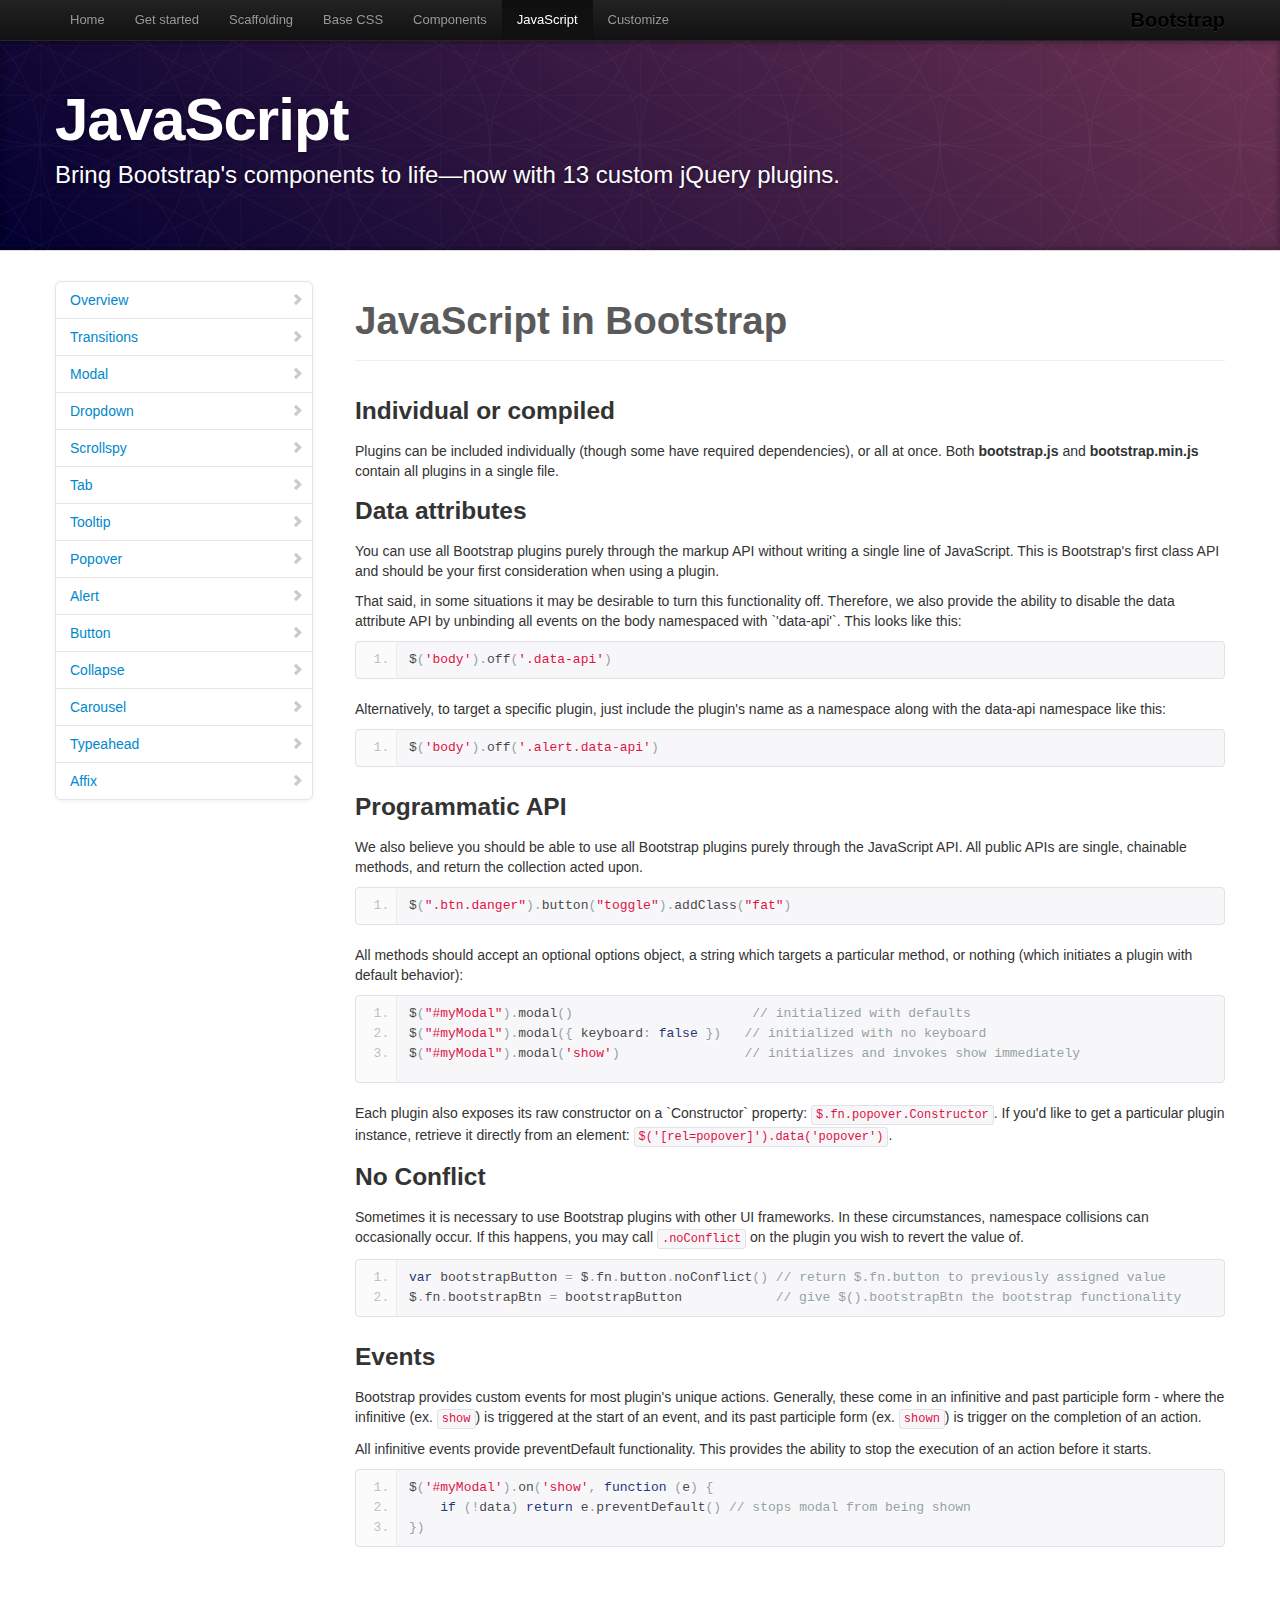
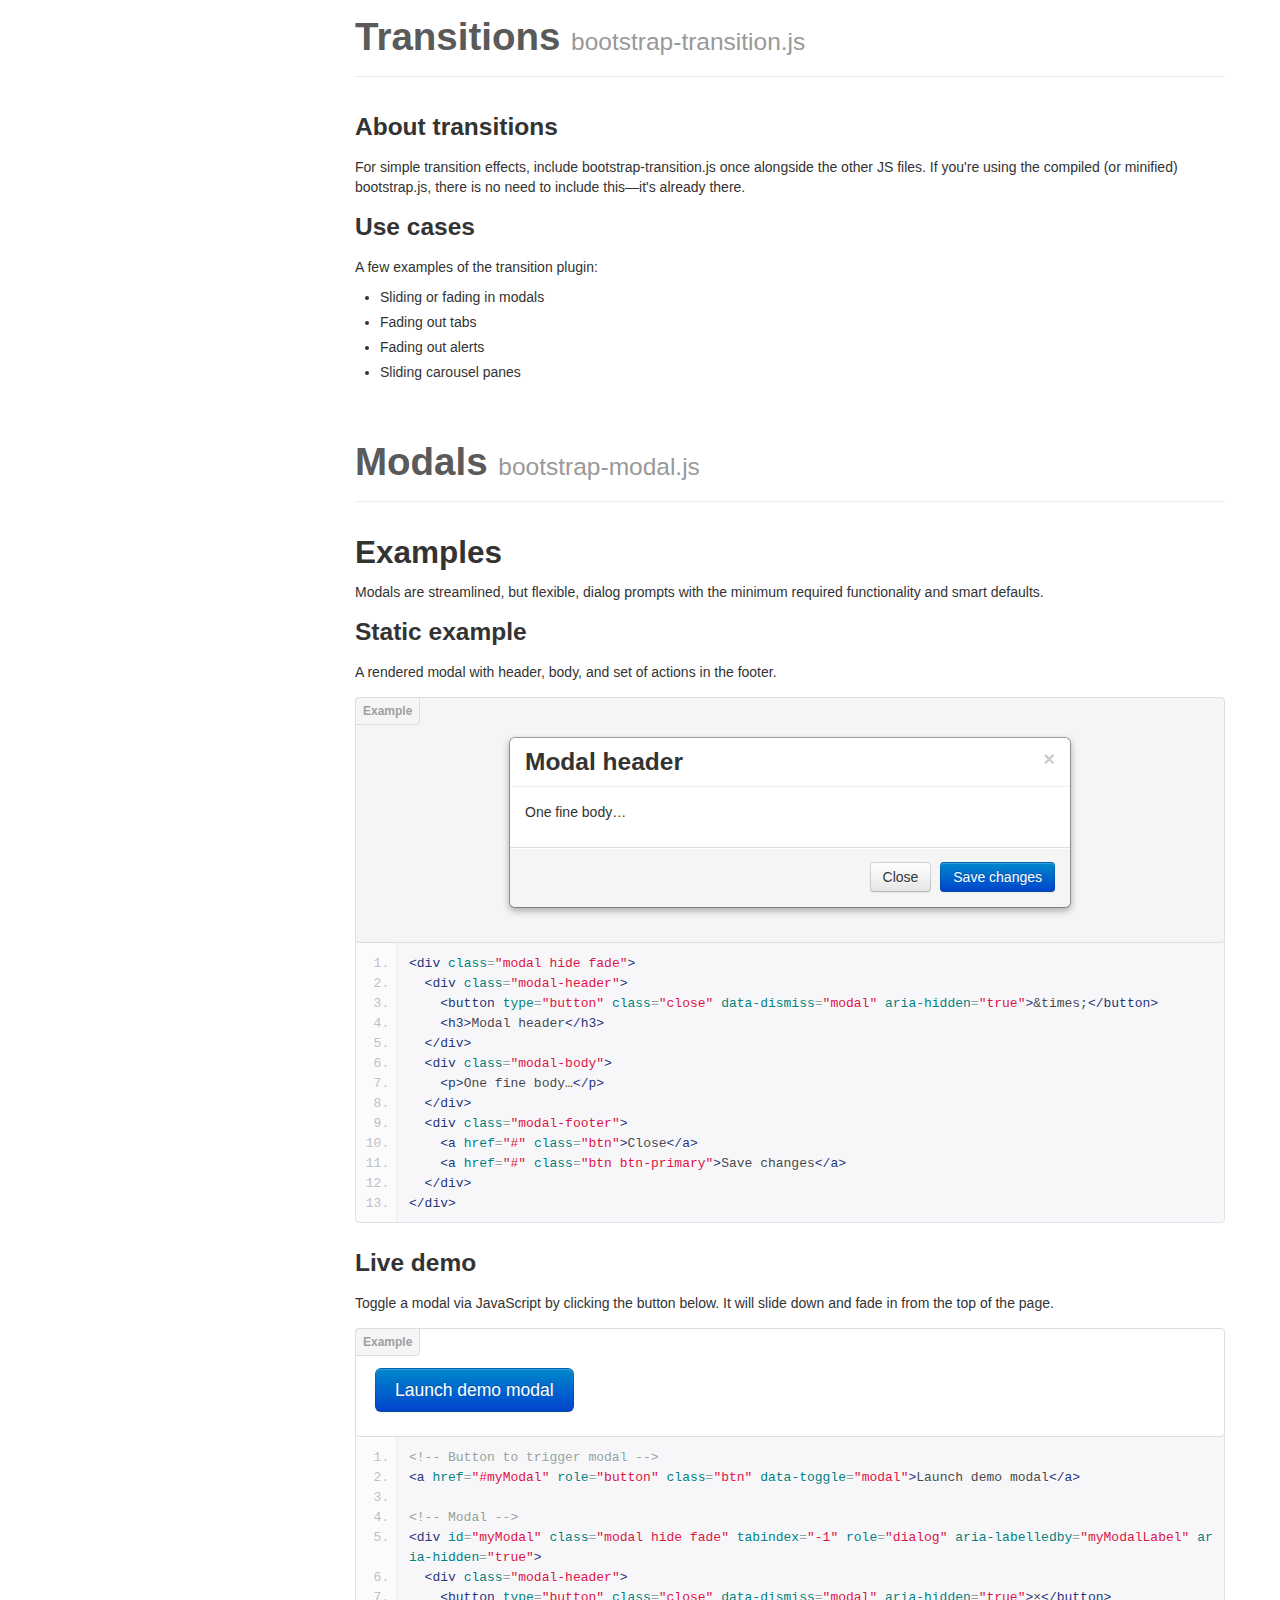
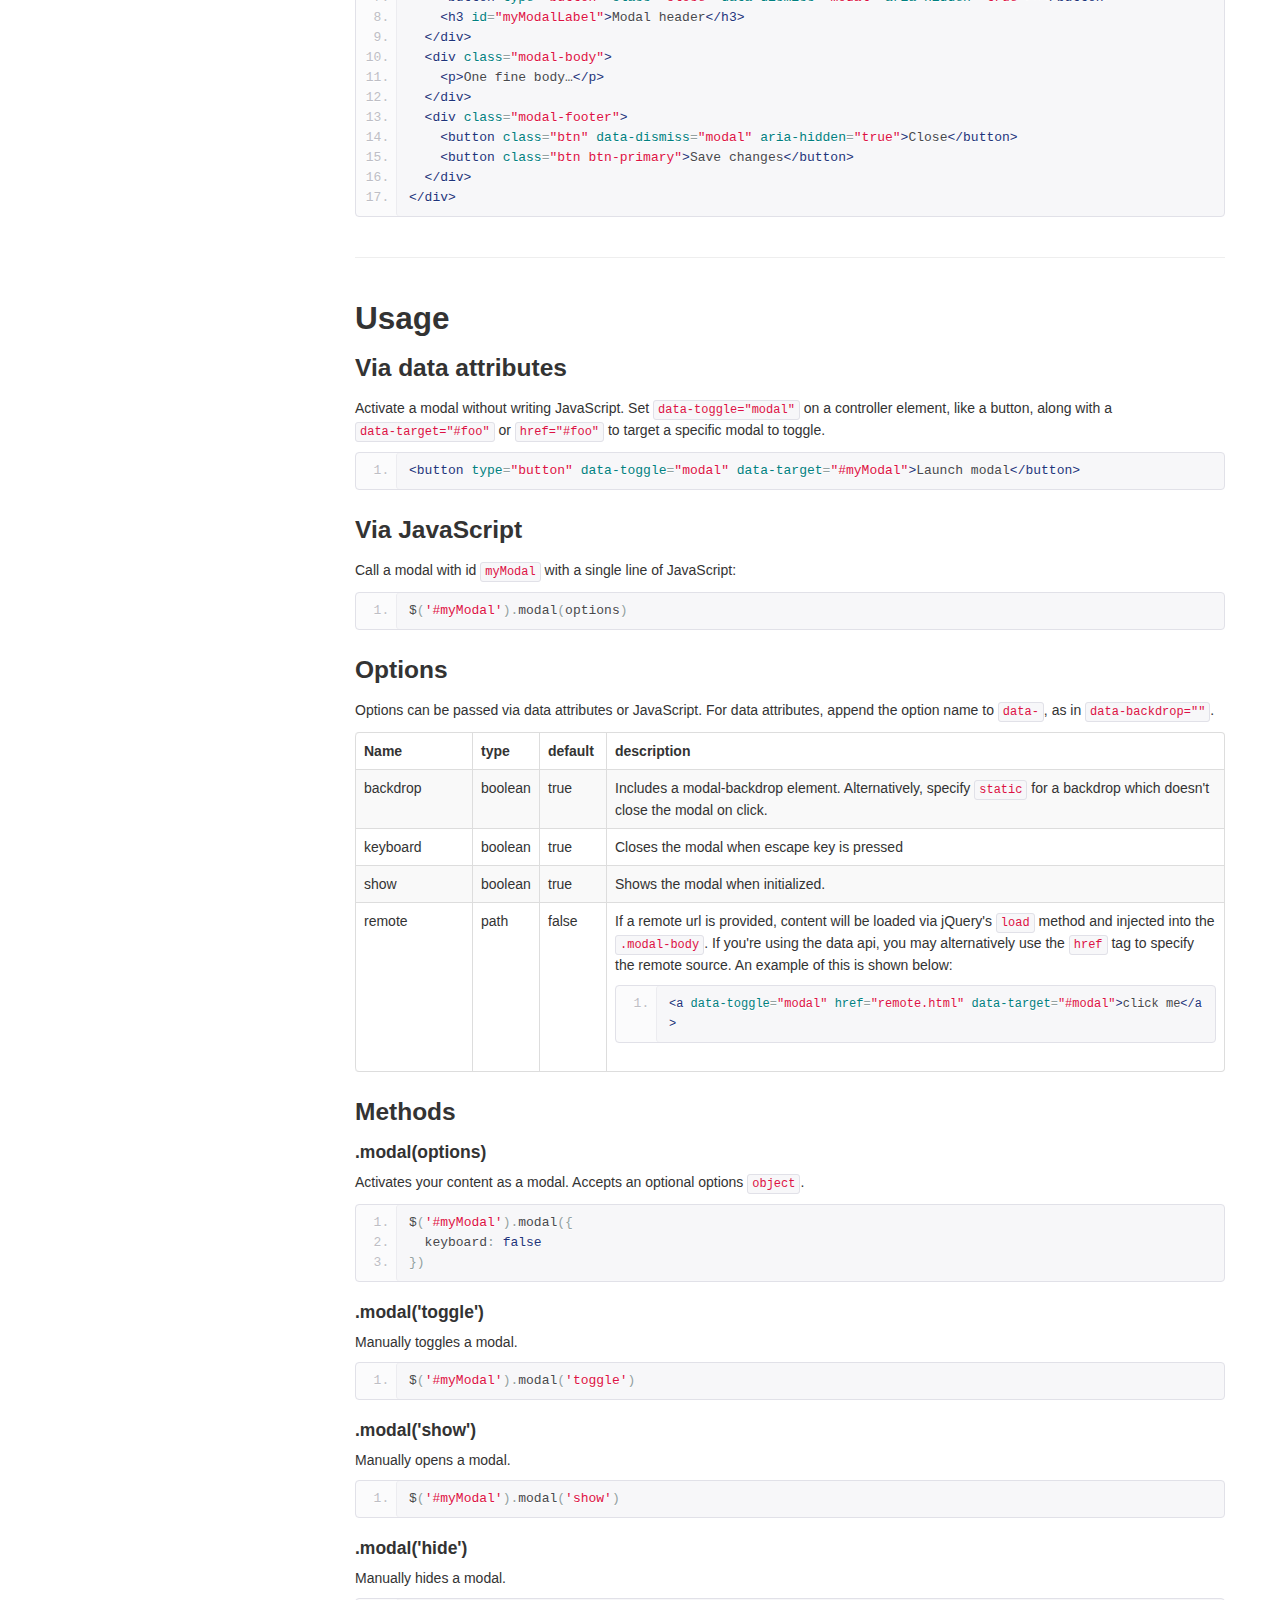
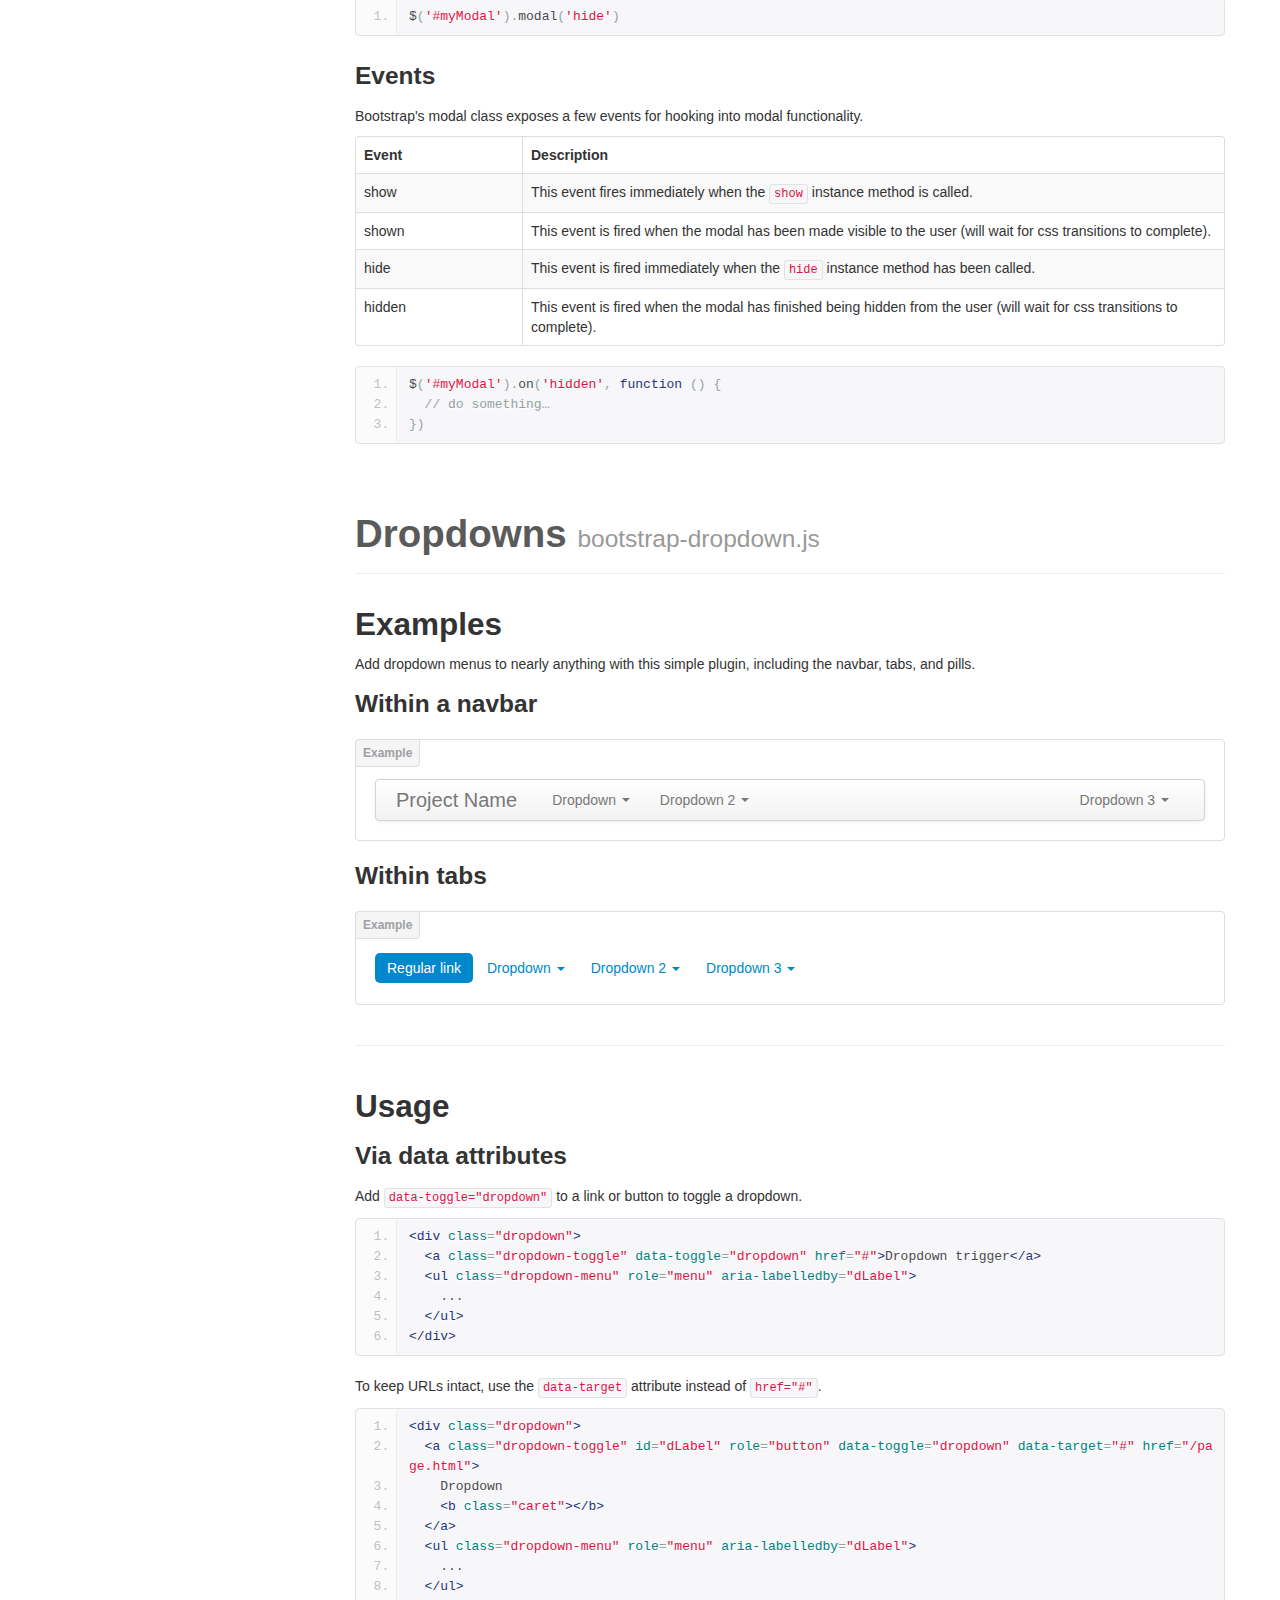
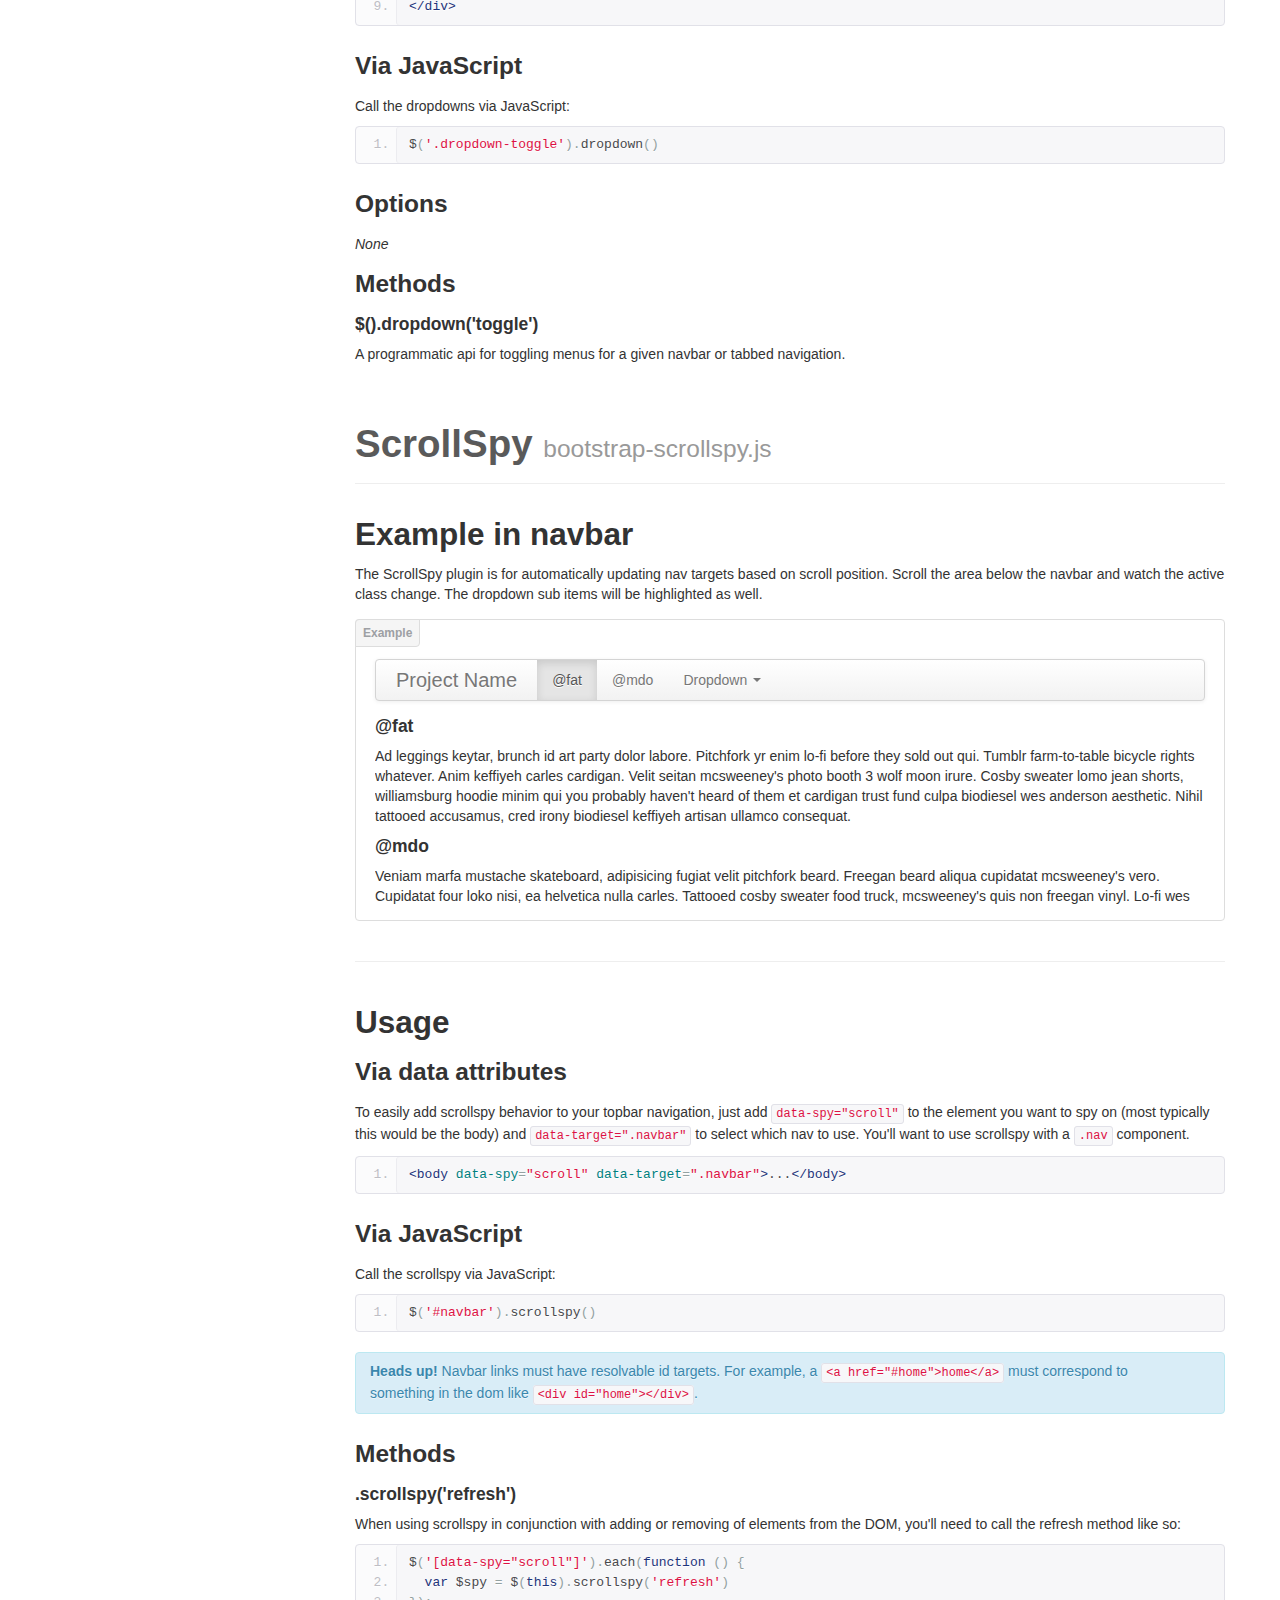
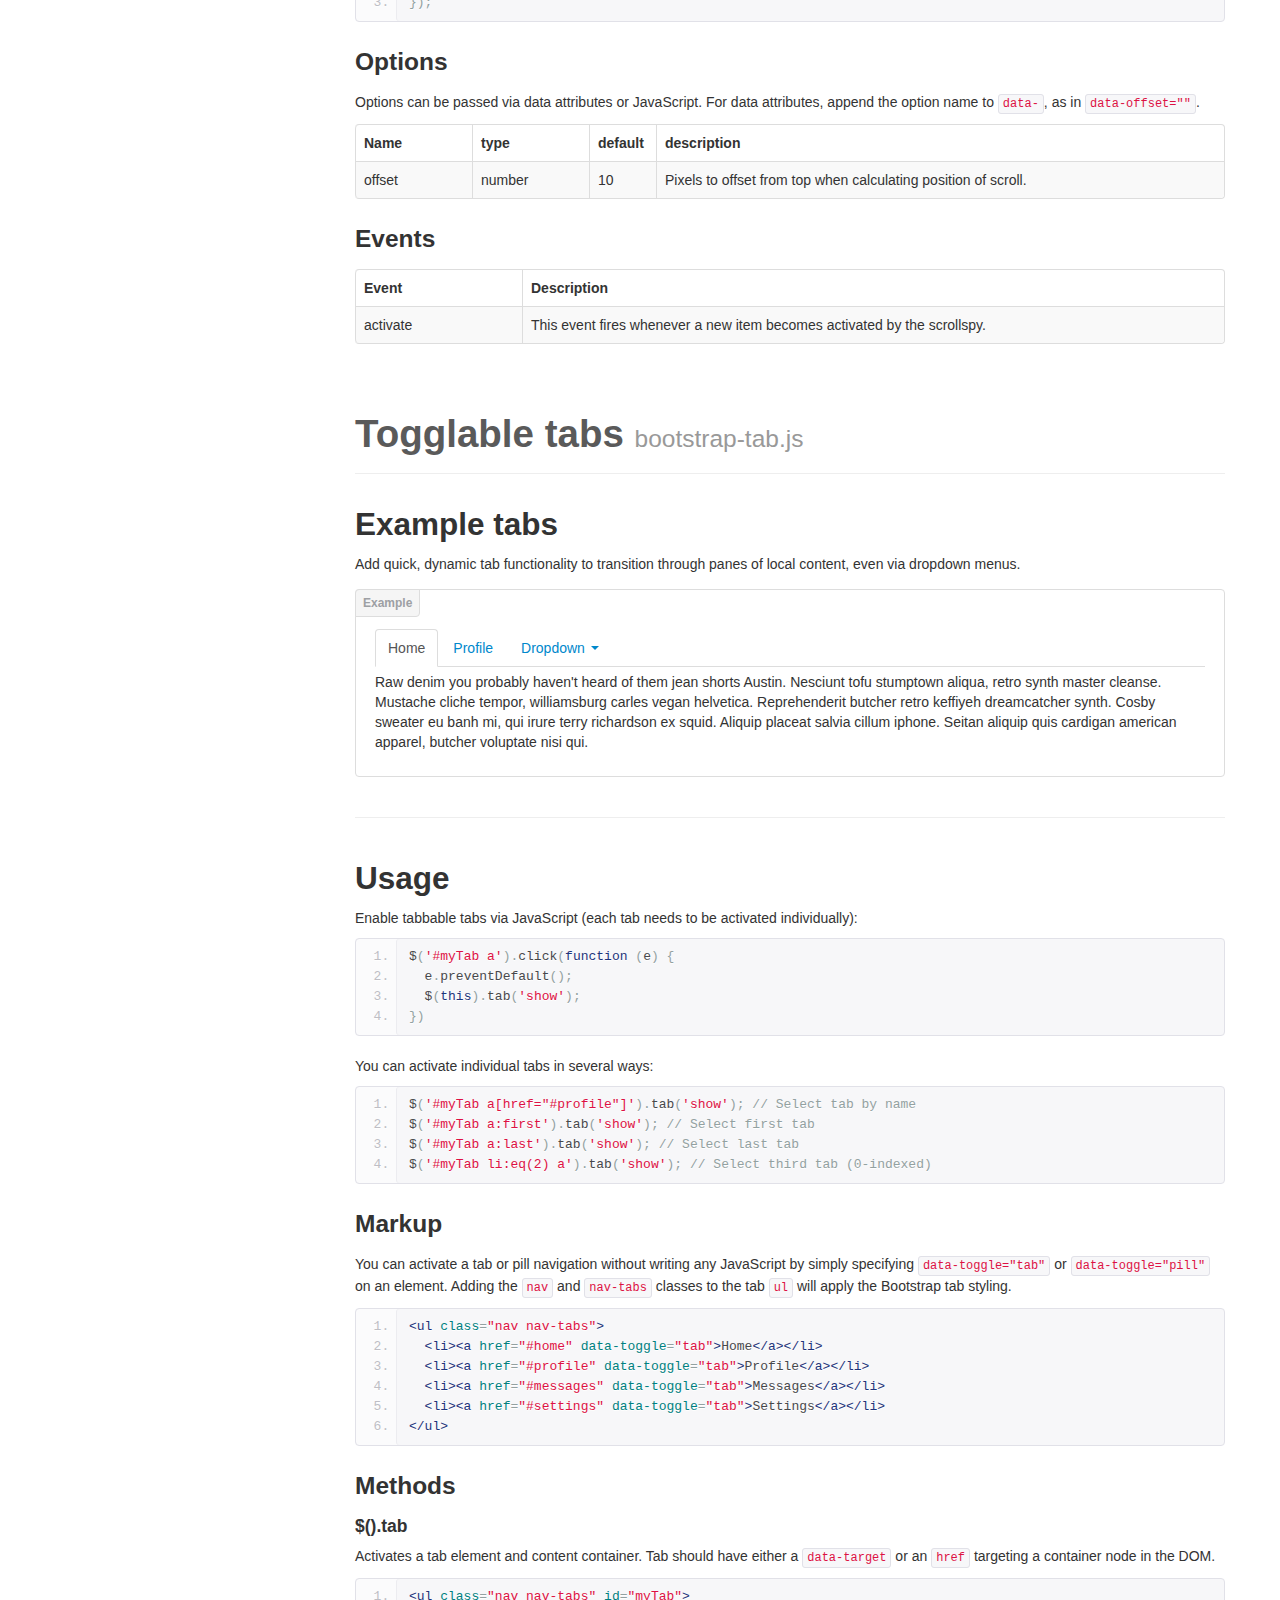
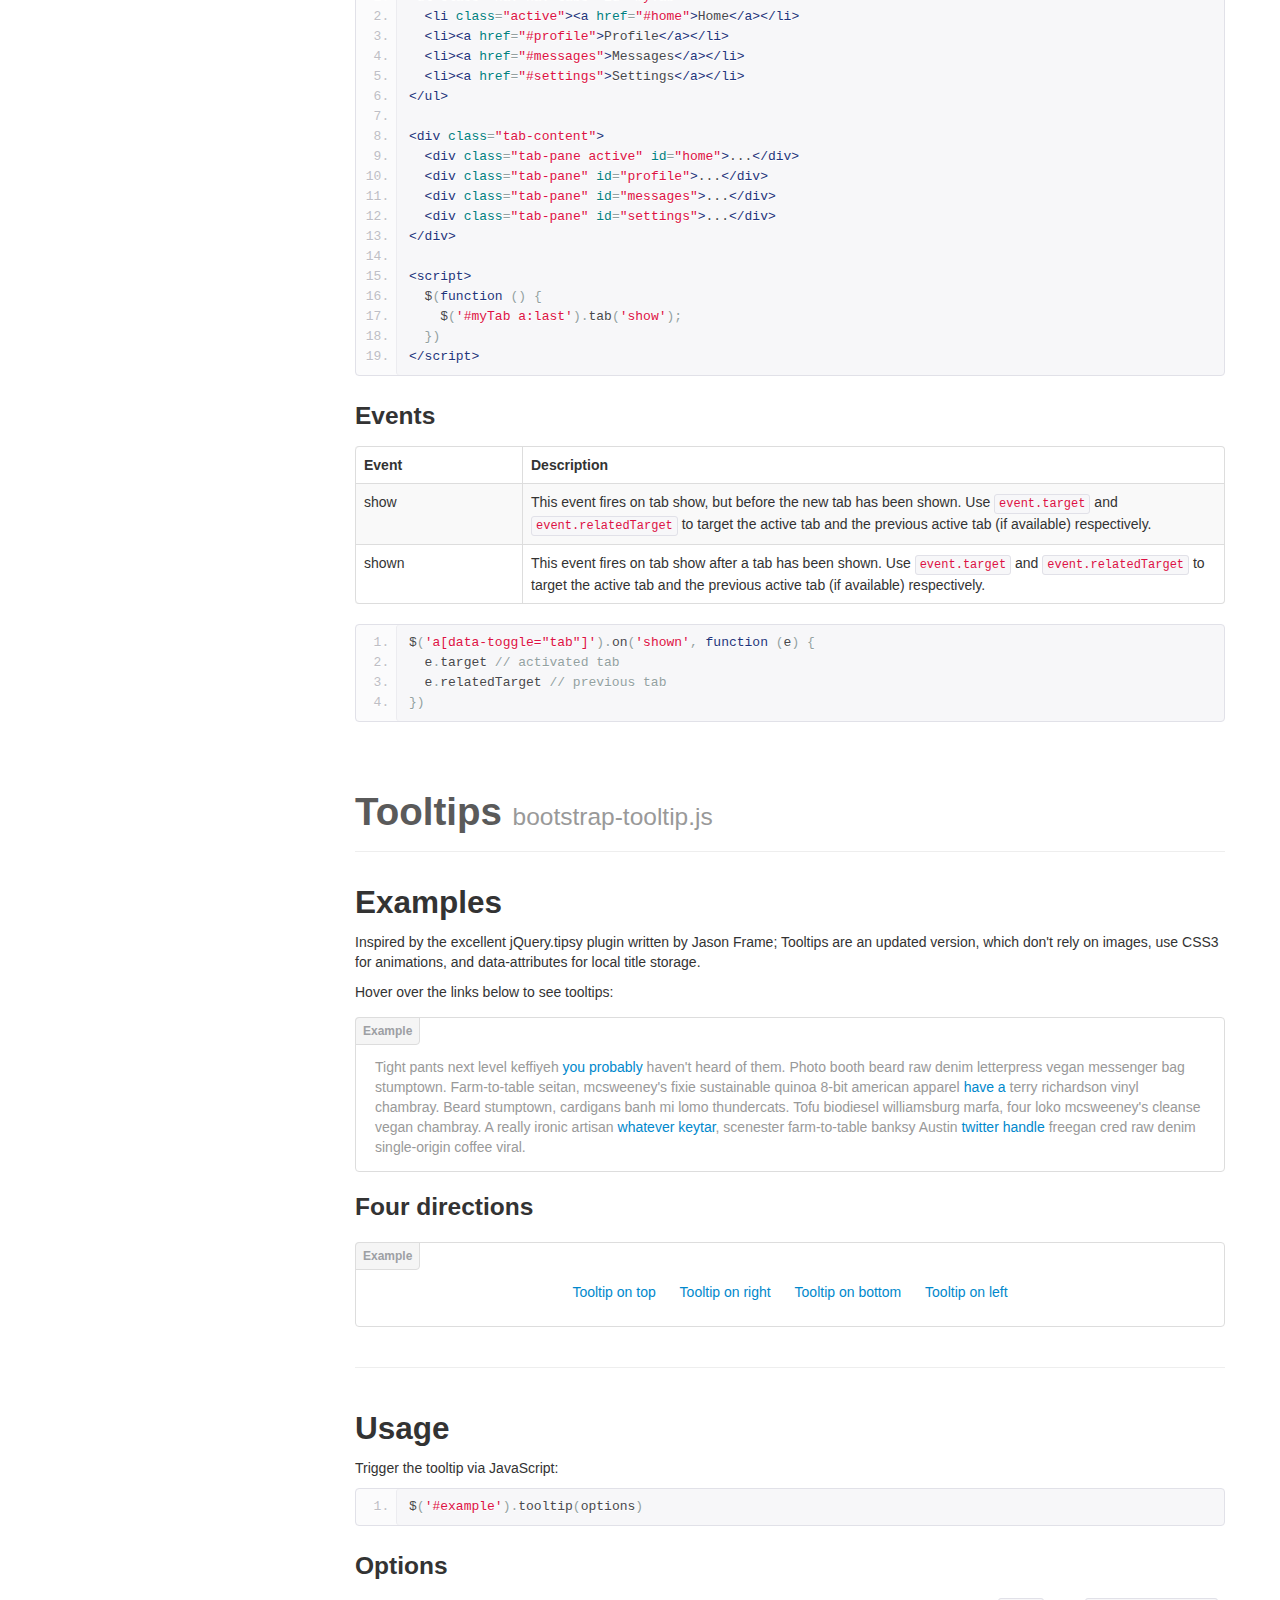
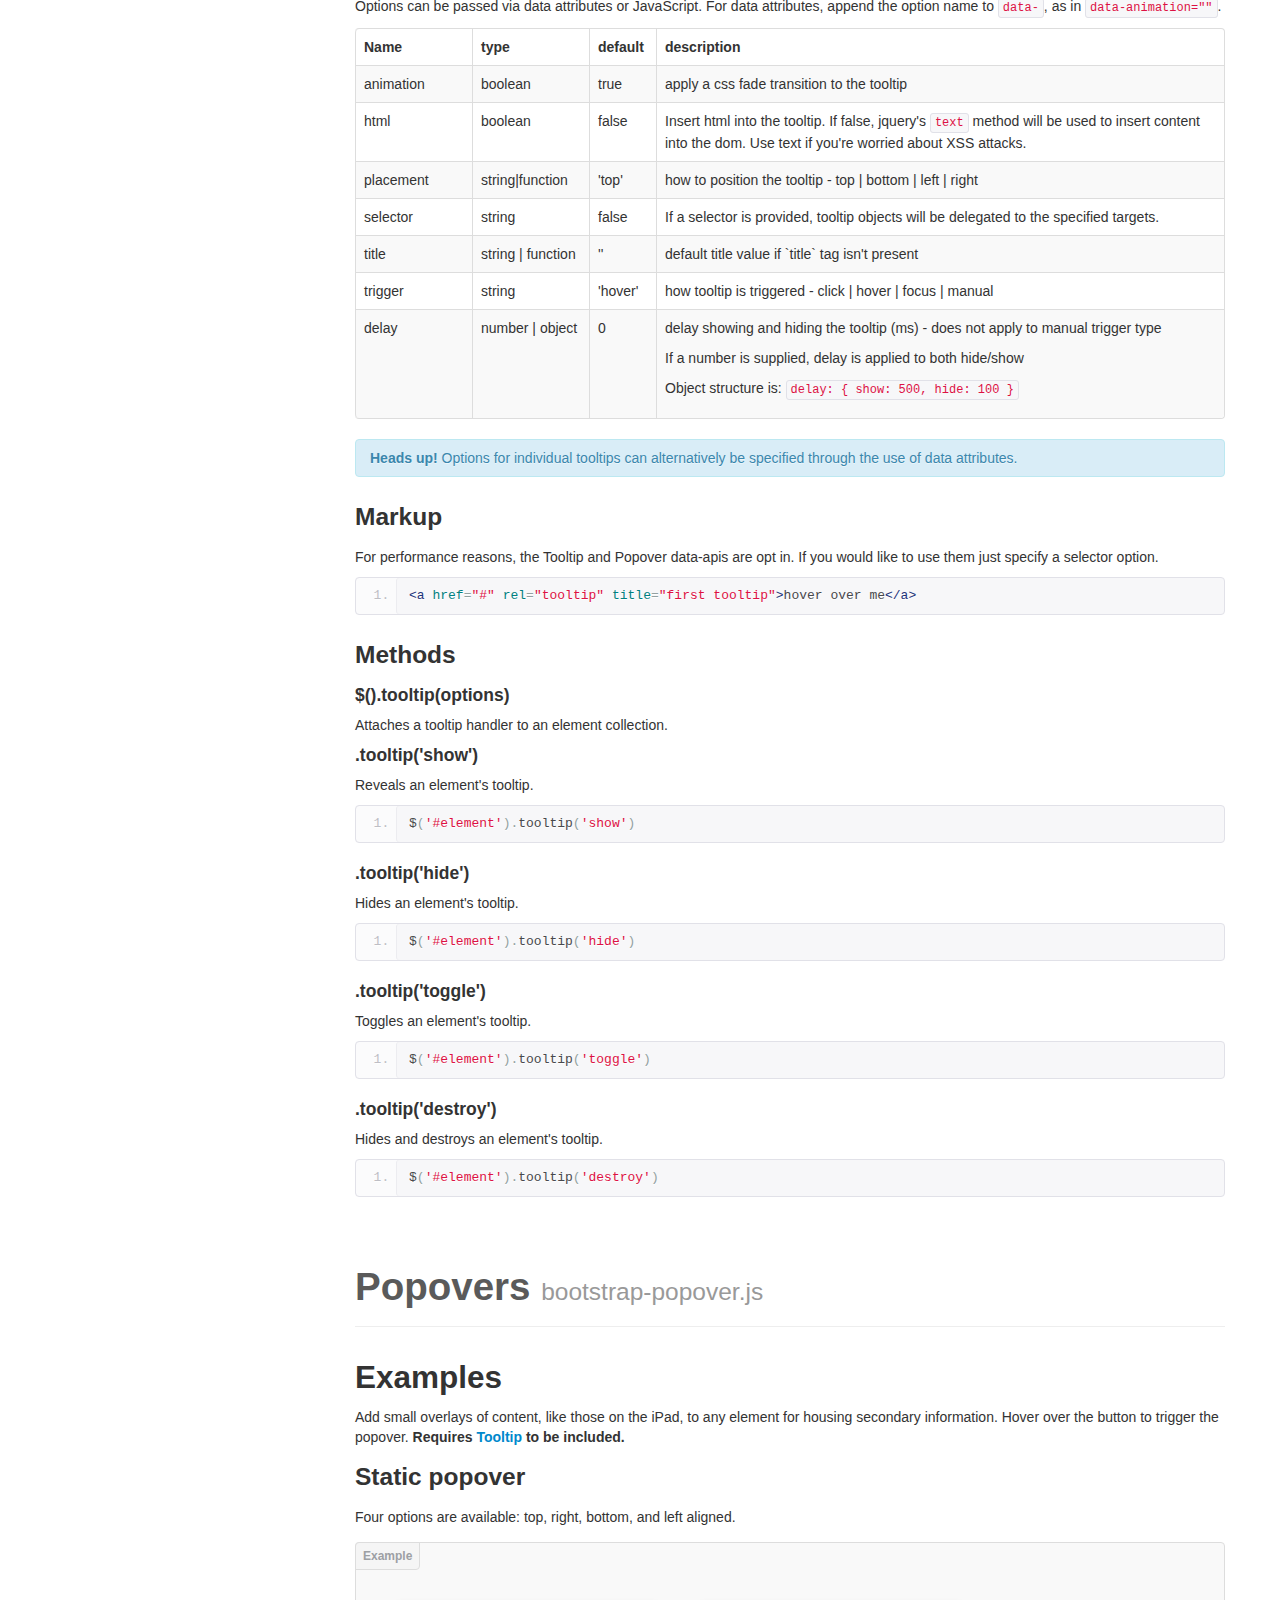
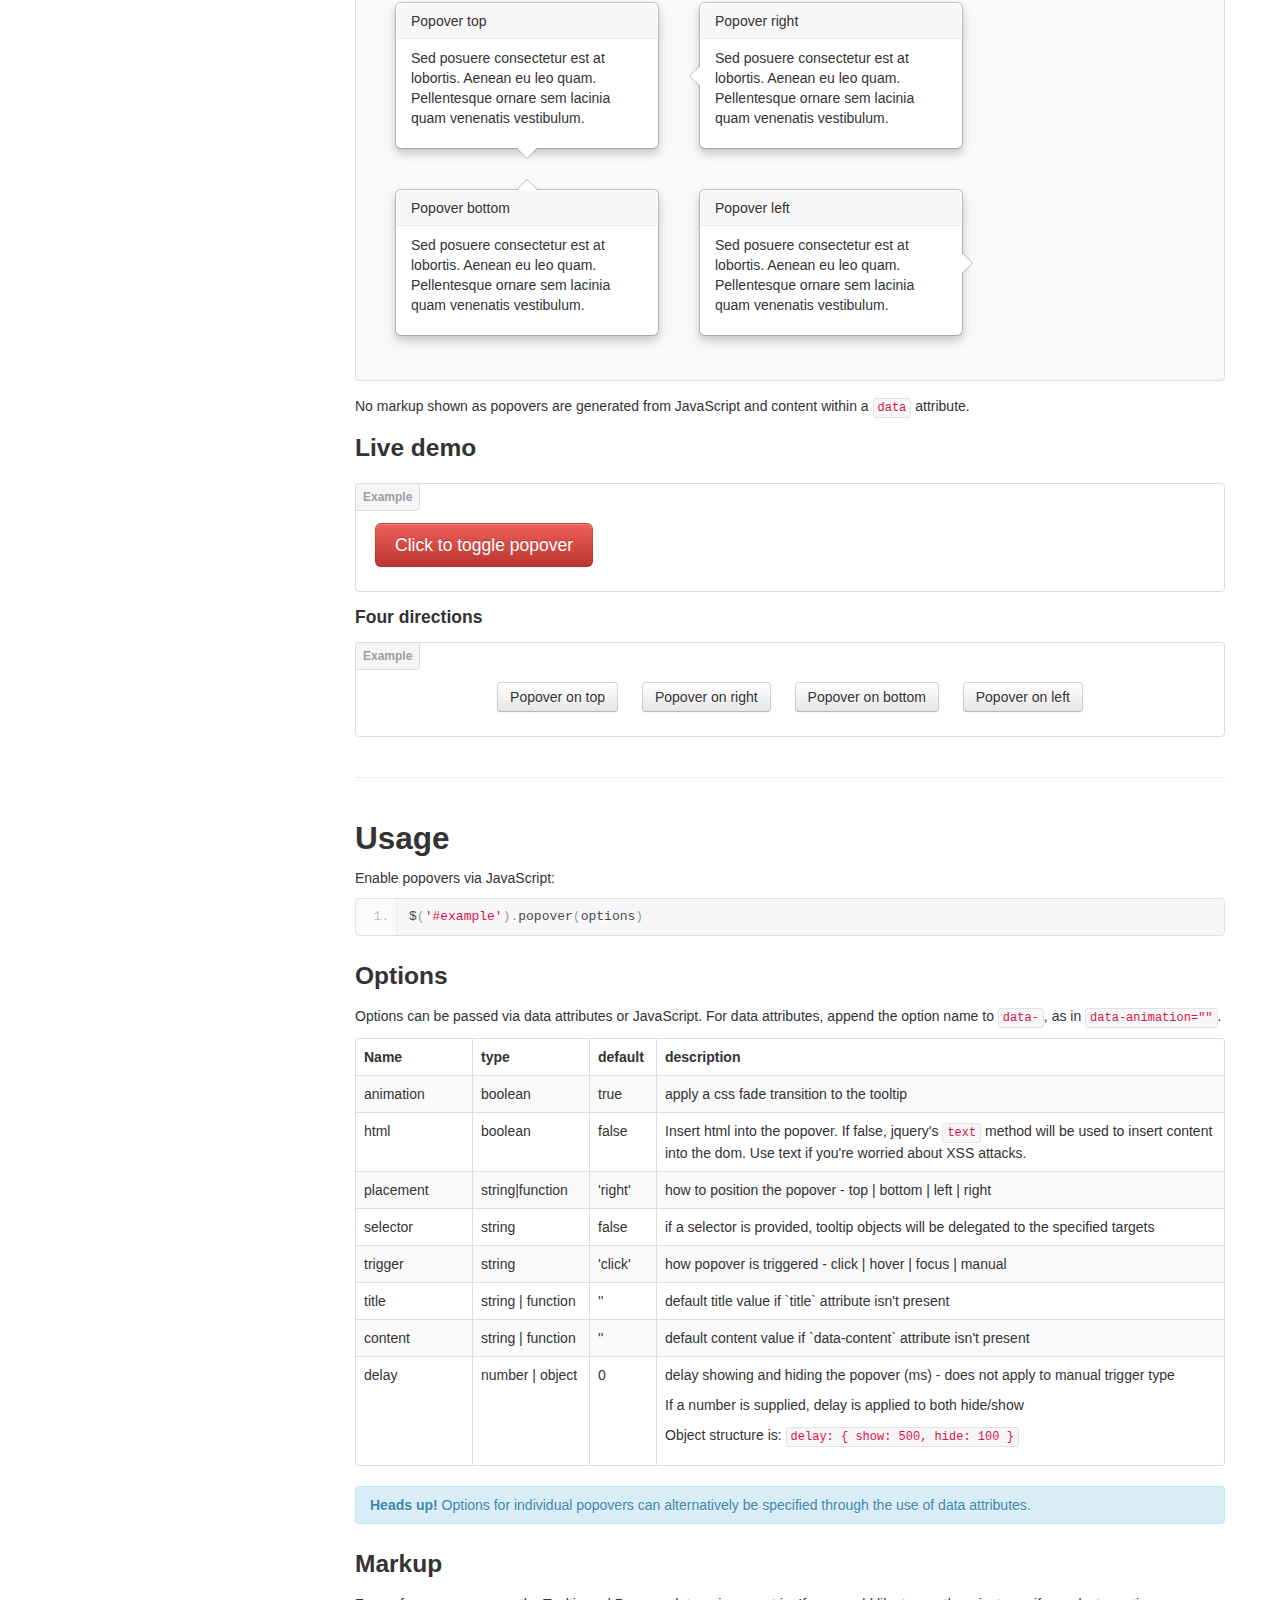
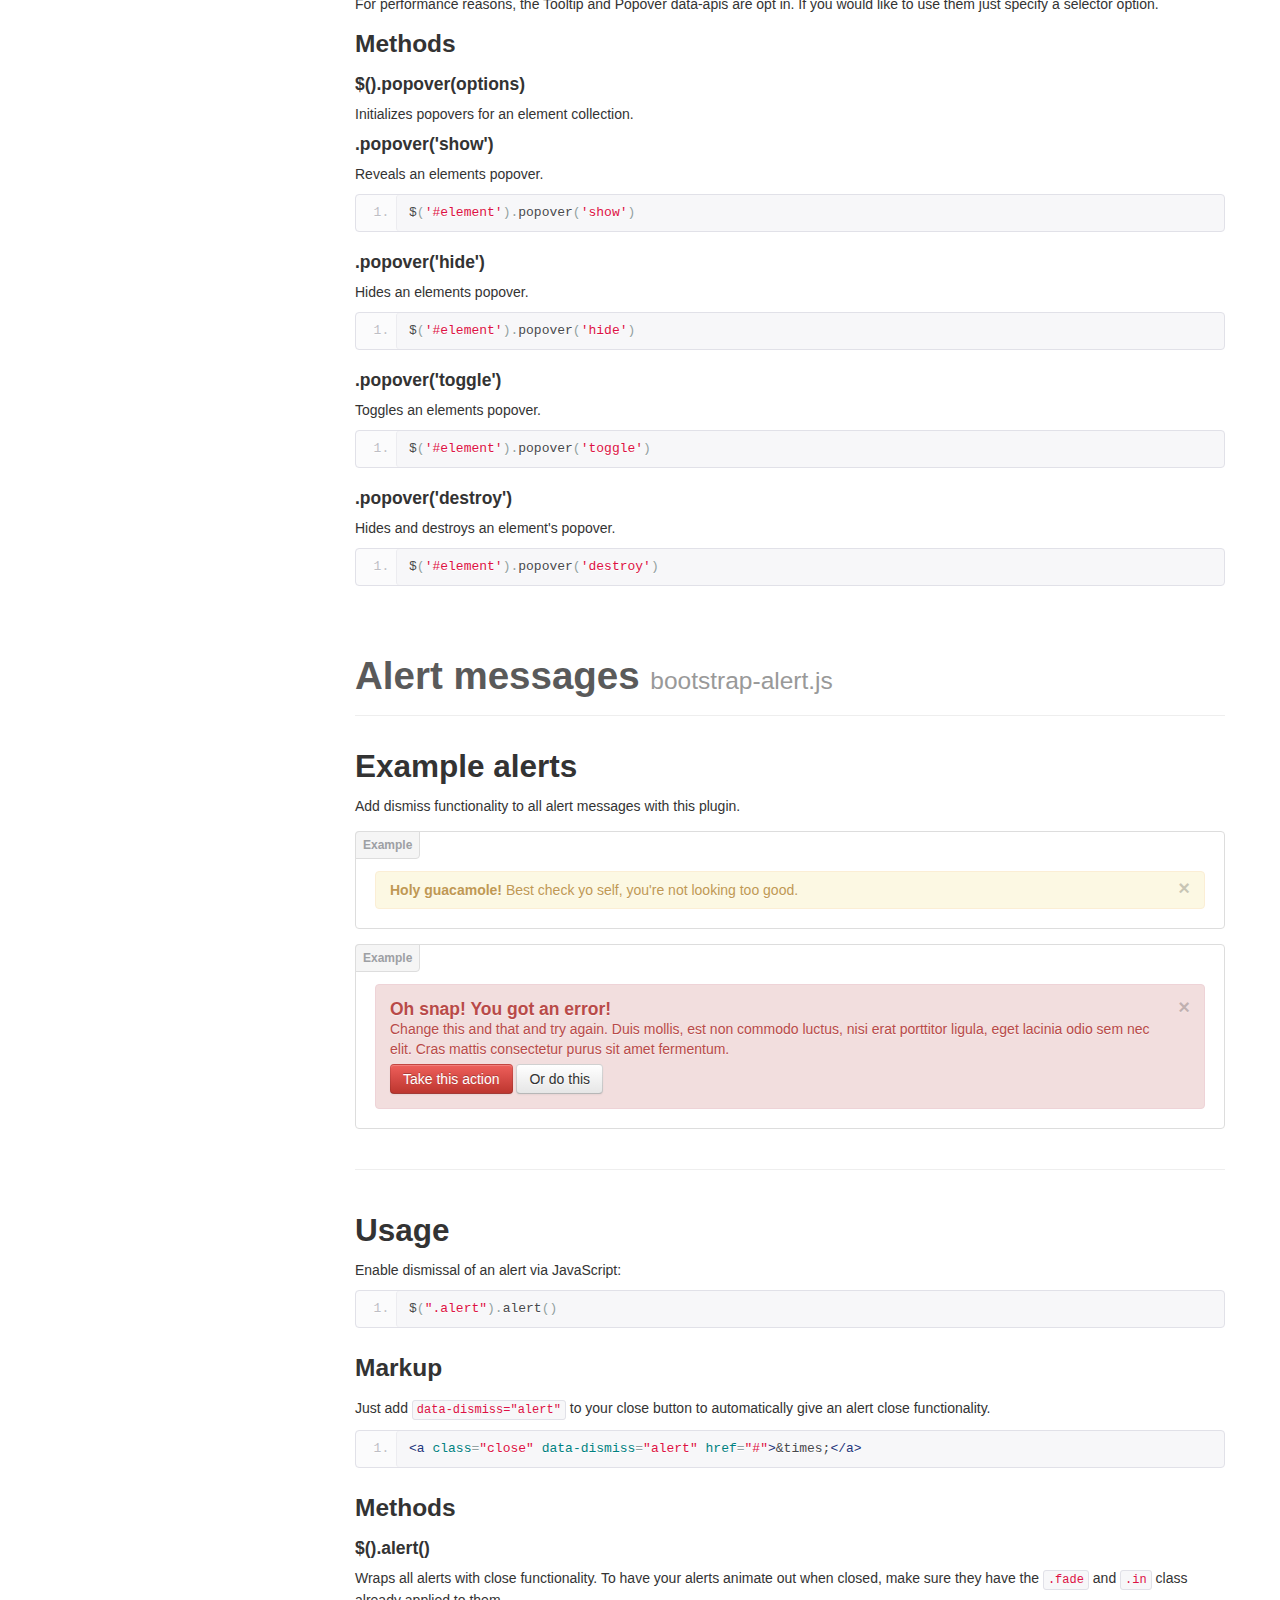
<file: docs/javascript.html>
<!DOCTYPE html>
<html lang="en">
  <head>
    <meta charset="utf-8">
    <title>Javascript · Bootstrap</title>
    <meta name="viewport" content="width=device-width, initial-scale=1.0">
    <meta name="description" content="">
    <meta name="author" content="">

    <!-- Le styles -->
    <link href="assets/css/bootstrap.css" rel="stylesheet">
    <link href="assets/css/bootstrap-responsive.css" rel="stylesheet">
    <link href="assets/css/docs.css" rel="stylesheet">
    <link href="assets/js/google-code-prettify/prettify.css" rel="stylesheet">

    <!-- Le HTML5 shim, for IE6-8 support of HTML5 elements -->
    <!--[if lt IE 9]>
      <script src="http://html5shim.googlecode.com/svn/trunk/html5.js"></script>
    <![endif]-->

    <!-- Le fav and touch icons -->
    <link rel="apple-touch-icon-precomposed" sizes="144x144" href="assets/ico/apple-touch-icon-144-precomposed.png">
    <link rel="apple-touch-icon-precomposed" sizes="114x114" href="assets/ico/apple-touch-icon-114-precomposed.png">
      <link rel="apple-touch-icon-precomposed" sizes="72x72" href="assets/ico/apple-touch-icon-72-precomposed.png">
                    <link rel="apple-touch-icon-precomposed" href="assets/ico/apple-touch-icon-57-precomposed.png">
                                   <link rel="shortcut icon" href="assets/ico/favicon.png">

  </head>

  <body data-spy="scroll" data-target=".bs-docs-sidebar">

    <!-- Navbar
    ================================================== -->
    <div class="navbar navbar-inverse navbar-fixed-top">
      <div class="navbar-inner">
        <div class="container">
          <button type="button" class="btn btn-navbar" data-toggle="collapse" data-target=".nav-collapse">
            <span class="icon-bar"></span>
            <span class="icon-bar"></span>
            <span class="icon-bar"></span>
          </button>
          <a class="brand" href="./index.html">Bootstrap</a>
          <div class="nav-collapse collapse">
            <ul class="nav">
              <li class="">
                <a href="./index.html">Home</a>
              </li>
              <li class="">
                <a href="./getting-started.html">Get started</a>
              </li>
              <li class="">
                <a href="./scaffolding.html">Scaffolding</a>
              </li>
              <li class="">
                <a href="./base-css.html">Base CSS</a>
              </li>
              <li class="">
                <a href="./components.html">Components</a>
              </li>
              <li class="active">
                <a href="./javascript.html">JavaScript</a>
              </li>
              <li class="">
                <a href="./customize.html">Customize</a>
              </li>
            </ul>
          </div>
        </div>
      </div>
    </div>

<!-- Subhead
================================================== -->
<header class="jumbotron subhead">
  <div class="container">
    <h1>JavaScript</h1>
    <p class="lead">Bring Bootstrap's components to life&mdash;now with 13 custom jQuery plugins.
  </div>
</header>

  <div class="container">

    <!-- Docs nav
    ================================================== -->
    <div class="row">
      <div class="span3 bs-docs-sidebar">
        <ul class="nav nav-list bs-docs-sidenav">
          <li><a href="#overview"><i class="icon-chevron-right"></i> Overview</a></li>
          <li><a href="#transitions"><i class="icon-chevron-right"></i> Transitions</a></li>
          <li><a href="#modals"><i class="icon-chevron-right"></i> Modal</a></li>
          <li><a href="#dropdowns"><i class="icon-chevron-right"></i> Dropdown</a></li>
          <li><a href="#scrollspy"><i class="icon-chevron-right"></i> Scrollspy</a></li>
          <li><a href="#tabs"><i class="icon-chevron-right"></i> Tab</a></li>
          <li><a href="#tooltips"><i class="icon-chevron-right"></i> Tooltip</a></li>
          <li><a href="#popovers"><i class="icon-chevron-right"></i> Popover</a></li>
          <li><a href="#alerts"><i class="icon-chevron-right"></i> Alert</a></li>
          <li><a href="#buttons"><i class="icon-chevron-right"></i> Button</a></li>
          <li><a href="#collapse"><i class="icon-chevron-right"></i> Collapse</a></li>
          <li><a href="#carousel"><i class="icon-chevron-right"></i> Carousel</a></li>
          <li><a href="#typeahead"><i class="icon-chevron-right"></i> Typeahead</a></li>
          <li><a href="#affix"><i class="icon-chevron-right"></i> Affix</a></li>
        </ul>
      </div>
      <div class="span9">


        <!-- Overview
        ================================================== -->
        <section id="overview">
          <div class="page-header">
            <h1>JavaScript in Bootstrap</h1>
          </div>

          <h3>Individual or compiled</h3>
          <p>Plugins can be included individually (though some have required dependencies), or all at once. Both <strong>bootstrap.js</strong> and <strong>bootstrap.min.js</strong> contain all plugins in a single file.</p>

          <h3>Data attributes</h3>
          <p>You can use all Bootstrap plugins purely through the markup API without writing a single line of JavaScript. This is Bootstrap's first class API and should be your first consideration when using a plugin.</p>

          <p>That said, in some situations it may be desirable to turn this functionality off. Therefore, we also provide the ability to disable the data attribute API by unbinding all events on the body namespaced with `'data-api'`. This looks like this:
          <pre class="prettyprint linenums">$('body').off('.data-api')</pre>

          <p>Alternatively, to target a specific plugin, just include the plugin's name as a namespace along with the data-api namespace like this:</p>
          <pre class="prettyprint linenums">$('body').off('.alert.data-api')</pre>

          <h3>Programmatic API</h3>
          <p>We also believe you should be able to use all Bootstrap plugins purely through the JavaScript API. All public APIs are single, chainable methods, and return the collection acted upon.</p>
          <pre class="prettyprint linenums">$(".btn.danger").button("toggle").addClass("fat")</pre>
          <p>All methods should accept an optional options object, a string which targets a particular method, or nothing (which initiates a plugin with default behavior):</p>
<pre class="prettyprint linenums">
$("#myModal").modal()                       // initialized with defaults
$("#myModal").modal({ keyboard: false })   // initialized with no keyboard
$("#myModal").modal('show')                // initializes and invokes show immediately</p>
</pre>
          <p>Each plugin also exposes its raw constructor on a `Constructor` property: <code>$.fn.popover.Constructor</code>. If you'd like to get a particular plugin instance, retrieve it directly from an element: <code>$('[rel=popover]').data('popover')</code>.</p>

          <h3>No Conflict</h3>
          <p>Sometimes it is necessary to use Bootstrap plugins with other UI frameworks. In these circumstances,  namespace collisions can occasionally occur. If this happens, you may call <code>.noConflict</code> on the plugin you wish to revert the value of.</p>

<pre class="prettyprint linenums">
var bootstrapButton = $.fn.button.noConflict() // return $.fn.button to previously assigned value
$.fn.bootstrapBtn = bootstrapButton            // give $().bootstrapBtn the bootstrap functionality
</pre>

          <h3>Events</h3>
          <p>Bootstrap provides custom events for most plugin's unique actions. Generally, these come in an infinitive and past participle form - where the infinitive (ex. <code>show</code>) is triggered at the start of an event, and its past participle form (ex. <code>shown</code>) is trigger on the completion of an action.</p>
          <p>All infinitive events provide preventDefault functionality. This provides the ability to stop the execution of an action before it starts.</p>
<pre class="prettyprint linenums">
$('#myModal').on('show', function (e) {
    if (!data) return e.preventDefault() // stops modal from being shown
})
</pre>
        </section>



        <!-- Transitions
        ================================================== -->
        <section id="transitions">
          <div class="page-header">
            <h1>Transitions <small>bootstrap-transition.js</small></h1>
          </div>
          <h3>About transitions</h3>
          <p>For simple transition effects, include bootstrap-transition.js once alongside the other JS files. If you're using the compiled (or minified) bootstrap.js, there is no need to include this&mdash;it's already there.</p>
          <h3>Use cases</h3>
          <p>A few examples of the transition plugin:</p>
          <ul>
            <li>Sliding or fading in modals</li>
            <li>Fading out tabs</li>
            <li>Fading out alerts</li>
            <li>Sliding carousel panes</li>
          </ul>

        </section>



        <!-- Modal
        ================================================== -->
        <section id="modals">
          <div class="page-header">
            <h1>Modals <small>bootstrap-modal.js</small></h1>
          </div>


          <h2>Examples</h2>
          <p>Modals are streamlined, but flexible, dialog prompts with the minimum required functionality and smart defaults.</p>

          <h3>Static example</h3>
          <p>A rendered modal with header, body, and set of actions in the footer.</p>
          <div class="bs-docs-example" style="background-color: #f5f5f5;">
            <div class="modal" style="position: relative; top: auto; left: auto; right: auto; margin: 0 auto 20px; z-index: 1; max-width: 100%;">
              <div class="modal-header">
                <button type="button" class="close" data-dismiss="modal" aria-hidden="true">&times;</button>
                <h3>Modal header</h3>
              </div>
              <div class="modal-body">
                <p>One fine body&hellip;</p>
              </div>
              <div class="modal-footer">
                <a href="#" class="btn">Close</a>
                <a href="#" class="btn btn-primary">Save changes</a>
              </div>
            </div>
          </div>
<pre class="prettyprint linenums">
&lt;div class="modal hide fade"&gt;
  &lt;div class="modal-header"&gt;
    &lt;button type="button" class="close" data-dismiss="modal" aria-hidden="true"&gt;&amp;times;&lt;/button&gt;
    &lt;h3&gt;Modal header&lt;/h3&gt;
  &lt;/div&gt;
  &lt;div class="modal-body"&gt;
    &lt;p&gt;One fine body&hellip;&lt;/p&gt;
  &lt;/div&gt;
  &lt;div class="modal-footer"&gt;
    &lt;a href="#" class="btn"&gt;Close&lt;/a&gt;
    &lt;a href="#" class="btn btn-primary"&gt;Save changes&lt;/a&gt;
  &lt;/div&gt;
&lt;/div&gt;
</pre>

          <h3>Live demo</h3>
          <p>Toggle a modal via JavaScript by clicking the button below. It will slide down and fade in from the top of the page.</p>
          <!-- sample modal content -->
          <div id="myModal" class="modal hide fade" tabindex="-1" role="dialog" aria-labelledby="myModalLabel" aria-hidden="true">
            <div class="modal-header">
              <button type="button" class="close" data-dismiss="modal" aria-hidden="true">&times;</button>
              <h3 id="myModalLabel">Modal Heading</h3>
            </div>
            <div class="modal-body">
              <h4>Text in a modal</h4>
              <p>Duis mollis, est non commodo luctus, nisi erat porttitor ligula, eget lacinia odio sem.</p>

              <h4>Popover in a modal</h4>
              <p>This <a href="#" role="button" class="btn popover-test" title="A Title" data-content="And here's some amazing content. It's very engaging. right?">button</a> should trigger a popover on click.</p>

              <h4>Tooltips in a modal</h4>
              <p><a href="#" class="tooltip-test" title="Tooltip">This link</a> and <a href="#" class="tooltip-test" title="Tooltip">that link</a> should have tooltips on hover.</p>

              <hr>

              <h4>Overflowing text to show optional scrollbar</h4>
              <p>We set a fixed <code>max-height</code> on the <code>.modal-body</code>. Watch it overflow with all this extra lorem ipsum text we've included.</p>
              <p>Cras mattis consectetur purus sit amet fermentum. Cras justo odio, dapibus ac facilisis in, egestas eget quam. Morbi leo risus, porta ac consectetur ac, vestibulum at eros.</p>
              <p>Praesent commodo cursus magna, vel scelerisque nisl consectetur et. Vivamus sagittis lacus vel augue laoreet rutrum faucibus dolor auctor.</p>
              <p>Aenean lacinia bibendum nulla sed consectetur. Praesent commodo cursus magna, vel scelerisque nisl consectetur et. Donec sed odio dui. Donec ullamcorper nulla non metus auctor fringilla.</p>
              <p>Cras mattis consectetur purus sit amet fermentum. Cras justo odio, dapibus ac facilisis in, egestas eget quam. Morbi leo risus, porta ac consectetur ac, vestibulum at eros.</p>
              <p>Praesent commodo cursus magna, vel scelerisque nisl consectetur et. Vivamus sagittis lacus vel augue laoreet rutrum faucibus dolor auctor.</p>
              <p>Aenean lacinia bibendum nulla sed consectetur. Praesent commodo cursus magna, vel scelerisque nisl consectetur et. Donec sed odio dui. Donec ullamcorper nulla non metus auctor fringilla.</p>
            </div>
            <div class="modal-footer">
              <button class="btn" data-dismiss="modal">Close</button>
              <button class="btn btn-primary">Save changes</button>
            </div>
          </div>
          <div class="bs-docs-example" style="padding-bottom: 24px;">
            <a data-toggle="modal" href="#myModal" class="btn btn-primary btn-large">Launch demo modal</a>
          </div>
<pre class="prettyprint linenums">
&lt!-- Button to trigger modal --&gt;
&lt;a href="#myModal" role="button" class="btn" data-toggle="modal"&gt;Launch demo modal&lt;/a&gt;

&lt!-- Modal --&gt;
&lt;div id="myModal" class="modal hide fade" tabindex="-1" role="dialog" aria-labelledby="myModalLabel" aria-hidden="true"&gt;
  &lt;div class="modal-header"&gt;
    &lt;button type="button" class="close" data-dismiss="modal" aria-hidden="true"&gt;&times;&lt;/button&gt;
    &lt;h3 id="myModalLabel"&gt;Modal header&lt;/h3&gt;
  &lt;/div&gt;
  &lt;div class="modal-body"&gt;
    &lt;p&gt;One fine body&hellip;&lt;/p&gt;
  &lt;/div&gt;
  &lt;div class="modal-footer"&gt;
    &lt;button class="btn" data-dismiss="modal" aria-hidden="true"&gt;Close&lt;/button&gt;
    &lt;button class="btn btn-primary"&gt;Save changes&lt;/button&gt;
  &lt;/div&gt;
&lt;/div&gt;
</pre>


          <hr class="bs-docs-separator">


          <h2>Usage</h2>

          <h3>Via data attributes</h3>
          <p>Activate a modal without writing JavaScript. Set <code>data-toggle="modal"</code> on a controller element, like a button, along with a <code>data-target="#foo"</code> or <code>href="#foo"</code> to target a specific modal to toggle.</p>
          <pre class="prettyprint linenums">&lt;button type="button" data-toggle="modal" data-target="#myModal"&gt;Launch modal&lt;/button&gt;</pre>

          <h3>Via JavaScript</h3>
          <p>Call a modal with id <code>myModal</code> with a single line of JavaScript:</p>
          <pre class="prettyprint linenums">$('#myModal').modal(options)</pre>

          <h3>Options</h3>
          <p>Options can be passed via data attributes or JavaScript. For data attributes, append the option name to <code>data-</code>, as in <code>data-backdrop=""</code>.</p>
          <table class="table table-bordered table-striped">
            <thead>
             <tr>
               <th style="width: 100px;">Name</th>
               <th style="width: 50px;">type</th>
               <th style="width: 50px;">default</th>
               <th>description</th>
             </tr>
            </thead>
            <tbody>
             <tr>
               <td>backdrop</td>
               <td>boolean</td>
               <td>true</td>
               <td>Includes a modal-backdrop element. Alternatively, specify <code>static</code> for a backdrop which doesn't close the modal on click.</td>
             </tr>
             <tr>
               <td>keyboard</td>
               <td>boolean</td>
               <td>true</td>
               <td>Closes the modal when escape key is pressed</td>
             </tr>
             <tr>
               <td>show</td>
               <td>boolean</td>
               <td>true</td>
               <td>Shows the modal when initialized.</td>
             </tr>
             <tr>
               <td>remote</td>
               <td>path</td>
               <td>false</td>
               <td><p>If a remote url is provided, content will be loaded via jQuery's <code>load</code> method and injected into the <code>.modal-body</code>. If you're using the data api, you may alternatively use the <code>href</code> tag to specify the remote source. An example of this is shown below:</p>
              <pre class="prettyprint linenums"><code>&lt;a data-toggle="modal" href="remote.html" data-target="#modal"&gt;click me&lt;/a&gt;</code></pre></td>
             </tr>
            </tbody>
          </table>

          <h3>Methods</h3>
          <h4>.modal(options)</h4>
          <p>Activates your content as a modal. Accepts an optional options <code>object</code>.</p>
<pre class="prettyprint linenums">
$('#myModal').modal({
  keyboard: false
})
</pre>
          <h4>.modal('toggle')</h4>
          <p>Manually toggles a modal.</p>
          <pre class="prettyprint linenums">$('#myModal').modal('toggle')</pre>
          <h4>.modal('show')</h4>
          <p>Manually opens a modal.</p>
          <pre class="prettyprint linenums">$('#myModal').modal('show')</pre>
          <h4>.modal('hide')</h4>
          <p>Manually hides a modal.</p>
          <pre class="prettyprint linenums">$('#myModal').modal('hide')</pre>
          <h3>Events</h3>
          <p>Bootstrap's modal class exposes a few events for hooking into modal functionality.</p>
          <table class="table table-bordered table-striped">
            <thead>
             <tr>
               <th style="width: 150px;">Event</th>
               <th>Description</th>
             </tr>
            </thead>
            <tbody>
             <tr>
               <td>show</td>
               <td>This event fires immediately when the <code>show</code> instance method is called.</td>
             </tr>
             <tr>
               <td>shown</td>
               <td>This event is fired when the modal has been made visible to the user (will wait for css transitions to complete).</td>
             </tr>
             <tr>
               <td>hide</td>
               <td>This event is fired immediately when the <code>hide</code> instance method has been called.</td>
             </tr>
             <tr>
               <td>hidden</td>
               <td>This event is fired when the modal has finished being hidden from the user (will wait for css transitions to complete).</td>
             </tr>
            </tbody>
          </table>
<pre class="prettyprint linenums">
$('#myModal').on('hidden', function () {
  // do something…
})
</pre>
        </section>



        <!-- Dropdowns
        ================================================== -->
        <section id="dropdowns">
          <div class="page-header">
            <h1>Dropdowns <small>bootstrap-dropdown.js</small></h1>
          </div>


          <h2>Examples</h2>
          <p>Add dropdown menus to nearly anything with this simple plugin, including the navbar, tabs, and pills.</p>

          <h3>Within a navbar</h3>
          <div class="bs-docs-example">
            <div id="navbar-example" class="navbar navbar-static">
              <div class="navbar-inner">
                <div class="container" style="width: auto;">
                  <a class="brand" href="#">Project Name</a>
                  <ul class="nav" role="navigation">
                    <li class="dropdown">
                      <a id="drop1" href="#" role="button" class="dropdown-toggle" data-toggle="dropdown">Dropdown <b class="caret"></b></a>
                      <ul class="dropdown-menu" role="menu" aria-labelledby="drop1">
                        <li><a tabindex="-1" href="http://google.com">Action</a></li>
                        <li><a tabindex="-1" href="#anotherAction">Another action</a></li>
                        <li><a tabindex="-1" href="#">Something else here</a></li>
                        <li class="divider"></li>
                        <li><a tabindex="-1" href="#">Separated link</a></li>
                      </ul>
                    </li>
                    <li class="dropdown">
                      <a href="#" id="drop2" role="button" class="dropdown-toggle" data-toggle="dropdown">Dropdown 2 <b class="caret"></b></a>
                      <ul class="dropdown-menu" role="menu" aria-labelledby="drop2">
                        <li><a tabindex="-1" href="#">Action</a></li>
                        <li><a tabindex="-1" href="#">Another action</a></li>
                        <li><a tabindex="-1" href="#">Something else here</a></li>
                        <li class="divider"></li>
                        <li><a tabindex="-1" href="#">Separated link</a></li>
                      </ul>
                    </li>
                  </ul>
                  <ul class="nav pull-right">
                    <li id="fat-menu" class="dropdown">
                      <a href="#" id="drop3" role="button" class="dropdown-toggle" data-toggle="dropdown">Dropdown 3 <b class="caret"></b></a>
                      <ul class="dropdown-menu" role="menu" aria-labelledby="drop3">
                        <li><a tabindex="-1" href="#">Action</a></li>
                        <li><a tabindex="-1" href="#">Another action</a></li>
                        <li><a tabindex="-1" href="#">Something else here</a></li>
                        <li class="divider"></li>
                        <li><a tabindex="-1" href="#">Separated link</a></li>
                      </ul>
                    </li>
                  </ul>
                </div>
              </div>
            </div> <!-- /navbar-example -->
          </div> 

          <h3>Within tabs</h3>
          <div class="bs-docs-example">
            <ul class="nav nav-pills">
              <li class="active"><a href="#">Regular link</a></li>
              <li class="dropdown">
                <a class="dropdown-toggle" id="drop4" role="button" data-toggle="dropdown" href="#">Dropdown <b class="caret"></b></a>
                <ul id="menu1" class="dropdown-menu" role="menu" aria-labelledby="drop4">
                  <li><a tabindex="-1" href="#">Action</a></li>
                  <li><a tabindex="-1" href="#">Another action</a></li>
                  <li><a tabindex="-1" href="#">Something else here</a></li>
                  <li class="divider"></li>
                  <li><a tabindex="-1" href="#">Separated link</a></li>
                </ul>
              </li>
              <li class="dropdown">
                <a class="dropdown-toggle" id="drop5" role="button" data-toggle="dropdown" href="#">Dropdown 2 <b class="caret"></b></a>
                <ul id="menu2" class="dropdown-menu" role="menu" aria-labelledby="drop5">
                  <li><a tabindex="-1" href="#">Action</a></li>
                  <li><a tabindex="-1" href="#">Another action</a></li>
                  <li><a tabindex="-1" href="#">Something else here</a></li>
                  <li class="divider"></li>
                  <li><a tabindex="-1" href="#">Separated link</a></li>
                </ul>
              </li>
              <li class="dropdown">
                <a class="dropdown-toggle" id="drop5" role="button" data-toggle="dropdown" href="#">Dropdown 3 <b class="caret"></b></a>
                <ul id="menu3" class="dropdown-menu" role="menu" aria-labelledby="drop5">
                  <li><a tabindex="-1" href="#">Action</a></li>
                  <li><a tabindex="-1" href="#">Another action</a></li>
                  <li><a tabindex="-1" href="#">Something else here</a></li>
                  <li class="divider"></li>
                  <li><a tabindex="-1" href="#">Separated link</a></li>
                </ul>
              </li>
            </ul> <!-- /tabs -->
          </div> 


          <hr class="bs-docs-separator">


          <h2>Usage</h2>

          <h3>Via data attributes</h3>
          <p>Add <code>data-toggle="dropdown"</code> to a link or button to toggle a dropdown.</p>
<pre class="prettyprint linenums">
&lt;div class="dropdown"&gt;
  &lt;a class="dropdown-toggle" data-toggle="dropdown" href="#"&gt;Dropdown trigger&lt;/a&gt;
  &lt;ul class="dropdown-menu" role="menu" aria-labelledby="dLabel"&gt;
    ...
  &lt;/ul&gt;
&lt;/div&gt;
</pre>
          <p>To keep URLs intact, use the <code>data-target</code> attribute instead of <code>href="#"</code>.</p>
<pre class="prettyprint linenums">
&lt;div class="dropdown"&gt;
  &lt;a class="dropdown-toggle" id="dLabel" role="button" data-toggle="dropdown" data-target="#" href="/page.html"&gt;
    Dropdown
    &lt;b class="caret"&gt;&lt;/b&gt;
  &lt;/a&gt;
  &lt;ul class="dropdown-menu" role="menu" aria-labelledby="dLabel"&gt;
    ...
  &lt;/ul&gt;
&lt;/div&gt;
</pre>

          <h3>Via JavaScript</h3>
          <p>Call the dropdowns via JavaScript:</p>
          <pre class="prettyprint linenums">$('.dropdown-toggle').dropdown()</pre>

          <h3>Options</h3>
          <p><em>None</em></p>

          <h3>Methods</h3>
          <h4>$().dropdown('toggle')</h4>
          <p>A programmatic api for toggling menus for a given navbar or tabbed navigation.</p>
        </section>



        <!-- ScrollSpy
        ================================================== -->
        <section id="scrollspy">
          <div class="page-header">
            <h1>ScrollSpy <small>bootstrap-scrollspy.js</small></h1>
          </div>


          <h2>Example in navbar</h2>
          <p>The ScrollSpy plugin is for automatically updating nav targets based on scroll position. Scroll the area below the navbar and watch the active class change. The dropdown sub items will be highlighted as well.</p>
          <div class="bs-docs-example">
            <div id="navbarExample" class="navbar navbar-static">
              <div class="navbar-inner">
                <div class="container" style="width: auto;">
                  <a class="brand" href="#">Project Name</a>
                  <ul class="nav">
                    <li><a href="#fat">@fat</a></li>
                    <li><a href="#mdo">@mdo</a></li>
                    <li class="dropdown">
                      <a href="#" class="dropdown-toggle" data-toggle="dropdown">Dropdown <b class="caret"></b></a>
                      <ul class="dropdown-menu">
                        <li><a href="#one">one</a></li>
                        <li><a href="#two">two</a></li>
                        <li class="divider"></li>
                        <li><a href="#three">three</a></li>
                      </ul>
                    </li>
                  </ul>
                </div>
              </div>
            </div>
            <div data-spy="scroll" data-target="#navbarExample" data-offset="0" class="scrollspy-example">
              <h4 id="fat">@fat</h4>
              <p>Ad leggings keytar, brunch id art party dolor labore. Pitchfork yr enim lo-fi before they sold out qui. Tumblr farm-to-table bicycle rights whatever. Anim keffiyeh carles cardigan. Velit seitan mcsweeney's photo booth 3 wolf moon irure. Cosby sweater lomo jean shorts, williamsburg hoodie minim qui you probably haven't heard of them et cardigan trust fund culpa biodiesel wes anderson aesthetic. Nihil tattooed accusamus, cred irony biodiesel keffiyeh artisan ullamco consequat.</p>
              <h4 id="mdo">@mdo</h4>
              <p>Veniam marfa mustache skateboard, adipisicing fugiat velit pitchfork beard. Freegan beard aliqua cupidatat mcsweeney's vero. Cupidatat four loko nisi, ea helvetica nulla carles. Tattooed cosby sweater food truck, mcsweeney's quis non freegan vinyl. Lo-fi wes anderson +1 sartorial. Carles non aesthetic exercitation quis gentrify. Brooklyn adipisicing craft beer vice keytar deserunt.</p>
              <h4 id="one">one</h4>
              <p>Occaecat commodo aliqua delectus. Fap craft beer deserunt skateboard ea. Lomo bicycle rights adipisicing banh mi, velit ea sunt next level locavore single-origin coffee in magna veniam. High life id vinyl, echo park consequat quis aliquip banh mi pitchfork. Vero VHS est adipisicing. Consectetur nisi DIY minim messenger bag. Cred ex in, sustainable delectus consectetur fanny pack iphone.</p>
              <h4 id="two">two</h4>
              <p>In incididunt echo park, officia deserunt mcsweeney's proident master cleanse thundercats sapiente veniam. Excepteur VHS elit, proident shoreditch +1 biodiesel laborum craft beer. Single-origin coffee wayfarers irure four loko, cupidatat terry richardson master cleanse. Assumenda you probably haven't heard of them art party fanny pack, tattooed nulla cardigan tempor ad. Proident wolf nesciunt sartorial keffiyeh eu banh mi sustainable. Elit wolf voluptate, lo-fi ea portland before they sold out four loko. Locavore enim nostrud mlkshk brooklyn nesciunt.</p>
              <h4 id="three">three</h4>
              <p>Ad leggings keytar, brunch id art party dolor labore. Pitchfork yr enim lo-fi before they sold out qui. Tumblr farm-to-table bicycle rights whatever. Anim keffiyeh carles cardigan. Velit seitan mcsweeney's photo booth 3 wolf moon irure. Cosby sweater lomo jean shorts, williamsburg hoodie minim qui you probably haven't heard of them et cardigan trust fund culpa biodiesel wes anderson aesthetic. Nihil tattooed accusamus, cred irony biodiesel keffiyeh artisan ullamco consequat.</p>
              <p>Keytar twee blog, culpa messenger bag marfa whatever delectus food truck. Sapiente synth id assumenda. Locavore sed helvetica cliche irony, thundercats you probably haven't heard of them consequat hoodie gluten-free lo-fi fap aliquip. Labore elit placeat before they sold out, terry richardson proident brunch nesciunt quis cosby sweater pariatur keffiyeh ut helvetica artisan. Cardigan craft beer seitan readymade velit. VHS chambray laboris tempor veniam. Anim mollit minim commodo ullamco thundercats.
              </p>
            </div>
          </div>


          <hr class="bs-docs-separator">


          <h2>Usage</h2>

          <h3>Via data attributes</h3>
          <p>To easily add scrollspy behavior to your topbar navigation, just add <code>data-spy="scroll"</code> to the element you want to spy on (most typically this would be the body) and <code>data-target=".navbar"</code> to select which nav to use. You'll want to use scrollspy with a <code>.nav</code> component.</p>
          <pre class="prettyprint linenums">&lt;body data-spy="scroll" data-target=".navbar"&gt;...&lt;/body&gt;</pre>

          <h3>Via JavaScript</h3>
          <p>Call the scrollspy via JavaScript:</p>
          <pre class="prettyprint linenums">$('#navbar').scrollspy()</pre>

          <div class="alert alert-info">
            <strong>Heads up!</strong>
            Navbar links must have resolvable id targets. For example, a <code>&lt;a href="#home"&gt;home&lt;/a&gt;</code> must correspond to something in the dom like <code>&lt;div id="home"&gt;&lt;/div&gt;</code>.
          </div>

          <h3>Methods</h3>
          <h4>.scrollspy('refresh')</h4>
          <p>When using scrollspy in conjunction with adding or removing of elements from the DOM, you'll need to call the refresh method like so:</p>
<pre class="prettyprint linenums">
$('[data-spy="scroll"]').each(function () {
  var $spy = $(this).scrollspy('refresh')
});
</pre>

          <h3>Options</h3>
          <p>Options can be passed via data attributes or JavaScript. For data attributes, append the option name to <code>data-</code>, as in <code>data-offset=""</code>.</p>
          <table class="table table-bordered table-striped">
            <thead>
             <tr>
               <th style="width: 100px;">Name</th>
               <th style="width: 100px;">type</th>
               <th style="width: 50px;">default</th>
               <th>description</th>
             </tr>
            </thead>
            <tbody>
             <tr>
               <td>offset</td>
               <td>number</td>
               <td>10</td>
               <td>Pixels to offset from top when calculating position of scroll.</td>
             </tr>
            </tbody>
          </table>

          <h3>Events</h3>
          <table class="table table-bordered table-striped">
            <thead>
             <tr>
               <th style="width: 150px;">Event</th>
               <th>Description</th>
             </tr>
            </thead>
            <tbody>
             <tr>
               <td>activate</td>
               <td>This event fires whenever a new item becomes activated by the scrollspy.</td>
            </tr>
            </tbody>
          </table>
        </section>



        <!-- Tabs
        ================================================== -->
        <section id="tabs">
          <div class="page-header">
            <h1>Togglable tabs <small>bootstrap-tab.js</small></h1>
          </div>


          <h2>Example tabs</h2>
          <p>Add quick, dynamic tab functionality to transition through panes of local content, even via dropdown menus.</p>
          <div class="bs-docs-example">
            <ul id="myTab" class="nav nav-tabs">
              <li class="active"><a href="#home" data-toggle="tab">Home</a></li>
              <li><a href="#profile" data-toggle="tab">Profile</a></li>
              <li class="dropdown">
                <a href="#" class="dropdown-toggle" data-toggle="dropdown">Dropdown <b class="caret"></b></a>
                <ul class="dropdown-menu">
                  <li><a href="#dropdown1" data-toggle="tab">@fat</a></li>
                  <li><a href="#dropdown2" data-toggle="tab">@mdo</a></li>
                </ul>
              </li>
            </ul>
            <div id="myTabContent" class="tab-content">
              <div class="tab-pane fade in active" id="home">
                <p>Raw denim you probably haven't heard of them jean shorts Austin. Nesciunt tofu stumptown aliqua, retro synth master cleanse. Mustache cliche tempor, williamsburg carles vegan helvetica. Reprehenderit butcher retro keffiyeh dreamcatcher synth. Cosby sweater eu banh mi, qui irure terry richardson ex squid. Aliquip placeat salvia cillum iphone. Seitan aliquip quis cardigan american apparel, butcher voluptate nisi qui.</p>
              </div>
              <div class="tab-pane fade" id="profile">
                <p>Food truck fixie locavore, accusamus mcsweeney's marfa nulla single-origin coffee squid. Exercitation +1 labore velit, blog sartorial PBR leggings next level wes anderson artisan four loko farm-to-table craft beer twee. Qui photo booth letterpress, commodo enim craft beer mlkshk aliquip jean shorts ullamco ad vinyl cillum PBR. Homo nostrud organic, assumenda labore aesthetic magna delectus mollit. Keytar helvetica VHS salvia yr, vero magna velit sapiente labore stumptown. Vegan fanny pack odio cillum wes anderson 8-bit, sustainable jean shorts beard ut DIY ethical culpa terry richardson biodiesel. Art party scenester stumptown, tumblr butcher vero sint qui sapiente accusamus tattooed echo park.</p>
              </div>
              <div class="tab-pane fade" id="dropdown1">
                <p>Etsy mixtape wayfarers, ethical wes anderson tofu before they sold out mcsweeney's organic lomo retro fanny pack lo-fi farm-to-table readymade. Messenger bag gentrify pitchfork tattooed craft beer, iphone skateboard locavore carles etsy salvia banksy hoodie helvetica. DIY synth PBR banksy irony. Leggings gentrify squid 8-bit cred pitchfork. Williamsburg banh mi whatever gluten-free, carles pitchfork biodiesel fixie etsy retro mlkshk vice blog. Scenester cred you probably haven't heard of them, vinyl craft beer blog stumptown. Pitchfork sustainable tofu synth chambray yr.</p>
              </div>
              <div class="tab-pane fade" id="dropdown2">
                <p>Trust fund seitan letterpress, keytar raw denim keffiyeh etsy art party before they sold out master cleanse gluten-free squid scenester freegan cosby sweater. Fanny pack portland seitan DIY, art party locavore wolf cliche high life echo park Austin. Cred vinyl keffiyeh DIY salvia PBR, banh mi before they sold out farm-to-table VHS viral locavore cosby sweater. Lomo wolf viral, mustache readymade thundercats keffiyeh craft beer marfa ethical. Wolf salvia freegan, sartorial keffiyeh echo park vegan.</p>
              </div>
            </div>
          </div>


          <hr class="bs-docs-separator">


          <h2>Usage</h2>
          <p>Enable tabbable tabs via JavaScript (each tab needs to be activated individually):</p>
<pre class="prettyprint linenums">
$('#myTab a').click(function (e) {
  e.preventDefault();
  $(this).tab('show');
})</pre>
          <p>You can activate individual tabs in several ways:</p>
<pre class="prettyprint linenums">
$('#myTab a[href="#profile"]').tab('show'); // Select tab by name
$('#myTab a:first').tab('show'); // Select first tab
$('#myTab a:last').tab('show'); // Select last tab
$('#myTab li:eq(2) a').tab('show'); // Select third tab (0-indexed)
</pre>

          <h3>Markup</h3>
          <p>You can activate a tab or pill navigation without writing any JavaScript by simply specifying <code>data-toggle="tab"</code> or <code>data-toggle="pill"</code> on an element. Adding the <code>nav</code> and <code>nav-tabs</code> classes to the tab <code>ul</code> will apply the Bootstrap tab styling.</p>
<pre class="prettyprint linenums">
&lt;ul class="nav nav-tabs"&gt;
  &lt;li&gt;&lt;a href="#home" data-toggle="tab"&gt;Home&lt;/a&gt;&lt;/li&gt;
  &lt;li&gt;&lt;a href="#profile" data-toggle="tab"&gt;Profile&lt;/a&gt;&lt;/li&gt;
  &lt;li&gt;&lt;a href="#messages" data-toggle="tab"&gt;Messages&lt;/a&gt;&lt;/li&gt;
  &lt;li&gt;&lt;a href="#settings" data-toggle="tab"&gt;Settings&lt;/a&gt;&lt;/li&gt;
&lt;/ul&gt;</pre>

          <h3>Methods</h3>
          <h4>$().tab</h4>
          <p>
            Activates a tab element and content container. Tab should have either a <code>data-target</code> or an <code>href</code> targeting a container node in the DOM.
          </p>
<pre class="prettyprint linenums">
&lt;ul class="nav nav-tabs" id="myTab"&gt;
  &lt;li class="active"&gt;&lt;a href="#home"&gt;Home&lt;/a&gt;&lt;/li&gt;
  &lt;li&gt;&lt;a href="#profile"&gt;Profile&lt;/a&gt;&lt;/li&gt;
  &lt;li&gt;&lt;a href="#messages"&gt;Messages&lt;/a&gt;&lt;/li&gt;
  &lt;li&gt;&lt;a href="#settings"&gt;Settings&lt;/a&gt;&lt;/li&gt;
&lt;/ul&gt;

&lt;div class="tab-content"&gt;
  &lt;div class="tab-pane active" id="home"&gt;...&lt;/div&gt;
  &lt;div class="tab-pane" id="profile"&gt;...&lt;/div&gt;
  &lt;div class="tab-pane" id="messages"&gt;...&lt;/div&gt;
  &lt;div class="tab-pane" id="settings"&gt;...&lt;/div&gt;
&lt;/div&gt;

&lt;script&gt;
  $(function () {
    $('#myTab a:last').tab('show');
  })
&lt;/script&gt;
</pre>

          <h3>Events</h3>
          <table class="table table-bordered table-striped">
            <thead>
             <tr>
               <th style="width: 150px;">Event</th>
               <th>Description</th>
             </tr>
            </thead>
            <tbody>
             <tr>
               <td>show</td>
               <td>This event fires on tab show, but before the new tab has been shown. Use <code>event.target</code> and <code>event.relatedTarget</code> to target the active tab and the previous active tab (if available) respectively.</td>
            </tr>
            <tr>
               <td>shown</td>
               <td>This event fires on tab show after a tab has been shown. Use <code>event.target</code> and <code>event.relatedTarget</code> to target the active tab and the previous active tab (if available) respectively.</td>
             </tr>
            </tbody>
          </table>
<pre class="prettyprint linenums">
$('a[data-toggle="tab"]').on('shown', function (e) {
  e.target // activated tab
  e.relatedTarget // previous tab
})
</pre>
        </section>


        <!-- Tooltips
        ================================================== -->
        <section id="tooltips">
          <div class="page-header">
            <h1>Tooltips <small>bootstrap-tooltip.js</small></h1>
          </div>


          <h2>Examples</h2>
          <p>Inspired by the excellent jQuery.tipsy plugin written by Jason Frame; Tooltips are an updated version, which don't rely on images, use CSS3 for animations, and data-attributes for local title storage.</p>
          <p>Hover over the links below to see tooltips:</p>
          <div class="bs-docs-example tooltip-demo">
            <p class="muted" style="margin-bottom: 0;">Tight pants next level keffiyeh <a href="#" rel="tooltip" title="Default tooltip">you probably</a> haven't heard of them. Photo booth beard raw denim letterpress vegan messenger bag stumptown. Farm-to-table seitan, mcsweeney's fixie sustainable quinoa 8-bit american apparel <a href="#" rel="tooltip" title="Another tooltip">have a</a> terry richardson vinyl chambray. Beard stumptown, cardigans banh mi lomo thundercats. Tofu biodiesel williamsburg marfa, four loko mcsweeney's cleanse vegan chambray. A really ironic artisan <a href="#" rel="tooltip" title="Another one here too">whatever keytar</a>, scenester farm-to-table banksy Austin <a href="#" rel="tooltip" title="The last tip!">twitter handle</a> freegan cred raw denim single-origin coffee viral.
            </p>
          </div>

          <h3>Four directions</h3>
          <div class="bs-docs-example tooltip-demo">
            <ul class="bs-docs-tooltip-examples">
              <li><a href="#" rel="tooltip" data-placement="top" title="Tooltip on top">Tooltip on top</a></li>
              <li><a href="#" rel="tooltip" data-placement="right" title="Tooltip on right">Tooltip on right</a></li>
              <li><a href="#" rel="tooltip" data-placement="bottom" title="Tooltip on bottom">Tooltip on bottom</a></li>
              <li><a href="#" rel="tooltip" data-placement="left" title="Tooltip on left">Tooltip on left</a></li>
            </ul>
          </div>


          <hr class="bs-docs-separator">


          <h2>Usage</h2>
          <p>Trigger the tooltip via JavaScript:</p>
          <pre class="prettyprint linenums">$('#example').tooltip(options)</pre>

          <h3>Options</h3>
          <p>Options can be passed via data attributes or JavaScript. For data attributes, append the option name to <code>data-</code>, as in <code>data-animation=""</code>.</p>
          <table class="table table-bordered table-striped">
            <thead>
             <tr>
               <th style="width: 100px;">Name</th>
               <th style="width: 100px;">type</th>
               <th style="width: 50px;">default</th>
               <th>description</th>
             </tr>
            </thead>
            <tbody>
             <tr>
               <td>animation</td>
               <td>boolean</td>
               <td>true</td>
               <td>apply a css fade transition to the tooltip</td>
             </tr>
             <tr>
               <td>html</td>
               <td>boolean</td>
               <td>false</td>
               <td>Insert html into the tooltip. If false, jquery's <code>text</code> method will be used to insert content into the dom. Use text if you're worried about XSS attacks.</td>
             </tr>
             <tr>
               <td>placement</td>
               <td>string|function</td>
               <td>'top'</td>
               <td>how to position the tooltip - top | bottom | left | right</td>
             </tr>
             <tr>
               <td>selector</td>
               <td>string</td>
               <td>false</td>
               <td>If a selector is provided, tooltip objects will be delegated to the specified targets.</td>
             </tr>
             <tr>
               <td>title</td>
               <td>string | function</td>
               <td>''</td>
               <td>default title value if `title` tag isn't present</td>
             </tr>
             <tr>
               <td>trigger</td>
               <td>string</td>
               <td>'hover'</td>
               <td>how tooltip is triggered - click | hover | focus | manual</td>
             </tr>
             <tr>
               <td>delay</td>
               <td>number | object</td>
               <td>0</td>
               <td>
                <p>delay showing and hiding the tooltip (ms) - does not apply to manual trigger type</p>
                <p>If a number is supplied, delay is applied to both hide/show</p>
                <p>Object structure is: <code>delay: { show: 500, hide: 100 }</code></p>
               </td>
             </tr>
            </tbody>
          </table>
          <div class="alert alert-info">
            <strong>Heads up!</strong>
            Options for individual tooltips can alternatively be specified through the use of data attributes.
          </div>

          <h3>Markup</h3>
          <p>For performance reasons, the Tooltip and Popover data-apis are opt in. If you would like to use them just specify a selector option.</p>
          <pre class="prettyprint linenums">&lt;a href="#" rel="tooltip" title="first tooltip"&gt;hover over me&lt;/a&gt;</pre>

          <h3>Methods</h3>
          <h4>$().tooltip(options)</h4>
          <p>Attaches a tooltip handler to an element collection.</p>
          <h4>.tooltip('show')</h4>
          <p>Reveals an element's tooltip.</p>
          <pre class="prettyprint linenums">$('#element').tooltip('show')</pre>
          <h4>.tooltip('hide')</h4>
          <p>Hides an element's tooltip.</p>
          <pre class="prettyprint linenums">$('#element').tooltip('hide')</pre>
          <h4>.tooltip('toggle')</h4>
          <p>Toggles an element's tooltip.</p>
          <pre class="prettyprint linenums">$('#element').tooltip('toggle')</pre>
          <h4>.tooltip('destroy')</h4>
          <p>Hides and destroys an element's tooltip.</p>
          <pre class="prettyprint linenums">$('#element').tooltip('destroy')</pre>
        </section>



      <!-- Popovers
      ================================================== -->
      <section id="popovers">
        <div class="page-header">
          <h1>Popovers <small>bootstrap-popover.js</small></h1>
        </div>

        <h2>Examples</h2>
        <p>Add small overlays of content, like those on the iPad, to any element for housing secondary information. Hover over the button to trigger the popover. <strong>Requires <a href="#tooltips">Tooltip</a> to be included.</strong></p>

        <h3>Static popover</h3>
        <p>Four options are available: top, right, bottom, and left aligned.</p>
        <div class="bs-docs-example bs-docs-example-popover">
          <div class="popover top">
            <div class="arrow"></div>
            <h3 class="popover-title">Popover top</h3>
            <div class="popover-content">
              <p>Sed posuere consectetur est at lobortis. Aenean eu leo quam. Pellentesque ornare sem lacinia quam venenatis vestibulum.</p>
            </div>
          </div>

          <div class="popover right">
            <div class="arrow"></div>
            <h3 class="popover-title">Popover right</h3>
            <div class="popover-content">
              <p>Sed posuere consectetur est at lobortis. Aenean eu leo quam. Pellentesque ornare sem lacinia quam venenatis vestibulum.</p>
            </div>
          </div>

          <div class="popover bottom">
            <div class="arrow"></div>
            <h3 class="popover-title">Popover bottom</h3>
            <div class="popover-content">
              <p>Sed posuere consectetur est at lobortis. Aenean eu leo quam. Pellentesque ornare sem lacinia quam venenatis vestibulum.</p>
            </div>
          </div>

          <div class="popover left">
            <div class="arrow"></div>
            <h3 class="popover-title">Popover left</h3>
            <div class="popover-content">
              <p>Sed posuere consectetur est at lobortis. Aenean eu leo quam. Pellentesque ornare sem lacinia quam venenatis vestibulum.</p>
            </div>
          </div>

          <div class="clearfix"></div>
        </div>
        <p>No markup shown as popovers are generated from JavaScript and content within a <code>data</code> attribute.</p>

        <h3>Live demo</h3>
        <div class="bs-docs-example" style="padding-bottom: 24px;">
          <a href="#" class="btn btn-large btn-danger" rel="popover" title="A Title" data-content="And here's some amazing content. It's very engaging. right?">Click to toggle popover</a>
        </div>

        <h4>Four directions</h4>
        <div class="bs-docs-example tooltip-demo">
          <ul class="bs-docs-tooltip-examples">
            <li><a href="#" class="btn" rel="popover" data-placement="top" data-content="Vivamus sagittis lacus vel augue laoreet rutrum faucibus." title="Popover on top">Popover on top</a></li>
            <li><a href="#" class="btn" rel="popover" data-placement="right" data-content="Vivamus sagittis lacus vel augue laoreet rutrum faucibus." title="Popover on right">Popover on right</a></li>
            <li><a href="#" class="btn" rel="popover" data-placement="bottom" data-content="Vivamus sagittis lacus vel augue laoreet rutrum faucibus." title="Popover on bottom">Popover on bottom</a></li>
            <li><a href="#" class="btn" rel="popover" data-placement="left" data-content="Vivamus sagittis lacus vel augue laoreet rutrum faucibus." title="Popover on left">Popover on left</a></li>
          </ul>
        </div>


        <hr class="bs-docs-separator">


        <h2>Usage</h2>
        <p>Enable popovers via JavaScript:</p>
        <pre class="prettyprint linenums">$('#example').popover(options)</pre>

        <h3>Options</h3>
        <p>Options can be passed via data attributes or JavaScript. For data attributes, append the option name to <code>data-</code>, as in <code>data-animation=""</code>.</p>
        <table class="table table-bordered table-striped">
          <thead>
           <tr>
             <th style="width: 100px;">Name</th>
             <th style="width: 100px;">type</th>
             <th style="width: 50px;">default</th>
             <th>description</th>
           </tr>
          </thead>
          <tbody>
           <tr>
             <td>animation</td>
             <td>boolean</td>
             <td>true</td>
             <td>apply a css fade transition to the tooltip</td>
           </tr>
           <tr>
             <td>html</td>
             <td>boolean</td>
             <td>false</td>
             <td>Insert html into the popover. If false, jquery's <code>text</code> method will be used to insert content into the dom. Use text if you're worried about XSS attacks.</td>
           </tr>
           <tr>
             <td>placement</td>
             <td>string|function</td>
             <td>'right'</td>
             <td>how to position the popover - top | bottom | left | right</td>
           </tr>
           <tr>
             <td>selector</td>
             <td>string</td>
             <td>false</td>
             <td>if a selector is provided, tooltip objects will be delegated to the specified targets</td>
           </tr>
           <tr>
             <td>trigger</td>
             <td>string</td>
             <td>'click'</td>
             <td>how popover is triggered - click | hover | focus | manual</td>
           </tr>
           <tr>
             <td>title</td>
             <td>string | function</td>
             <td>''</td>
             <td>default title value if `title` attribute isn't present</td>
           </tr>
           <tr>
             <td>content</td>
             <td>string | function</td>
             <td>''</td>
             <td>default content value if `data-content` attribute isn't present</td>
           </tr>
           <tr>
             <td>delay</td>
             <td>number | object</td>
             <td>0</td>
             <td>
              <p>delay showing and hiding the popover (ms) - does not apply to manual trigger type</p>
              <p>If a number is supplied, delay is applied to both hide/show</p>
              <p>Object structure is: <code>delay: { show: 500, hide: 100 }</code></p>
             </td>
           </tr>
          </tbody>
        </table>
        <div class="alert alert-info">
          <strong>Heads up!</strong>
          Options for individual popovers can alternatively be specified through the use of data attributes.
        </div>

        <h3>Markup</h3>
        <p>For performance reasons, the Tooltip and Popover data-apis are opt in. If you would like to use them just specify a selector option.</p>

        <h3>Methods</h3>
        <h4>$().popover(options)</h4>
        <p>Initializes popovers for an element collection.</p>
        <h4>.popover('show')</h4>
        <p>Reveals an elements popover.</p>
        <pre class="prettyprint linenums">$('#element').popover('show')</pre>
        <h4>.popover('hide')</h4>
        <p>Hides an elements popover.</p>
        <pre class="prettyprint linenums">$('#element').popover('hide')</pre>
        <h4>.popover('toggle')</h4>
        <p>Toggles an elements popover.</p>
        <pre class="prettyprint linenums">$('#element').popover('toggle')</pre>
        <h4>.popover('destroy')</h4>
        <p>Hides and destroys an element's popover.</p>
        <pre class="prettyprint linenums">$('#element').popover('destroy')</pre>
      </section>



      <!-- Alert
      ================================================== -->
      <section id="alerts">
        <div class="page-header">
          <h1>Alert messages <small>bootstrap-alert.js</small></h1>
        </div>


        <h2>Example alerts</h2>
        <p>Add dismiss functionality to all alert messages with this plugin.</p>
        <div class="bs-docs-example">
          <div class="alert fade in">
            <button type="button" class="close" data-dismiss="alert">&times;</button>
            <strong>Holy guacamole!</strong> Best check yo self, you're not looking too good.
          </div>
        </div>

        <div class="bs-docs-example">
          <div class="alert alert-block alert-error fade in">
            <button type="button" class="close" data-dismiss="alert">&times;</button>
            <h4 class="alert-heading">Oh snap! You got an error!</h4>
            <p>Change this and that and try again. Duis mollis, est non commodo luctus, nisi erat porttitor ligula, eget lacinia odio sem nec elit. Cras mattis consectetur purus sit amet fermentum.</p>
            <p>
              <a class="btn btn-danger" href="#">Take this action</a> <a class="btn" href="#">Or do this</a>
            </p>
          </div>
        </div>


        <hr class="bs-docs-separator">


        <h2>Usage</h2>
        <p>Enable dismissal of an alert via JavaScript:</p>
        <pre class="prettyprint linenums">$(".alert").alert()</pre>

        <h3>Markup</h3>
        <p>Just add <code>data-dismiss="alert"</code> to your close button to automatically give an alert close functionality.</p>
        <pre class="prettyprint linenums">&lt;a class="close" data-dismiss="alert" href="#"&gt;&amp;times;&lt;/a&gt;</pre>

        <h3>Methods</h3>
        <h4>$().alert()</h4>
        <p>Wraps all alerts with close functionality. To have your alerts animate out when closed, make sure they have the <code>.fade</code> and <code>.in</code> class already applied to them.</p>
        <h4>.alert('close')</h4>
        <p>Closes an alert.</p>
        <pre class="prettyprint linenums">$(".alert").alert('close')</pre>


        <h3>Events</h3>
        <p>Bootstrap's alert class exposes a few events for hooking into alert functionality.</p>
        <table class="table table-bordered table-striped">
          <thead>
           <tr>
             <th style="width: 150px;">Event</th>
             <th>Description</th>
           </tr>
          </thead>
          <tbody>
           <tr>
             <td>close</td>
             <td>This event fires immediately when the <code>close</code> instance method is called.</td>
           </tr>
           <tr>
             <td>closed</td>
             <td>This event is fired when the alert has been closed (will wait for css transitions to complete).</td>
           </tr>
          </tbody>
        </table>
<pre class="prettyprint linenums">
$('#my-alert').bind('closed', function () {
  // do something…
})
</pre>
      </section>



          <!-- Buttons
          ================================================== -->
          <section id="buttons">
            <div class="page-header">
              <h1>Buttons <small>bootstrap-button.js</small></h1>
            </div>

            <h2>Example uses</h2>
            <p>Do more with buttons. Control button states or create groups of buttons for more components like toolbars.</p>

            <h4>Stateful</h4>
            <p>Add <code>data-loading-text="Loading..."</code> to use a loading state on a button.</p>
            <div class="bs-docs-example" style="padding-bottom: 24px;">
              <button type="button" id="fat-btn" data-loading-text="loading..." class="btn btn-primary">
                Loading state
              </button>
            </div>
            <pre class="prettyprint linenums">&lt;button type="button" class="btn btn-primary" data-loading-text="Loading..."&gt;Loading state&lt;/button&gt;</pre>

            <h4>Single toggle</h4>
            <p>Add <code>data-toggle="button"</code> to activate toggling on a single button.</p>
            <div class="bs-docs-example" style="padding-bottom: 24px;">
              <button type="button" class="btn btn-primary" data-toggle="button">Single Toggle</button>
            </div>
            <pre class="prettyprint linenums">&lt;button type="button" class="btn btn-primary" data-toggle="button"&gt;Single Toggle&lt;/button&gt;</pre>

            <h4>Checkbox</h4>
            <p>Add <code>data-toggle="buttons-checkbox"</code> for checkbox style toggling on btn-group.</p>
            <div class="bs-docs-example" style="padding-bottom: 24px;">
              <div class="btn-group" data-toggle="buttons-checkbox">
                <button type="button" class="btn btn-primary">Left</button>
                <button type="button" class="btn btn-primary">Middle</button>
                <button type="button" class="btn btn-primary">Right</button>
              </div>
            </div>
<pre class="prettyprint linenums">
&lt;div class="btn-group" data-toggle="buttons-checkbox"&gt;
  &lt;button type="button" class="btn btn-primary"&gt;Left&lt;/button&gt;
  &lt;button type="button" class="btn btn-primary"&gt;Middle&lt;/button&gt;
  &lt;button type="button" class="btn btn-primary"&gt;Right&lt;/button&gt;
&lt;/div&gt;
</pre>

            <h4>Radio</h4>
            <p>Add <code>data-toggle="buttons-radio"</code> for radio style toggling on btn-group.</p>
            <div class="bs-docs-example" style="padding-bottom: 24px;">
              <div class="btn-group" data-toggle="buttons-radio">
                <button type="button" class="btn btn-primary">Left</button>
                <button type="button" class="btn btn-primary">Middle</button>
                <button type="button" class="btn btn-primary">Right</button>
              </div>
            </div>
<pre class="prettyprint linenums">
&lt;div class="btn-group" data-toggle="buttons-radio"&gt;
  &lt;button type="button" class="btn btn-primary"&gt;Left&lt;/button&gt;
  &lt;button type="button" class="btn btn-primary"&gt;Middle&lt;/button&gt;
  &lt;button type="button" class="btn btn-primary"&gt;Right&lt;/button&gt;
&lt;/div&gt;
</pre>


            <hr class="bs-docs-separator">


            <h2>Usage</h2>
            <p>Enable buttons via JavaScript:</p>
            <pre class="prettyprint linenums">$('.nav-tabs').button()</pre>

            <h3>Markup</h3>
            <p>Data attributes are integral to the button plugin. Check out the example code below for the various markup types.</p>

            <h3>Options</h3>
            <p><em>None</em></p>

            <h3>Methods</h3>
            <h4>$().button('toggle')</h4>
            <p>Toggles push state. Gives the button the appearance that it has been activated.</p>
            <div class="alert alert-info">
              <strong>Heads up!</strong>
              You can enable auto toggling of a button by using the <code>data-toggle</code> attribute.
            </div>
            <pre class="prettyprint linenums">&lt;button type="button" class="btn" data-toggle="button" &gt;…&lt;/button&gt;</pre>
            <h4>$().button('loading')</h4>
            <p>Sets button state to loading - disables button and swaps text to loading text. Loading text should be defined on the button element using the data attribute <code>data-loading-text</code>.
            </p>
            <pre class="prettyprint linenums">&lt;button type="button" class="btn" data-loading-text="loading stuff..." &gt;...&lt;/button&gt;</pre>
            <div class="alert alert-info">
              <strong>Heads up!</strong>
              <a href="https://github.com/twitter/bootstrap/issues/793">Firefox persists the disabled state across page loads</a>. A workaround for this is to use <code>autocomplete="off"</code>.
            </div>
            <h4>$().button('reset')</h4>
            <p>Resets button state - swaps text to original text.</p>
            <h4>$().button(string)</h4>
            <p>Resets button state - swaps text to any data defined text state.</p>
<pre class="prettyprint linenums">&lt;button type="button" class="btn" data-complete-text="finished!" &gt;...&lt;/button&gt;
&lt;script&gt;
  $('.btn').button('complete')
&lt;/script&gt;
</pre>
          </section>



          <!-- Collapse
          ================================================== -->
          <section id="collapse">
            <div class="page-header">
              <h1>Collapse <small>bootstrap-collapse.js</small></h1>
            </div>

            <h3>About</h3>
            <p>Get base styles and flexible support for collapsible components like accordions and navigation.</p>
            <p class="muted"><strong>*</strong> Requires the Transitions plugin to be included.</p>

            <h2>Example accordion</h2>
            <p>Using the collapse plugin, we built a simple accordion style widget:</p>

            <div class="bs-docs-example">
              <div class="accordion" id="accordion2">
                <div class="accordion-group">
                  <div class="accordion-heading">
                    <a class="accordion-toggle" data-toggle="collapse" data-parent="#accordion2" href="#collapseOne">
                      Collapsible Group Item #1
                    </a>
                  </div>
                  <div id="collapseOne" class="accordion-body collapse in">
                    <div class="accordion-inner">
                      Anim pariatur cliche reprehenderit, enim eiusmod high life accusamus terry richardson ad squid. 3 wolf moon officia aute, non cupidatat skateboard dolor brunch. Food truck quinoa nesciunt laborum eiusmod. Brunch 3 wolf moon tempor, sunt aliqua put a bird on it squid single-origin coffee nulla assumenda shoreditch et. Nihil anim keffiyeh helvetica, craft beer labore wes anderson cred nesciunt sapiente ea proident. Ad vegan excepteur butcher vice lomo. Leggings occaecat craft beer farm-to-table, raw denim aesthetic synth nesciunt you probably haven't heard of them accusamus labore sustainable VHS.
                    </div>
                  </div>
                </div>
                <div class="accordion-group">
                  <div class="accordion-heading">
                    <a class="accordion-toggle" data-toggle="collapse" data-parent="#accordion2" href="#collapseTwo">
                      Collapsible Group Item #2
                    </a>
                  </div>
                  <div id="collapseTwo" class="accordion-body collapse">
                    <div class="accordion-inner">
                      Anim pariatur cliche reprehenderit, enim eiusmod high life accusamus terry richardson ad squid. 3 wolf moon officia aute, non cupidatat skateboard dolor brunch. Food truck quinoa nesciunt laborum eiusmod. Brunch 3 wolf moon tempor, sunt aliqua put a bird on it squid single-origin coffee nulla assumenda shoreditch et. Nihil anim keffiyeh helvetica, craft beer labore wes anderson cred nesciunt sapiente ea proident. Ad vegan excepteur butcher vice lomo. Leggings occaecat craft beer farm-to-table, raw denim aesthetic synth nesciunt you probably haven't heard of them accusamus labore sustainable VHS.
                    </div>
                  </div>
                </div>
                <div class="accordion-group">
                  <div class="accordion-heading">
                    <a class="accordion-toggle" data-toggle="collapse" data-parent="#accordion2" href="#collapseThree">
                      Collapsible Group Item #3
                    </a>
                  </div>
                  <div id="collapseThree" class="accordion-body collapse">
                    <div class="accordion-inner">
                      Anim pariatur cliche reprehenderit, enim eiusmod high life accusamus terry richardson ad squid. 3 wolf moon officia aute, non cupidatat skateboard dolor brunch. Food truck quinoa nesciunt laborum eiusmod. Brunch 3 wolf moon tempor, sunt aliqua put a bird on it squid single-origin coffee nulla assumenda shoreditch et. Nihil anim keffiyeh helvetica, craft beer labore wes anderson cred nesciunt sapiente ea proident. Ad vegan excepteur butcher vice lomo. Leggings occaecat craft beer farm-to-table, raw denim aesthetic synth nesciunt you probably haven't heard of them accusamus labore sustainable VHS.
                    </div>
                  </div>
                </div>
              </div>
            </div>
<pre class="prettyprint linenums">
&lt;div class="accordion" id="accordion2"&gt;
  &lt;div class="accordion-group"&gt;
    &lt;div class="accordion-heading"&gt;
      &lt;a class="accordion-toggle" data-toggle="collapse" data-parent="#accordion2" href="#collapseOne"&gt;
        Collapsible Group Item #1
      &lt;/a&gt;
    &lt;/div&gt;
    &lt;div id="collapseOne" class="accordion-body collapse in"&gt;
      &lt;div class="accordion-inner"&gt;
        Anim pariatur cliche...
      &lt;/div&gt;
    &lt;/div&gt;
  &lt;/div&gt;
  &lt;div class="accordion-group"&gt;
    &lt;div class="accordion-heading"&gt;
      &lt;a class="accordion-toggle" data-toggle="collapse" data-parent="#accordion2" href="#collapseTwo"&gt;
        Collapsible Group Item #2
      &lt;/a&gt;
    &lt;/div&gt;
    &lt;div id="collapseTwo" class="accordion-body collapse"&gt;
      &lt;div class="accordion-inner"&gt;
        Anim pariatur cliche...
      &lt;/div&gt;
    &lt;/div&gt;
  &lt;/div&gt;
&lt;/div&gt;
...
</pre>
            <p>You can also use the plugin without the accordion markup. Make a button toggle the expanding and collapsing of another element.</p>
<pre class="prettyprint linenums">
&lt;button type="button" class="btn btn-danger" data-toggle="collapse" data-target="#demo"&gt;
  simple collapsible
&lt;/button&gt;

&lt;div id="demo" class="collapse in"&gt; … &lt;/div&gt;
</pre>


            <hr class="bs-docs-separator">


            <h2>Usage</h2>

            <h3>Via data attributes</h3>
            <p>Just add <code>data-toggle="collapse"</code> and a <code>data-target</code> to element to automatically assign control of a collapsible element. The <code>data-target</code> attribute accepts a css selector to apply the collapse to. Be sure to add the class <code>collapse</code> to the collapsible element. If you'd like it to default open, add the additional class <code>in</code>.</p>
            <p>To add accordion-like group management to a collapsible control, add the data attribute <code>data-parent="#selector"</code>. Refer to the demo to see this in action.</p>

            <h3>Via JavaScript</h3>
            <p>Enable manually with:</p>
            <pre class="prettyprint linenums">$(".collapse").collapse()</pre>

            <h3>Options</h3>
            <p>Options can be passed via data attributes or JavaScript. For data attributes, append the option name to <code>data-</code>, as in <code>data-parent=""</code>.</p>
            <table class="table table-bordered table-striped">
              <thead>
               <tr>
                 <th style="width: 100px;">Name</th>
                 <th style="width: 50px;">type</th>
                 <th style="width: 50px;">default</th>
                 <th>description</th>
               </tr>
              </thead>
              <tbody>
               <tr>
                 <td>parent</td>
                 <td>selector</td>
                 <td>false</td>
                 <td>If selector then all collapsible elements under the specified parent will be closed when this collapsible item is shown. (similar to traditional accordion behavior)</td>
               </tr>
               <tr>
                 <td>toggle</td>
                 <td>boolean</td>
                 <td>true</td>
                 <td>Toggles the collapsible element on invocation</td>
               </tr>
              </tbody>
            </table>


            <h3>Methods</h3>
            <h4>.collapse(options)</h4>
            <p>Activates your content as a collapsible element. Accepts an optional options <code>object</code>.
<pre class="prettyprint linenums">
$('#myCollapsible').collapse({
  toggle: false
})
</pre>
            <h4>.collapse('toggle')</h4>
            <p>Toggles a collapsible element to shown or hidden.</p>
            <h4>.collapse('show')</h4>
            <p>Shows a collapsible element.</p>
            <h4>.collapse('hide')</h4>
            <p>Hides a collapsible element.</p>

            <h3>Events</h3>
            <p>Bootstrap's collapse class exposes a few events for hooking into collapse functionality.</p>
            <table class="table table-bordered table-striped">
              <thead>
               <tr>
                 <th style="width: 150px;">Event</th>
                 <th>Description</th>
               </tr>
              </thead>
              <tbody>
               <tr>
                 <td>show</td>
                 <td>This event fires immediately when the <code>show</code> instance method is called.</td>
               </tr>
               <tr>
                 <td>shown</td>
                 <td>This event is fired when a collapse element has been made visible to the user (will wait for css transitions to complete).</td>
               </tr>
               <tr>
                 <td>hide</td>
                 <td>
                  This event is fired immediately when the <code>hide</code> method has been called.
                 </td>
               </tr>
               <tr>
                 <td>hidden</td>
                 <td>This event is fired when a collapse element has been hidden from the user (will wait for css transitions to complete).</td>
               </tr>
              </tbody>
            </table>
<pre class="prettyprint linenums">
$('#myCollapsible').on('hidden', function () {
  // do something…
})</pre>
          </section>



           <!-- Carousel
          ================================================== -->
          <section id="carousel">
            <div class="page-header">
              <h1>Carousel <small>bootstrap-carousel.js</small></h1>
            </div>

            <h2>Example carousel</h2>
            <p>The slideshow below shows a generic plugin and component for cycling through elements like a carousel.</p>
            <div class="bs-docs-example">
              <div id="myCarousel" class="carousel slide">
                <div class="carousel-inner">
                  <div class="item active">
                    <img src="assets/img/bootstrap-mdo-sfmoma-01.jpg" alt="">
                    <div class="carousel-caption">
                      <h4>First Thumbnail label</h4>
                      <p>Cras justo odio, dapibus ac facilisis in, egestas eget quam. Donec id elit non mi porta gravida at eget metus. Nullam id dolor id nibh ultricies vehicula ut id elit.</p>
                    </div>
                  </div>
                  <div class="item">
                    <img src="assets/img/bootstrap-mdo-sfmoma-02.jpg" alt="">
                    <div class="carousel-caption">
                      <h4>Second Thumbnail label</h4>
                      <p>Cras justo odio, dapibus ac facilisis in, egestas eget quam. Donec id elit non mi porta gravida at eget metus. Nullam id dolor id nibh ultricies vehicula ut id elit.</p>
                    </div>
                  </div>
                  <div class="item">
                    <img src="assets/img/bootstrap-mdo-sfmoma-03.jpg" alt="">
                    <div class="carousel-caption">
                      <h4>Third Thumbnail label</h4>
                      <p>Cras justo odio, dapibus ac facilisis in, egestas eget quam. Donec id elit non mi porta gravida at eget metus. Nullam id dolor id nibh ultricies vehicula ut id elit.</p>
                    </div>
                  </div>
                </div>
                <a class="left carousel-control" href="#myCarousel" data-slide="prev">&lsaquo;</a>
                <a class="right carousel-control" href="#myCarousel" data-slide="next">&rsaquo;</a>
              </div>
            </div>
<pre class="prettyprint linenums">
&lt;div id="myCarousel" class="carousel slide"&gt;
  &lt;!-- Carousel items --&gt;
  &lt;div class="carousel-inner"&gt;
    &lt;div class="active item"&gt;…&lt;/div&gt;
    &lt;div class="item"&gt;…&lt;/div&gt;
    &lt;div class="item"&gt;…&lt;/div&gt;
  &lt;/div&gt;
  &lt;!-- Carousel nav --&gt;
  &lt;a class="carousel-control left" href="#myCarousel" data-slide="prev"&gt;&amp;lsaquo;&lt;/a&gt;
  &lt;a class="carousel-control right" href="#myCarousel" data-slide="next"&gt;&amp;rsaquo;&lt;/a&gt;
&lt;/div&gt;
</pre>

            <div class="alert alert-warning">
              <strong>Heads up!</strong>
              When implementing this carousel, remove the images we have provided and replace them with your own.
            </div>


            <hr class="bs-docs-separator">


            <h2>Usage</h2>

            <h3>Via data attributes</h3>
            <p>...</p>

            <h3>Via JavaScript</h3>
            <p>Call carousel manually with:</p>
            <pre class="prettyprint linenums">$('.carousel').carousel()</pre>

            <h3>Options</h3>
            <p>Options can be passed via data attributes or JavaScript. For data attributes, append the option name to <code>data-</code>, as in <code>data-interval=""</code>.</p>
            <table class="table table-bordered table-striped">
              <thead>
               <tr>
                 <th style="width: 100px;">Name</th>
                 <th style="width: 50px;">type</th>
                 <th style="width: 50px;">default</th>
                 <th>description</th>
               </tr>
              </thead>
              <tbody>
               <tr>
                 <td>interval</td>
                 <td>number</td>
                 <td>5000</td>
                 <td>The amount of time to delay between automatically cycling an item. If false, carousel will not automatically cycle.</td>
               </tr>
               <tr>
                 <td>pause</td>
                 <td>string</td>
                 <td>"hover"</td>
                 <td>Pauses the cycling of the carousel on mouseenter and resumes the cycling of the carousel on mouseleave.</td>
               </tr>
              </tbody>
            </table>

            <h3>Methods</h3>
            <h4>.carousel(options)</h4>
            <p>Initializes the carousel with an optional options <code>object</code> and starts cycling through items.</p>
<pre class="prettyprint linenums">
$('.carousel').carousel({
  interval: 2000
})
</pre>
            <h4>.carousel('cycle')</h4>
            <p>Cycles through the carousel items from left to right.</p>
            <h4>.carousel('pause')</h4>
            <p>Stops the carousel from cycling through items.</p>
            <h4>.carousel(number)</h4>
            <p>Cycles the carousel to a particular frame (0 based, similar to an array).</p>
            <h4>.carousel('prev')</h4>
            <p>Cycles to the previous item.</p>
            <h4>.carousel('next')</h4>
            <p>Cycles to the next item.</p>

            <h3>Events</h3>
            <p>Bootstrap's carousel class exposes two events for hooking into carousel functionality.</p>
            <table class="table table-bordered table-striped">
              <thead>
               <tr>
                 <th style="width: 150px;">Event</th>
                 <th>Description</th>
               </tr>
              </thead>
              <tbody>
               <tr>
                 <td>slide</td>
                 <td>This event fires immediately when the <code>slide</code> instance method is invoked.</td>
               </tr>
               <tr>
                 <td>slid</td>
                 <td>This event is fired when the carousel has completed its slide transition.</td>
               </tr>
              </tbody>
            </table>
          </section>



          <!-- Typeahead
          ================================================== -->
          <section id="typeahead">
            <div class="page-header">
              <h1>Typeahead <small>bootstrap-typeahead.js</small></h1>
            </div>


            <h2>Example</h2>
            <p>A basic, easily extended plugin for quickly creating elegant typeaheads with any form text input.</p>
            <div class="bs-docs-example" style="background-color: #f5f5f5;">
              <input type="text" class="span3" style="margin: 0 auto;" data-provide="typeahead" data-items="4" data-source='["Alabama","Alaska","Arizona","Arkansas","California","Colorado","Connecticut","Delaware","Florida","Georgia","Hawaii","Idaho","Illinois","Indiana","Iowa","Kansas","Kentucky","Louisiana","Maine","Maryland","Massachusetts","Michigan","Minnesota","Mississippi","Missouri","Montana","Nebraska","Nevada","New Hampshire","New Jersey","New Mexico","New York","North Dakota","North Carolina","Ohio","Oklahoma","Oregon","Pennsylvania","Rhode Island","South Carolina","South Dakota","Tennessee","Texas","Utah","Vermont","Virginia","Washington","West Virginia","Wisconsin","Wyoming"]'>
            </div>
            <pre class="prettyprint linenums">&lt;input type="text" data-provide="typeahead"&gt;</pre>


            <hr class="bs-docs-separator">


            <h2>Usage</h2>

            <h3>Via data attributes</h3>
            <p>Add data attributes to register an element with typeahead functionality as shown in the example above.</p>

            <h3>Via JavaScript</h3>
            <p>Call the typeahead manually with:</p>
            <pre class="prettyprint linenums">$('.typeahead').typeahead()</pre>

            <h3>Options</h3>
            <p>Options can be passed via data attributes or JavaScript. For data attributes, append the option name to <code>data-</code>, as in <code>data-source=""</code>.</p>
            <table class="table table-bordered table-striped">
              <thead>
               <tr>
                 <th style="width: 100px;">Name</th>
                 <th style="width: 50px;">type</th>
                 <th style="width: 100px;">default</th>
                 <th>description</th>
               </tr>
              </thead>
              <tbody>
                <tr>
                 <td>source</td>
                 <td>array, function</td>
                 <td>[ ]</td>
                 <td>The data source to query against. May be an array of strings or a function. The function is passed two arguments, the <code>query</code> value in the input field and the <code>process</code> callback. The function may be used synchronously by returning the data source directly or asynchronously via the <code>process</code> callback's single argument.</td>
               </tr>
               <tr>
                 <td>items</td>
                 <td>number</td>
                 <td>8</td>
                 <td>The max number of items to display in the dropdown.</td>
               </tr>
               <tr>
                 <td>minLength</td>
                 <td>number</td>
                 <td>1</td>
                 <td>The minimum character length needed before triggering autocomplete suggestions</td>
               </tr>
               <tr>
                 <td>matcher</td>
                 <td>function</td>
                 <td>case insensitive</td>
                 <td>The method used to determine if a query matches an item. Accepts a single argument, the <code>item</code> against which to test the query. Access the current query with <code>this.query</code>. Return a boolean <code>true</code> if query is a match.</td>
               </tr>
               <tr>
                 <td>sorter</td>
                 <td>function</td>
                 <td>exact match,<br> case sensitive,<br> case insensitive</td>
                 <td>Method used to sort autocomplete results. Accepts a single argument <code>items</code> and has the scope of the typeahead instance. Reference the current query with <code>this.query</code>.</td>
               </tr>
               <tr>
                 <td>updater</td>
                 <td>function</td>
                 <td>returns selected item</td>
                 <td>The method used to return selected item. Accepts a single argument, the <code>item</code> and has the scope of the typeahead instance.</td>
               </tr>
               <tr>
                 <td>highlighter</td>
                 <td>function</td>
                 <td>highlights all default matches</td>
                 <td>Method used to highlight autocomplete results. Accepts a single argument <code>item</code> and has the scope of the typeahead instance. Should return html.</td>
               </tr>
              </tbody>
            </table>

            <h3>Methods</h3>
            <h4>.typeahead(options)</h4>
            <p>Initializes an input with a typeahead.</p>
          </section>



          <!-- Affix
          ================================================== -->
          <section id="affix">
            <div class="page-header">
              <h1>Affix <small>bootstrap-affix.js</small></h1>
            </div>

            <h2>Example</h2>
            <p>The subnavigation on the left is a live demo of the affix plugin.</p>

            <hr class="bs-docs-separator">

            <h2>Usage</h2>

            <h3>Via data attributes</h3>
            <p>To easily add affix behavior to any element, just add <code>data-spy="affix"</code> to the element you want to spy on. Then use offsets to define when to toggle the pinning of an element on and off.</p>

            <pre class="prettyprint linenums">&lt;div data-spy="affix" data-offset-top="200"&gt;...&lt;/div&gt;</pre>

            <div class="alert alert-info">
              <strong>Heads up!</strong>
              You must manage the position of a pinned element and the behavior of its immediate parent. Position is controlled by <code>affix</code>, <code>affix-top</code>, and <code>affix-bottom</code>. Remember to check for a potentially collapsed parent when the affix kicks in as it's removing content from the normal flow of the page.
            </div>

            <h3>Via JavaScript</h3>
            <p>Call the affix plugin via JavaScript:</p>
            <pre class="prettyprint linenums">$('#navbar').affix()</pre>

            <h3>Methods</h3>
            <h4>.affix('refresh')</h4>
            <p>When using affix in conjunction with adding or removing of elements from the DOM, you'll want to call the refresh method:</p>
<pre class="prettyprint linenums">
$('[data-spy="affix"]').each(function () {
  $(this).affix('refresh')
});
</pre>
          <h3>Options</h3>
          <p>Options can be passed via data attributes or JavaScript. For data attributes, append the option name to <code>data-</code>, as in <code>data-offset-top="200"</code>.</p>
          <table class="table table-bordered table-striped">
            <thead>
             <tr>
               <th style="width: 100px;">Name</th>
               <th style="width: 100px;">type</th>
               <th style="width: 50px;">default</th>
               <th>description</th>
             </tr>
            </thead>
            <tbody>
             <tr>
               <td>offset</td>
               <td>number | function | object</td>
               <td>10</td>
               <td>Pixels to offset from screen when calculating position of scroll. If a single number is provided, the offset will be applied in both top and left directions. To listen for a single direction, or multiple unique offsets, just provide an object <code>offset: { x: 10 }</code>. Use a function when you need to dynamically provide an offset (useful for some responsive designs).</td>
             </tr>
            </tbody>
          </table>
        </section>



      </div>
    </div>

  </div>



    <!-- Footer
    ================================================== -->
    <footer class="footer">
      <div class="container">
        <p>Designed and built with all the love in the world by <a href="http://twitter.com/mdo" target="_blank">@mdo</a> and <a href="http://twitter.com/fat" target="_blank">@fat</a>.</p>
        <p>Code licensed under <a href="http://www.apache.org/licenses/LICENSE-2.0" target="_blank">Apache License v2.0</a>, documentation under <a href="http://creativecommons.org/licenses/by/3.0/">CC BY 3.0</a>.</p>
        <p><a href="http://glyphicons.com">Glyphicons Free</a> licensed under <a href="http://creativecommons.org/licenses/by/3.0/">CC BY 3.0</a>.</p>
        <ul class="footer-links">
          <li><a href="http://blog.getbootstrap.com">Blog</a></li>
          <li class="muted">&middot;</li>
          <li><a href="https://github.com/twitter/bootstrap/issues?state=open">Issues</a></li>
          <li class="muted">&middot;</li>
          <li><a href="https://github.com/twitter/bootstrap/wiki">Roadmap and changelog</a></li>
        </ul>
      </div>
    </footer>



    <!-- Le javascript
    ================================================== -->
    <!-- Placed at the end of the document so the pages load faster -->
    <script type="text/javascript" src="http://platform.twitter.com/widgets.js"></script>
    <script src="assets/js/jquery.js"></script>
    <script src="assets/js/bootstrap-transition.js"></script>
    <script src="assets/js/bootstrap-alert.js"></script>
    <script src="assets/js/bootstrap-modal.js"></script>
    <script src="assets/js/bootstrap-dropdown.js"></script>
    <script src="assets/js/bootstrap-scrollspy.js"></script>
    <script src="assets/js/bootstrap-tab.js"></script>
    <script src="assets/js/bootstrap-tooltip.js"></script>
    <script src="assets/js/bootstrap-popover.js"></script>
    <script src="assets/js/bootstrap-button.js"></script>
    <script src="assets/js/bootstrap-collapse.js"></script>
    <script src="assets/js/bootstrap-carousel.js"></script>
    <script src="assets/js/bootstrap-typeahead.js"></script>
    <script src="assets/js/bootstrap-affix.js"></script>

    <script src="assets/js/holder/holder.js"></script>
    <script src="assets/js/google-code-prettify/prettify.js"></script>

    <script src="assets/js/application.js"></script>



  </body>
</html>
</file>
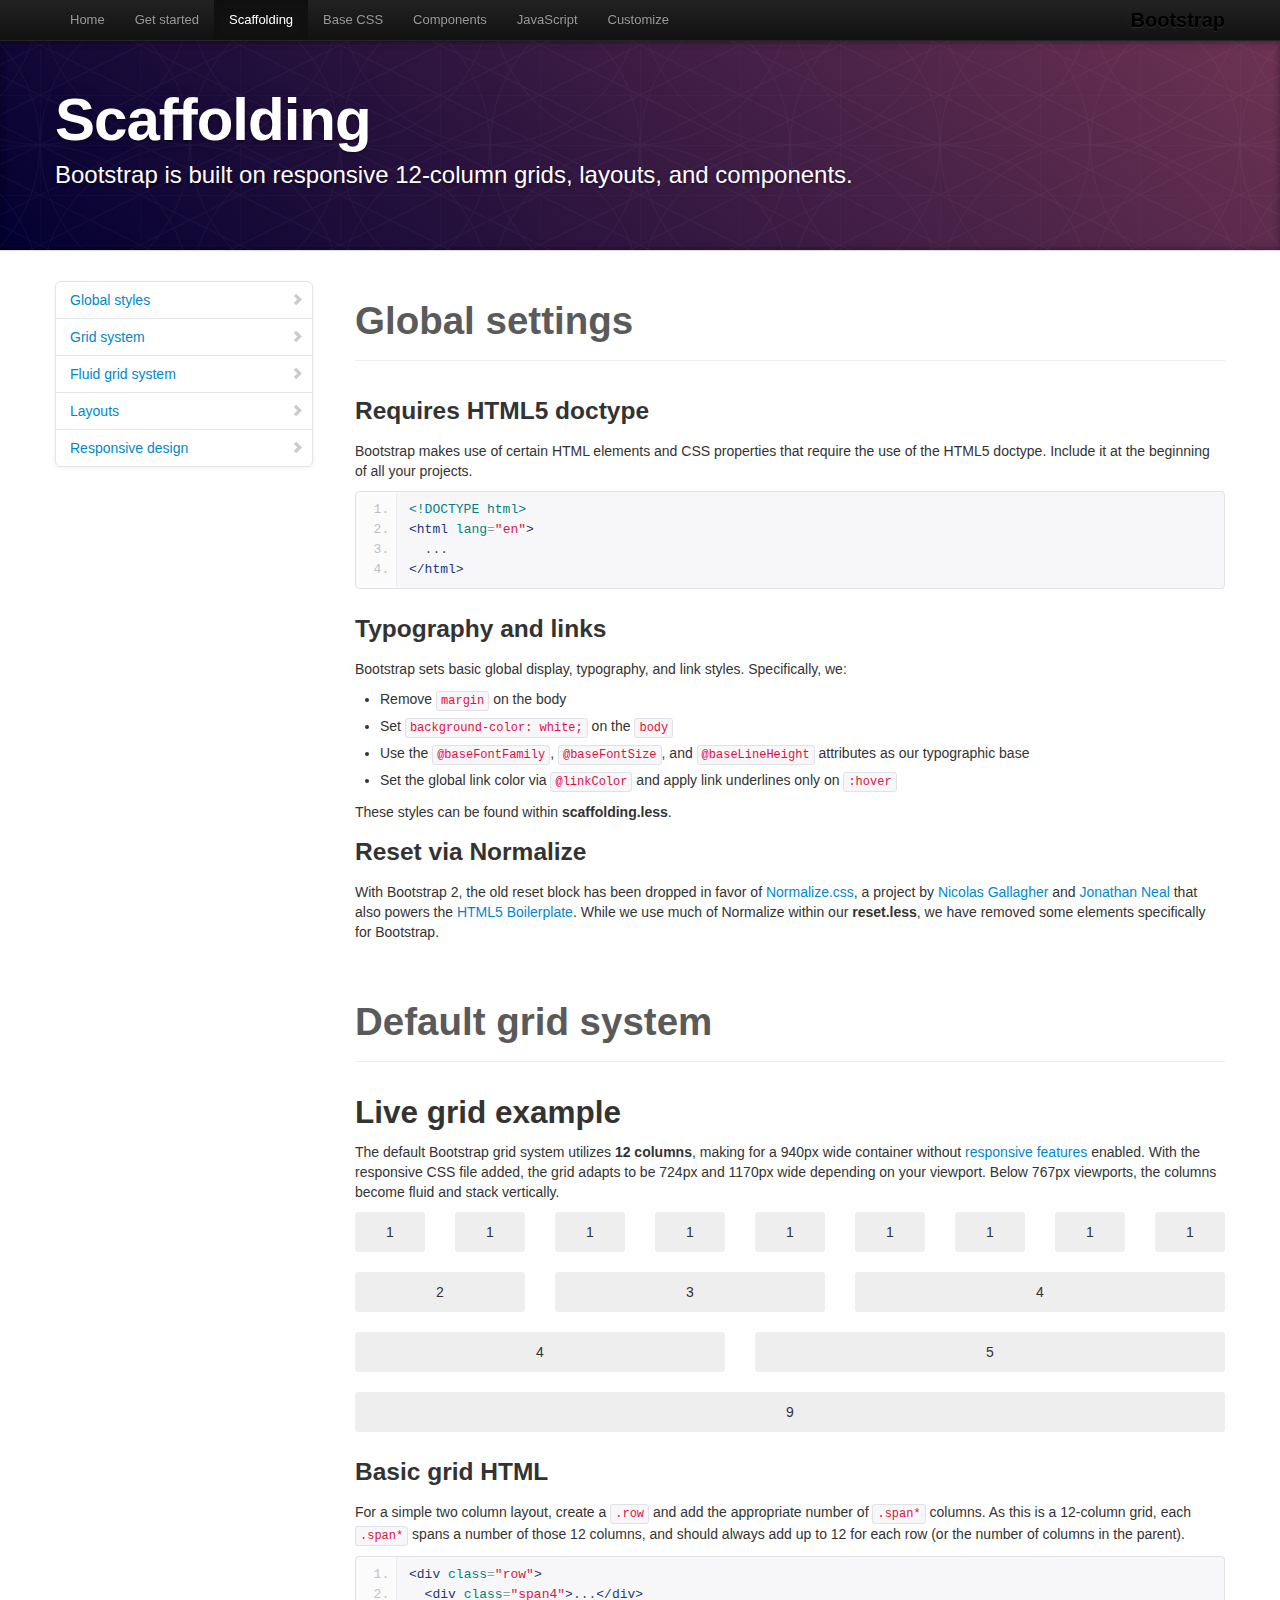
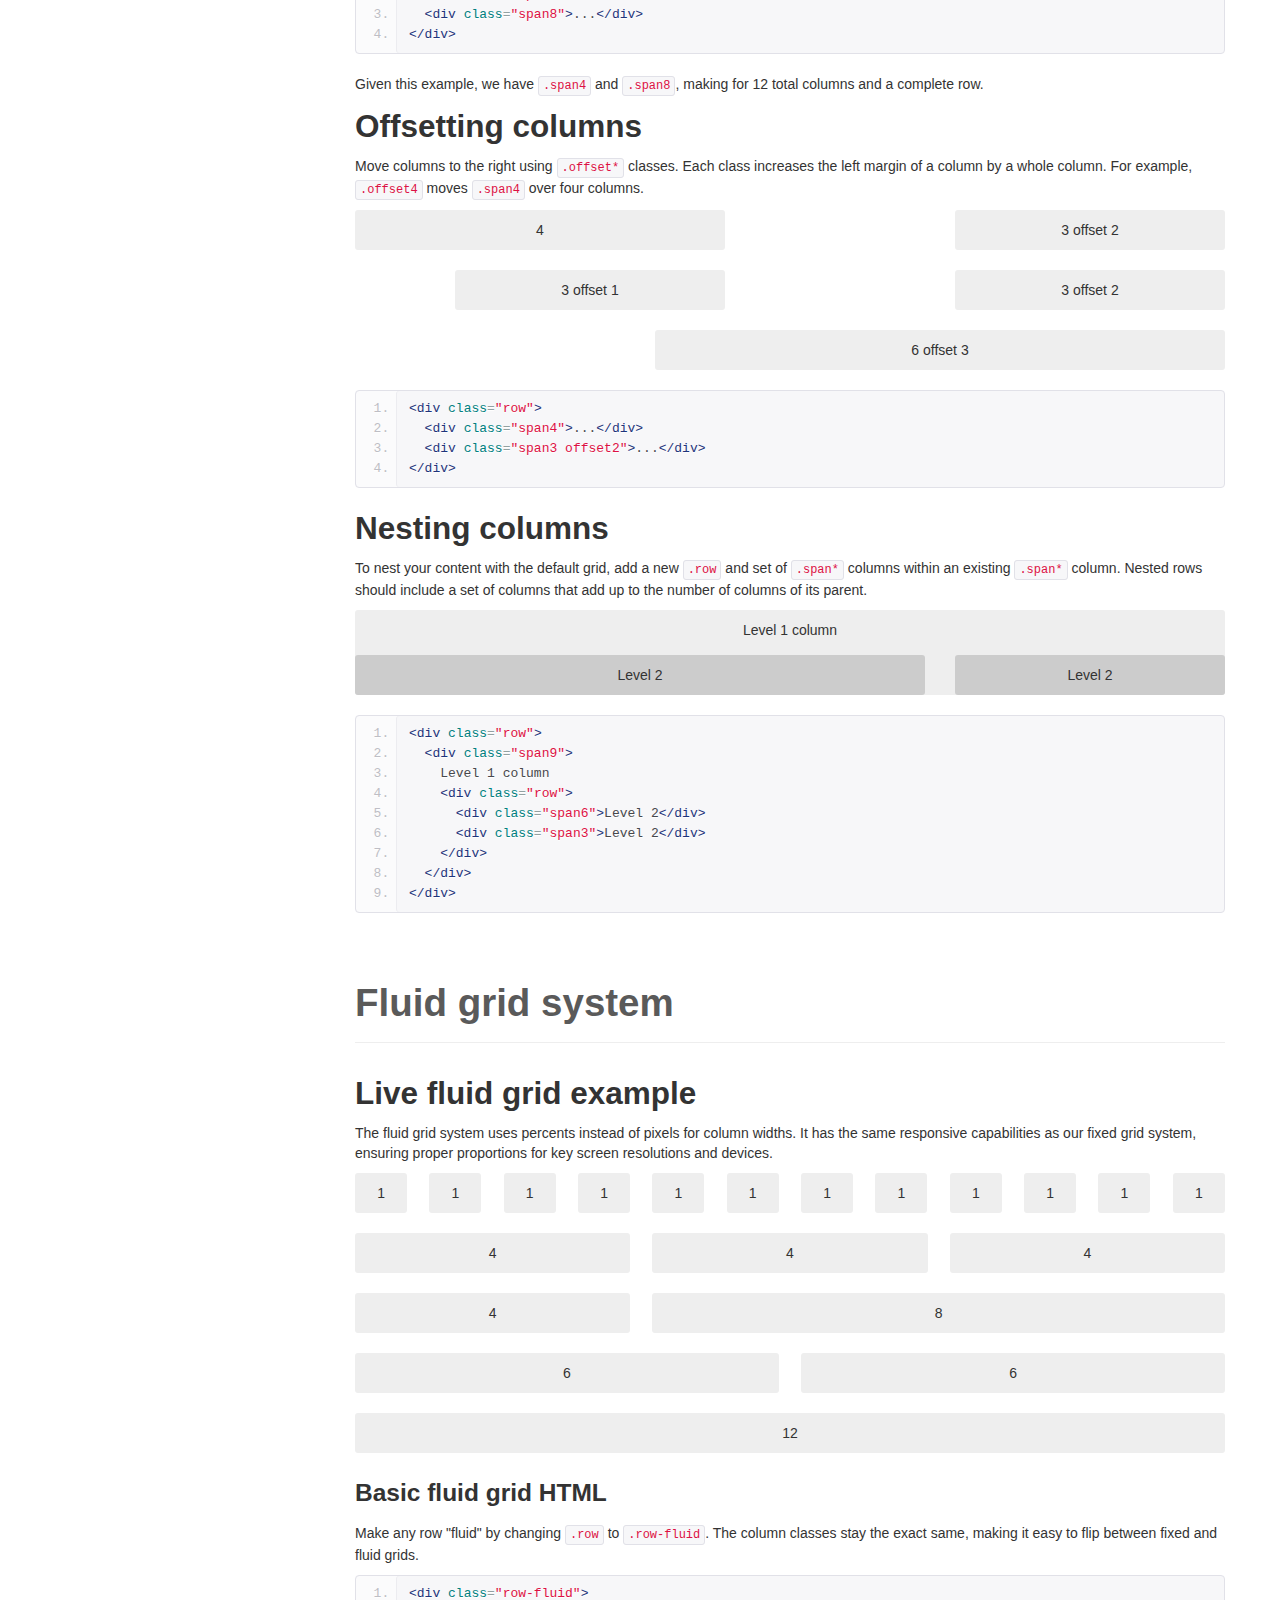
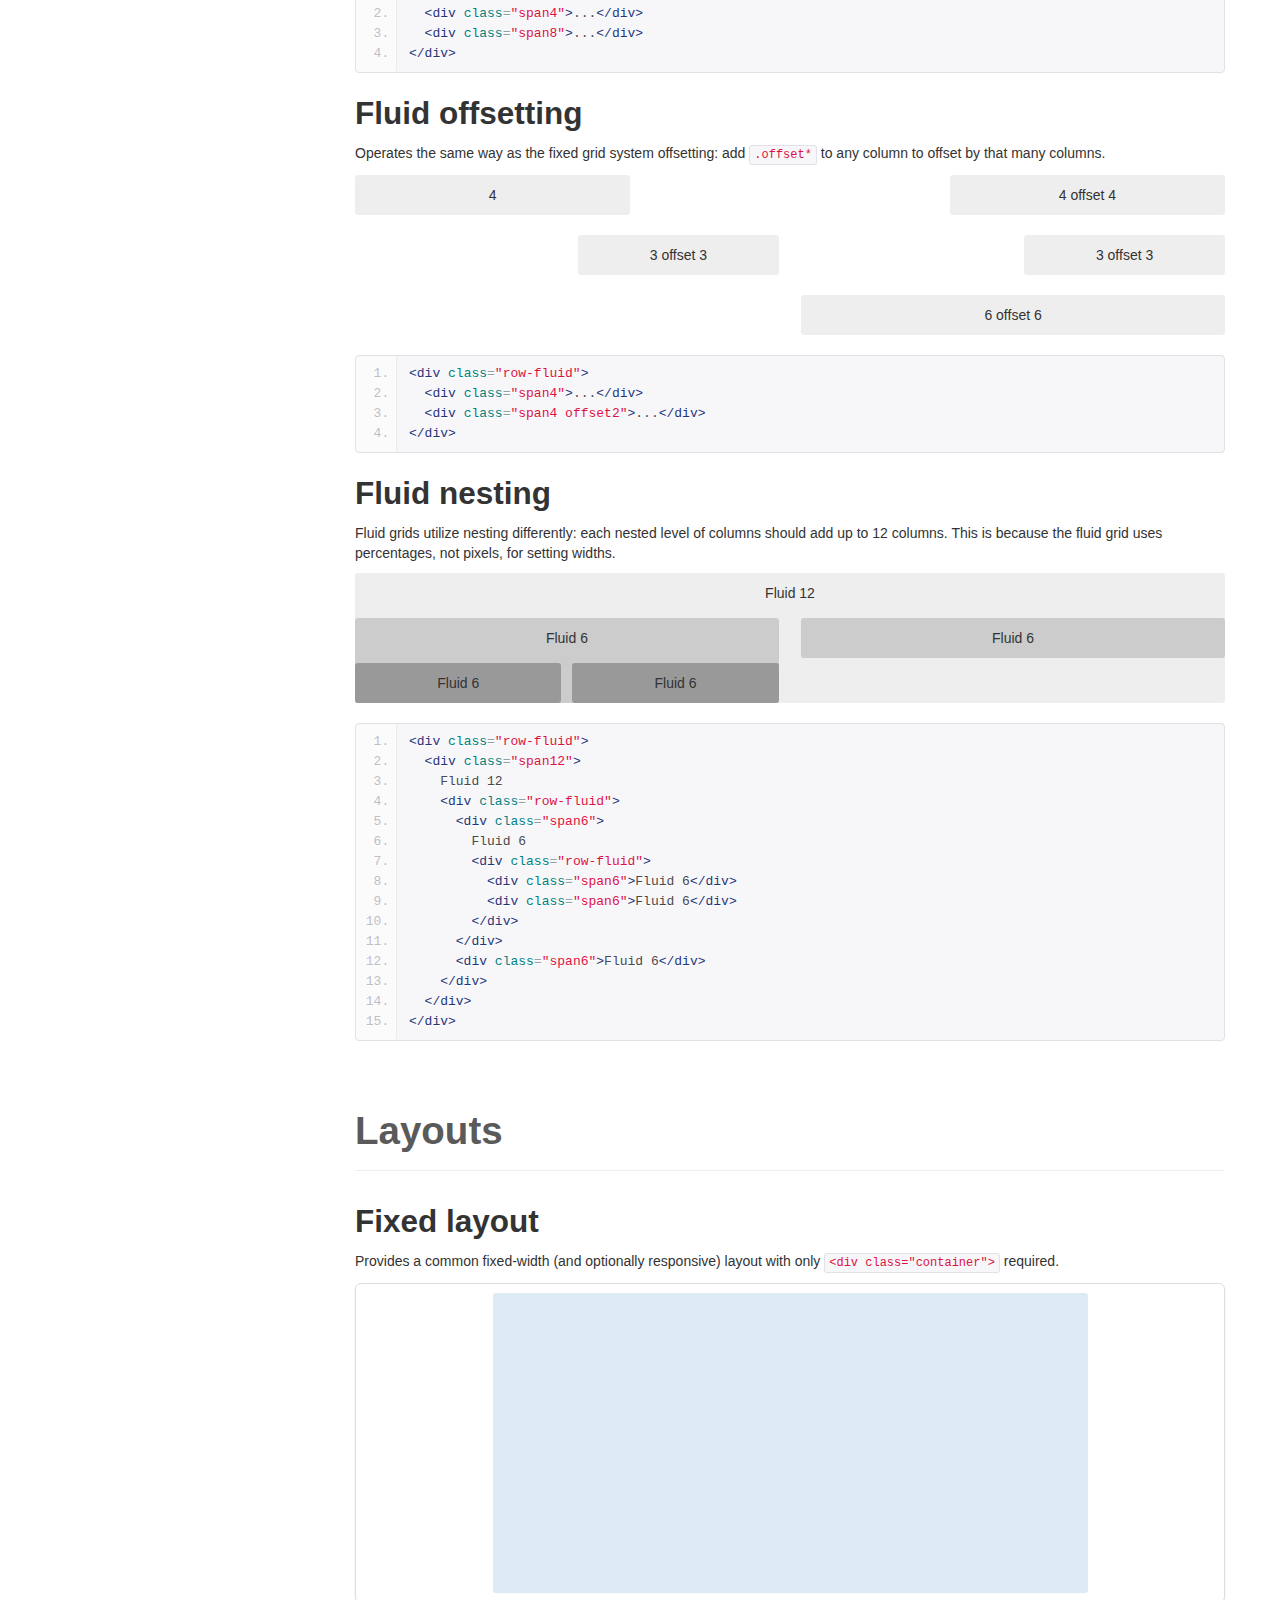
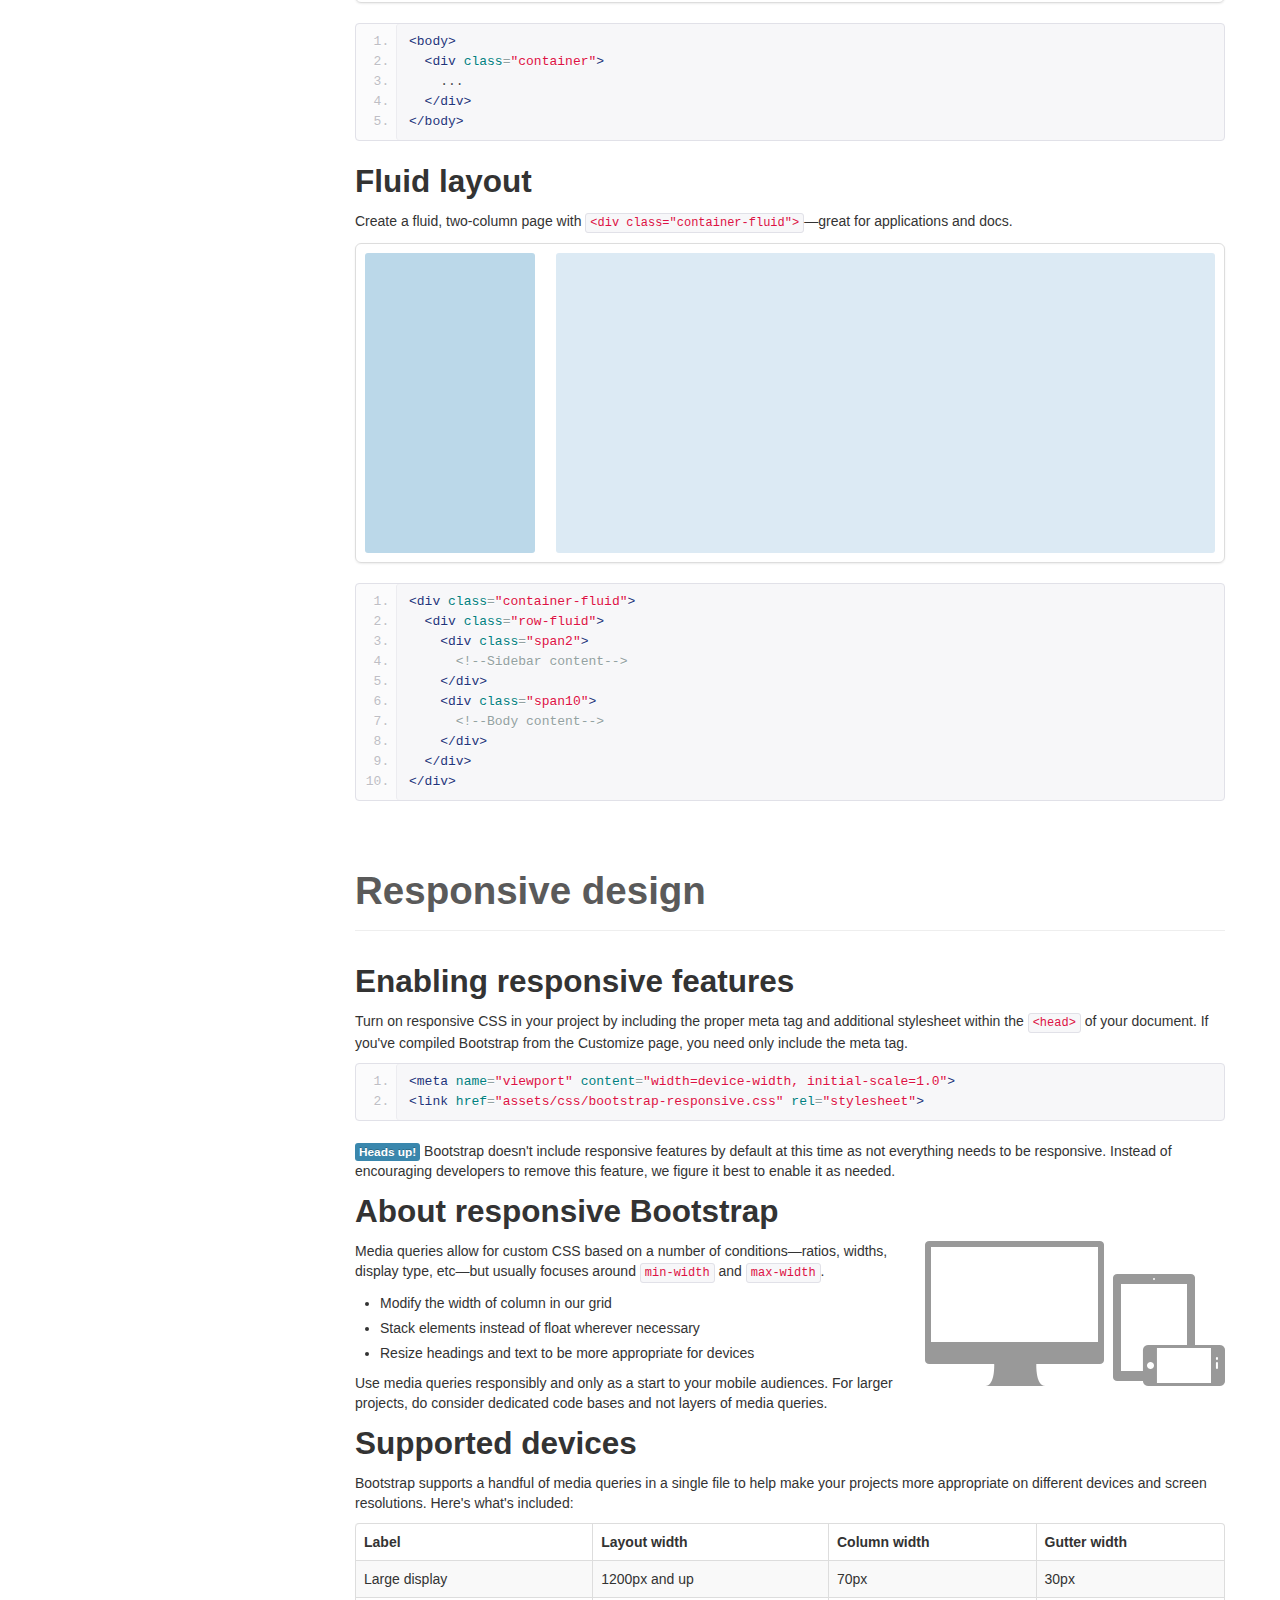
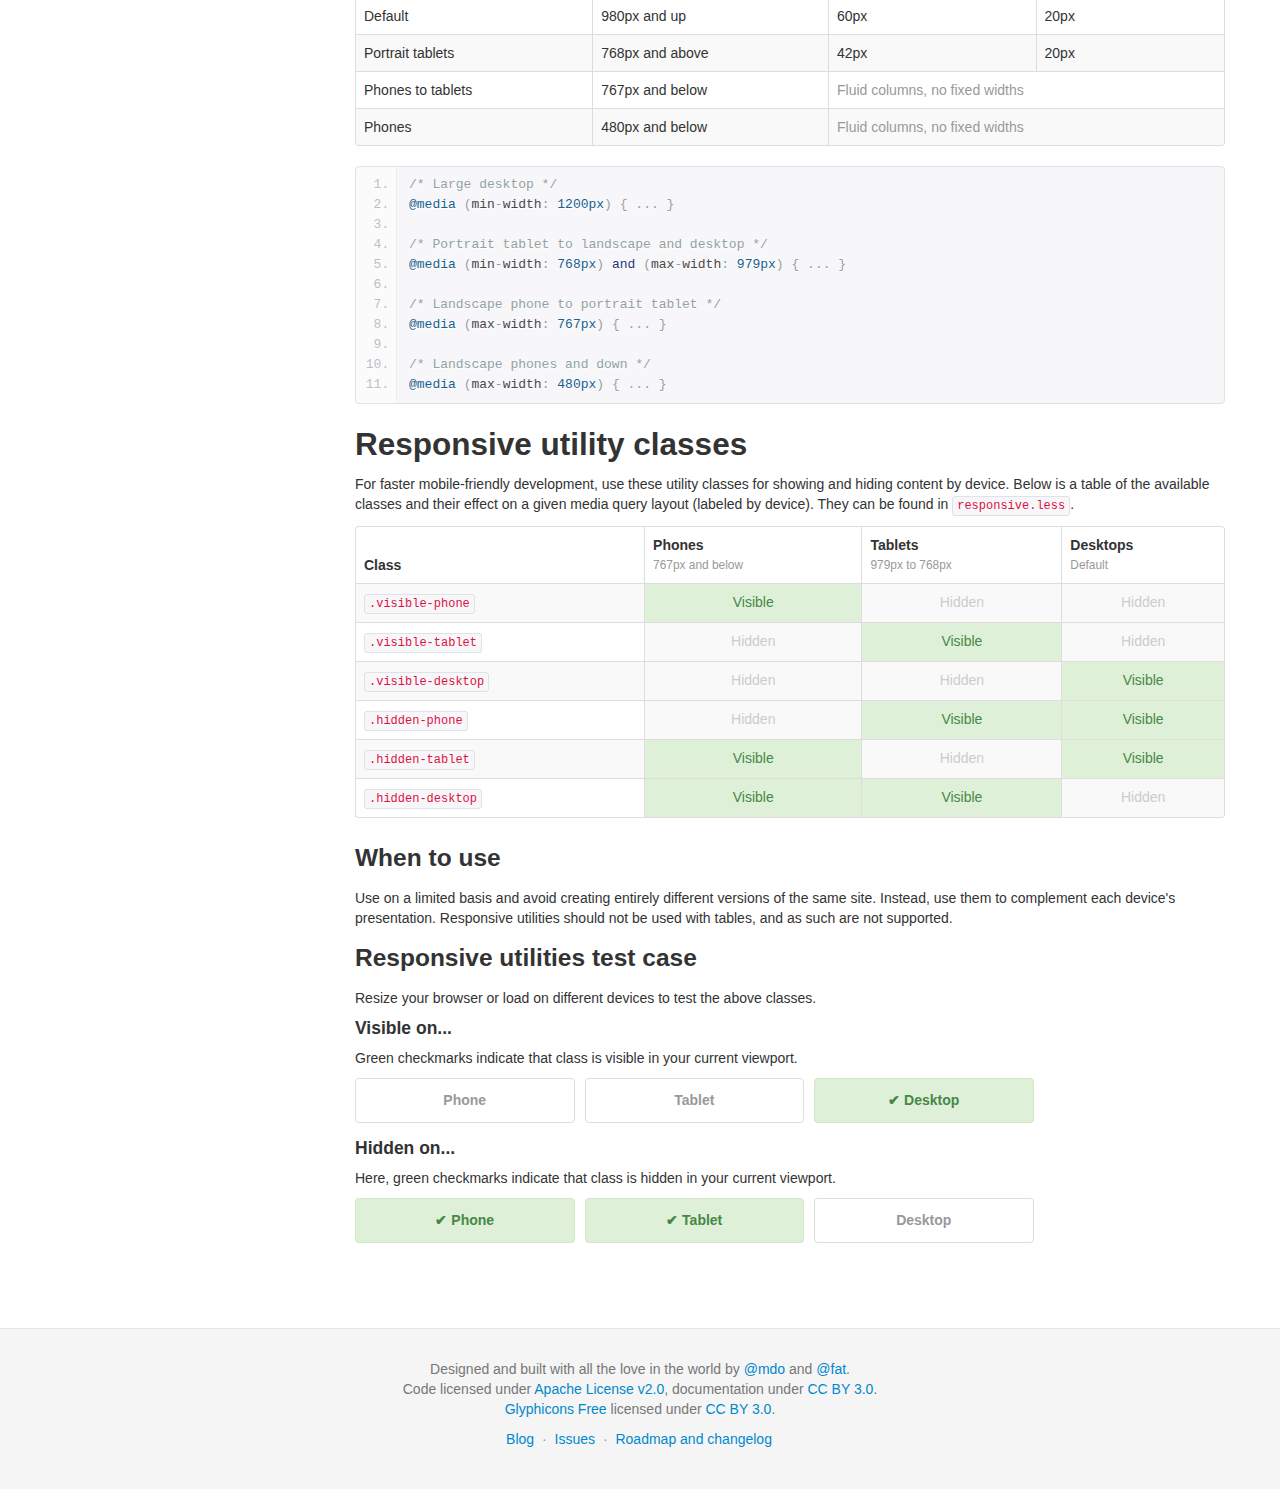
<file: docs/scaffolding.html>
<!DOCTYPE html>
<html lang="en">
  <head>
    <meta charset="utf-8">
    <title>Scaffolding · Bootstrap</title>
    <meta name="viewport" content="width=device-width, initial-scale=1.0">
    <meta name="description" content="">
    <meta name="author" content="">

    <!-- Le styles -->
    <link href="assets/css/bootstrap.css" rel="stylesheet">
    <link href="assets/css/bootstrap-responsive.css" rel="stylesheet">
    <link href="assets/css/docs.css" rel="stylesheet">
    <link href="assets/js/google-code-prettify/prettify.css" rel="stylesheet">

    <!-- Le HTML5 shim, for IE6-8 support of HTML5 elements -->
    <!--[if lt IE 9]>
      <script src="http://html5shim.googlecode.com/svn/trunk/html5.js"></script>
    <![endif]-->

    <!-- Le fav and touch icons -->
    <link rel="apple-touch-icon-precomposed" sizes="144x144" href="assets/ico/apple-touch-icon-144-precomposed.png">
    <link rel="apple-touch-icon-precomposed" sizes="114x114" href="assets/ico/apple-touch-icon-114-precomposed.png">
      <link rel="apple-touch-icon-precomposed" sizes="72x72" href="assets/ico/apple-touch-icon-72-precomposed.png">
                    <link rel="apple-touch-icon-precomposed" href="assets/ico/apple-touch-icon-57-precomposed.png">
                                   <link rel="shortcut icon" href="assets/ico/favicon.png">

  </head>

  <body data-spy="scroll" data-target=".bs-docs-sidebar">

    <!-- Navbar
    ================================================== -->
    <div class="navbar navbar-inverse navbar-fixed-top">
      <div class="navbar-inner">
        <div class="container">
          <button type="button" class="btn btn-navbar" data-toggle="collapse" data-target=".nav-collapse">
            <span class="icon-bar"></span>
            <span class="icon-bar"></span>
            <span class="icon-bar"></span>
          </button>
          <a class="brand" href="./index.html">Bootstrap</a>
          <div class="nav-collapse collapse">
            <ul class="nav">
              <li class="">
                <a href="./index.html">Home</a>
              </li>
              <li class="">
                <a href="./getting-started.html">Get started</a>
              </li>
              <li class="active">
                <a href="./scaffolding.html">Scaffolding</a>
              </li>
              <li class="">
                <a href="./base-css.html">Base CSS</a>
              </li>
              <li class="">
                <a href="./components.html">Components</a>
              </li>
              <li class="">
                <a href="./javascript.html">JavaScript</a>
              </li>
              <li class="">
                <a href="./customize.html">Customize</a>
              </li>
            </ul>
          </div>
        </div>
      </div>
    </div>

<!-- Subhead
================================================== -->
<header class="jumbotron subhead" id="overview">
  <div class="container">
    <h1>Scaffolding</h1>
    <p class="lead">Bootstrap is built on responsive 12-column grids, layouts, and components.</p>
  </div>
</header>

  <div class="container">

    <!-- Docs nav
    ================================================== -->
    <div class="row">
      <div class="span3 bs-docs-sidebar">
        <ul class="nav nav-list bs-docs-sidenav">
          <li><a href="#global"><i class="icon-chevron-right"></i> Global styles</a></li>
          <li><a href="#gridSystem"><i class="icon-chevron-right"></i> Grid system</a></li>
          <li><a href="#fluidGridSystem"><i class="icon-chevron-right"></i> Fluid grid system</a></li>
          <li><a href="#layouts"><i class="icon-chevron-right"></i> Layouts</a></li>
          <li><a href="#responsive"><i class="icon-chevron-right"></i> Responsive design</a></li>
        </ul>
      </div>
      <div class="span9">



        <!-- Global Bootstrap settings
        ================================================== -->
        <section id="global">
          <div class="page-header">
            <h1>Global settings</h1>
          </div>

          <h3>Requires HTML5 doctype</h3>
          <p>Bootstrap makes use of certain HTML elements and CSS properties that require the use of the HTML5 doctype. Include it at the beginning of all your projects.</p>
<pre class="prettyprint linenums">
&lt;!DOCTYPE html&gt;
&lt;html lang="en"&gt;
  ...
&lt;/html&gt;
</pre>

          <h3>Typography and links</h3>
          <p>Bootstrap sets basic global display, typography, and link styles. Specifically, we:</p>
          <ul>
            <li>Remove <code>margin</code> on the body</li>
            <li>Set <code>background-color: white;</code> on the <code>body</code></li>
            <li>Use the <code>@baseFontFamily</code>, <code>@baseFontSize</code>, and <code>@baseLineHeight</code> attributes as our typographic base</li>
            <li>Set the global link color via <code>@linkColor</code> and apply link underlines only on <code>:hover</code></li>
          </ul>
          <p>These styles can be found within <strong>scaffolding.less</strong>.</p>

          <h3>Reset via Normalize</h3>
          <p>With Bootstrap 2, the old reset block has been dropped in favor of <a href="http://necolas.github.com/normalize.css/" target="_blank">Normalize.css</a>, a project by <a href="http://twitter.com/necolas" target="_blank">Nicolas Gallagher</a> and <a href="http://twitter.com/jon_neal" target="_blank">Jonathan Neal</a> that also powers the <a href="http://html5boilerplate.com" target="_blank">HTML5 Boilerplate</a>. While we use much of Normalize within our <strong>reset.less</strong>, we have removed some elements specifically for Bootstrap.</p>

        </section>




        <!-- Grid system
        ================================================== -->
        <section id="gridSystem">
          <div class="page-header">
            <h1>Default grid system</h1>
          </div>

          <h2>Live grid example</h2>
          <p>The default Bootstrap grid system utilizes <strong>12 columns</strong>, making for a 940px wide container without <a href="./scaffolding.html#responsive">responsive features</a> enabled. With the responsive CSS file added, the grid adapts to be 724px and 1170px wide depending on your viewport. Below 767px viewports, the columns become fluid and stack vertically.</p>
          <div class="bs-docs-grid">
            <div class="row show-grid">
              <div class="span1">1</div>
              <div class="span1">1</div>
              <div class="span1">1</div>
              <div class="span1">1</div>
              <div class="span1">1</div>
              <div class="span1">1</div>
              <div class="span1">1</div>
              <div class="span1">1</div>
              <div class="span1">1</div>
            </div>
            <div class="row show-grid">
              <div class="span2">2</div>
              <div class="span3">3</div>
              <div class="span4">4</div>
            </div>
            <div class="row show-grid">
              <div class="span4">4</div>
              <div class="span5">5</div>
            </div>
            <div class="row show-grid">
              <div class="span9">9</div>
            </div>
          </div>

          <h3>Basic grid HTML</h3>
          <p>For a simple two column layout, create a <code>.row</code> and add the appropriate number of <code>.span*</code> columns. As this is a 12-column grid, each <code>.span*</code> spans a number of those 12 columns, and should always add up to 12 for each row (or the number of columns in the parent).</p>
<pre class="prettyprint linenums">
&lt;div class="row"&gt;
  &lt;div class="span4"&gt;...&lt;/div&gt;
  &lt;div class="span8"&gt;...&lt;/div&gt;
&lt;/div&gt;
</pre>
          <p>Given this example, we have <code>.span4</code> and <code>.span8</code>, making for 12 total columns and a complete row.</p>

          <h2>Offsetting columns</h2>
          <p>Move columns to the right using <code>.offset*</code> classes. Each class increases the left margin of a column by a whole column. For example, <code>.offset4</code> moves <code>.span4</code> over four columns.</p>
          <div class="bs-docs-grid">
            <div class="row show-grid">
              <div class="span4">4</div>
              <div class="span3 offset2">3 offset 2</div>
            </div><!-- /row -->
            <div class="row show-grid">
              <div class="span3 offset1">3 offset 1</div>
              <div class="span3 offset2">3 offset 2</div>
            </div><!-- /row -->
            <div class="row show-grid">
              <div class="span6 offset3">6 offset 3</div>
            </div><!-- /row -->
          </div>
<pre class="prettyprint linenums">
&lt;div class="row"&gt;
  &lt;div class="span4"&gt;...&lt;/div&gt;
  &lt;div class="span3 offset2"&gt;...&lt;/div&gt;
&lt;/div&gt;
</pre>

          <h2>Nesting columns</h2>
          <p>To nest your content with the default grid, add a new <code>.row</code> and set of <code>.span*</code> columns within an existing <code>.span*</code> column. Nested rows should include a set of columns that add up to the number of columns of its parent.</p>
          <div class="row show-grid">
            <div class="span9">
              Level 1 column
              <div class="row show-grid">
                <div class="span6">
                  Level 2
                </div>
                <div class="span3">
                  Level 2
                </div>
              </div>
            </div>
          </div>
<pre class="prettyprint linenums">
&lt;div class="row"&gt;
  &lt;div class="span9"&gt;
    Level 1 column
    &lt;div class="row"&gt;
      &lt;div class="span6"&gt;Level 2&lt;/div&gt;
      &lt;div class="span3"&gt;Level 2&lt;/div&gt;
    &lt;/div&gt;
  &lt;/div&gt;
&lt;/div&gt;
</pre>
        </section>



        <!-- Fluid grid system
        ================================================== -->
        <section id="fluidGridSystem">
          <div class="page-header">
            <h1>Fluid grid system</h1>
          </div>

          <h2>Live fluid grid example</h2>
          <p>The fluid grid system uses percents instead of pixels for column widths. It has the same responsive capabilities as our fixed grid system, ensuring proper proportions for key screen resolutions and devices.</p>
          <div class="bs-docs-grid">
            <div class="row-fluid show-grid">
              <div class="span1">1</div>
              <div class="span1">1</div>
              <div class="span1">1</div>
              <div class="span1">1</div>
              <div class="span1">1</div>
              <div class="span1">1</div>
              <div class="span1">1</div>
              <div class="span1">1</div>
              <div class="span1">1</div>
              <div class="span1">1</div>
              <div class="span1">1</div>
              <div class="span1">1</div>
            </div>
            <div class="row-fluid show-grid">
              <div class="span4">4</div>
              <div class="span4">4</div>
              <div class="span4">4</div>
            </div>
            <div class="row-fluid show-grid">
              <div class="span4">4</div>
              <div class="span8">8</div>
            </div>
            <div class="row-fluid show-grid">
              <div class="span6">6</div>
              <div class="span6">6</div>
            </div>
            <div class="row-fluid show-grid">
              <div class="span12">12</div>
            </div>
          </div>

          <h3>Basic fluid grid HTML</h3>
          <p>Make any row "fluid" by changing <code>.row</code> to <code>.row-fluid</code>. The column classes stay the exact same, making it easy to flip between fixed and fluid grids.</p>
<pre class="prettyprint linenums">
&lt;div class="row-fluid"&gt;
  &lt;div class="span4"&gt;...&lt;/div&gt;
  &lt;div class="span8"&gt;...&lt;/div&gt;
&lt;/div&gt;
</pre>

          <h2>Fluid offsetting</h2>
          <p>Operates the same way as the fixed grid system offsetting: add <code>.offset*</code> to any column to offset by that many columns.</p>
          <div class="bs-docs-grid">
            <div class="row-fluid show-grid">
              <div class="span4">4</div>
              <div class="span4 offset4">4 offset 4</div>
            </div><!-- /row -->
            <div class="row-fluid show-grid">
              <div class="span3 offset3">3 offset 3</div>
              <div class="span3 offset3">3 offset 3</div>
            </div><!-- /row -->
            <div class="row-fluid show-grid">
              <div class="span6 offset6">6 offset 6</div>
            </div><!-- /row -->
          </div>
<pre class="prettyprint linenums">
&lt;div class="row-fluid"&gt;
  &lt;div class="span4"&gt;...&lt;/div&gt;
  &lt;div class="span4 offset2"&gt;...&lt;/div&gt;
&lt;/div&gt;
</pre>

          <h2>Fluid nesting</h2>
          <p>Fluid grids utilize nesting differently: each nested level of columns should add up to 12 columns. This is because the fluid grid uses percentages, not pixels, for setting widths.</p>
          <div class="row-fluid show-grid">
            <div class="span12">
              Fluid 12
              <div class="row-fluid show-grid">
                <div class="span6">
                  Fluid 6
                  <div class="row-fluid show-grid">
                    <div class="span6">
                      Fluid 6
                    </div>
                    <div class="span6">
                      Fluid 6
                    </div>
                  </div>
                </div>
                <div class="span6">
                  Fluid 6
                </div>
              </div>
            </div>
          </div>
<pre class="prettyprint linenums">
&lt;div class="row-fluid"&gt;
  &lt;div class="span12"&gt;
    Fluid 12
    &lt;div class="row-fluid"&gt;
      &lt;div class="span6"&gt;
        Fluid 6
        &lt;div class="row-fluid"&gt;
          &lt;div class="span6"&gt;Fluid 6&lt;/div&gt;
          &lt;div class="span6"&gt;Fluid 6&lt;/div&gt;
        &lt;/div&gt;
      &lt;/div&gt;
      &lt;div class="span6"&gt;Fluid 6&lt;/div&gt;
    &lt;/div&gt;
  &lt;/div&gt;
&lt;/div&gt;
</pre>

        </section>




        <!-- Layouts (Default and fluid)
        ================================================== -->
        <section id="layouts">
          <div class="page-header">
            <h1>Layouts</h1>
          </div>

          <h2>Fixed layout</h2>
          <p>Provides a common fixed-width (and optionally responsive) layout with only <code>&lt;div class="container"&gt;</code> required.</p>
          <div class="mini-layout">
            <div class="mini-layout-body"></div>
          </div>
<pre class="prettyprint linenums">
&lt;body&gt;
  &lt;div class="container"&gt;
    ...
  &lt;/div&gt;
&lt;/body&gt;
</pre>

          <h2>Fluid layout</h2>
          <p>Create a fluid, two-column page with <code>&lt;div class="container-fluid"&gt;</code>&mdash;great for applications and docs.</p>
          <div class="mini-layout fluid">
            <div class="mini-layout-sidebar"></div>
            <div class="mini-layout-body"></div>
          </div>
<pre class="prettyprint linenums">
&lt;div class="container-fluid"&gt;
  &lt;div class="row-fluid"&gt;
    &lt;div class="span2"&gt;
      &lt;!--Sidebar content--&gt;
    &lt;/div&gt;
    &lt;div class="span10"&gt;
      &lt;!--Body content--&gt;
    &lt;/div&gt;
  &lt;/div&gt;
&lt;/div&gt;
</pre>
        </section>




        <!-- Responsive design
        ================================================== -->
        <section id="responsive">
          <div class="page-header">
            <h1>Responsive design</h1>
          </div>

          <h2>Enabling responsive features</h2>
          <p>Turn on responsive CSS in your project by including the proper meta tag and additional stylesheet within the <code>&lt;head&gt;</code> of your document. If you've compiled Bootstrap from the Customize page, you need only include the meta tag.</p>
<pre class="prettyprint linenums">
&lt;meta name="viewport" content="width=device-width, initial-scale=1.0"&gt;
&lt;link href="assets/css/bootstrap-responsive.css" rel="stylesheet"&gt;
</pre>
          <p><span class="label label-info">Heads up!</span>  Bootstrap doesn't include responsive features by default at this time as not everything needs to be responsive. Instead of encouraging developers to remove this feature, we figure it best to enable it as needed.</p>

          <h2>About responsive Bootstrap</h2>
          <img src="assets/img/responsive-illustrations.png" alt="Responsive devices" style="float: right; margin: 0 0 20px 20px;">
          <p>Media queries allow for custom CSS based on a number of conditions&mdash;ratios, widths, display type, etc&mdash;but usually focuses around <code>min-width</code> and <code>max-width</code>.</p>
          <ul>
            <li>Modify the width of column in our grid</li>
            <li>Stack elements instead of float wherever necessary</li>
            <li>Resize headings and text to be more appropriate for devices</li>
          </ul>
          <p>Use media queries responsibly and only as a start to your mobile audiences. For larger projects, do consider dedicated code bases and not layers of media queries.</p>

          <h2>Supported devices</h2>
          <p>Bootstrap supports a handful of media queries in a single file to help make your projects more appropriate on different devices and screen resolutions. Here's what's included:</p>
          <table class="table table-bordered table-striped">
            <thead>
              <tr>
                <th>Label</th>
                <th>Layout width</th>
                <th>Column width</th>
                <th>Gutter width</th>
              </tr>
            </thead>
            <tbody>
              <tr>
                <td>Large display</td>
                <td>1200px and up</td>
                <td>70px</td>
                <td>30px</td>
              </tr>
              <tr>
                <td>Default</td>
                <td>980px and up</td>
                <td>60px</td>
                <td>20px</td>
              </tr>
              <tr>
                <td>Portrait tablets</td>
                <td>768px and above</td>
                <td>42px</td>
                <td>20px</td>
              </tr>
              <tr>
                <td>Phones to tablets</td>
                <td>767px and below</td>
                <td class="muted" colspan="2">Fluid columns, no fixed widths</td>
              </tr>
              <tr>
                <td>Phones</td>
                <td>480px and below</td>
                <td class="muted" colspan="2">Fluid columns, no fixed widths</td>
              </tr>
            </tbody>
          </table>
<pre class="prettyprint linenums">
/* Large desktop */
@media (min-width: 1200px) { ... }

/* Portrait tablet to landscape and desktop */
@media (min-width: 768px) and (max-width: 979px) { ... }

/* Landscape phone to portrait tablet */
@media (max-width: 767px) { ... }

/* Landscape phones and down */
@media (max-width: 480px) { ... }
</pre>


          <h2>Responsive utility classes</h2>
          <p>For faster mobile-friendly development, use these utility classes for showing and hiding content by device. Below is a table of the available classes and their effect on a given media query layout (labeled by device). They can be found in <code>responsive.less</code>.</p>
          <table class="table table-bordered table-striped responsive-utilities">
            <thead>
              <tr>
                <th>Class</th>
                <th>Phones <small>767px and below</small></th>
                <th>Tablets <small>979px to 768px</small></th>
                <th>Desktops <small>Default</small></th>
              </tr>
            </thead>
            <tbody>
              <tr>
                <th><code>.visible-phone</code></th>
                <td class="is-visible">Visible</td>
                <td class="is-hidden">Hidden</td>
                <td class="is-hidden">Hidden</td>
              </tr>
              <tr>
                <th><code>.visible-tablet</code></th>
                <td class="is-hidden">Hidden</td>
                <td class="is-visible">Visible</td>
                <td class="is-hidden">Hidden</td>
              </tr>
              <tr>
                <th><code>.visible-desktop</code></th>
                <td class="is-hidden">Hidden</td>
                <td class="is-hidden">Hidden</td>
                <td class="is-visible">Visible</td>
              </tr>
              <tr>
                <th><code>.hidden-phone</code></th>
                <td class="is-hidden">Hidden</td>
                <td class="is-visible">Visible</td>
                <td class="is-visible">Visible</td>
              </tr>
              <tr>
                <th><code>.hidden-tablet</code></th>
                <td class="is-visible">Visible</td>
                <td class="is-hidden">Hidden</td>
                <td class="is-visible">Visible</td>
              </tr>
              <tr>
                <th><code>.hidden-desktop</code></th>
                <td class="is-visible">Visible</td>
                <td class="is-visible">Visible</td>
                <td class="is-hidden">Hidden</td>
              </tr>
            </tbody>
          </table>

          <h3>When to use</h3>
          <p>Use on a limited basis and avoid creating entirely different versions of the same site. Instead, use them to complement each device's presentation. Responsive utilities should not be used with tables, and as such are not supported.</p>

          <h3>Responsive utilities test case</h3>
          <p>Resize your browser or load on different devices to test the above classes.</p>
          <h4>Visible on...</h4>
          <p>Green checkmarks indicate that class is visible in your current viewport.</p>
          <ul class="responsive-utilities-test">
            <li>Phone<span class="visible-phone">&#10004; Phone</span></li>
            <li>Tablet<span class="visible-tablet">&#10004; Tablet</span></li>
            <li>Desktop<span class="visible-desktop">&#10004; Desktop</span></li>
          </ul>
          <h4>Hidden on...</h4>
          <p>Here, green checkmarks indicate that class is hidden in your current viewport.</p>
          <ul class="responsive-utilities-test hidden-on">
            <li>Phone<span class="hidden-phone">&#10004; Phone</span></li>
            <li>Tablet<span class="hidden-tablet">&#10004; Tablet</span></li>
            <li>Desktop<span class="hidden-desktop">&#10004; Desktop</span></li>
          </ul>

        </section>



      </div>
    </div>

  </div>



    <!-- Footer
    ================================================== -->
    <footer class="footer">
      <div class="container">
        <p>Designed and built with all the love in the world by <a href="http://twitter.com/mdo" target="_blank">@mdo</a> and <a href="http://twitter.com/fat" target="_blank">@fat</a>.</p>
        <p>Code licensed under <a href="http://www.apache.org/licenses/LICENSE-2.0" target="_blank">Apache License v2.0</a>, documentation under <a href="http://creativecommons.org/licenses/by/3.0/">CC BY 3.0</a>.</p>
        <p><a href="http://glyphicons.com">Glyphicons Free</a> licensed under <a href="http://creativecommons.org/licenses/by/3.0/">CC BY 3.0</a>.</p>
        <ul class="footer-links">
          <li><a href="http://blog.getbootstrap.com">Blog</a></li>
          <li class="muted">&middot;</li>
          <li><a href="https://github.com/twitter/bootstrap/issues?state=open">Issues</a></li>
          <li class="muted">&middot;</li>
          <li><a href="https://github.com/twitter/bootstrap/wiki">Roadmap and changelog</a></li>
        </ul>
      </div>
    </footer>



    <!-- Le javascript
    ================================================== -->
    <!-- Placed at the end of the document so the pages load faster -->
    <script type="text/javascript" src="http://platform.twitter.com/widgets.js"></script>
    <script src="assets/js/jquery.js"></script>
    <script src="assets/js/bootstrap-transition.js"></script>
    <script src="assets/js/bootstrap-alert.js"></script>
    <script src="assets/js/bootstrap-modal.js"></script>
    <script src="assets/js/bootstrap-dropdown.js"></script>
    <script src="assets/js/bootstrap-scrollspy.js"></script>
    <script src="assets/js/bootstrap-tab.js"></script>
    <script src="assets/js/bootstrap-tooltip.js"></script>
    <script src="assets/js/bootstrap-popover.js"></script>
    <script src="assets/js/bootstrap-button.js"></script>
    <script src="assets/js/bootstrap-collapse.js"></script>
    <script src="assets/js/bootstrap-carousel.js"></script>
    <script src="assets/js/bootstrap-typeahead.js"></script>
    <script src="assets/js/bootstrap-affix.js"></script>

    <script src="assets/js/holder/holder.js"></script>
    <script src="assets/js/google-code-prettify/prettify.js"></script>

    <script src="assets/js/application.js"></script>



  </body>
</html>
</file>
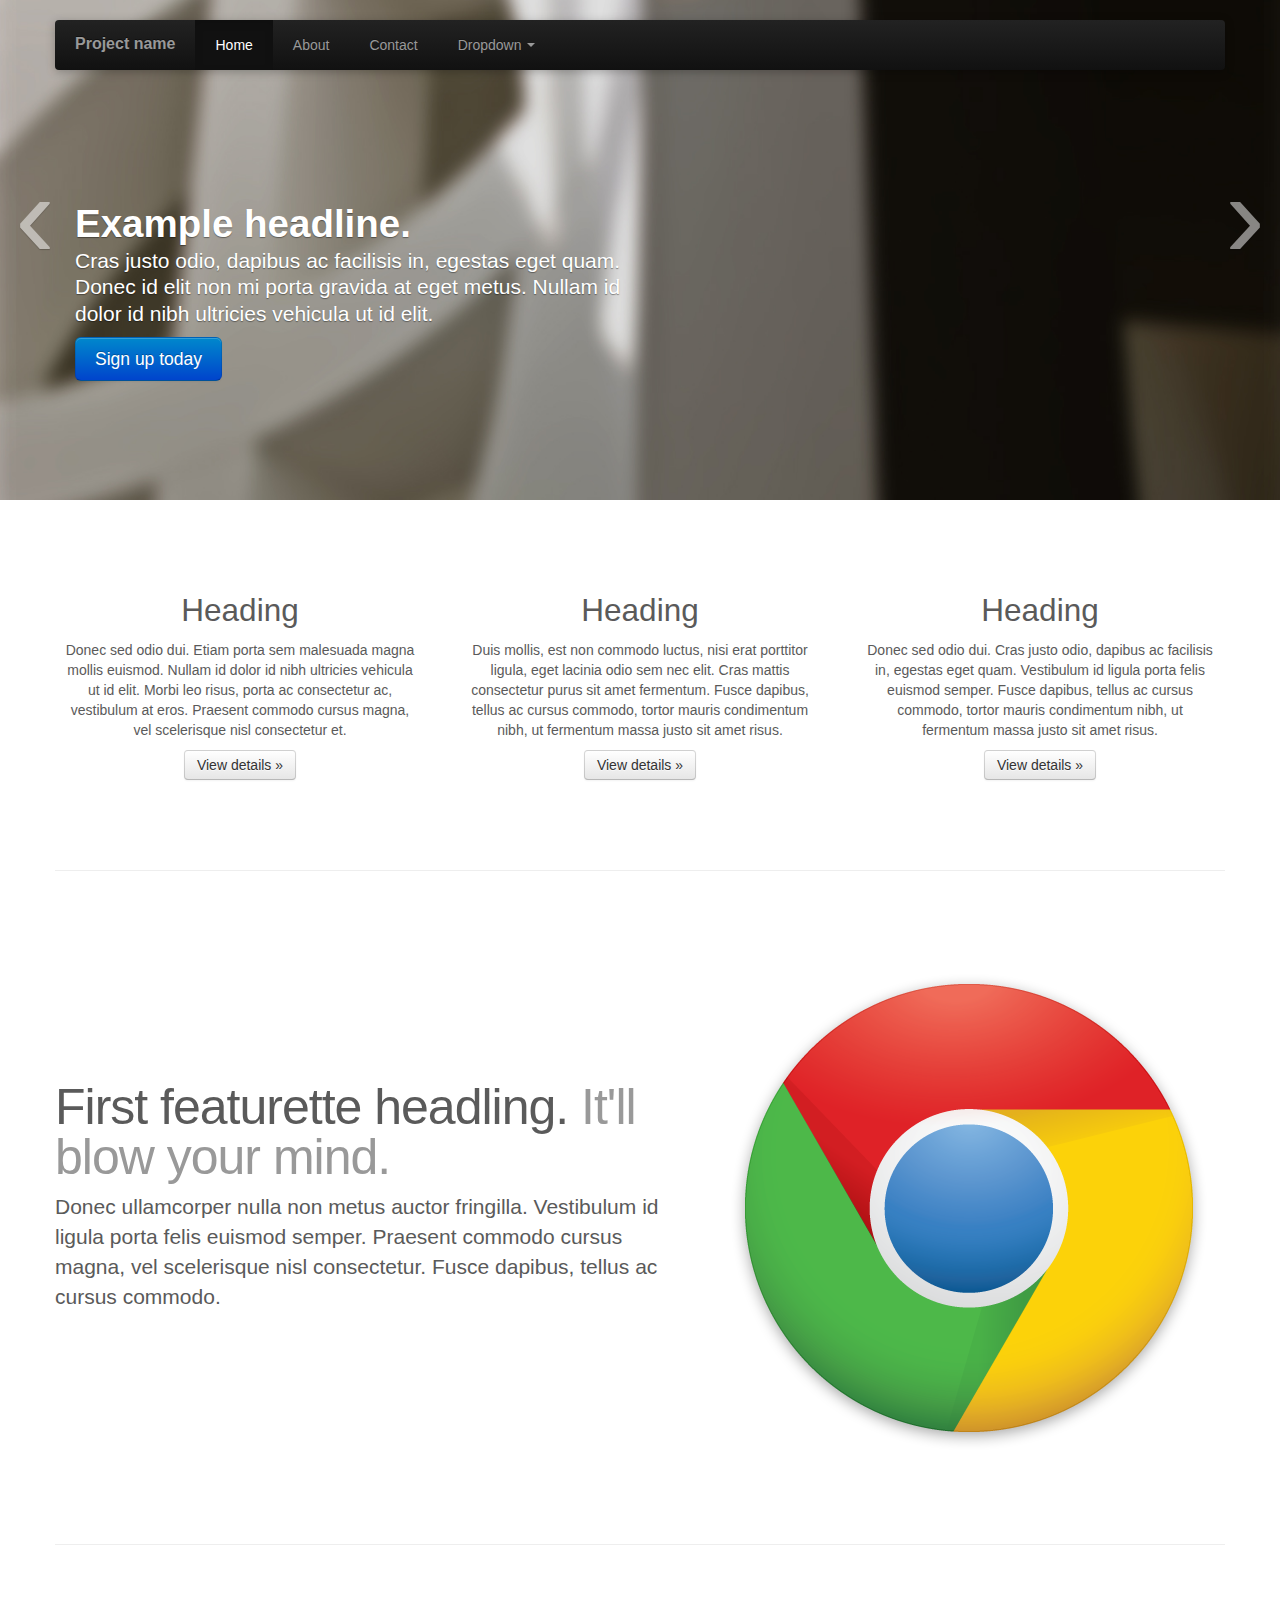
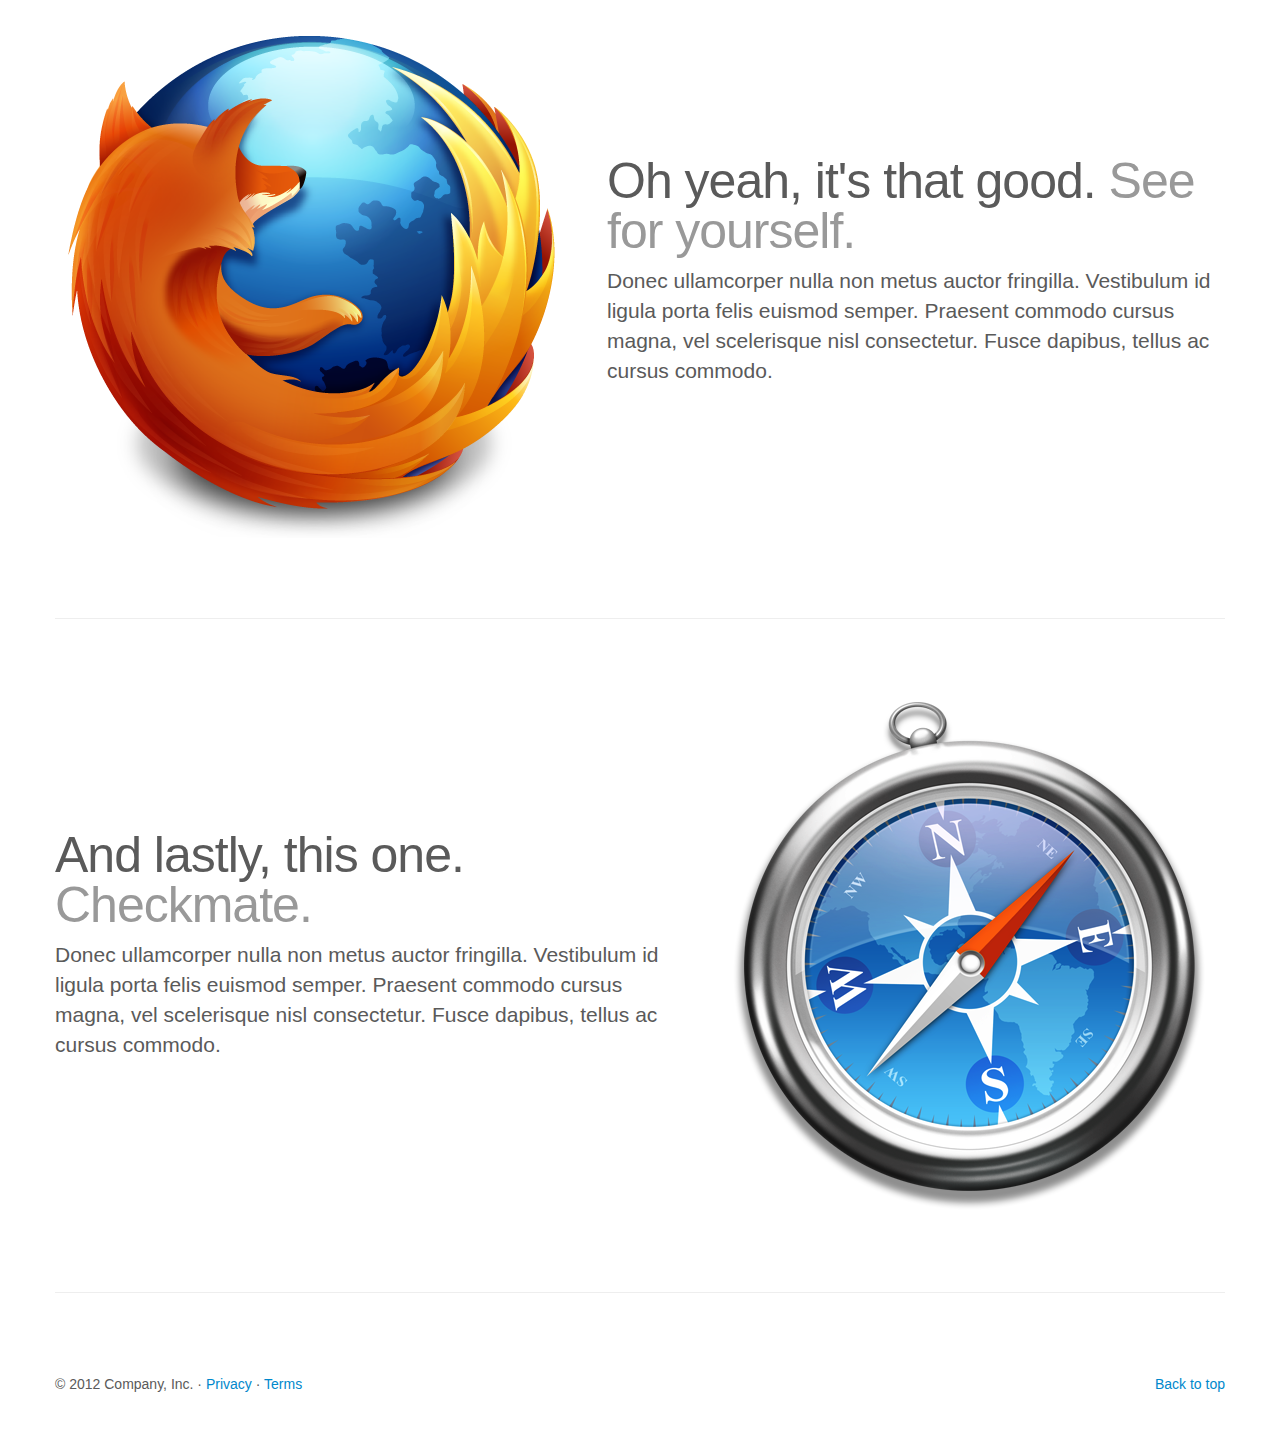
<file: docs/examples/carousel.html>
<!DOCTYPE html>
<html lang="en">
  <head>
    <meta charset="utf-8">
    <title>Carousel Template &middot; Bootstrap</title>
    <meta name="viewport" content="width=device-width, initial-scale=1.0">
    <meta name="description" content="">
    <meta name="author" content="">

    <!-- Le styles -->
    <link href="../assets/css/bootstrap.css" rel="stylesheet">
    <link href="../assets/css/bootstrap-responsive.css" rel="stylesheet">
    <style>

    /* GLOBAL STYLES
    -------------------------------------------------- */
    /* Padding below the footer and lighter body text */

    body {
      padding-bottom: 40px;
      color: #5a5a5a;
    }



    /* CUSTOMIZE THE NAVBAR
    -------------------------------------------------- */

    /* Special class on .container surrounding .navbar, used for positioning it into place. */
    .navbar-wrapper {
      position: absolute;
      top: 0;
      left: 0;
      right: 0;
      z-index: 10;
      margin-top: 20px;
      margin-bottom: -90px; /* Negative margin to pull up carousel. 90px is roughly margins and height of navbar. */
    }
    .navbar-wrapper .navbar {

    }

    /* Remove border and change up box shadow for more contrast */
    .navbar .navbar-inner {
      border: 0;
      -webkit-box-shadow: 0 2px 10px rgba(0,0,0,.25);
         -moz-box-shadow: 0 2px 10px rgba(0,0,0,.25);
              box-shadow: 0 2px 10px rgba(0,0,0,.25);
    }

    /* Downsize the brand/project name a bit */
    .navbar .brand {
      padding: 14px 20px 16px; /* Increase vertical padding to match navbar links */
      font-size: 16px;
      font-weight: bold;
      text-shadow: 0 -1px 0 rgba(0,0,0,.5);
    }

    /* Navbar links: increase padding for taller navbar */
    .navbar .nav > li > a {
      padding: 15px 20px;
    }

    /* Offset the responsive button for proper vertical alignment */
    .navbar .btn-navbar {
      margin-top: 10px;
    }



    /* CUSTOMIZE THE NAVBAR
    -------------------------------------------------- */

    /* Carousel base class */
    .carousel {
      margin-bottom: 60px;
    }

    .carousel .container {
      position: relative;
      z-index: 9;
    }

    .carousel-control {
      height: 80px;
      margin-top: 0;
      font-size: 120px;
      text-shadow: 0 1px 1px rgba(0,0,0,.4);
      background-color: transparent;
      border: 0;
    }

    .carousel .item {
      height: 500px;
    }
    .carousel img {
      position: absolute;
      top: 0;
      left: 0;
      min-width: 100%;
      height: 500px;
    }

    .carousel-caption {
      background-color: transparent;
      position: static;
      max-width: 550px;
      padding: 0 20px;
      margin-top: 200px;
    }
    .carousel-caption h1,
    .carousel-caption .lead {
      margin: 0;
      line-height: 1.25;
      color: #fff;
      text-shadow: 0 1px 1px rgba(0,0,0,.4);
    }
    .carousel-caption .btn {
      margin-top: 10px;
    }



    /* MARKETING CONTENT
    -------------------------------------------------- */

    /* Center align the text within the three columns below the carousel */
    .marketing .span4 {
      text-align: center;
    }
    .marketing h2 {
      font-weight: normal;
    }
    .marketing .span4 p {
      margin-left: 10px;
      margin-right: 10px;
    }


    /* Featurettes
    ------------------------- */

    .featurette-divider {
      margin: 80px 0; /* Space out the Bootstrap <hr> more */
    }
    .featurette {
      padding-top: 120px; /* Vertically center images part 1: add padding above and below text. */
      overflow: hidden; /* Vertically center images part 2: clear their floats. */
    }
    .featurette-image {
      margin-top: -120px; /* Vertically center images part 3: negative margin up the image the same amount of the padding to center it. */
    }

    /* Give some space on the sides of the floated elements so text doesn't run right into it. */
    .featurette-image.pull-left {
      margin-right: 40px;
    }
    .featurette-image.pull-right {
      margin-left: 40px;
    }

    /* Thin out the marketing headings */
    .featurette-heading {
      font-size: 50px;
      font-weight: 300;
      line-height: 1;
      letter-spacing: -1px;
    }



    /* RESPONSIVE CSS
    -------------------------------------------------- */

    @media (max-width: 979px) {

      .container.navbar-wrapper {
        margin-bottom: 0;
        width: auto;
      }
      .navbar-inner {
        border-radius: 0;
        margin: -20px 0;
      }

      .carousel .item {
        height: 500px;
      }
      .carousel img {
        width: auto;
        height: 500px;
      }

      .featurette {
        height: auto;
        padding: 0;
      }
      .featurette-image.pull-left,
      .featurette-image.pull-right {
        display: block;
        float: none;
        max-width: 40%;
        margin: 0 auto 20px;
      }
    }


    @media (max-width: 767px) {

      .navbar-inner {
        margin: -20px;
      }

      .carousel {
        margin-left: -20px;
        margin-right: -20px;
      }
      .carousel .container {

      }
      .carousel .item {
        height: 300px;
      }
      .carousel img {
        height: 300px;
      }
      .carousel-caption {
        width: 65%;
        padding: 0 70px;
        margin-top: 100px;
      }
      .carousel-caption h1 {
        font-size: 30px;
      }
      .carousel-caption .lead,
      .carousel-caption .btn {
        font-size: 18px;
      }

      .marketing .span4 + .span4 {
        margin-top: 40px;
      }

      .featurette-heading {
        font-size: 30px;
      }
      .featurette .lead {
        font-size: 18px;
        line-height: 1.5;
      }

    }
    </style>

    <!-- HTML5 shim, for IE6-8 support of HTML5 elements -->
    <!--[if lt IE 9]>
      <script src="http://html5shim.googlecode.com/svn/trunk/html5.js"></script>
    <![endif]-->

    <!-- Fav and touch icons -->
    <link rel="apple-touch-icon-precomposed" sizes="144x144" href="../assets/ico/apple-touch-icon-144-precomposed.png">
    <link rel="apple-touch-icon-precomposed" sizes="114x114" href="../assets/ico/apple-touch-icon-114-precomposed.png">
      <link rel="apple-touch-icon-precomposed" sizes="72x72" href="../assets/ico/apple-touch-icon-72-precomposed.png">
                    <link rel="apple-touch-icon-precomposed" href="../assets/ico/apple-touch-icon-57-precomposed.png">
                                   <link rel="shortcut icon" href="../assets/ico/favicon.png">
  </head>

  <body>



    <!-- NAVBAR
    ================================================== -->
    <div class="navbar-wrapper">
      <!-- Wrap the .navbar in .container to center it within the absolutely positioned parent. -->
      <div class="container">

        <div class="navbar navbar-inverse">
          <div class="navbar-inner">
            <!-- Responsive Navbar Part 1: Button for triggering responsive navbar (not covered in tutorial). Include responsive CSS to utilize. -->
            <a class="btn btn-navbar" data-toggle="collapse" data-target=".nav-collapse">
              <span class="icon-bar"></span>
              <span class="icon-bar"></span>
              <span class="icon-bar"></span>
            </a>
            <a class="brand" href="#">Project name</a>
            <!-- Responsive Navbar Part 2: Place all navbar contents you want collapsed withing .navbar-collapse.collapse. -->
            <div class="nav-collapse collapse">
              <ul class="nav">
                <li class="active"><a href="#">Home</a></li>
                <li><a href="#about">About</a></li>
                <li><a href="#contact">Contact</a></li>
                <!-- Read about Bootstrap dropdowns at http://twitter.github.com/bootstrap/javascript.html#dropdowns -->
                <li class="dropdown">
                  <a href="#" class="dropdown-toggle" data-toggle="dropdown">Dropdown <b class="caret"></b></a>
                  <ul class="dropdown-menu">
                    <li><a href="#">Action</a></li>
                    <li><a href="#">Another action</a></li>
                    <li><a href="#">Something else here</a></li>
                    <li class="divider"></li>
                    <li class="nav-header">Nav header</li>
                    <li><a href="#">Separated link</a></li>
                    <li><a href="#">One more separated link</a></li>
                  </ul>
                </li>
              </ul>
            </div><!--/.nav-collapse -->
          </div><!-- /.navbar-inner -->
        </div><!-- /.navbar -->

      </div> <!-- /.container -->
    </div><!-- /.navbar-wrapper -->



    <!-- Carousel
    ================================================== -->
    <div id="myCarousel" class="carousel slide">
      <div class="carousel-inner">
        <div class="item active">
          <img src="../assets/img/examples/slide-01.jpg" alt="">
          <div class="container">
            <div class="carousel-caption">
              <h1>Example headline.</h1>
              <p class="lead">Cras justo odio, dapibus ac facilisis in, egestas eget quam. Donec id elit non mi porta gravida at eget metus. Nullam id dolor id nibh ultricies vehicula ut id elit.</p>
              <a class="btn btn-large btn-primary" href="#">Sign up today</a>
            </div>
          </div>
        </div>
        <div class="item">
          <img src="../assets/img/examples/slide-02.jpg" alt="">
          <div class="container">
            <div class="carousel-caption">
              <h1>Another example headline.</h1>
              <p class="lead">Cras justo odio, dapibus ac facilisis in, egestas eget quam. Donec id elit non mi porta gravida at eget metus. Nullam id dolor id nibh ultricies vehicula ut id elit.</p>
              <a class="btn btn-large btn-primary" href="#">Learn more</a>
            </div>
          </div>
        </div>
        <div class="item">
          <img src="../assets/img/examples/slide-03.jpg" alt="">
          <div class="container">
            <div class="carousel-caption">
              <h1>One more for good measure.</h1>
              <p class="lead">Cras justo odio, dapibus ac facilisis in, egestas eget quam. Donec id elit non mi porta gravida at eget metus. Nullam id dolor id nibh ultricies vehicula ut id elit.</p>
              <a class="btn btn-large btn-primary" href="#">Browse gallery</a>
            </div>
          </div>
        </div>
      </div>
      <a class="left carousel-control" href="#myCarousel" data-slide="prev">&lsaquo;</a>
      <a class="right carousel-control" href="#myCarousel" data-slide="next">&rsaquo;</a>
    </div><!-- /.carousel -->



    <!-- Marketing messaging and featurettes
    ================================================== -->
    <!-- Wrap the rest of the page in another container to center all the content. -->

    <div class="container marketing">

      <!-- Three columns of text below the carousel -->
      <div class="row">
        <div class="span4">
          <img class="img-circle" data-src="holder.js/140x140">
          <h2>Heading</h2>
          <p>Donec sed odio dui. Etiam porta sem malesuada magna mollis euismod. Nullam id dolor id nibh ultricies vehicula ut id elit. Morbi leo risus, porta ac consectetur ac, vestibulum at eros. Praesent commodo cursus magna, vel scelerisque nisl consectetur et.</p>
          <p><a class="btn" href="#">View details &raquo;</a></p>
        </div><!-- /.span4 -->
        <div class="span4">
          <img class="img-circle" data-src="holder.js/140x140">
          <h2>Heading</h2>
          <p>Duis mollis, est non commodo luctus, nisi erat porttitor ligula, eget lacinia odio sem nec elit. Cras mattis consectetur purus sit amet fermentum. Fusce dapibus, tellus ac cursus commodo, tortor mauris condimentum nibh, ut fermentum massa justo sit amet risus.</p>
          <p><a class="btn" href="#">View details &raquo;</a></p>
        </div><!-- /.span4 -->
        <div class="span4">
          <img class="img-circle" data-src="holder.js/140x140">
          <h2>Heading</h2>
          <p>Donec sed odio dui. Cras justo odio, dapibus ac facilisis in, egestas eget quam. Vestibulum id ligula porta felis euismod semper. Fusce dapibus, tellus ac cursus commodo, tortor mauris condimentum nibh, ut fermentum massa justo sit amet risus.</p>
          <p><a class="btn" href="#">View details &raquo;</a></p>
        </div><!-- /.span4 -->
      </div><!-- /.row -->


      <!-- START THE FEATURETTES -->

      <hr class="featurette-divider">

      <div class="featurette">
        <img class="featurette-image pull-right" src="../assets/img/examples/browser-icon-chrome.png">
        <h2 class="featurette-heading">First featurette headling. <span class="muted">It'll blow your mind.</span></h2>
        <p class="lead">Donec ullamcorper nulla non metus auctor fringilla. Vestibulum id ligula porta felis euismod semper. Praesent commodo cursus magna, vel scelerisque nisl consectetur. Fusce dapibus, tellus ac cursus commodo.</p>
      </div>

      <hr class="featurette-divider">

      <div class="featurette">
        <img class="featurette-image pull-left" src="../assets/img/examples/browser-icon-firefox.png">
        <h2 class="featurette-heading">Oh yeah, it's that good. <span class="muted">See for yourself.</span></h2>
        <p class="lead">Donec ullamcorper nulla non metus auctor fringilla. Vestibulum id ligula porta felis euismod semper. Praesent commodo cursus magna, vel scelerisque nisl consectetur. Fusce dapibus, tellus ac cursus commodo.</p>
      </div>

      <hr class="featurette-divider">

      <div class="featurette">
        <img class="featurette-image pull-right" src="../assets/img/examples/browser-icon-safari.png">
        <h2 class="featurette-heading">And lastly, this one. <span class="muted">Checkmate.</span></h2>
        <p class="lead">Donec ullamcorper nulla non metus auctor fringilla. Vestibulum id ligula porta felis euismod semper. Praesent commodo cursus magna, vel scelerisque nisl consectetur. Fusce dapibus, tellus ac cursus commodo.</p>
      </div>

      <hr class="featurette-divider">

      <!-- /END THE FEATURETTES -->


      <!-- FOOTER -->
      <footer>
        <p class="pull-right"><a href="#">Back to top</a></p>
        <p>&copy; 2012 Company, Inc. &middot; <a href="#">Privacy</a> &middot; <a href="#">Terms</a></p>
      </footer>

    </div><!-- /.container -->



    <!-- Le javascript
    ================================================== -->
    <!-- Placed at the end of the document so the pages load faster -->
    <script src="../assets/js/jquery.js"></script>
    <script src="../assets/js/bootstrap-transition.js"></script>
    <script src="../assets/js/bootstrap-alert.js"></script>
    <script src="../assets/js/bootstrap-modal.js"></script>
    <script src="../assets/js/bootstrap-dropdown.js"></script>
    <script src="../assets/js/bootstrap-scrollspy.js"></script>
    <script src="../assets/js/bootstrap-tab.js"></script>
    <script src="../assets/js/bootstrap-tooltip.js"></script>
    <script src="../assets/js/bootstrap-popover.js"></script>
    <script src="../assets/js/bootstrap-button.js"></script>
    <script src="../assets/js/bootstrap-collapse.js"></script>
    <script src="../assets/js/bootstrap-carousel.js"></script>
    <script src="../assets/js/bootstrap-typeahead.js"></script>
    <script>
      !function ($) {
        $(function(){
          // carousel demo
          $('#myCarousel').carousel()
        })
      }(window.jQuery)
    </script>
  </body>
</html>
</file>
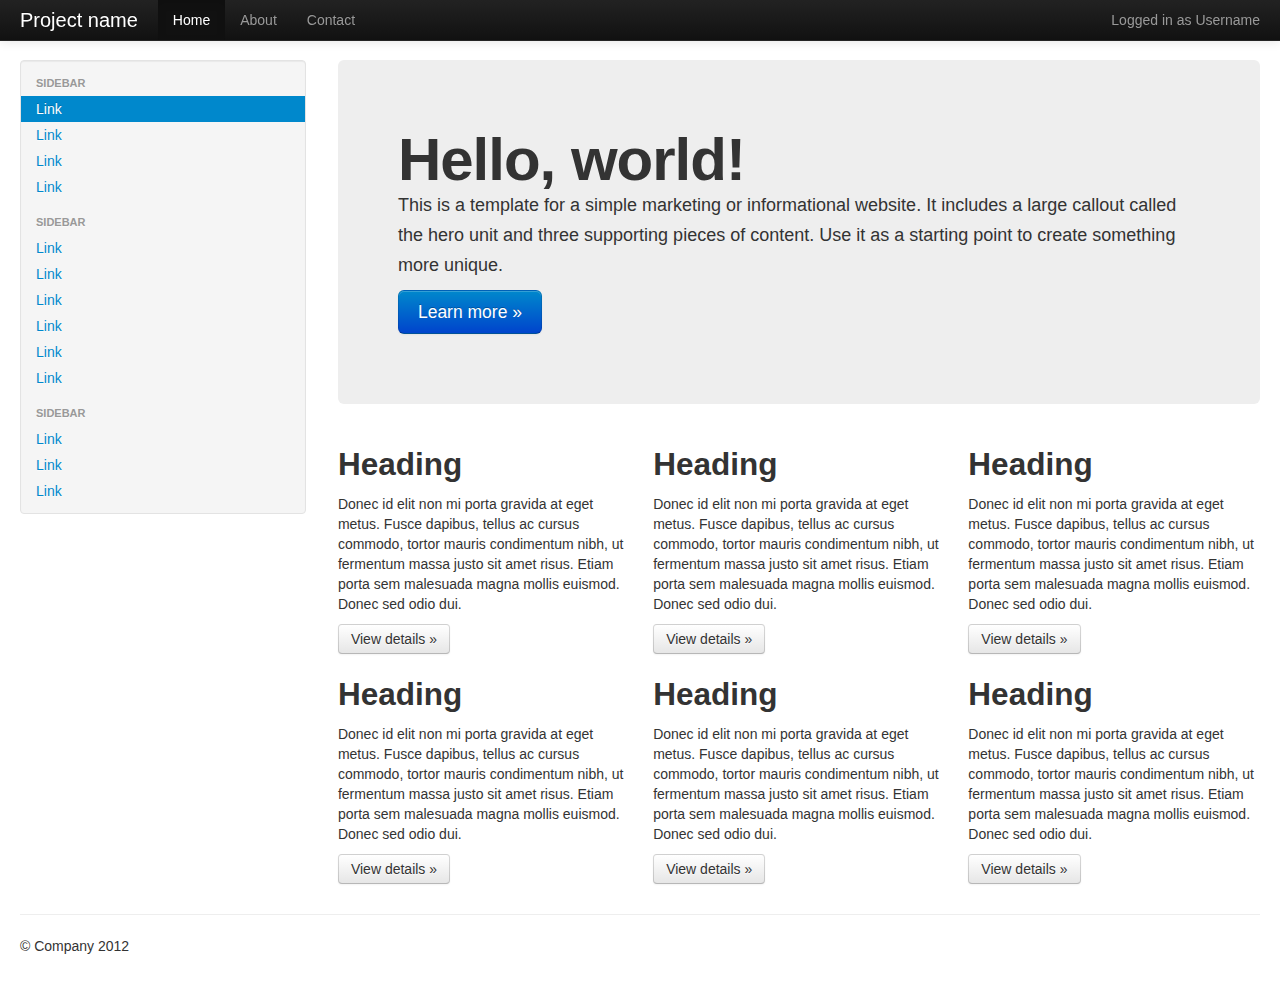
<file: docs/examples/fluid.html>
<!DOCTYPE html>
<html lang="en">
  <head>
    <meta charset="utf-8">
    <title>Bootstrap, from Twitter</title>
    <meta name="viewport" content="width=device-width, initial-scale=1.0">
    <meta name="description" content="">
    <meta name="author" content="">

    <!-- Le styles -->
    <link href="../assets/css/bootstrap.css" rel="stylesheet">
    <style type="text/css">
      body {
        padding-top: 60px;
        padding-bottom: 40px;
      }
      .sidebar-nav {
        padding: 9px 0;
      }
    </style>
    <link href="../assets/css/bootstrap-responsive.css" rel="stylesheet">

    <!-- HTML5 shim, for IE6-8 support of HTML5 elements -->
    <!--[if lt IE 9]>
      <script src="http://html5shim.googlecode.com/svn/trunk/html5.js"></script>
    <![endif]-->

    <!-- Fav and touch icons -->
    <link rel="apple-touch-icon-precomposed" sizes="144x144" href="../assets/ico/apple-touch-icon-144-precomposed.png">
    <link rel="apple-touch-icon-precomposed" sizes="114x114" href="../assets/ico/apple-touch-icon-114-precomposed.png">
      <link rel="apple-touch-icon-precomposed" sizes="72x72" href="../assets/ico/apple-touch-icon-72-precomposed.png">
                    <link rel="apple-touch-icon-precomposed" href="../assets/ico/apple-touch-icon-57-precomposed.png">
                                   <link rel="shortcut icon" href="../assets/ico/favicon.png">
  </head>

  <body>

    <div class="navbar navbar-inverse navbar-fixed-top">
      <div class="navbar-inner">
        <div class="container-fluid">
          <a class="btn btn-navbar" data-toggle="collapse" data-target=".nav-collapse">
            <span class="icon-bar"></span>
            <span class="icon-bar"></span>
            <span class="icon-bar"></span>
          </a>
          <a class="brand" href="#">Project name</a>
          <div class="nav-collapse collapse">
            <p class="navbar-text pull-right">
              Logged in as <a href="#" class="navbar-link">Username</a>
            </p>
            <ul class="nav">
              <li class="active"><a href="#">Home</a></li>
              <li><a href="#about">About</a></li>
              <li><a href="#contact">Contact</a></li>
            </ul>
          </div><!--/.nav-collapse -->
        </div>
      </div>
    </div>

    <div class="container-fluid">
      <div class="row-fluid">
        <div class="span3">
          <div class="well sidebar-nav">
            <ul class="nav nav-list">
              <li class="nav-header">Sidebar</li>
              <li class="active"><a href="#">Link</a></li>
              <li><a href="#">Link</a></li>
              <li><a href="#">Link</a></li>
              <li><a href="#">Link</a></li>
              <li class="nav-header">Sidebar</li>
              <li><a href="#">Link</a></li>
              <li><a href="#">Link</a></li>
              <li><a href="#">Link</a></li>
              <li><a href="#">Link</a></li>
              <li><a href="#">Link</a></li>
              <li><a href="#">Link</a></li>
              <li class="nav-header">Sidebar</li>
              <li><a href="#">Link</a></li>
              <li><a href="#">Link</a></li>
              <li><a href="#">Link</a></li>
            </ul>
          </div><!--/.well -->
        </div><!--/span-->
        <div class="span9">
          <div class="hero-unit">
            <h1>Hello, world!</h1>
            <p>This is a template for a simple marketing or informational website. It includes a large callout called the hero unit and three supporting pieces of content. Use it as a starting point to create something more unique.</p>
            <p><a class="btn btn-primary btn-large">Learn more &raquo;</a></p>
          </div>
          <div class="row-fluid">
            <div class="span4">
              <h2>Heading</h2>
              <p>Donec id elit non mi porta gravida at eget metus. Fusce dapibus, tellus ac cursus commodo, tortor mauris condimentum nibh, ut fermentum massa justo sit amet risus. Etiam porta sem malesuada magna mollis euismod. Donec sed odio dui. </p>
              <p><a class="btn" href="#">View details &raquo;</a></p>
            </div><!--/span-->
            <div class="span4">
              <h2>Heading</h2>
              <p>Donec id elit non mi porta gravida at eget metus. Fusce dapibus, tellus ac cursus commodo, tortor mauris condimentum nibh, ut fermentum massa justo sit amet risus. Etiam porta sem malesuada magna mollis euismod. Donec sed odio dui. </p>
              <p><a class="btn" href="#">View details &raquo;</a></p>
            </div><!--/span-->
            <div class="span4">
              <h2>Heading</h2>
              <p>Donec id elit non mi porta gravida at eget metus. Fusce dapibus, tellus ac cursus commodo, tortor mauris condimentum nibh, ut fermentum massa justo sit amet risus. Etiam porta sem malesuada magna mollis euismod. Donec sed odio dui. </p>
              <p><a class="btn" href="#">View details &raquo;</a></p>
            </div><!--/span-->
          </div><!--/row-->
          <div class="row-fluid">
            <div class="span4">
              <h2>Heading</h2>
              <p>Donec id elit non mi porta gravida at eget metus. Fusce dapibus, tellus ac cursus commodo, tortor mauris condimentum nibh, ut fermentum massa justo sit amet risus. Etiam porta sem malesuada magna mollis euismod. Donec sed odio dui. </p>
              <p><a class="btn" href="#">View details &raquo;</a></p>
            </div><!--/span-->
            <div class="span4">
              <h2>Heading</h2>
              <p>Donec id elit non mi porta gravida at eget metus. Fusce dapibus, tellus ac cursus commodo, tortor mauris condimentum nibh, ut fermentum massa justo sit amet risus. Etiam porta sem malesuada magna mollis euismod. Donec sed odio dui. </p>
              <p><a class="btn" href="#">View details &raquo;</a></p>
            </div><!--/span-->
            <div class="span4">
              <h2>Heading</h2>
              <p>Donec id elit non mi porta gravida at eget metus. Fusce dapibus, tellus ac cursus commodo, tortor mauris condimentum nibh, ut fermentum massa justo sit amet risus. Etiam porta sem malesuada magna mollis euismod. Donec sed odio dui. </p>
              <p><a class="btn" href="#">View details &raquo;</a></p>
            </div><!--/span-->
          </div><!--/row-->
        </div><!--/span-->
      </div><!--/row-->

      <hr>

      <footer>
        <p>&copy; Company 2012</p>
      </footer>

    </div><!--/.fluid-container-->

    <!-- Le javascript
    ================================================== -->
    <!-- Placed at the end of the document so the pages load faster -->
    <script src="../assets/js/jquery.js"></script>
    <script src="../assets/js/bootstrap-transition.js"></script>
    <script src="../assets/js/bootstrap-alert.js"></script>
    <script src="../assets/js/bootstrap-modal.js"></script>
    <script src="../assets/js/bootstrap-dropdown.js"></script>
    <script src="../assets/js/bootstrap-scrollspy.js"></script>
    <script src="../assets/js/bootstrap-tab.js"></script>
    <script src="../assets/js/bootstrap-tooltip.js"></script>
    <script src="../assets/js/bootstrap-popover.js"></script>
    <script src="../assets/js/bootstrap-button.js"></script>
    <script src="../assets/js/bootstrap-collapse.js"></script>
    <script src="../assets/js/bootstrap-carousel.js"></script>
    <script src="../assets/js/bootstrap-typeahead.js"></script>

  </body>
</html>
</file>
<file: css/style.css>
@import url(http://fonts.googleapis.com/css?family=Raleway:500,700);


body {
	padding: 30px;
	color: #fcf8ea;

font-family: 'Raleway', sans-serif;

-webkit-font-smoothing: antialiased;


  background-color: #660000;
  background-position: center center;
  background-repeat: no-repeat;
  
  /* Safari 4-5, Chrome 1-9 */
  background: -webkit-gradient(radial, center center, 0, center center, 460, from(#9C0606), to(#2F2727));
  
  /* Safari 5.1+, Chrome 10+ */
  background: -webkit-radial-gradient(circle, #9C0606, #660000);
  
  /* Firefox 3.6+ */ 
  background: -moz-radial-gradient(circle, #9C0606, #660000);
  
  /* IE 10 */ 
  background: -ms-radial-gradient(circle, #9C0606, #660000);
}


.container, .container-narrow {
  width: 320px;
  margin: 0px auto;
}

h4 {
  font-size: 30px;
  color: #F1B42F;
  line-height: 34px;

  margin-top: 20px;
}

p {
  font-size: 16px;
  text-align: justify;
  line-height: 22px;
}

/* Step 1 */

  .step1 .btn {
    margin: 10px 0px 20px;
  }

  .step1 .span {
  margin-bottom: 10px;
  }

  .step1 header {
    display: block;
    height: 230px;
    background: url(../img/logo.png);
    width: 100%;
    background-repeat: no-repeat;
    background-size: 100% auto;
  }

/* Step 2 */

.step2 header {
  display: block;
  height: 60px;
  background: url(../img/logo_short.png);
  width: 100%;
  background-repeat: no-repeat;
  background-size: 100% auto;
}

.step2 p {
  font-size: 16px;
  text-align: left;
  line-height: 22px;
}

.step2 h5 {
    font-size: 20px;
  color: #D44D13;
  line-height: 34px;
}

.step2 small {
  margin: 10px 0px;
  display: block;
}

/* Step 3 */

.step3 header {
  display: block;
  height: 60px;
  background: url(../img/logo_short.png);
  width: 100%;
  background-repeat: no-repeat;
  background-size: 100% auto;
}

.step3 table, .step3 td {
  color: #444;
  border: none;
}
</file>
<file: docs/assets/js/google-code-prettify/prettify.css>
.com { color: #93a1a1; }
.lit { color: #195f91; }
.pun, .opn, .clo { color: #93a1a1; }
.fun { color: #dc322f; }
.str, .atv { color: #D14; }
.kwd, .prettyprint .tag { color: #1e347b; }
.typ, .atn, .dec, .var { color: teal; }
.pln { color: #48484c; }

.prettyprint {
  padding: 8px;
  background-color: #f7f7f9;
  border: 1px solid #e1e1e8;
}
.prettyprint.linenums {
  -webkit-box-shadow: inset 40px 0 0 #fbfbfc, inset 41px 0 0 #ececf0;
     -moz-box-shadow: inset 40px 0 0 #fbfbfc, inset 41px 0 0 #ececf0;
          box-shadow: inset 40px 0 0 #fbfbfc, inset 41px 0 0 #ececf0;
}

/* Specify class=linenums on a pre to get line numbering */
ol.linenums {
  margin: 0 0 0 33px; /* IE indents via margin-left */
}
ol.linenums li {
  padding-left: 12px;
  color: #bebec5;
  line-height: 20px;
  text-shadow: 0 1px 0 #fff;
}
</file>
<file: docs/assets/css/docs.css>
/* Add additional stylesheets below
-------------------------------------------------- */
/*
  Bootstrap's documentation styles
  Special styles for presenting Bootstrap's documentation and examples
*/



/* Body and structure
-------------------------------------------------- */

body {
  position: relative;
  padding-top: 40px;
}

/* Code in headings */
h3 code {
  font-size: 14px;
  font-weight: normal;
}



/* Tweak navbar brand link to be super sleek
-------------------------------------------------- */

body > .navbar {
  font-size: 13px;
}

/* Change the docs' brand */
body > .navbar .brand {
  padding-right: 0;
  padding-left: 0;
  margin-left: 20px;
  float: right;
  font-weight: bold;
  color: #000;
  text-shadow: 0 1px 0 rgba(255,255,255,.1), 0 0 30px rgba(255,255,255,.125);
  -webkit-transition: all .2s linear;
     -moz-transition: all .2s linear;
          transition: all .2s linear;
}
body > .navbar .brand:hover {
  text-decoration: none;
  text-shadow: 0 1px 0 rgba(255,255,255,.1), 0 0 30px rgba(255,255,255,.4);
}


/* Sections
-------------------------------------------------- */

/* padding for in-page bookmarks and fixed navbar */
section {
  padding-top: 30px;
}
section > .page-header,
section > .lead {
  color: #5a5a5a;
}
section > ul li {
  margin-bottom: 5px;
}

/* Separators (hr) */
.bs-docs-separator {
  margin: 40px 0 39px;
}

/* Faded out hr */
hr.soften {
  height: 1px;
  margin: 70px 0;
  background-image: -webkit-linear-gradient(left, rgba(0,0,0,0), rgba(0,0,0,.1), rgba(0,0,0,0));
  background-image:    -moz-linear-gradient(left, rgba(0,0,0,0), rgba(0,0,0,.1), rgba(0,0,0,0));
  background-image:     -ms-linear-gradient(left, rgba(0,0,0,0), rgba(0,0,0,.1), rgba(0,0,0,0));
  background-image:      -o-linear-gradient(left, rgba(0,0,0,0), rgba(0,0,0,.1), rgba(0,0,0,0));
  border: 0;
}



/* Jumbotrons
-------------------------------------------------- */

/* Base class
------------------------- */
.jumbotron {
  position: relative;
  padding: 40px 0;
  color: #fff;
  text-align: center;
  text-shadow: 0 1px 3px rgba(0,0,0,.4), 0 0 30px rgba(0,0,0,.075);
  background: #020031; /* Old browsers */
  background: -moz-linear-gradient(45deg,  #020031 0%, #6d3353 100%); /* FF3.6+ */
  background: -webkit-gradient(linear, left bottom, right top, color-stop(0%,#020031), color-stop(100%,#6d3353)); /* Chrome,Safari4+ */
  background: -webkit-linear-gradient(45deg,  #020031 0%,#6d3353 100%); /* Chrome10+,Safari5.1+ */
  background: -o-linear-gradient(45deg,  #020031 0%,#6d3353 100%); /* Opera 11.10+ */
  background: -ms-linear-gradient(45deg,  #020031 0%,#6d3353 100%); /* IE10+ */
  background: linear-gradient(45deg,  #020031 0%,#6d3353 100%); /* W3C */
  filter: progid:DXImageTransform.Microsoft.gradient( startColorstr='#020031', endColorstr='#6d3353',GradientType=1 ); /* IE6-9 fallback on horizontal gradient */
  -webkit-box-shadow: inset 0 3px 7px rgba(0,0,0,.2), inset 0 -3px 7px rgba(0,0,0,.2);
     -moz-box-shadow: inset 0 3px 7px rgba(0,0,0,.2), inset 0 -3px 7px rgba(0,0,0,.2);
          box-shadow: inset 0 3px 7px rgba(0,0,0,.2), inset 0 -3px 7px rgba(0,0,0,.2);
}
.jumbotron h1 {
  font-size: 80px;
  font-weight: bold;
  letter-spacing: -1px;
  line-height: 1;
}
.jumbotron p {
  font-size: 24px;
  font-weight: 300;
  line-height: 1.25;
  margin-bottom: 30px;
}

/* Link styles (used on .masthead-links as well) */
.jumbotron a {
  color: #fff;
  color: rgba(255,255,255,.5);
  -webkit-transition: all .2s ease-in-out;
     -moz-transition: all .2s ease-in-out;
          transition: all .2s ease-in-out;
}
.jumbotron a:hover {
  color: #fff;
  text-shadow: 0 0 10px rgba(255,255,255,.25);
}

/* Download button */
.masthead .btn {
  padding: 19px 24px;
  font-size: 24px;
  font-weight: 200;
  color: #fff; /* redeclare to override the `.jumbotron a` */
  border: 0;
  -webkit-border-radius: 6px;
     -moz-border-radius: 6px;
          border-radius: 6px;
  -webkit-box-shadow: inset 0 1px 0 rgba(255,255,255,.1), 0 1px 5px rgba(0,0,0,.25);
     -moz-box-shadow: inset 0 1px 0 rgba(255,255,255,.1), 0 1px 5px rgba(0,0,0,.25);
          box-shadow: inset 0 1px 0 rgba(255,255,255,.1), 0 1px 5px rgba(0,0,0,.25);
  -webkit-transition: none;
     -moz-transition: none;
          transition: none;
}
.masthead .btn:hover {
  -webkit-box-shadow: inset 0 1px 0 rgba(255,255,255,.1), 0 1px 5px rgba(0,0,0,.25);
     -moz-box-shadow: inset 0 1px 0 rgba(255,255,255,.1), 0 1px 5px rgba(0,0,0,.25);
          box-shadow: inset 0 1px 0 rgba(255,255,255,.1), 0 1px 5px rgba(0,0,0,.25);
}
.masthead .btn:active {
  -webkit-box-shadow: inset 0 2px 4px rgba(0,0,0,.1), 0 1px 0 rgba(255,255,255,.1);
     -moz-box-shadow: inset 0 2px 4px rgba(0,0,0,.1), 0 1px 0 rgba(255,255,255,.1);
          box-shadow: inset 0 2px 4px rgba(0,0,0,.1), 0 1px 0 rgba(255,255,255,.1);
}


/* Pattern overlay
------------------------- */
.jumbotron .container {
  position: relative;
  z-index: 2;
}
.jumbotron:after {
  content: '';
  display: block;
  position: absolute;
  top: 0;
  right: 0;
  bottom: 0;
  left: 0;
  background: url(../img/bs-docs-masthead-pattern.png) repeat center center;
  opacity: .4;
}
@media
only screen and (-webkit-min-device-pixel-ratio: 2),
only screen and (   min--moz-device-pixel-ratio: 2),
only screen and (     -o-min-device-pixel-ratio: 2/1) {

  .jumbotron:after {
    background-size: 150px 150px;
  }

}

/* Masthead (docs home)
------------------------- */
.masthead {
  padding: 70px 0 80px;
  margin-bottom: 0;
  color: #fff;
}
.masthead h1 {
  font-size: 120px;
  line-height: 1;
  letter-spacing: -2px;
}
.masthead p {
  font-size: 40px;
  font-weight: 200;
  line-height: 1.25;
}

/* Textual links in masthead */
.masthead-links {
  margin: 0;
  list-style: none;
}
.masthead-links li {
  display: inline;
  padding: 0 10px;
  color: rgba(255,255,255,.25);
}

/* Social proof buttons from GitHub & Twitter */
.bs-docs-social {
  padding: 15px 0;
  text-align: center;
  background-color: #f5f5f5;
  border-top: 1px solid #fff;
  border-bottom: 1px solid #ddd;
}

/* Quick links on Home */
.bs-docs-social-buttons {
  margin-left: 0;
  margin-bottom: 0;
  padding-left: 0;
  list-style: none;
}
.bs-docs-social-buttons li {
  display: inline-block;
  padding: 5px 8px;
  line-height: 1;
  *display: inline;
  *zoom: 1;
}

/* Subhead (other pages)
------------------------- */
.subhead {
  text-align: left;
  border-bottom: 1px solid #ddd;
}
.subhead h1 {
  font-size: 60px;
}
.subhead p {
  margin-bottom: 20px;
}
.subhead .navbar {
  display: none;
}



/* Marketing section of Overview
-------------------------------------------------- */

.marketing {
  text-align: center;
  color: #5a5a5a;
}
.marketing h1 {
  margin: 60px 0 10px;
  font-size: 60px;
  font-weight: 200;
  line-height: 1;
  letter-spacing: -1px;
}
.marketing h2 {
  font-weight: 200;
  margin-bottom: 5px;
}
.marketing p {
  font-size: 16px;
  line-height: 1.5;
}
.marketing .marketing-byline {
  margin-bottom: 40px;
  font-size: 20px;
  font-weight: 300;
  line-height: 1.25;
  color: #999;
}
.marketing-img {
  display: block;
  margin: 0 auto 30px;
  max-height: 145px;
}



/* Footer
-------------------------------------------------- */

.footer {
  text-align: center;
  padding: 30px 0;
  margin-top: 70px;
  border-top: 1px solid #e5e5e5;
  background-color: #f5f5f5;
}
.footer p {
  margin-bottom: 0;
  color: #777;
}
.footer-links {
  margin: 10px 0;
}
.footer-links li {
  display: inline;
  padding: 0 2px;
}
.footer-links li:first-child {
  padding-left: 0;
}



/* Special grid styles
-------------------------------------------------- */

.show-grid {
  margin-top: 10px;
  margin-bottom: 20px;
}
.show-grid [class*="span"] {
  background-color: #eee;
  text-align: center;
  -webkit-border-radius: 3px;
     -moz-border-radius: 3px;
          border-radius: 3px;
  min-height: 40px;
  line-height: 40px;
}
.show-grid:hover [class*="span"] {
  background: #ddd;
}
.show-grid .show-grid {
  margin-top: 0;
  margin-bottom: 0;
}
.show-grid .show-grid [class*="span"] {
  margin-top: 5px;
}
.show-grid [class*="span"] [class*="span"] {
  background-color: #ccc;
}
.show-grid [class*="span"] [class*="span"] [class*="span"] {
  background-color: #999;
}



/* Mini layout previews
-------------------------------------------------- */
.mini-layout {
  border: 1px solid #ddd;
  -webkit-border-radius: 6px;
     -moz-border-radius: 6px;
          border-radius: 6px;
  -webkit-box-shadow: 0 1px 2px rgba(0,0,0,.075);
     -moz-box-shadow: 0 1px 2px rgba(0,0,0,.075);
          box-shadow: 0 1px 2px rgba(0,0,0,.075);
}
.mini-layout,
.mini-layout .mini-layout-body,
.mini-layout.fluid .mini-layout-sidebar {
  height: 300px;
}
.mini-layout {
  margin-bottom: 20px;
  padding: 9px;
}
.mini-layout div {
  -webkit-border-radius: 3px;
     -moz-border-radius: 3px;
          border-radius: 3px;
}
.mini-layout .mini-layout-body {
  background-color: #dceaf4;
  margin: 0 auto;
  width: 70%;
}
.mini-layout.fluid .mini-layout-sidebar,
.mini-layout.fluid .mini-layout-header,
.mini-layout.fluid .mini-layout-body {
  float: left;
}
.mini-layout.fluid .mini-layout-sidebar {
  background-color: #bbd8e9;
  width: 20%;
}
.mini-layout.fluid .mini-layout-body {
  width: 77.5%;
  margin-left: 2.5%;
}



/* Download page
-------------------------------------------------- */

.download .page-header {
  margin-top: 36px;
}
.page-header .toggle-all {
  margin-top: 5px;
}

/* Space out h3s when following a section */
.download h3 {
  margin-bottom: 5px;
}
.download-builder input + h3,
.download-builder .checkbox + h3 {
  margin-top: 9px;
}

/* Fields for variables */
.download-builder input[type=text] {
  margin-bottom: 9px;
  font-family: Menlo, Monaco, "Courier New", monospace;
  font-size: 12px;
  color: #d14;
}
.download-builder input[type=text]:focus {
  background-color: #fff;
}

/* Custom, larger checkbox labels */
.download .checkbox {
  padding: 6px 10px 6px 25px;
  font-size: 13px;
  line-height: 18px;
  color: #555;
  background-color: #f9f9f9;
  -webkit-border-radius: 3px;
     -moz-border-radius: 3px;
          border-radius: 3px;
  cursor: pointer;
}
.download .checkbox:hover {
  color: #333;
  background-color: #f5f5f5;
}
.download .checkbox small {
  font-size: 12px;
  color: #777;
}

/* Variables section */
#variables label {
  margin-bottom: 0;
}

/* Giant download button */
.download-btn {
  margin: 36px 0 108px;
}
#download p,
#download h4 {
  max-width: 50%;
  margin: 0 auto;
  color: #999;
  text-align: center;
}
#download h4 {
  margin-bottom: 0;
}
#download p {
  margin-bottom: 18px;
}
.download-btn .btn {
  display: block;
  width: auto;
  padding: 19px 24px;
  margin-bottom: 27px;
  font-size: 30px;
  line-height: 1;
  text-align: center;
  -webkit-border-radius: 6px;
     -moz-border-radius: 6px;
          border-radius: 6px;
}



/* Misc
-------------------------------------------------- */

/* Make tables spaced out a bit more */
h2 + table,
h3 + table,
h4 + table,
h2 + .row {
  margin-top: 5px;
}

/* Example sites showcase */
.example-sites {
  xmargin-left: 20px;
}
.example-sites img {
  max-width: 100%;
  margin: 0 auto;
}

.scrollspy-example {
  height: 200px;
  overflow: auto;
  position: relative;
}


/* Fake the :focus state to demo it */
.focused {
  border-color: rgba(82,168,236,.8);
  -webkit-box-shadow: inset 0 1px 3px rgba(0,0,0,.1), 0 0 8px rgba(82,168,236,.6);
     -moz-box-shadow: inset 0 1px 3px rgba(0,0,0,.1), 0 0 8px rgba(82,168,236,.6);
          box-shadow: inset 0 1px 3px rgba(0,0,0,.1), 0 0 8px rgba(82,168,236,.6);
  outline: 0;
}

/* For input sizes, make them display block */
.docs-input-sizes select,
.docs-input-sizes input[type=text] {
  display: block;
  margin-bottom: 9px;
}

/* Icons
------------------------- */
.the-icons {
  margin-left: 0;
  list-style: none;
}
.the-icons li {
  float: left;
  width: 25%;
  line-height: 25px;
}
.the-icons i:hover {
  background-color: rgba(255,0,0,.25);
}

/* Example page
------------------------- */
.bootstrap-examples p {
  font-size: 13px;
  line-height: 18px;
}
.bootstrap-examples .thumbnail {
  margin-bottom: 9px;
  background-color: #fff;
}



/* Bootstrap code examples
-------------------------------------------------- */

/* Base class */
.bs-docs-example {
  position: relative;
  margin: 15px 0;
  padding: 39px 19px 14px;
  *padding-top: 19px;
  background-color: #fff;
  border: 1px solid #ddd;
  -webkit-border-radius: 4px;
     -moz-border-radius: 4px;
          border-radius: 4px;
}

/* Echo out a label for the example */
.bs-docs-example:after {
  content: "Example";
  position: absolute;
  top: -1px;
  left: -1px;
  padding: 3px 7px;
  font-size: 12px;
  font-weight: bold;
  background-color: #f5f5f5;
  border: 1px solid #ddd;
  color: #9da0a4;
  -webkit-border-radius: 4px 0 4px 0;
     -moz-border-radius: 4px 0 4px 0;
          border-radius: 4px 0 4px 0;
}

/* Remove spacing between an example and it's code */
.bs-docs-example + .prettyprint {
  margin-top: -20px;
  padding-top: 15px;
}

/* Tweak examples
------------------------- */
.bs-docs-example > p:last-child {
  margin-bottom: 0;
}
.bs-docs-example .table,
.bs-docs-example .progress,
.bs-docs-example .well,
.bs-docs-example .alert,
.bs-docs-example .hero-unit,
.bs-docs-example .pagination,
.bs-docs-example .navbar,
.bs-docs-example > .nav,
.bs-docs-example blockquote {
  margin-bottom: 5px;
}
.bs-docs-example .pagination {
  margin-top: 0;
}
.bs-navbar-top-example,
.bs-navbar-bottom-example {
  z-index: 1;
  padding: 0;
  height: 90px;
  overflow: hidden; /* cut the drop shadows off */
}
.bs-navbar-top-example .navbar-fixed-top,
.bs-navbar-bottom-example .navbar-fixed-bottom {
  margin-left: 0;
  margin-right: 0;
}
.bs-navbar-top-example {
  -webkit-border-radius: 0 0 4px 4px;
     -moz-border-radius: 0 0 4px 4px;
          border-radius: 0 0 4px 4px;
}
.bs-navbar-top-example:after {
  top: auto;
  bottom: -1px;
  -webkit-border-radius: 0 4px 0 4px;
     -moz-border-radius: 0 4px 0 4px;
          border-radius: 0 4px 0 4px;
}
.bs-navbar-bottom-example {
  -webkit-border-radius: 4px 4px 0 0;
     -moz-border-radius: 4px 4px 0 0;
          border-radius: 4px 4px 0 0;
}
.bs-navbar-bottom-example .navbar {
  margin-bottom: 0;
}
form.bs-docs-example {
  padding-bottom: 19px;
}

/* Images */
.bs-docs-example-images img {
  margin: 10px;
  display: inline-block;
}

/* Tooltips */
.bs-docs-tooltip-examples {
  text-align: center;
  margin: 0 0 10px;
  list-style: none;
}
.bs-docs-tooltip-examples li {
  display: inline;
  padding: 0 10px;
}

/* Popovers */
.bs-docs-example-popover {
  padding-bottom: 24px;
  background-color: #f9f9f9;
}
.bs-docs-example-popover .popover {
  position: relative;
  display: block;
  float: left;
  width: 260px;
  margin: 20px;
}

/* Dropdowns */
.bs-docs-example-submenus {
  min-height: 180px;
}
.bs-docs-example-submenus > .pull-left + .pull-left {
  margin-left: 20px;
}
.bs-docs-example-submenus .dropup > .dropdown-menu,
.bs-docs-example-submenus .dropdown > .dropdown-menu {
  display: block;
  position: static;
  margin-bottom: 5px;
  *width: 180px;
}



/* Responsive docs
-------------------------------------------------- */

/* Utility classes table
------------------------- */
.responsive-utilities th small {
  display: block;
  font-weight: normal;
  color: #999;
}
.responsive-utilities tbody th {
  font-weight: normal;
}
.responsive-utilities td {
  text-align: center;
}
.responsive-utilities td.is-visible {
  color: #468847;
  background-color: #dff0d8 !important;
}
.responsive-utilities td.is-hidden {
  color: #ccc;
  background-color: #f9f9f9 !important;
}

/* Responsive tests
------------------------- */
.responsive-utilities-test {
  margin-top: 5px;
  margin-left: 0;
  list-style: none;
  overflow: hidden; /* clear floats */
}
.responsive-utilities-test li {
  position: relative;
  float: left;
  width: 25%;
  height: 43px;
  font-size: 14px;
  font-weight: bold;
  line-height: 43px;
  color: #999;
  text-align: center;
  border: 1px solid #ddd;
  -webkit-border-radius: 4px;
     -moz-border-radius: 4px;
          border-radius: 4px;
}
.responsive-utilities-test li + li {
  margin-left: 10px;
}
.responsive-utilities-test span {
  position: absolute;
  top:    -1px;
  left:   -1px;
  right:  -1px;
  bottom: -1px;
  -webkit-border-radius: 4px;
     -moz-border-radius: 4px;
          border-radius: 4px;
}
.responsive-utilities-test span {
  color: #468847;
  background-color: #dff0d8;
  border: 1px solid #d6e9c6;
}



/* Sidenav for Docs
-------------------------------------------------- */

.bs-docs-sidenav {
  width: 228px;
  margin: 30px 0 0;
  padding: 0;
  background-color: #fff;
  -webkit-border-radius: 6px;
     -moz-border-radius: 6px;
          border-radius: 6px;
  -webkit-box-shadow: 0 1px 4px rgba(0,0,0,.065);
     -moz-box-shadow: 0 1px 4px rgba(0,0,0,.065);
          box-shadow: 0 1px 4px rgba(0,0,0,.065);
}
.bs-docs-sidenav > li > a {
  display: block;
  width: 190px \9;
  margin: 0 0 -1px;
  padding: 8px 14px;
  border: 1px solid #e5e5e5;
}
.bs-docs-sidenav > li:first-child > a {
  -webkit-border-radius: 6px 6px 0 0;
     -moz-border-radius: 6px 6px 0 0;
          border-radius: 6px 6px 0 0;
}
.bs-docs-sidenav > li:last-child > a {
  -webkit-border-radius: 0 0 6px 6px;
     -moz-border-radius: 0 0 6px 6px;
          border-radius: 0 0 6px 6px;
}
.bs-docs-sidenav > .active > a {
  position: relative;
  z-index: 2;
  padding: 9px 15px;
  border: 0;
  text-shadow: 0 1px 0 rgba(0,0,0,.15);
  -webkit-box-shadow: inset 1px 0 0 rgba(0,0,0,.1), inset -1px 0 0 rgba(0,0,0,.1);
     -moz-box-shadow: inset 1px 0 0 rgba(0,0,0,.1), inset -1px 0 0 rgba(0,0,0,.1);
          box-shadow: inset 1px 0 0 rgba(0,0,0,.1), inset -1px 0 0 rgba(0,0,0,.1);
}
/* Chevrons */
.bs-docs-sidenav .icon-chevron-right {
  float: right;
  margin-top: 2px;
  margin-right: -6px;
  opacity: .25;
}
.bs-docs-sidenav > li > a:hover {
  background-color: #f5f5f5;
}
.bs-docs-sidenav a:hover .icon-chevron-right {
  opacity: .5;
}
.bs-docs-sidenav .active .icon-chevron-right,
.bs-docs-sidenav .active a:hover .icon-chevron-right {
  background-image: url(../img/glyphicons-halflings-white.png);
  opacity: 1;
}
.bs-docs-sidenav.affix {
  top: 40px;
}
.bs-docs-sidenav.affix-bottom {
  position: absolute;
  top: auto;
  bottom: 270px;
}




/* Responsive
-------------------------------------------------- */

/* Desktop large
------------------------- */
@media (min-width: 1200px) {
  .bs-docs-container {
    max-width: 970px;
  }
  .bs-docs-sidenav {
    width: 258px;
  }
  .bs-docs-sidenav > li > a {
    width: 230px \9; /* Override the previous IE8-9 hack */
  }
}

/* Desktop
------------------------- */
@media (max-width: 980px) {
  /* Unfloat brand */
  body > .navbar-fixed-top .brand {
    float: left;
    margin-left: 0;
    padding-left: 10px;
    padding-right: 10px;
  }

  /* Inline-block quick links for more spacing */
  .quick-links li {
    display: inline-block;
    margin: 5px;
  }

  /* When affixed, space properly */
  .bs-docs-sidenav {
    top: 0;
    width: 218px;
    margin-top: 30px;
    margin-right: 0;
  }
}

/* Tablet to desktop
------------------------- */
@media (min-width: 768px) and (max-width: 979px) {
  /* Remove any padding from the body */
  body {
    padding-top: 0;
  }
  /* Widen masthead and social buttons to fill body padding */
  .jumbotron {
    margin-top: -20px; /* Offset bottom margin on .navbar */
  }
  /* Adjust sidenav width */
  .bs-docs-sidenav {
    width: 166px;
    margin-top: 20px;
  }
  .bs-docs-sidenav.affix {
    top: 0;
  }
}

/* Tablet
------------------------- */
@media (max-width: 767px) {
  /* Remove any padding from the body */
  body {
    padding-top: 0;
  }

  /* Widen masthead and social buttons to fill body padding */
  .jumbotron {
    padding: 40px 20px;
    margin-top:   -20px; /* Offset bottom margin on .navbar */
    margin-right: -20px;
    margin-left:  -20px;
  }
  .masthead h1 {
    font-size: 90px;
  }
  .masthead p,
  .masthead .btn {
    font-size: 24px;
  }
  .marketing .span4 {
    margin-bottom: 40px;
  }
  .bs-docs-social {
    margin: 0 -20px;
  }

  /* Space out the show-grid examples */
  .show-grid [class*="span"] {
    margin-bottom: 5px;
  }

  /* Sidenav */
  .bs-docs-sidenav {
    width: auto;
    margin-bottom: 20px;
  }
  .bs-docs-sidenav.affix {
    position: static;
    width: auto;
    top: 0;
  }

  /* Unfloat the back to top link in footer */
  .footer {
    margin-left: -20px;
    margin-right: -20px;
    padding-left: 20px;
    padding-right: 20px;
  }
  .footer p {
    margin-bottom: 9px;
  }
}

/* Landscape phones
------------------------- */
@media (max-width: 480px) {
  /* Remove padding above jumbotron */
  body {
    padding-top: 0;
  }

  /* Change up some type stuff */
  h2 small {
    display: block;
  }

  /* Downsize the jumbotrons */
  .jumbotron h1 {
    font-size: 45px;
  }
  .jumbotron p,
  .jumbotron .btn {
    font-size: 18px;
  }
  .jumbotron .btn {
    display: block;
    margin: 0 auto;
  }

  /* center align subhead text like the masthead */
  .subhead h1,
  .subhead p {
    text-align: center;
  }

  /* Marketing on home */
  .marketing h1 {
    font-size: 30px;
  }
  .marketing-byline {
    font-size: 18px;
  }

  /* center example sites */
  .example-sites {
    margin-left: 0;
  }
  .example-sites > li {
    float: none;
    display: block;
    max-width: 280px;
    margin: 0 auto 18px;
    text-align: center;
  }
  .example-sites .thumbnail > img {
    max-width: 270px;
  }

  /* Do our best to make tables work in narrow viewports */
  table code {
    white-space: normal;
    word-wrap: break-word;
    word-break: break-all;
  }

  /* Examples: dropdowns */
  .bs-docs-example-submenus > .pull-left {
    float: none;
    clear: both;
  }
  .bs-docs-example-submenus > .pull-left,
  .bs-docs-example-submenus > .pull-left + .pull-left {
    margin-left: 0;
  }
  .bs-docs-example-submenus p {
    margin-bottom: 0;
  }
  .bs-docs-example-submenus .dropup > .dropdown-menu,
  .bs-docs-example-submenus .dropdown > .dropdown-menu {
    margin-bottom: 10px;
    float: none;
    max-width: 180px;
  }

  /* Examples: modal */
  .modal-example .modal {
    position: relative;
    top: auto;
    right: auto;
    bottom: auto;
    left: auto;
  }

  /* Tighten up footer */
  .footer {
    padding-top: 20px;
    padding-bottom: 20px;
  }
}
</file>
